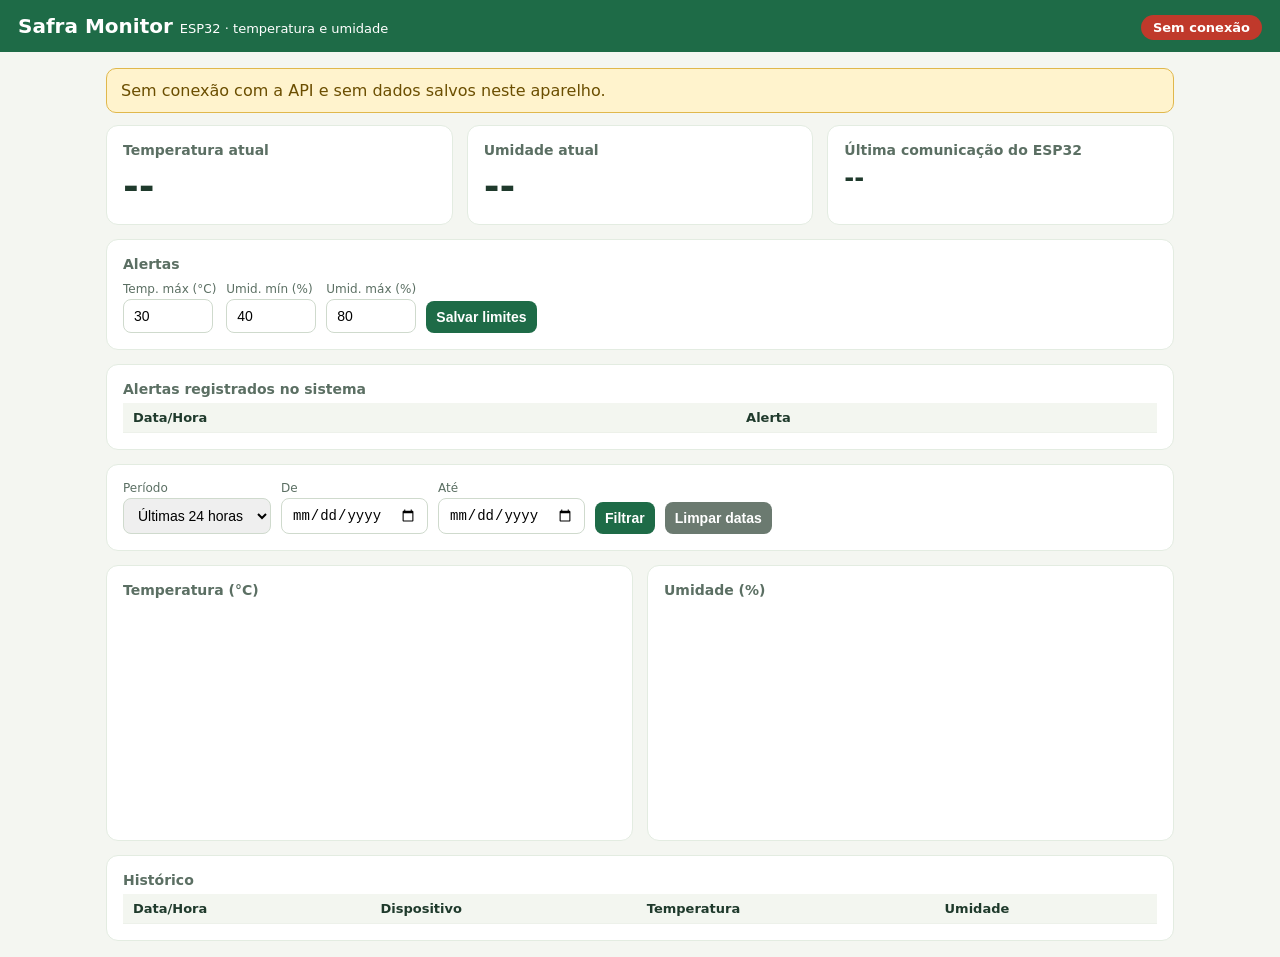
<file: Frontend/Monitor/index.html>
<!DOCTYPE html>
<html lang="pt-BR"><head><meta charset="utf-8">
<meta name="viewport" content="width=device-width, initial-scale=1">
<title>Safra Monitor</title>
<link rel="manifest" href="manifest.json"><meta name="theme-color" content="#1e6b47">
<link rel="icon" href="icon-192.png"><link rel="apple-touch-icon" href="icon-192.png">
<style>
*{box-sizing:border-box}body{margin:0;font-family:system-ui,Segoe UI,Arial,sans-serif;background:#f4f6f1;color:#1f3a2c}
header{background:#1e6b47;color:#fff;padding:14px 18px;display:flex;flex-wrap:wrap;gap:10px;align-items:center;justify-content:space-between}
h1{margin:0;font-size:20px}main{max-width:1100px;margin:0 auto;padding:16px}
.badge{padding:5px 12px;border-radius:99px;font-size:13px;font-weight:700;background:#888}
.on{background:#2e9e5b}.warn{background:#d98a00}.off{background:#c0392b}
#aviso{display:none;margin-bottom:12px;padding:12px 14px;border-radius:10px;background:#fff3cd;border:1px solid #e0b84c;color:#6b4e00}
.grid{display:grid;gap:14px;grid-template-columns:repeat(auto-fit,minmax(260px,1fr));margin-bottom:14px}
.card{background:#fff;border:1px solid #e3ece1;border-radius:12px;padding:16px}
.card h2{margin:0 0 6px;font-size:14px;color:#5b6f63}.val{font-size:38px;font-weight:800}.sub{font-size:12px;color:#6b7a70}
.alerta{border-color:#c0392b;background:#fdecea}.val.alerta-t{color:#c0392b}
#alertas .item{margin:6px 0;padding:8px 12px;border-radius:8px;background:#fdecea;color:#9b2c20;font-weight:600;font-size:14px}
#alertas .ok{background:#e8f5ec;color:#256b43}
canvas{width:100%;height:220px;display:block}
.filtros,.lim{display:flex;flex-wrap:wrap;gap:10px;align-items:end}
label{font-size:12px;color:#5b6f63;display:flex;flex-direction:column;gap:3px}
input,select,button{padding:8px 10px;border:1px solid #cfdacd;border-radius:8px;font-size:14px}
button{background:#1e6b47;color:#fff;border:0;cursor:pointer;font-weight:700}input[type=number]{width:90px}
.tab{max-height:320px;overflow:auto}table{width:100%;border-collapse:collapse;font-size:13px}
th,td{padding:7px 10px;border-bottom:1px solid #edf1ea;text-align:left}th{background:#f3f6f0;position:sticky;top:0}
</style></head><body>
<header><h1>Safra Monitor <small style="font-weight:400;font-size:13px">ESP32 · temperatura e umidade</small></h1>
<div><span id="badge" class="badge">Carregando…</span> <button id="inst" style="display:none">Instalar app</button></div></header>
<main>
<div id="aviso"></div>
<div class="grid">
 <div class="card" id="cT"><h2>Temperatura atual</h2><div class="val" id="vT">--</div><div class="sub" id="sT"></div></div>
 <div class="card" id="cU"><h2>Umidade atual</h2><div class="val" id="vU">--</div><div class="sub" id="sU"></div></div>
 <div class="card"><h2>Última comunicação do ESP32</h2><div class="val" style="font-size:24px" id="vC">--</div><div class="sub" id="sC"></div></div>
</div>
<div class="card" style="margin-bottom:14px"><h2>Alertas</h2><div id="alertas"></div>
 <div class="lim" style="margin-top:10px"><label>Temp. máx (°C)<input id="tmax" type="number" step="0.5"></label>
 <label>Umid. mín (%)<input id="umin" type="number"></label><label>Umid. máx (%)<input id="umax" type="number"></label>
 <button id="salvaLim">Salvar limites</button></div></div>
<div class="card" style="margin-bottom:14px"><h2>Alertas registrados no sistema <span class="sub" id="contA"></span></h2><div class="tab" style="max-height:200px"><table><thead><tr><th>Data/Hora</th><th>Alerta</th></tr></thead><tbody id="tbA"></tbody></table></div></div>
<div class="card" style="margin-bottom:14px"><div class="filtros">
 <label>Período<select id="per"><option value="24h">Últimas 24 horas</option><option value="7d">Últimos 7 dias</option><option value="30d">Últimos 30 dias</option></select></label>
 <label>De<input id="ini" type="date"></label><label>Até<input id="fim" type="date"></label>
 <button id="filtrar">Filtrar</button><button id="limpar" style="background:#6b7a70">Limpar datas</button></div></div>
<div class="grid"><div class="card"><h2>Temperatura (°C)</h2><canvas id="gT"></canvas></div>
<div class="card"><h2>Umidade (%)</h2><canvas id="gU"></canvas></div></div>
<div class="card"><h2>Histórico <span class="sub" id="cont"></span></h2><div class="tab"><table><thead><tr><th>Data/Hora</th><th>Dispositivo</th><th>Temperatura</th><th>Umidade</th></tr></thead><tbody id="tb"></tbody></table></div></div>
</main>
<script>
const API = location.port === "8000" ? "" : "http://" + (location.hostname || "127.0.0.1") + ":8000";
const $ = id => document.getElementById(id), LS = (k, v) => { try { if (v === undefined) return JSON.parse(localStorage.getItem(k)); localStorage.setItem(k, JSON.stringify(v)); } catch (e) { return null; } };
let lim = LS("limites") || { tmax: 30, umin: 40, umax: 80 }, dados = null;
["tmax", "umin", "umax"].forEach(k => $(k).value = lim[k]);

async function get(path) {
  const c = new AbortController(), t = setTimeout(() => c.abort(), 6000);
  try {
    const r = await fetch(API + path, { signal: c.signal });
    if (!r.ok) throw { status: r.status };
    return await r.json();
  } finally { clearTimeout(t); }
}
async function carregar() {
  const p = new URLSearchParams({ limite: 5000, ordem: "asc" });
  if ($("ini").value || $("fim").value) { if ($("ini").value) p.set("inicio", $("ini").value); if ($("fim").value) p.set("fim", $("fim").value); }
  else p.set("periodo", $("per").value);
  try {
    const [u, h, lm, a] = await Promise.all([get("/api/leituras/ultima").catch(e => e.status === 404 ? null : Promise.reject(e)), get("/api/leituras?" + p), get("/api/limites"), get("/api/alertas?limite=100")]);
    lim = { tmax: lm.temp_max, umin: lm.umid_min, umax: lm.umid_max }; LS("limites", lim);
    if (document.activeElement.tagName !== "INPUT") ["tmax", "umin", "umax"].forEach(k => $(k).value = lim[k]);
    dados = { u, h, a, salvoEm: new Date().toLocaleString("pt-BR") }; LS("cache", dados); desenhar(false);
  } catch (e) {
    const c = LS("cache");
    if (c) { dados = c; desenhar(true, e.status); } else { setBadge("Sem conexão", "off"); aviso(e.status === 401 ? "A API exige login. Defina LEITURAS_GET_PUBLICO=true no .env." : "Sem conexão com a API e sem dados salvos neste aparelho."); }
  }
}
function setBadge(t, c) { $("badge").textContent = t; $("badge").className = "badge " + c; }
function aviso(t) { $("aviso").style.display = t ? "block" : "none"; $("aviso").textContent = t || ""; }
function tempoAtras(s) { if (s == null) return "--"; if (s < 60) return s + " s"; if (s < 3600) return Math.floor(s / 60) + " min"; if (s < 86400) return Math.floor(s / 3600) + " h"; return Math.floor(s / 86400) + " dias"; }

function desenhar(offline, status) {
  const { u, h } = dados;
  if (offline) { setBadge("Offline · dados salvos", "off"); aviso(status === 401 ? "A API exige login. Mostrando dados salvos em " + dados.salvoEm + "." : "Sem conexão com a API. Estes dados foram salvos em " + dados.salvoEm + " e NÃO são medições em tempo real."); }
  else { aviso(""); setBadge(u && u.online ? "Online · ESP32 enviando" : "ESP32 sem comunicação", u && u.online ? "on" : "warn"); }
  const rot = offline ? "Última leitura salva (não é tempo real)" : "Leitura recebida";
  if (u) {
    $("vT").textContent = u.temperatura.toFixed(1) + " °C"; $("vU").textContent = u.umidade.toFixed(1) + " %";
    $("sT").textContent = $("sU").textContent = rot + " · " + u.data_hora_local;
    $("vC").textContent = offline ? u.data_hora_local : "há " + tempoAtras(u.segundos_desde_ultima);
    $("sC").textContent = (offline ? "Dispositivo " : "Dispositivo ") + u.device_id + (offline ? " · dado salvo" : (u.online ? " · online" : " · offline"));
  } else { $("vT").textContent = $("vU").textContent = $("vC").textContent = "--"; $("sT").textContent = $("sU").textContent = $("sC").textContent = "Nenhuma leitura registrada ainda."; }
  const av = [];
  if (u) {
    if (u.temperatura > lim.tmax) av.push("🌡️ Temperatura elevada: " + u.temperatura.toFixed(1) + " °C (máx. " + lim.tmax + " °C)");
    if (u.umidade < lim.umin) av.push("💧 Umidade baixa: " + u.umidade.toFixed(1) + " % (mín. " + lim.umin + " %)");
    if (u.umidade > lim.umax) av.push("💧 Umidade alta: " + u.umidade.toFixed(1) + " % (máx. " + lim.umax + " %)");
  }
  $("alertas").innerHTML = av.length ? av.map(a => '<div class="item">' + a + (offline ? " (dado salvo)" : "") + "</div>").join("") : '<div class="item ok">Tudo dentro dos limites.</div>';
  $("cT").classList.toggle("alerta", !!(u && u.temperatura > lim.tmax));
  $("cU").classList.toggle("alerta", !!(u && (u.umidade < lim.umin || u.umidade > lim.umax)));
  const L = h.leituras;
  grafico($("gT"), L.map(x => x.temperatura), L, "#d9534f"); grafico($("gU"), L.map(x => x.umidade), L, "#2b7bb9");
  $("cont").textContent = "(" + h.retornadas + " de " + h.total + " leituras no filtro)";
  const A = (dados.a && dados.a.alertas) || [];
  $("contA").textContent = "(" + (dados.a ? dados.a.total : 0) + " no total)";
  $("tbA").innerHTML = A.length ? A.map(x => "<tr><td>" + x.data_hora_local + "</td><td>" + x.mensagem + "</td></tr>").join("") : '<tr><td colspan="2">Nenhum alerta registrado.</td></tr>';
  $("tb").innerHTML = L.slice(-200).reverse().map(x => "<tr><td>" + x.data_hora_local + "</td><td>" + x.device_id + "</td><td>" + x.temperatura.toFixed(1) + " °C</td><td>" + x.umidade.toFixed(1) + " %</td></tr>").join("");
}
function grafico(cv, ys, L, cor) {
  const d = devicePixelRatio || 1, W = cv.width = cv.clientWidth * d, H = cv.height = cv.clientHeight * d, c = cv.getContext("2d");
  c.clearRect(0, 0, W, H); c.font = 12 * d + "px sans-serif"; c.fillStyle = "#6b7a70";
  if (ys.length < 2) { c.fillText("Dados insuficientes no período", 16 * d, H / 2); return; }
  let mn = Math.min(...ys), mx = Math.max(...ys); if (mx - mn < 2) { const m = (mx + mn) / 2; mn = m - 1; mx = m + 1; }
  const r = mx - mn, l = 44 * d, b = 24 * d, t = 10 * d;
  const X = i => l + i * (W - l - 10 * d) / (ys.length - 1), Y = y => H - b - (y - mn) / r * (H - b - t);
  c.strokeStyle = "#e3ece1"; c.lineWidth = 1; [mn, (mn + mx) / 2, mx].forEach(v => { c.beginPath(); c.moveTo(l, Y(v)); c.lineTo(W, Y(v)); c.stroke(); c.fillText(v.toFixed(1), 4 * d, Y(v) + 4 * d); });
  c.strokeStyle = cor; c.lineWidth = 2 * d; c.beginPath(); ys.forEach((y, i) => i ? c.lineTo(X(i), Y(y)) : c.moveTo(X(i), Y(y))); c.stroke();
  c.fillStyle = "#6b7a70"; c.fillText(L[0].data_hora_local, l, H - 6 * d); const f = L[L.length - 1].data_hora_local; c.fillText(f, W - c.measureText(f).width - 6 * d, H - 6 * d);
}
$("filtrar").onclick = carregar;
$("limpar").onclick = () => { $("ini").value = $("fim").value = ""; carregar(); };
$("per").onchange = () => { $("ini").value = $("fim").value = ""; carregar(); };
$("salvaLim").onclick = async () => {
  const n = { temp_max: +$("tmax").value, umid_min: +$("umin").value, umid_max: +$("umax").value };
  try {
    const r = await fetch(API + "/api/limites", { method: "PUT", headers: { "Content-Type": "application/json" }, body: JSON.stringify(n) });
    if (!r.ok) { const j = await r.json().catch(() => ({})); alert(typeof j.detail === "string" ? j.detail : "Limites inválidos."); return; }
    carregar();
  } catch (e) { alert("Sem conexão com a API: limites não salvos."); }
};
window.addEventListener("online", carregar); window.addEventListener("offline", () => { if (dados) desenhar(true); });
let ev; window.addEventListener("beforeinstallprompt", e => { e.preventDefault(); ev = e; $("inst").style.display = "inline-block"; });
$("inst").onclick = async () => { if (ev) { ev.prompt(); ev = null; $("inst").style.display = "none"; } };
if ("serviceWorker" in navigator) navigator.serviceWorker.register("sw.js").catch(() => {});
carregar(); setInterval(carregar, 15000); window.addEventListener("resize", () => dados && desenhar(!navigator.onLine));
</script></body></html>
</file>
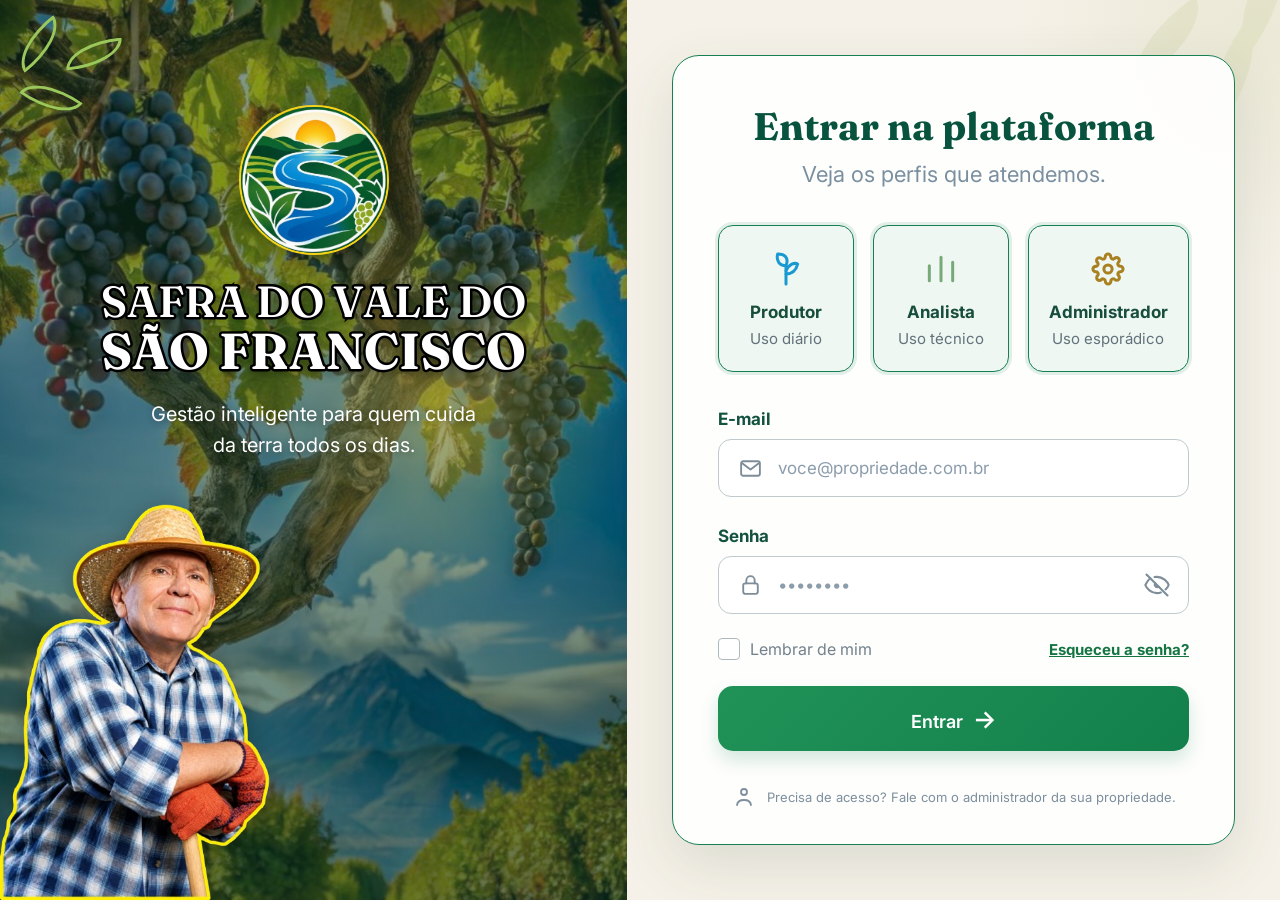
<file: Frontend/ADM/adm.html>
<!DOCTYPE html>
<html lang="pt-BR">
<head>
  <meta charset="UTF-8">
  <meta name="viewport" content="width=device-width, initial-scale=1.0">
  <title>Safra — ADM</title>
  <link rel="preconnect" href="https://fonts.googleapis.com">
  <link rel="preconnect" href="https://fonts.gstatic.com" crossorigin>
  <link href="https://fonts.googleapis.com/css2?family=Fraunces:opsz,wght@9..144,400;9..144,500;9..144,600;9..144,700&family=Inter:wght@400;500;600;700&display=swap" rel="stylesheet">
  <link rel="stylesheet" href="adm.css">
  <link rel="stylesheet" href="../tema.css">
</head>
<body data-pagina-padrao="adm.inicial">

  <!-- =====================================================================
       COMPONENTES COMPARTILHADOS
       O menu lateral e a barra do topo são escritos UMA vez só, aqui.
       O Frontend/comum.js copia estes modelos para dentro de cada tela
       (veja os espaços data-componente="sidebar" / "topbar" nas telas).
       Para mudar o menu ou a barra do topo, edite só os modelos abaixo.
       ===================================================================== -->
  <template id="tpl-sidebar">
    <div class="logo-area">
    <img alt="Logo Safra" class="logo-img" src="/Frontend/Login/img/logotipo-menu.png"/>
    <div class="logo-text">
    <h2>Safra</h2>
    <span>Vale do São Francisco</span>
    </div>
    </div>
    <nav class="menu">
    <a class="menu-item" href="#adm.inicial">
    <span class="icone"><svg class="ico" viewBox="0 0 24 24" fill="none" stroke="currentColor" stroke-width="1.8" stroke-linecap="round" stroke-linejoin="round" aria-hidden="true"><path d="M3 11.5 12 4l9 7.5"/><path d="M5.5 10v10h13V10"/><path d="M10 20v-5.5h4V20"/></svg></span>
    <span>Inicial</span>
    </a>
    <a class="menu-item" href="#adm.usuarios">
    <span class="icone"><svg class="ico" viewBox="0 0 24 24" fill="none" stroke="currentColor" stroke-width="1.8" stroke-linecap="round" stroke-linejoin="round" aria-hidden="true"><circle cx="9" cy="8" r="3.5"/><path d="M2.5 20a6.5 6.5 0 0 1 13 0"/><path d="M16 4.7a3.5 3.5 0 0 1 0 6.6M18.5 14.2a6.5 6.5 0 0 1 3 5.8"/></svg></span>
    <span>Usuários</span>
    </a>
    <a class="menu-item" href="#adm.permissoes">
    <span class="icone"><svg class="ico" viewBox="0 0 24 24" fill="none" stroke="currentColor" stroke-width="1.8" stroke-linecap="round" stroke-linejoin="round" aria-hidden="true"><path d="M12 3l8 3v6c0 4.8-3.4 8-8 9-4.6-1-8-4.2-8-9V6z"/><path d="M9 12l2 2 4-4"/></svg></span>
    <span>Permissões</span>
    </a>
    <a class="menu-item" href="#adm.dados">
    <span class="icone"><svg class="ico" viewBox="0 0 24 24" fill="none" stroke="currentColor" stroke-width="1.8" stroke-linecap="round" stroke-linejoin="round" aria-hidden="true"><ellipse cx="12" cy="5.5" rx="8" ry="3"/><path d="M4 5.5v13c0 1.7 3.6 3 8 3s8-1.3 8-3v-13"/><path d="M4 12c0 1.7 3.6 3 8 3s8-1.3 8-3"/></svg></span>
    <span>Dados</span>
    </a>
    <a class="menu-item" href="#adm.logs">
    <span class="icone"><svg class="ico" viewBox="0 0 24 24" fill="none" stroke="currentColor" stroke-width="1.8" stroke-linecap="round" stroke-linejoin="round" aria-hidden="true"><path d="M8 6h13M8 12h13M8 18h13M3.5 6v.01M3.5 12v.01M3.5 18v.01"/></svg></span>
    <span>Logs do sistema</span>
    </a>
    <a class="menu-item" href="#adm.relatorios">
    <span class="icone"><svg class="ico" viewBox="0 0 24 24" fill="none" stroke="currentColor" stroke-width="1.8" stroke-linecap="round" stroke-linejoin="round" aria-hidden="true"><path d="M14 3H6.5v18h11V6.5z"/><path d="M14 3v3.5h3.5M9.5 12h5M9.5 16h5"/></svg></span>
    <span>Relatórios</span>
    </a>
    <a class="menu-item alerta-menu" href="#adm.alertas">
    <span class="icone"><svg class="ico" viewBox="0 0 24 24" fill="none" stroke="currentColor" stroke-width="1.8" stroke-linecap="round" stroke-linejoin="round" aria-hidden="true"><path d="M6 9a6 6 0 0 1 12 0c0 6.5 2.5 8 2.5 8h-17S6 15.5 6 9"/><path d="M10.2 20.5a2 2 0 0 0 3.6 0"/></svg></span>
    <span>Alertas</span>
    <span class="badge" style="display:none">0</span>
    </a>
    <a class="menu-item" href="#adm.configuracoes">
    <span class="icone"><svg class="ico" viewBox="0 0 24 24" fill="none" stroke="currentColor" stroke-width="1.8" stroke-linecap="round" stroke-linejoin="round" aria-hidden="true"><path d="M4 6h9M17 6h3M4 12h3M11 12h9M4 18h11M19 18h1"/><circle cx="15" cy="6" r="2"/><circle cx="9" cy="12" r="2"/><circle cx="17" cy="18" r="2"/></svg></span>
    <span>Configurações</span>
    </a>
    </nav>
    <div class="sidebar-bottom">
    <a class="menu-item sair" href="#">
    <span class="icone"><svg class="ico" viewBox="0 0 24 24" fill="none" stroke="currentColor" stroke-width="1.8" stroke-linecap="round" stroke-linejoin="round" aria-hidden="true"><path d="M9 21H5V3h4"/><path d="M16 16.5l4.5-4.5L16 7.5M20.5 12H9"/></svg></span>
    <span>Sair</span>
    </a>
    </div>
  </template>

  <template id="tpl-topbar">
    <div class="tb-conta">
    <button type="button" class="tb-sino" aria-label="Notificações"><svg class="ico" viewBox="0 0 24 24" fill="none" stroke="currentColor" stroke-width="1.8" stroke-linecap="round" stroke-linejoin="round" aria-hidden="true"><path d="M6 9a6 6 0 0 1 12 0c0 6.5 2.5 8 2.5 8h-17S6 15.5 6 9"/><path d="M10.2 20.5a2 2 0 0 0 3.6 0"/></svg><span class="tb-badge" style="display:none">0</span></button>
    <div class="tb-usuario" tabindex="0" role="button" aria-label="Conta de Júnior Fernandez">
    <span class="tb-avatar">JF</span>
    <span class="tb-dados"><strong>Júnior Fernandez</strong><small>Administrador do Sistema</small></span>
    <svg class="ico tb-seta" viewBox="0 0 24 24" fill="none" stroke="currentColor" stroke-width="1.8" stroke-linecap="round" stroke-linejoin="round" aria-hidden="true"><path d="M6 9l6 6 6-6"/></svg>
    </div>
    </div>
    <label class="tb-busca"><svg class="ico" viewBox="0 0 24 24" fill="none" stroke="currentColor" stroke-width="1.8" stroke-linecap="round" stroke-linejoin="round" aria-hidden="true"><circle cx="11" cy="11" r="7"/><path d="M20.5 20.5L16 16"/></svg><input type="text"/></label>
  </template>

<section class="safra-page" id="adm.alertas" data-page-title="Alertas | Safra">

<!-- SIDEBAR -->
<aside class="sidebar" data-componente="sidebar"></aside>
<!-- CONTEÚDO -->
<main class="conteudo">
<!-- TOPBAR -->
<header class="topbar tb" data-componente="topbar" data-busca="Buscar alerta..."></header>
<!-- CABEÇALHO -->
<section class="cabecalho">
<div>
<h1>
                    Alertas
                </h1>
<p>
                    Acompanhe alertas e situações que precisam de atenção no sistema Safra.
                </p>
</div>
<button class="btn-marcar" id="btnMarcarTodos">
                <svg class="ico ico-inline" viewBox="0 0 24 24" fill="none" stroke="currentColor" stroke-width="1.8" stroke-linecap="round" stroke-linejoin="round" aria-hidden="true"><path d="M5 12.5l4.5 4.5L19 7"/></svg> Marcar todos como lidos
            </button>
</section>
<!-- STATUS -->
<section class="status">
<div class="status-icone"><svg class="ico" viewBox="0 0 24 24" fill="none" stroke="currentColor" stroke-width="1.8" stroke-linecap="round" stroke-linejoin="round" aria-hidden="true"><circle cx="12" cy="12" r="9"/><path d="M12 7.5v5.5M12 16.5v.01"/></svg></div>
<div class="status-texto">
<strong data-alertas="status-titulo">Carregando alertas…</strong>
<span data-alertas="status-texto">Consultando as fontes.</span>
</div>
<small>
                Atualizado <span data-alertas="atualizado">—</span>
            </small>
</section>
<!-- CARDS -->
<section class="cards">
<div class="card">
<div class="card-icone vermelho"><svg class="ico" viewBox="0 0 24 24" fill="none" stroke="currentColor" stroke-width="1.8" stroke-linecap="round" stroke-linejoin="round" aria-hidden="true"><circle cx="12" cy="12" r="9"/><path d="M12 7.5v5.5M12 16.5v.01"/></svg></div>
<div class="card-info">
<span>
                        Alertas urgentes
                    </span>
<strong data-alertas="urgentes">—</strong>
<small data-alertas="urgentes-sub">Requer atenção imediata</small>
</div>
</div>
<div class="card">
<div class="card-icone amarelo"><svg class="ico" viewBox="0 0 24 24" fill="none" stroke="currentColor" stroke-width="1.8" stroke-linecap="round" stroke-linejoin="round" aria-hidden="true"><path d="M12 3.5L2.5 20h19z"/><path d="M12 10v4.5M12 17.5v.01"/></svg></div>
<div class="card-info">
<span>
                        Atenção
                    </span>
<strong data-alertas="atencao">—</strong>
<small data-alertas="atencao-sub">Precisam ser analisados</small>
</div>
</div>
<div class="card">
<div class="card-icone azul"><svg class="ico" viewBox="0 0 24 24" fill="none" stroke="currentColor" stroke-width="1.8" stroke-linecap="round" stroke-linejoin="round" aria-hidden="true"><circle cx="12" cy="12" r="9"/><path d="M12 11v5.5M12 7.5v.01"/></svg></div>
<div class="card-info">
<span>
                        Informativos
                    </span>
<strong data-alertas="informativos">—</strong>
<small data-alertas="informativos-sub">Novas informações</small>
</div>
</div>
<div class="card">
<div class="card-icone roxo"><svg class="ico" viewBox="0 0 24 24" fill="none" stroke="currentColor" stroke-width="1.8" stroke-linecap="round" stroke-linejoin="round" aria-hidden="true"><path d="M5 9h14M5 15h14M10 4L8 20M16 4l-2 16"/></svg></div>
<div class="card-info">
<span>
                        Total de alertas
                    </span>
<strong data-alertas="total-card">—</strong>
<small data-alertas="total-sub">Ativos agora</small>
</div>
</div>
</section>
<!-- FILTROS -->
<section class="painel filtros-painel">
<div class="painel-header">
<div>
<h2>
                        Filtros
                    </h2>
<span>
                        Encontre alertas específicos do sistema
                    </span>
</div>
</div>
<div class="filtros">
<div class="campo">
<label>
                        Buscar
                    </label>
<div class="campo-input">
<span><svg class="ico ico-inline" viewBox="0 0 24 24" fill="none" stroke="currentColor" stroke-width="1.8" stroke-linecap="round" stroke-linejoin="round" aria-hidden="true"><circle cx="11" cy="11" r="7"/><path d="M20.5 20.5L16 16"/></svg></span>
<input id="buscaAlerta" placeholder="Buscar por alerta..." type="text"/>
</div>
</div>
<div class="campo">
<label>
                        Prioridade
                    </label>
<select id="prioridade">
<option>
                            Todas as prioridades
                        </option>
<option>
                            Urgente
                        </option>
<option>
                            Atenção
                        </option>
<option>
                            Informativo
                        </option>
</select>
</div>
<div class="campo">
<label>
                        Status
                    </label>
<select id="status">
<option>
                            Todos os status
                        </option>
<option>
                            Não lido
                        </option>
<option>
                            Lido
                        </option>
</select>
</div>
<button class="btn-filtrar" id="btnFiltrarAlertas">
                    Filtrar
                </button>
</div>
</section>
<!-- LISTA DE ALERTAS -->
<section class="painel">
<div class="painel-header">
<div>
<h2>
                        Alertas recentes
                    </h2>
<span>
                        Últimas ocorrências registradas no sistema
                    </span>
</div>
<strong class="total" data-alertas="total">—</strong>
</div>
<div class="alertas-lista" data-alertas="lista"></div>
</section>

<!-- FOOTER -->
<footer>
<span>
                Safra • Vale do São Francisco
            </span>
<span>
                Sistema atualizado
            </span>
</footer>
</main>

</section>
<section class="safra-page" id="adm.configuracoes" data-config-page style="display:none" data-page-title="Configurações | Safra">

<!-- =========================
         SIDEBAR
    ========================== -->
<aside class="sidebar" data-componente="sidebar"></aside>
<!-- =========================
         CONTEÚDO
    ========================== -->
<main class="conteudo">
<!-- TOPBAR -->
<header class="topbar tb" data-componente="topbar" data-busca="Buscar configuração..."></header>
<!-- CABEÇALHO -->
<section class="cabecalho">
<div class="titulo-area">
<div class="titulo-icone"><svg class="ico" viewBox="0 0 24 24" fill="none" stroke="currentColor" stroke-width="1.8" stroke-linecap="round" stroke-linejoin="round" aria-hidden="true"><path d="M4 6h9M17 6h3M4 12h3M11 12h9M4 18h11M19 18h1"/><circle cx="15" cy="6" r="2"/><circle cx="9" cy="12" r="2"/><circle cx="17" cy="18" r="2"/></svg></div>
<div>
<h1>Configurações</h1>
<p>
                        Gerencie suas informações, preferências e configurações da conta.
                    </p>
</div>
</div>
<button class="btn-principal" type="button" data-config="salvar">
                <svg class="ico ico-inline" viewBox="0 0 24 24" fill="none" stroke="currentColor" stroke-width="1.8" stroke-linecap="round" stroke-linejoin="round" aria-hidden="true"><path d="M5 12.5l4.5 4.5L19 7"/></svg> Salvar alterações
            </button>
</section>
<!-- =========================
             PERFIL
        ========================== -->
<section class="config-card">
<div class="config-titulo">
<div class="config-icone verde"><svg class="ico" viewBox="0 0 24 24" fill="none" stroke="currentColor" stroke-width="1.8" stroke-linecap="round" stroke-linejoin="round" aria-hidden="true"><circle cx="12" cy="8" r="4"/><path d="M4.5 21a7.5 7.5 0 0 1 15 0"/></svg></div>
<div>
<h2>Meu perfil</h2>
<p>
                        Atualize suas informações pessoais e dados de acesso.
                    </p>
</div>
</div>
<div class="perfil-area">
<div class="perfil-avatar" data-config="avatar">JP</div>
<div class="perfil-dados">
<strong data-config="nome-exibido">João Silva</strong>
<span data-config="perfil-exibido">Produtor</span>
<button class="btn-foto" type="button" data-config="alterar-foto">
                        Alterar foto
                    </button>
</div>
</div>
<div class="form-grid">
<div class="campo">
<label>Nome completo</label>
<input type="text" data-config="nome" value="" autocomplete="name"/>
</div>
<div class="campo">
<label>E-mail</label>
<input type="email" data-config="email" value="" autocomplete="email"/>
</div>
<div class="campo">
<label>Telefone</label>
<input type="text" data-config="telefone" value="" placeholder="(00) 00000-0000" inputmode="tel" autocomplete="tel"/>
</div>
<div class="campo">
<label>Tipo de usuário</label>
<input disabled="" type="text" data-config="tipo" value="Produtor"/>
</div>
</div>
</section>
<!-- =========================
             NOTIFICAÇÕES
        ========================== -->
<section class="config-card">
<div class="config-titulo">
<div class="config-icone amarelo"><svg class="ico" viewBox="0 0 24 24" fill="none" stroke="currentColor" stroke-width="1.8" stroke-linecap="round" stroke-linejoin="round" aria-hidden="true"><path d="M6 9a6 6 0 0 1 12 0c0 6.5 2.5 8 2.5 8h-17S6 15.5 6 9"/><path d="M10.2 20.5a2 2 0 0 0 3.6 0"/></svg></div>
<div>
<h2>Notificações</h2>
<p>
                        Escolha quais avisos deseja receber da plataforma.
                    </p>
</div>
</div>
<div class="opcoes">
<div class="opcao">
<div>
<strong>Segurança e acessos</strong>
<span>
Falhas de login e acessos suspeitos ao sistema.
</span>
</div>
<label class="switch">
<input data-pref="notif_producao" checked="" type="checkbox"/>
<span class="slider"></span>
</label>
</div>
<div class="opcao">
<div>
<strong>Condições climáticas</strong>
<span>
Calor, frio, chuva e outros avisos do Open-Meteo para a região.
</span>
</div>
<label class="switch">
<input data-pref="notif_clima" checked="" type="checkbox"/>
<span class="slider"></span>
</label>
</div>
<div class="opcao">
<div>
<strong>Fontes de dados e sistema</strong>
<span>
Sensor ESP32, banco de dados, ThingSpeak e qualidade dos dados.
</span>
</div>
<label class="switch">
<input data-pref="notif_exportacao" checked="" type="checkbox"/>
<span class="slider"></span>
</label>
</div>
<div class="opcao">
<div>
<strong>Usuários e contas</strong>
<span>
Cadastros, alterações e usuários que ainda não acessaram o sistema.
</span>
</div>
<label class="switch">
<input data-pref="notif_relatorios" type="checkbox"/>
<span class="slider"></span>
</label>
</div>
</div>
</section>
<!-- =========================
             SEGURANÇA
        ========================== -->
<section class="config-card">
<div class="config-titulo">
<div class="config-icone roxo"><svg class="ico" viewBox="0 0 24 24" fill="none" stroke="currentColor" stroke-width="1.8" stroke-linecap="round" stroke-linejoin="round" aria-hidden="true"><rect x="5" y="11" width="14" height="9.5" rx="2"/><path d="M8 11V8a4 4 0 0 1 8 0v3"/></svg></div>
<div>
<h2>Segurança</h2>
<p>
                        Gerencie sua senha e mantenha sua conta protegida.
                    </p>
</div>
</div>
<div class="seguranca">
<div class="seguranca-info">
<div class="seguranca-icon"><svg class="ico" viewBox="0 0 24 24" fill="none" stroke="currentColor" stroke-width="1.8" stroke-linecap="round" stroke-linejoin="round" aria-hidden="true"><circle cx="8" cy="15" r="4"/><path d="M11 12l9-9M16 7l3 3"/></svg></div>
<div>
<strong>Senha</strong>
<span data-config="senha-info">Última alteração há 30 dias</span>
</div>
</div>
<button class="btn-secundario" type="button" data-config="alterar-senha">Alterar senha</button>
</div>
<div class="seguranca">
<div class="seguranca-info">
<div class="seguranca-icon"><svg class="ico" viewBox="0 0 24 24" fill="none" stroke="currentColor" stroke-width="1.8" stroke-linecap="round" stroke-linejoin="round" aria-hidden="true"><path d="M12 3l8 3v6c0 4.8-3.4 8-8 9-4.6-1-8-4.2-8-9V6z"/><path d="M9 12l2 2 4-4"/></svg></div>
<div>
<strong>Autenticação em duas etapas</strong>
<span>
                            Adicione uma camada extra de segurança à sua conta.
                        </span>
</div>
</div>
<label class="switch">
<input data-pref="autenticacao_2fa" type="checkbox"/>
<span class="slider"></span>
</label>
</div>
</section>
<!-- =========================
             ZONA DA CONTA
        ========================== -->
<section class="config-card conta">
<div>
<h2>Conta</h2>
<p>
                    Ações relacionadas à sua conta no sistema.
                </p>
</div>
<button class="btn-sair" type="button" data-config="sair">
                Sair da conta
            </button>
</section>
<div class="rodape">
<span>
                Safra • Vale do São Francisco
            </span>
<span>
                Última sincronização: <span data-ts="sync">há 15 segundos</span>
            </span>
</div>
</main>
</section>
<section class="safra-page" id="adm.dados" data-page-title="Dados | Safra" style="display:none">

<!-- SIDEBAR -->
<aside class="sidebar" data-componente="sidebar"></aside>
<!-- CONTEÚDO PRINCIPAL -->
<main class="conteudo">
<!-- TOPBAR -->
<header class="topbar tb" data-componente="topbar" data-busca="Buscar dado..."></header>
<!-- CABEÇALHO -->
<section class="cabecalho">
<div>
<h1>Dados</h1>
<p>
                    Monitore a qualidade, processamento e atualização dos dados da Safra.
                </p>
</div>
<button class="btn-atualizar" id="btnAtualizar">
                <svg class="ico ico-inline" viewBox="0 0 24 24" fill="none" stroke="currentColor" stroke-width="1.8" stroke-linecap="round" stroke-linejoin="round" aria-hidden="true"><path d="M20 11a8 8 0 0 0-14.5-3.5L4 9"/><path d="M4 4v5h5"/><path d="M4 13a8 8 0 0 0 14.5 3.5L20 15"/><path d="M20 20v-5h-5"/></svg> Atualizar dados
            </button>
</section>
<!-- STATUS DOS DADOS -->
<section class="status">
<div class="status-icone"><svg class="ico" viewBox="0 0 24 24" fill="none" stroke="currentColor" stroke-width="1.8" stroke-linecap="round" stroke-linejoin="round" aria-hidden="true"><path d="M5 12.5l4.5 4.5L19 7"/></svg></div>
<div class="status-texto">
<strong data-dados="status-titulo">Carregando dados…</strong>
<span data-dados="status-texto">Consultando as fontes de dados.</span>
</div>
<small>
                Atualizado <span data-dados="atualizado">—</span>
            </small>
</section>
<!-- CARDS -->
<section class="cards">
<div class="card">
<div class="card-icone verde"><svg class="ico" viewBox="0 0 24 24" fill="none" stroke="currentColor" stroke-width="1.8" stroke-linecap="round" stroke-linejoin="round" aria-hidden="true"><rect x="6" y="6" width="12" height="12" rx="2"/><rect x="9.5" y="9.5" width="5" height="5" rx="1"/><path d="M9 2.5v3.5M15 2.5v3.5M9 18v3.5M15 18v3.5M2.5 9H6M2.5 15H6M18 9h3.5M18 15h3.5"/></svg></div>
<div class="card-info">
<span>
                        Dados processados
                    </span>
<strong data-dados="processados">—</strong>
<small data-dados="processados-sub">Últimas 24 horas</small>
</div>
</div>
<div class="card">
<div class="card-icone azul"><svg class="ico" viewBox="0 0 24 24" fill="none" stroke="currentColor" stroke-width="1.8" stroke-linecap="round" stroke-linejoin="round" aria-hidden="true"><path d="M5 12.5l4.5 4.5L19 7"/></svg></div>
<div class="card-info">
<span>
                        Integridade dos dados
                    </span>
<strong data-dados="integridade">—</strong>
<small data-dados="integridade-sub">—</small>
</div>
</div>
<div class="card">
<div class="card-icone amarelo"><svg class="ico" viewBox="0 0 24 24" fill="none" stroke="currentColor" stroke-width="1.8" stroke-linecap="round" stroke-linejoin="round" aria-hidden="true"><ellipse cx="12" cy="5.5" rx="8" ry="3"/><path d="M4 5.5v13c0 1.7 3.6 3 8 3s8-1.3 8-3v-13"/><path d="M4 12c0 1.7 3.6 3 8 3s8-1.3 8-3"/></svg></div>
<div class="card-info">
<span>
                        Fontes conectadas
                    </span>
<strong data-dados="fontes-online">—</strong>
<small data-dados="fontes-sub">—</small>
</div>
</div>
<div class="card">
<div class="card-icone roxo"><svg class="ico" viewBox="0 0 24 24" fill="none" stroke="currentColor" stroke-width="1.8" stroke-linecap="round" stroke-linejoin="round" aria-hidden="true"><path d="M12 3.5L2.5 20h19z"/><path d="M12 10v4.5M12 17.5v.01"/></svg></div>
<div class="card-info">
<span>
                        Dados com atenção
                    </span>
<strong data-dados="atencao">—</strong>
<small data-dados="atencao-sub">—</small>
</div>
</div>
</section>
<!-- PAINÉIS -->
<section class="grid-paineis">
<!-- QUALIDADE DOS DADOS -->
<div class="painel">
<div class="painel-header">
<div>
<h2>
                            Qualidade dos dados
                        </h2>
<span>
                            Integridade das principais fontes
                        </span>
</div>
<strong class="percentual" data-dados="q-geral">—</strong>
</div>
<div data-dados="qualidade" style="display:contents"></div>
</div>

<!-- FONTES DE DADOS -->
<div class="painel">
<div class="painel-header">
<div>
<h2>
                            Fontes de dados
                        </h2>
<span>
                            Status das conexões
                        </span>
</div>
<span class="online" data-dados="fontes-estado">• —</span>
</div>
<div data-dados="fontes" style="display:contents"></div>
</div>
</section>
<!-- ATIVIDADES RECENTES -->
<section class="painel atividades">
<div class="painel-header">
<div>
<h2>
                        Processamento recente
                    </h2>
<span>
                        Últimas atividades realizadas nos dados
                    </span>
</div>
<a href="#adm.logs">Ver histórico</a>
</div>
<div data-dados="atividades" style="display:contents"></div>
</section>
<!-- RODAPÉ -->
<footer>
<span>
                Safra • Vale do São Francisco
            </span>
<span>
                Sistema atualizado
            </span>
</footer>
</main>

</section>
<section class="safra-page" id="adm.logs" data-page-title="Logs do sistema | Safra" style="display:none">

<!-- SIDEBAR -->
<aside class="sidebar" data-componente="sidebar"></aside>
<!-- CONTEÚDO -->
<main class="conteudo">
<!-- TOPBAR -->
<header class="topbar tb" data-componente="topbar" data-busca="Buscar nos logs..."></header>
<!-- CABEÇALHO -->
<section class="cabecalho">
<div>
<h1>Logs do sistema</h1>
<p>
                    Acompanhe as atividades e eventos registrados no sistema Safra.
                </p>
</div>
<button class="btn-exportar" id="btnExportar">
                ↓ Exportar logs
            </button>
</section>
<!-- STATUS -->
<section class="status">
<div class="status-icone"><svg class="ico" viewBox="0 0 24 24" fill="none" stroke="currentColor" stroke-width="1.8" stroke-linecap="round" stroke-linejoin="round" aria-hidden="true"><path d="M5 12.5l4.5 4.5L19 7"/></svg></div>
<div class="status-texto">
<strong><span data-log="status-titulo">Carregando…</span></strong>
<span><span data-log="status-texto"></span></span>
</div>
<small data-log="ultima">—</small>
</section>
<!-- CARDS -->
<section class="cards">
<div class="card">
<div class="card-icone verde"><svg class="ico" viewBox="0 0 24 24" fill="none" stroke="currentColor" stroke-width="1.8" stroke-linecap="round" stroke-linejoin="round" aria-hidden="true"><path d="M5 12.5l4.5 4.5L19 7"/></svg></div>
<div class="card-info">
<span>
                        Eventos hoje
                    </span>
<strong data-log="hoje">—</strong>
<small>
                        Desde 00:00
                    </small>
</div>
</div>
<div class="card">
<div class="card-icone azul"><svg class="ico" viewBox="0 0 24 24" fill="none" stroke="currentColor" stroke-width="1.8" stroke-linecap="round" stroke-linejoin="round" aria-hidden="true"><ellipse cx="12" cy="5.5" rx="8" ry="3"/><path d="M4 5.5v13c0 1.7 3.6 3 8 3s8-1.3 8-3v-13"/><path d="M4 12c0 1.7 3.6 3 8 3s8-1.3 8-3"/></svg></div>
<div class="card-info">
<span>
                        Acessos registrados
                    </span>
<strong data-log="acessos">—</strong>
<small>
                        Últimas 24 horas
                    </small>
</div>
</div>
<div class="card">
<div class="card-icone amarelo"><svg class="ico" viewBox="0 0 24 24" fill="none" stroke="currentColor" stroke-width="1.8" stroke-linecap="round" stroke-linejoin="round" aria-hidden="true"><circle cx="12" cy="12" r="9"/><path d="M12 7.5v5.5M12 16.5v.01"/></svg></div>
<div class="card-info">
<span>
                        Avisos
                    </span>
<strong data-log="avisos">—</strong>
<small>
                        Falhas de login · 24 h
                    </small>
</div>
</div>
<div class="card">
<div class="card-icone roxo"><svg class="ico" viewBox="0 0 24 24" fill="none" stroke="currentColor" stroke-width="1.8" stroke-linecap="round" stroke-linejoin="round" aria-hidden="true"><path d="M12 3.5L2.5 20h19z"/><path d="M12 10v4.5M12 17.5v.01"/></svg></div>
<div class="card-info">
<span>
                        Outras falhas
                    </span>
<strong data-log="erros">—</strong>
<small>
                        Últimas 24 horas
                    </small>
</div>
</div>
</section>
<!-- FILTROS -->
<section class="painel filtros-painel">
<div class="painel-header">
<div>
<h2>
                        Filtros de logs
                    </h2>
<span>
                        Encontre rapidamente um evento específico
                    </span>
</div>
</div>
<div class="filtros">
<div class="campo">
<label>Buscar</label>
<div class="campo-input">
<span><svg class="ico ico-inline" viewBox="0 0 24 24" fill="none" stroke="currentColor" stroke-width="1.8" stroke-linecap="round" stroke-linejoin="round" aria-hidden="true"><circle cx="11" cy="11" r="7"/><path d="M20.5 20.5L16 16"/></svg></span>
<input id="filtroBusca" placeholder="Usuário, ação ou descrição..." type="text"/>
</div>
</div>
<div class="campo">
<label>Tipo de evento</label>
<select id="filtroTipo">
<option value="">Todos os eventos</option>
<option value="Login">Login</option>
<option value="Usuário">Usuário</option>
<option value="Permissão">Permissão</option>
<option value="falha">Somente falhas</option>
</select>
</div>
<div class="campo">
<label>Período</label>
<select id="filtroPeriodo">
<option value="todos">Todo o histórico</option>
<option value="hoje">
                            Hoje
                        </option>
<option value="7">
                            Últimos 7 dias
                        </option>
<option value="30" selected>Últimos 30 dias</option>
</select>
</div>
<button class="btn-filtrar" id="btnFiltrarLogs">
                    Filtrar
                </button>
</div>
</section>
<!-- LOGS -->
<section class="painel logs-painel">
<div class="painel-header">
<div>
<h2>
                        Atividades do sistema
                    </h2>
<span>
                        Registro das últimas ações realizadas
                    </span>
</div>
<strong class="total-logs" data-log="total">—</strong>
</div>
<!-- CABEÇALHO DA TABELA -->
<div class="tabela-cabecalho">
<span>EVENTO</span>
<span>USUÁRIO</span>
<span>DATA E HORA</span>
<span>STATUS</span>
<span>AÇÃO</span>
</div>
<div id="listaLogs"><div class="log-item"><div class="evento"><div><strong>Carregando eventos…</strong></div></div></div></div>
</section>
<!-- PAGINAÇÃO -->
<div class="paginacao">
<span data-log="paginacao-texto"></span>
<div class="paginas" data-log="paginas"></div>
</div>
<!-- FOOTER -->
<footer>
<span>
                Safra • Vale do São Francisco
            </span>
<span>
                Sistema atualizado
            </span>
</footer>
</main>

</section>
<section class="safra-page" id="adm.permissoes" data-page-title="Permissões - Administrador | Safra" style="display:none">

<!-- SIDEBAR -->
<aside class="sidebar" data-componente="sidebar"></aside>
<!-- CONTEÚDO -->
<main class="conteudo">
<!-- TOPBAR -->
<header class="topbar tb" data-componente="topbar" data-busca="Buscar permissão..."></header>
<!-- CABEÇALHO -->
<section class="cabecalho">
<div>
<h1>Permissões</h1>
<p>
                    Gerencie os níveis de acesso e permissões dos usuários.
                </p>
</div>
<button class="btn-nova-permissao" id="btnNovaPermissao" type="button">Editar permissões</button>
</section>
<p class="perm-aviso" data-perm="aviso" style="display:none"></p>

<!-- CARDS -->
<section class="cards">
<div class="card">
<div class="card-icone verde"><svg class="ico" viewBox="0 0 24 24" fill="none" stroke="currentColor" stroke-width="1.8" stroke-linecap="round" stroke-linejoin="round" aria-hidden="true"><circle cx="12" cy="8" r="4"/><path d="M4.5 21a7.5 7.5 0 0 1 15 0"/></svg></div>
<div class="card-info">
<span>Perfis cadastrados</span>
<strong data-perm="c1">—</strong>
<small data-perm="c1-sub">Carregando…</small>
</div>
</div>
<div class="card">
<div class="card-icone azul"><svg class="ico" viewBox="0 0 24 24" fill="none" stroke="currentColor" stroke-width="1.8" stroke-linecap="round" stroke-linejoin="round" aria-hidden="true"><path d="M5 12.5l4.5 4.5L19 7"/></svg></div>
<div class="card-info">
<span>Usuários com acesso</span>
<strong data-perm="c2">—</strong>
<small data-perm="c2-sub">Carregando…</small>
</div>
</div>
<div class="card">
<div class="card-icone amarelo"><svg class="ico" viewBox="0 0 24 24" fill="none" stroke="currentColor" stroke-width="1.8" stroke-linecap="round" stroke-linejoin="round" aria-hidden="true"><ellipse cx="12" cy="5.5" rx="8" ry="3"/><path d="M4 5.5v13c0 1.7 3.6 3 8 3s8-1.3 8-3v-13"/><path d="M4 12c0 1.7 3.6 3 8 3s8-1.3 8-3"/></svg></div>
<div class="card-info">
<span>Permissões ativas</span>
<strong data-perm="c3">—</strong>
<small data-perm="c3-sub">Carregando…</small>
</div>
</div>
<div class="card">
<div class="card-icone roxo"><svg class="ico" viewBox="0 0 24 24" fill="none" stroke="currentColor" stroke-width="1.8" stroke-linecap="round" stroke-linejoin="round" aria-hidden="true"><path d="M12 3.5L2.5 20h19z"/><path d="M12 10v4.5M12 17.5v.01"/></svg></div>
<div class="card-info">
<span>Alterações recentes</span>
<strong data-perm="c4">—</strong>
<small data-perm="c4-sub">Carregando…</small>
</div>
</div>
</section>
<!-- PERFIS -->
<section class="painel">
<div class="painel-header">
<div>
<h2>Perfis de acesso</h2>
<span>
                        Defina o que cada perfil pode acessar no sistema.
                    </span>
</div>
<span class="contador" data-perm="contador">—</span>
</div>
<div class="perfis-lista" data-perm="perfis"></div>
</section>

<!-- MATRIZ DE PERMISSÕES -->
<section class="painel matriz">
<div class="painel-header">
<div>
<h2>Matriz de permissões</h2>
<span>
                        Visualização geral dos acessos por perfil.
                    </span>
</div>
</div>
<div class="tabela-container">
<table>
<thead>
<tr data-perm="matriz-cab"></tr>
</thead>
<tbody data-perm="matriz-corpo"></tbody>
</table>
</div>
</section>
<footer>
<span>
                Safra • Vale do São Francisco
            </span>
<span>
                Sistema atualizado
            </span>
</footer>
</main>
</section>
<section class="safra-page" id="adm.relatorios" data-page-title="Relatórios | Safra" style="display:none">

<!-- =========================
         SIDEBAR
    ========================== -->
<aside class="sidebar" data-componente="sidebar"></aside>
<!-- =========================
         CONTEÚDO
    ========================== -->
<main class="conteudo">
<!-- TOPBAR -->
<header class="topbar tb" data-componente="topbar" data-busca="Buscar relatório..."></header>
<!-- CABEÇALHO -->
<section class="cabecalho">
<div>
<h1>
                    Relatórios
                </h1>
<p>
                    Consulte informações e acompanhe o desempenho do sistema Safra.
                </p>
</div>
<button class="btn-gerar" id="btnGerar">

                + Gerar relatório

            </button>
</section>
<!-- STATUS -->
<section class="status">
<div class="status-icone"><svg class="ico" viewBox="0 0 24 24" fill="none" stroke="currentColor" stroke-width="1.8" stroke-linecap="round" stroke-linejoin="round" aria-hidden="true"><path d="M5 12.5l4.5 4.5L19 7"/></svg></div>
<div class="status-texto">
<strong data-rel="status-titulo">Carregando…</strong>
<span data-rel="status-texto"></span>
</div>
<small>
                Atualizado <span data-rel="atualizado">—</span>
            </small>
</section>
<!-- CARDS -->
<section class="cards">
<div class="card">
<div class="card-icone verde"><svg class="ico" viewBox="0 0 24 24" fill="none" stroke="currentColor" stroke-width="1.8" stroke-linecap="round" stroke-linejoin="round" aria-hidden="true"><path d="M14 3H6.5v18h11V6.5z"/><path d="M14 3v3.5h3.5M9.5 12h5M9.5 16h5"/></svg></div>
<div class="card-info">
<span>
                        Relatórios gerados
                    </span>
<strong data-rel="gerados">—</strong>
<small>
                        Este mês
                    </small>
</div>
</div>
<div class="card">
<div class="card-icone azul"><svg class="ico" viewBox="0 0 24 24" fill="none" stroke="currentColor" stroke-width="1.8" stroke-linecap="round" stroke-linejoin="round" aria-hidden="true"><path d="M5 12.5l4.5 4.5L19 7"/></svg></div>
<div class="card-info">
<span>
                        Eventos analisados
                    </span>
<strong data-rel="analisados">—</strong>
<small data-rel="analisados-sub">—</small>
</div>
</div>
<div class="card">
<div class="card-icone amarelo"><svg class="ico" viewBox="0 0 24 24" fill="none" stroke="currentColor" stroke-width="1.8" stroke-linecap="round" stroke-linejoin="round" aria-hidden="true"><ellipse cx="12" cy="5.5" rx="8" ry="3"/><path d="M4 5.5v13c0 1.7 3.6 3 8 3s8-1.3 8-3v-13"/><path d="M4 12c0 1.7 3.6 3 8 3s8-1.3 8-3"/></svg></div>
<div class="card-info">
<span>
                        Usuários ativos
                    </span>
<strong data-rel="ativos">—</strong>
<small data-rel="ativos-sub">—</small>
</div>
</div>
<div class="card">
<div class="card-icone roxo"><svg class="ico" viewBox="0 0 24 24" fill="none" stroke="currentColor" stroke-width="1.8" stroke-linecap="round" stroke-linejoin="round" aria-hidden="true"><path d="M12 3.5L2.5 20h19z"/><path d="M12 10v4.5M12 17.5v.01"/></svg></div>
<div class="card-info">
<span>
                        Alertas (falhas)
                    </span>
<strong data-rel="alertas">—</strong>
<small data-rel="alertas-sub">—</small>
</div>
</div>
</section>
<!-- FILTROS -->
<section class="painel filtros-painel">
<div class="painel-header">
<div>
<h2>
                        Filtros
                    </h2>
<span>
                        Selecione os dados que deseja consultar
                    </span>
</div>
</div>
<div class="filtros">
<div class="campo">
<label>
                        Período
                    </label>
<select id="periodo">
<option value="7">Últimos 7 dias</option>
<option value="30" selected>Últimos 30 dias</option>
<option value="180">Últimos 6 meses</option>
<option value="365">Último ano</option>
</select>
</div>
<div class="campo">
<label>
                        Tipo de relatório
                    </label>
<select id="tipoRelatorio">
<option value="todos">Todos os relatórios</option>
<option value="usuarios">Usuários</option>
<option value="dados">Dados</option>
<option value="atividades">Atividades (logs)</option>
<option value="sistema">Sistema</option>
<option value="alertas">Alertas</option>
<option value="geral">Geral</option>
</select>
</div>
<div class="campo">
<label>
                        Formato
                    </label>
<select id="formato">
<option value="pdf">PDF (imprimir)</option>
<option value="xls">Excel</option>
<option value="csv">CSV</option>
</select>
</div>
<button class="btn-filtrar" id="btnFiltrarRelatorios">
                    Filtrar
                </button>
</div>
</section>
<!-- RELATÓRIOS DISPONÍVEIS -->
<section class="painel">
<div class="painel-header">
<div>
<h2>
                        Relatórios disponíveis
                    </h2>
<span>
                        Informações consolidadas do sistema Safra
                    </span>
</div>
<strong class="total" data-rel="total-cards">6 relatórios</strong>
</div>
<div class="relatorios-grid">
<!-- RELATÓRIO 1 -->
<div class="relatorio-card" data-rel-card="usuarios">
<div class="relatorio-topo">
<div class="relatorio-icone verde"><svg class="ico" viewBox="0 0 24 24" fill="none" stroke="currentColor" stroke-width="1.8" stroke-linecap="round" stroke-linejoin="round" aria-hidden="true"><circle cx="9" cy="8" r="3.5"/><path d="M2.5 20a6.5 6.5 0 0 1 13 0"/><path d="M16 4.7a3.5 3.5 0 0 1 0 6.6M18.5 14.2a6.5 6.5 0 0 1 3 5.8"/></svg></div>
<span class="status-disponivel">
                            Disponível
                        </span>
</div>
<h3>
                        Relatório de usuários
                    </h3>
<p>
                        Consulte usuários cadastrados,
                        perfis, acessos e status das contas.
                    </p>
<div class="relatorio-info"><span>Carregando…</span><strong data-rel="info-usuarios">—</strong></div>
<button class="btn-ver" data-rel-ver="usuarios">
                        Ver relatório
                    </button>
</div>
<!-- RELATÓRIO 2 -->
<div class="relatorio-card" data-rel-card="dados">
<div class="relatorio-topo">
<div class="relatorio-icone azul"><svg class="ico" viewBox="0 0 24 24" fill="none" stroke="currentColor" stroke-width="1.8" stroke-linecap="round" stroke-linejoin="round" aria-hidden="true"><rect x="6" y="6" width="12" height="12" rx="2"/><rect x="9.5" y="9.5" width="5" height="5" rx="1"/><path d="M9 2.5v3.5M15 2.5v3.5M9 18v3.5M15 18v3.5M2.5 9H6M2.5 15H6M18 9h3.5M18 15h3.5"/></svg></div>
<span class="status-disponivel">
                            Disponível
                        </span>
</div>
<h3>
                        Relatório de dados
                    </h3>
<p>
                        Acompanhe qualidade, processamento
                        e atualização das fontes de dados.
                    </p>
<div class="relatorio-info"><span>Carregando…</span><strong data-rel="info-dados">—</strong></div>
<button class="btn-ver" data-rel-ver="dados">
                        Ver relatório
                    </button>
</div>
<!-- RELATÓRIO 3 -->
<div class="relatorio-card" data-rel-card="atividades">
<div class="relatorio-topo">
<div class="relatorio-icone amarelo"><svg class="ico" viewBox="0 0 24 24" fill="none" stroke="currentColor" stroke-width="1.8" stroke-linecap="round" stroke-linejoin="round" aria-hidden="true"><path d="M8 6h13M8 12h13M8 18h13M3.5 6v.01M3.5 12v.01M3.5 18v.01"/></svg></div>
<span class="status-disponivel">
                            Disponível
                        </span>
</div>
<h3>
                        Relatório de atividades
                    </h3>
<p>
                        Visualize os eventos, acessos e
                        principais atividades realizadas.
                    </p>
<div class="relatorio-info"><span>Carregando…</span><strong data-rel="info-atividades">—</strong></div>
<button class="btn-ver" data-rel-ver="atividades">
                        Ver relatório
                    </button>
</div>
<!-- RELATÓRIO 4 -->
<div class="relatorio-card" data-rel-card="sistema">
<div class="relatorio-topo">
<div class="relatorio-icone roxo"><svg class="ico" viewBox="0 0 24 24" fill="none" stroke="currentColor" stroke-width="1.8" stroke-linecap="round" stroke-linejoin="round" aria-hidden="true"><path d="M4 6h9M17 6h3M4 12h3M11 12h9M4 18h11M19 18h1"/><circle cx="15" cy="6" r="2"/><circle cx="9" cy="12" r="2"/><circle cx="17" cy="18" r="2"/></svg></div>
<span class="status-disponivel">
                            Disponível
                        </span>
</div>
<h3>
                        Relatório do sistema
                    </h3>
<p>
                        Acompanhe desempenho, disponibilidade
                        e funcionamento dos serviços.
                    </p>
<div class="relatorio-info"><span>Carregando…</span><strong data-rel="info-sistema">—</strong></div>
<button class="btn-ver" data-rel-ver="sistema">
                        Ver relatório
                    </button>
</div>
<!-- RELATÓRIO 5 -->
<div class="relatorio-card" data-rel-card="alertas">
<div class="relatorio-topo">
<div class="relatorio-icone vermelho"><svg class="ico" viewBox="0 0 24 24" fill="none" stroke="currentColor" stroke-width="1.8" stroke-linecap="round" stroke-linejoin="round" aria-hidden="true"><path d="M12 3.5L2.5 20h19z"/><path d="M12 10v4.5M12 17.5v.01"/></svg></div>
<span class="status-atencao" data-rel="selo-alertas">
                            Atenção
                        </span>
</div>
<h3>
                        Relatório de alertas
                    </h3>
<p>
                        Consulte alertas, ocorrências e
                        situações que precisam de atenção.
                    </p>
<div class="relatorio-info"><span>Carregando…</span><strong data-rel="info-alertas">—</strong></div>
<button class="btn-ver" data-rel-ver="alertas">
                        Ver relatório
                    </button>
</div>
<!-- RELATÓRIO 6 -->
<div class="relatorio-card" data-rel-card="geral">
<div class="relatorio-topo">
<div class="relatorio-icone verde"><svg class="ico" viewBox="0 0 24 24" fill="none" stroke="currentColor" stroke-width="1.8" stroke-linecap="round" stroke-linejoin="round" aria-hidden="true"><path d="M21 8l-9-5-9 5v8l9 5 9-5z"/><path d="M3 8l9 5 9-5M12 13v8"/></svg></div>
<span class="status-disponivel">
                            Disponível
                        </span>
</div>
<h3>
                        Relatório geral
                    </h3>
<p>
                        Visão consolidada dos principais
                        indicadores do sistema Safra.
                    </p>
<div class="relatorio-info"><span>Carregando…</span><strong data-rel="info-geral">—</strong></div>
<button class="btn-ver" data-rel-ver="geral">
                        Ver relatório
                    </button>
</div>
</div>
</section>
<!-- RESUMO -->
<section class="resumo-grid">
<div class="painel resumo">
<div class="painel-header">
<div>
<h2>
                            Resumo do sistema
                        </h2>
<span data-rel="resumo-periodo">Últimos 30 dias</span>
</div>
</div>
<div class="resumo-lista">
<div class="resumo-item">
<div class="resumo-label">
<span class="bolinha verde-bg"></span>

                            Usuários cadastrados

                        </div>
<strong data-rel="r-usuarios">—</strong>
</div>
<div class="resumo-item">
<div class="resumo-label">
<span class="bolinha azul-bg"></span>

                            Dispositivos cadastrados

                        </div>
<strong data-rel="r-dispositivos">—</strong>
</div>
<div class="resumo-item">
<div class="resumo-label">
<span class="bolinha amarelo-bg"></span>

                            Eventos registrados

                        </div>
<strong data-rel="r-eventos">—</strong>
</div>
<div class="resumo-item">
<div class="resumo-label">
<span class="bolinha roxo-bg"></span>

                            Alertas

                        </div>
<strong data-rel="r-alertas">—</strong>
</div>
</div>
</div>
<!-- ÚLTIMOS RELATÓRIOS -->
<div class="painel recentes">
<div class="painel-header">
<div>
<h2>
                            Relatórios recentes
                        </h2>
<span>
                            Últimos arquivos gerados
                        </span>
</div>

</div>
<div id="relRecentes"><div class="relatorio-recente"><div><span>Carregando…</span></div></div></div>
</div>
</section>
<!-- FOOTER -->
<footer>
<span>
                Safra • Vale do São Francisco
            </span>
<span>
                Sistema atualizado
            </span>
</footer>
</main>

</section>
<section class="safra-page" id="adm.inicial" data-page-title="Inicial - Administrador | Safra" style="display:none">
<!-- ================= SIDEBAR ================= -->
<aside class="sidebar" data-componente="sidebar"></aside>
<!-- ================= CONTEÚDO ================= -->
<main class="conteudo">
<!-- TOPBAR -->
<header class="topbar tb" data-componente="topbar" data-busca="Buscar usuário, dado..."></header>
<!-- ================= CABEÇALHO ================= -->
<section class="cabecalho">
<div class="titulo-area">
<div class="icone-titulo"><svg class="ico" viewBox="0 0 24 24" fill="none" stroke="currentColor" stroke-width="1.8" stroke-linecap="round" stroke-linejoin="round" aria-hidden="true"><path d="M4 6h9M17 6h3M4 12h3M11 12h9M4 18h11M19 18h1"/><circle cx="15" cy="6" r="2"/><circle cx="9" cy="12" r="2"/><circle cx="17" cy="18" r="2"/></svg></div>
<div>
<h1 data-adm="saudacao">Olá, Junior!</h1>
<p>
                        Acompanhe os usuários, dados e funcionamento
                        do sistema Safra.
                    </p>
</div>
</div>
<button class="btn-atualizar" id="btnAtualizarInicial">
                <svg class="ico ico-inline" viewBox="0 0 24 24" fill="none" stroke="currentColor" stroke-width="1.8" stroke-linecap="round" stroke-linejoin="round" aria-hidden="true"><path d="M20 11a8 8 0 0 0-14.5-3.5L4 9"/><path d="M4 4v5h5"/><path d="M4 13a8 8 0 0 0 14.5 3.5L20 15"/><path d="M20 20v-5h-5"/></svg> Atualizar dados
            </button>
</section>
<!-- ================= STATUS ================= -->
<section class="status-sistema">
<div class="status-icone"><svg class="ico" viewBox="0 0 24 24" fill="none" stroke="currentColor" stroke-width="1.8" stroke-linecap="round" stroke-linejoin="round" aria-hidden="true"><path d="M5 12.5l4.5 4.5L19 7"/></svg></div>
<div class="status-texto">
<strong data-adm="status-titulo">Carregando dados do Open-Meteo…</strong>
<span data-adm="status-texto">Consultando as fontes de dados.</span>
</div>
<span class="ultima-atualizacao" id="ultimaAtualizacao">
                Atualizado <span data-adm="atualizado">—</span>
            </span>
</section>
<!-- ================= CARDS ================= -->
<section class="cards">
<div class="card">
<div class="card-icone verde"><svg class="ico" viewBox="0 0 24 24" fill="none" stroke="currentColor" stroke-width="1.8" stroke-linecap="round" stroke-linejoin="round" aria-hidden="true"><circle cx="12" cy="8" r="4"/><path d="M4.5 21a7.5 7.5 0 0 1 15 0"/></svg></div>
<div class="card-info">
<span>Temperatura agora</span>
<strong id="usuariosAtivosInicial">—</strong>
<small data-adm="temp-sub">—</small>
</div>
</div>
<div class="card">
<div class="card-icone azul"><svg class="ico" viewBox="0 0 24 24" fill="none" stroke="currentColor" stroke-width="1.8" stroke-linecap="round" stroke-linejoin="round" aria-hidden="true"><path d="M5 12.5l4.5 4.5L19 7"/></svg></div>
<div class="card-info">
<span>Integridade dos dados</span>
<strong id="integridade">—</strong>
<small data-adm="integridade-sub">—</small>
</div>
</div>
<div class="card">
<div class="card-icone amarelo"><svg class="ico" viewBox="0 0 24 24" fill="none" stroke="currentColor" stroke-width="1.8" stroke-linecap="round" stroke-linejoin="round" aria-hidden="true"><ellipse cx="12" cy="5.5" rx="8" ry="3"/><path d="M4 5.5v13c0 1.7 3.6 3 8 3s8-1.3 8-3v-13"/><path d="M4 12c0 1.7 3.6 3 8 3s8-1.3 8-3"/></svg></div>
<div class="card-info">
<span>Dados processados</span>
<strong id="dadosProcessados">—</strong>
<small data-adm="processados-sub">Pontos do Open-Meteo · 24 h</small>
</div>
</div>
<div class="card">
<div class="card-icone roxo"><svg class="ico" viewBox="0 0 24 24" fill="none" stroke="currentColor" stroke-width="1.8" stroke-linecap="round" stroke-linejoin="round" aria-hidden="true"><path d="M12 3.5L2.5 20h19z"/><path d="M12 10v4.5M12 17.5v.01"/></svg></div>
<div class="card-info">
<span>Alertas do sistema</span>
<strong id="alertasSistema">—</strong>
<small data-adm="alertas-sub">—</small>
</div>
</div>
</section>
<!-- ================= ÁREA PRINCIPAL ================= -->
<section class="painel-grid">
<!-- ATIVIDADES -->
<div class="painel atividades">
<div class="painel-header">
<div>
<h2>Atividades recentes</h2>
<span>
                            Últimas ações realizadas no sistema
                        </span>
</div>
<a href="#adm.logs">Ver todas</a>
</div>
<div class="atividade-lista" data-adm="atividades"><div class="atividade"><div class="atividade-texto"><strong>Carregando…</strong></div></div></div>
</div>
<!-- STATUS -->
<div class="painel status-modelos">
<div class="painel-header">
<div>
<h2>Status do sistema</h2>
<span>
                            Monitoramento atual
                        </span>
</div>
<span class="online" data-adm="online">
                        ● Online
                    </span>
</div>
<div class="status-lista">
<div class="status-item">
<div>
<strong>Servidor</strong>
<span>Carregando…</span>
</div>
<b>—</b>
</div>
<div class="status-item">
<div>
<strong>Banco de dados</strong>
<span>Carregando…</span>
</div>
<b>—</b>
</div>
<div class="status-item">
<div>
<strong>Modelos preditivos</strong>
<span>Carregando…</span>
</div>
<b>—</b>
</div>
<div class="status-item">
<div>
<strong>Dispositivo ESP32</strong>
<span>Última comunicação <span data-ts="tempo-relativo">há 15s</span></span>
</div>
<b data-ts="status-esp32">Online</b>
</div>
</div>
</div>
</section>
<!-- ================= USUÁRIOS ================= -->
<section class="painel usuarios-painel">
<div class="painel-header">
<div>
<h2>Usuários por perfil</h2>
<span>
                        Distribuição dos usuários cadastrados
                    </span>
</div>
<a href="#adm.usuarios">Gerenciar usuários</a>
</div>
<div class="usuarios-grid">
<div class="perfil">
<div class="perfil-icone produtor"><svg class="ico" viewBox="0 0 24 24" fill="none" stroke="currentColor" stroke-width="1.8" stroke-linecap="round" stroke-linejoin="round" aria-hidden="true"><circle cx="12" cy="8" r="4"/><path d="M4.5 21a7.5 7.5 0 0 1 15 0"/></svg></div>
<div class="perfil-info">
<strong>Produtores</strong>
<span>
                            Usuários com acesso à produção
                        </span>
</div>
<b>12</b>
</div>
<div class="perfil">
<div class="perfil-icone analista"><svg class="ico" viewBox="0 0 24 24" fill="none" stroke="currentColor" stroke-width="1.8" stroke-linecap="round" stroke-linejoin="round" aria-hidden="true"><rect x="6" y="6" width="12" height="12" rx="2"/><rect x="9.5" y="9.5" width="5" height="5" rx="1"/><path d="M9 2.5v3.5M15 2.5v3.5M9 18v3.5M15 18v3.5M2.5 9H6M2.5 15H6M18 9h3.5M18 15h3.5"/></svg></div>
<div class="perfil-info">
<strong>Analistas de Dados</strong>
<span>
                            Usuários responsáveis pelos modelos
                        </span>
</div>
<b>6</b>
</div>
<div class="perfil">
<div class="perfil-icone administrador"><svg class="ico" viewBox="0 0 24 24" fill="none" stroke="currentColor" stroke-width="1.8" stroke-linecap="round" stroke-linejoin="round" aria-hidden="true"><path d="M4 6h9M17 6h3M4 12h3M11 12h9M4 18h11M19 18h1"/><circle cx="15" cy="6" r="2"/><circle cx="9" cy="12" r="2"/><circle cx="17" cy="18" r="2"/></svg></div>
<div class="perfil-info">
<strong>Administradores</strong>
<span>
                            Usuários com acesso administrativo
                        </span>
</div>
<b>3</b>
</div>
<div class="perfil">
<div class="perfil-icone exportador"><svg class="ico" viewBox="0 0 24 24" fill="none" stroke="currentColor" stroke-width="1.8" stroke-linecap="round" stroke-linejoin="round" aria-hidden="true"><path d="M4 12h16M14 6l6 6-6 6"/></svg></div>
<div class="perfil-info">
<strong>Exportadores</strong>
<span>
                            Usuários de exportação e logística
                        </span>
</div>
<b>3</b>
</div>
</div>

</section>
<!-- ================= RODAPÉ ================= -->
<footer>
<span>
                Safra • Vale do São Francisco
            </span>
<span id="rodapeStatus">
                Sistema atualizado
            </span>
</footer>
</main>

</section>
<section class="safra-page" id="adm.usuarios" data-page-title="Usuários - Administrador | Safra" style="display:none">

<!-- ================= SIDEBAR ================= -->
<aside class="sidebar" data-componente="sidebar"></aside>
<!-- ================= CONTEÚDO ================= -->
<main class="conteudo">
<!-- TOPBAR -->
<header class="topbar tb" data-componente="topbar" data-busca="Buscar usuário..."></header>
<!-- ================= CABEÇALHO ================= -->
<section class="cabecalho">
<div>
<h1>Usuários</h1>
<p>
                    Gerencie os usuários e acessos ao sistema Safra.
                </p>
</div>
<button class="btn-novo" id="btnNovoUsuario">
                + Novo usuário
            </button>
</section>
<!-- ================= INDICADORES ================= -->
<section class="cards">
<div class="card">
<div class="card-icone verde"><svg class="ico" viewBox="0 0 24 24" fill="none" stroke="currentColor" stroke-width="1.8" stroke-linecap="round" stroke-linejoin="round" aria-hidden="true"><circle cx="12" cy="8" r="4"/><path d="M4.5 21a7.5 7.5 0 0 1 15 0"/></svg></div>
<div class="card-info">
<span>Total de usuários</span>
<strong id="totalUsuarios">—</strong>
<small>
                        Cadastrados no sistema
                    </small>
</div>
</div>
<div class="card">
<div class="card-icone azul"><svg class="ico" viewBox="0 0 24 24" fill="none" stroke="currentColor" stroke-width="1.8" stroke-linecap="round" stroke-linejoin="round" aria-hidden="true"><path d="M5 12.5l4.5 4.5L19 7"/></svg></div>
<div class="card-info">
<span>Usuários ativos</span>
<strong id="usuariosAtivos">—</strong>
<small id="porcentagemAtivos">—</small>
</div>
</div>
<div class="card">
<div class="card-icone amarelo"><svg class="ico" viewBox="0 0 24 24" fill="none" stroke="currentColor" stroke-width="1.8" stroke-linecap="round" stroke-linejoin="round" aria-hidden="true"><ellipse cx="12" cy="5.5" rx="8" ry="3"/><path d="M4 5.5v13c0 1.7 3.6 3 8 3s8-1.3 8-3v-13"/><path d="M4 12c0 1.7 3.6 3 8 3s8-1.3 8-3"/></svg></div>
<div class="card-info">
<span>Novos usuários</span>
<strong id="novosUsuarios">—</strong>
<small id="novosUsuariosSub">
                        Neste mês
                    </small>
</div>
</div>
<div class="card">
<div class="card-icone roxo"><svg class="ico" viewBox="0 0 24 24" fill="none" stroke="currentColor" stroke-width="1.8" stroke-linecap="round" stroke-linejoin="round" aria-hidden="true"><path d="M12 3.5L2.5 20h19z"/><path d="M12 10v4.5M12 17.5v.01"/></svg></div>
<div class="card-info">
<span>Aguardando acesso</span>
<strong id="aguardandoAcesso">—</strong>
<small>
                        Requer atenção
                    </small>
</div>
</div>
</section>
<!-- ================= LISTA DE USUÁRIOS ================= -->
<section class="painel usuarios-painel">
<div class="painel-header">
<div>
<h2>Usuários cadastrados</h2>
<span>
                        Visualize e gerencie os usuários do sistema
                    </span>
</div>
<span class="contador" id="contadorUsuarios">—</span>
</div>
<!-- FILTROS -->
<div class="filtros">
<div class="filtro-busca">
<span><svg class="ico ico-inline" viewBox="0 0 24 24" fill="none" stroke="currentColor" stroke-width="1.8" stroke-linecap="round" stroke-linejoin="round" aria-hidden="true"><circle cx="11" cy="11" r="7"/><path d="M20.5 20.5L16 16"/></svg></span>
<input id="buscaUsuario" autocomplete="off" placeholder="Buscar por nome ou e-mail..." type="text"/>
</div>
<select id="filtroPerfil">
<option value="todos">
                        Todos os perfis
                    </option>
<option value="produtor">
                        Produtor
                    </option>
<option value="analista">
                        Analista de Dados
                    </option>
<option value="administrador">
                        Administrador
                    </option>
<option value="exportador">
                        Exportador
                    </option>
</select>
<select id="filtroStatus">
<option value="todos">
                        Todos os status
                    </option>
<option value="ativo">
                        Ativo
                    </option>
<option value="pendente">
                        Pendente
                    </option>
<option value="inativo">
                        Inativo
                    </option>
</select>
</div>
<!-- TABELA -->
<div class="tabela-container">
<table>
<thead>
<tr>
<th>Usuário</th>
<th>Perfil</th>
<th>Status</th>
<th>Último acesso</th>
<th>Ações</th>
</tr>
</thead>
<tbody id="listaUsuarios"><tr><td colspan="5" style="padding:28px;text-align:center;color:#5f6d68">Carregando usuários…</td></tr></tbody>
</table>
</div>
<!-- PAGINAÇÃO -->
<div class="paginacao" id="paginacaoUsuarios"><span></span><div class="paginas"></div></div>
</section>
<!-- ================= RODAPÉ ================= -->
<footer>
<span>
                Safra • Vale do São Francisco
            </span>
<span>
                Sistema atualizado
            </span>
</footer>
</main>

</section>
<script src="../comum.js"></script>
<script src="../sino.js"></script>
<script src="adm.js"></script>
<script src="../configuracoes.js"></script>
<script src="../thingspeak.js"></script>
</body>
</html>
</file>
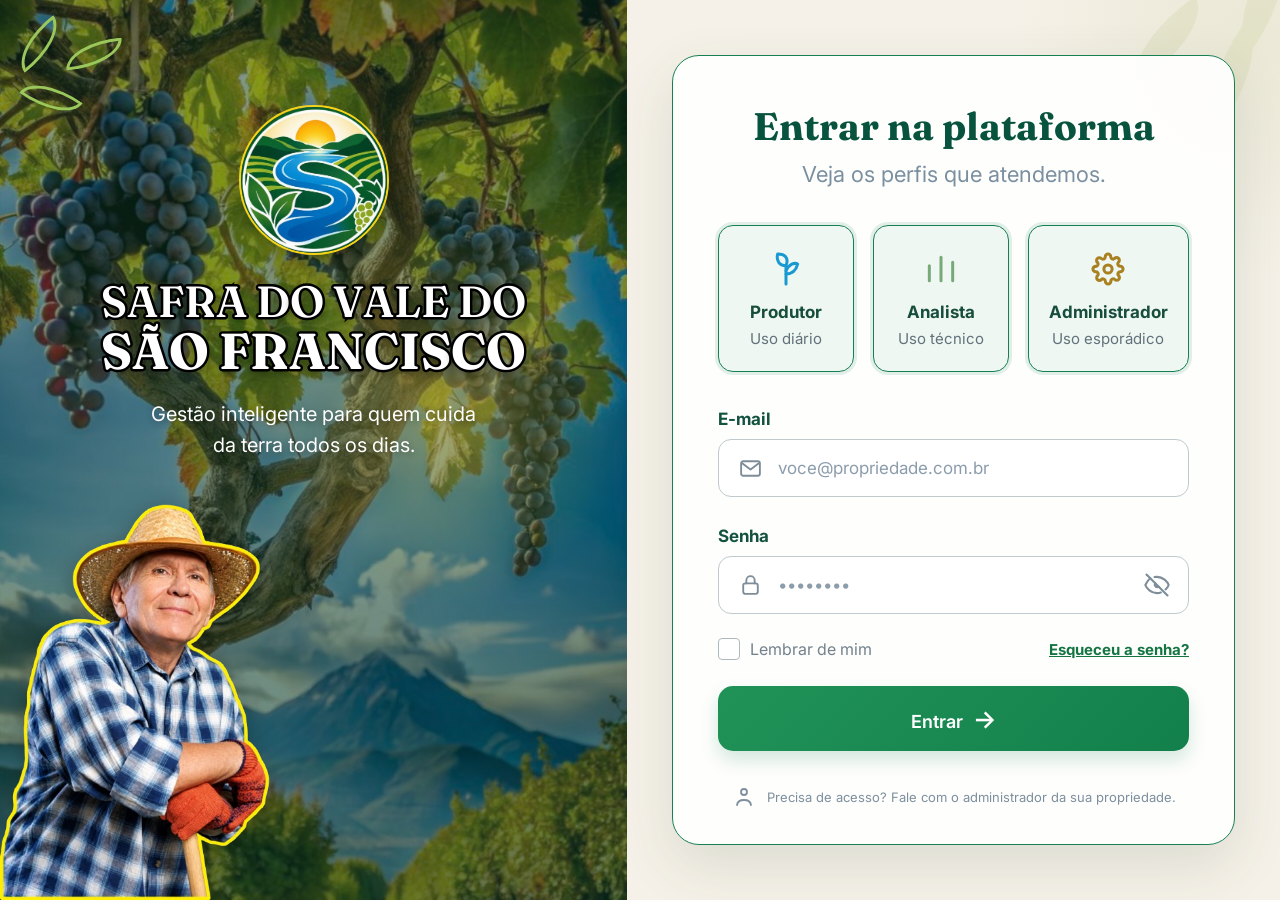
<file: Frontend/Analista/Analista.html>
<!DOCTYPE html>
<html lang="pt-BR">
<head>
  <meta charset="UTF-8">
  <meta name="viewport" content="width=device-width, initial-scale=1.0">
  <title>Safra — Analista</title>
  <link rel="preconnect" href="https://fonts.googleapis.com">
  <link rel="preconnect" href="https://fonts.gstatic.com" crossorigin>
  <link href="https://fonts.googleapis.com/css2?family=Fraunces:opsz,wght@9..144,400;9..144,500;9..144,600;9..144,700&family=Inter:wght@400;500;600;700&display=swap" rel="stylesheet">
  <link rel="stylesheet" href="analista.css">
  <link rel="stylesheet" href="../tema.css">
</head>
<body data-pagina-padrao="analista.inicial">

  <!-- =====================================================================
       COMPONENTES COMPARTILHADOS
       O menu lateral e a barra do topo são escritos UMA vez só, aqui.
       O Frontend/comum.js copia estes modelos para dentro de cada tela
       (veja os espaços data-componente="sidebar" / "topbar" nas telas).
       Para mudar o menu ou a barra do topo, edite só os modelos abaixo.
       ===================================================================== -->
  <template id="tpl-sidebar">
    <div class="logo-area">
    <img alt="Logo Safra" class="logo-img" src="/Frontend/Login/img/logotipo-menu.png"/>
    <div class="logo-text">
    <h2>Safra</h2>
    <span>Vale do São Francisco</span>
    </div>
    </div>
    <nav class="menu">
    <a class="menu-item" href="#analista.inicial">
    <span class="menu-icon"><svg class="ico" viewBox="0 0 24 24" fill="none" stroke="currentColor" stroke-width="1.8" stroke-linecap="round" stroke-linejoin="round" aria-hidden="true"><path d="M3 11.5 12 4l9 7.5"/><path d="M5.5 10v10h13V10"/><path d="M10 20v-5.5h4V20"/></svg></span>
    <span>Inicial</span>
    </a>
    <a class="menu-item" href="#analista.modelos">
    <span class="menu-icon"><svg class="ico" viewBox="0 0 24 24" fill="none" stroke="currentColor" stroke-width="1.8" stroke-linecap="round" stroke-linejoin="round" aria-hidden="true"><rect x="6" y="6" width="12" height="12" rx="2"/><rect x="9.5" y="9.5" width="5" height="5" rx="1"/><path d="M9 2.5v3.5M15 2.5v3.5M9 18v3.5M15 18v3.5M2.5 9H6M2.5 15H6M18 9h3.5M18 15h3.5"/></svg></span>
    <span>Modelos</span>
    </a>
    <a class="menu-item" href="#analista.dados">
    <span class="menu-icon"><svg class="ico" viewBox="0 0 24 24" fill="none" stroke="currentColor" stroke-width="1.8" stroke-linecap="round" stroke-linejoin="round" aria-hidden="true"><ellipse cx="12" cy="5.5" rx="8" ry="3"/><path d="M4 5.5v13c0 1.7 3.6 3 8 3s8-1.3 8-3v-13"/><path d="M4 12c0 1.7 3.6 3 8 3s8-1.3 8-3"/></svg></span>
    <span>Dados</span>
    </a>
    <a class="menu-item" href="#analista.previsoes">
    <span class="menu-icon"><svg class="ico" viewBox="0 0 24 24" fill="none" stroke="currentColor" stroke-width="1.8" stroke-linecap="round" stroke-linejoin="round" aria-hidden="true"><path d="M3 17l6-6 4 4 8-8"/><path d="M15 7h6v6"/></svg></span>
    <span>Previsões</span>
    </a>
    <a class="menu-item" href="#analista.relatorios">
    <span class="menu-icon"><svg class="ico" viewBox="0 0 24 24" fill="none" stroke="currentColor" stroke-width="1.8" stroke-linecap="round" stroke-linejoin="round" aria-hidden="true"><path d="M14 3H6.5v18h11V6.5z"/><path d="M14 3v3.5h3.5M9.5 12h5M9.5 16h5"/></svg></span>
    <span>Relatórios</span>
    </a>
    <a class="menu-item" href="#analista.alertas">
    <span class="menu-icon"><svg class="ico" viewBox="0 0 24 24" fill="none" stroke="currentColor" stroke-width="1.8" stroke-linecap="round" stroke-linejoin="round" aria-hidden="true"><path d="M6 9a6 6 0 0 1 12 0c0 6.5 2.5 8 2.5 8h-17S6 15.5 6 9"/><path d="M10.2 20.5a2 2 0 0 0 3.6 0"/></svg></span>
    <span>Alertas</span>
    <span class="badge">2</span>
    </a>
    <a class="menu-item" href="#analista.configuracao">
    <span class="menu-icon"><svg class="ico" viewBox="0 0 24 24" fill="none" stroke="currentColor" stroke-width="1.8" stroke-linecap="round" stroke-linejoin="round" aria-hidden="true"><path d="M4 6h9M17 6h3M4 12h3M11 12h9M4 18h11M19 18h1"/><circle cx="15" cy="6" r="2"/><circle cx="9" cy="12" r="2"/><circle cx="17" cy="18" r="2"/></svg></span>
    <span>Configurações</span>
    </a>
    <a class="menu-item sair" href="login.html">
    <span class="menu-icon"><svg class="ico" viewBox="0 0 24 24" fill="none" stroke="currentColor" stroke-width="1.8" stroke-linecap="round" stroke-linejoin="round" aria-hidden="true"><path d="M9 21H5V3h4"/><path d="M16 16.5l4.5-4.5L16 7.5M20.5 12H9"/></svg></span>
    <span>Sair</span>
    </a>
    </nav>
  </template>

  <template id="tpl-topbar">
    <div class="tb-conta">
    <button type="button" class="tb-sino" aria-label="Notificações"><svg class="ico" viewBox="0 0 24 24" fill="none" stroke="currentColor" stroke-width="1.8" stroke-linecap="round" stroke-linejoin="round" aria-hidden="true"><path d="M6 9a6 6 0 0 1 12 0c0 6.5 2.5 8 2.5 8h-17S6 15.5 6 9"/><path d="M10.2 20.5a2 2 0 0 0 3.6 0"/></svg><span class="tb-badge" style="display:none">0</span></button>
    <div class="tb-usuario" tabindex="0" role="button" aria-label="Conta de Maria Alves">
    <span class="tb-avatar">MA</span>
    <span class="tb-dados"><strong>Maria Alves</strong><small>Analista de Dados</small></span>
    <svg class="ico tb-seta" viewBox="0 0 24 24" fill="none" stroke="currentColor" stroke-width="1.8" stroke-linecap="round" stroke-linejoin="round" aria-hidden="true"><path d="M6 9l6 6 6-6"/></svg>
    </div>
    </div>
    <label class="tb-busca"><svg class="ico" viewBox="0 0 24 24" fill="none" stroke="currentColor" stroke-width="1.8" stroke-linecap="round" stroke-linejoin="round" aria-hidden="true"><circle cx="11" cy="11" r="7"/><path d="M20.5 20.5L16 16"/></svg><input type="text"/></label>
  </template>

<section class="safra-page" id="analista.alertas" data-page-title="Safra | Alertas">
<aside class="sidebar" data-componente="sidebar"></aside>
<main class="conteudo">
<header class="topbar tb" data-componente="topbar" data-busca="Buscar alerta, modelo..."></header>
<section class="cabecalho">
<div class="titulo-area">
<div class="titulo-icone"><svg class="ico" viewBox="0 0 24 24" fill="none" stroke="currentColor" stroke-width="1.8" stroke-linecap="round" stroke-linejoin="round" aria-hidden="true"><path d="M6 9a6 6 0 0 1 12 0c0 6.5 2.5 8 2.5 8h-17S6 15.5 6 9"/><path d="M10.2 20.5a2 2 0 0 0 3.6 0"/></svg></div>
<div>
<h1>
                        Alertas
                    </h1>
<p>
                        Acompanhe ocorrências importantes nos modelos e dados da Safra.
                    </p>
</div>
</div>
<button class="btn-principal">
                <svg class="ico ico-inline" viewBox="0 0 24 24" fill="none" stroke="currentColor" stroke-width="1.8" stroke-linecap="round" stroke-linejoin="round" aria-hidden="true"><path d="M5 12.5l4.5 4.5L19 7"/></svg> Marcar todos como lidos
            </button>
</section>
<section class="atualizacao">
<div class="atualizacao-icone"><svg class="ico" viewBox="0 0 24 24" fill="none" stroke="currentColor" stroke-width="1.8" stroke-linecap="round" stroke-linejoin="round" aria-hidden="true"><circle cx="12" cy="12" r="9"/><path d="M12 7.5v5.5M12 16.5v.01"/></svg></div>
<div>
<strong>
                    2 alertas precisam da sua atenção
                </strong>
<p>
                    Existem ocorrências que podem afetar o desempenho dos modelos preditivos.
                </p>
</div>
<span class="tempo">
                Atualizado <span data-ts="sync">há 15 segundos</span>
            </span>
</section>
<section class="cards-resumo">
<div class="card resumo">
<div class="icone vermelho"><svg class="ico" viewBox="0 0 24 24" fill="none" stroke="currentColor" stroke-width="1.8" stroke-linecap="round" stroke-linejoin="round" aria-hidden="true"><circle cx="12" cy="12" r="9"/><path d="M12 7.5v5.5M12 16.5v.01"/></svg></div>
<div>
<span>
                        Urgentes
                    </span>
<strong>
                        1
                    </strong>
<small class="vermelho-texto">
                        Requer ação imediata
                    </small>
</div>
</div>
<div class="card resumo">
<div class="icone amarelo"><svg class="ico" viewBox="0 0 24 24" fill="none" stroke="currentColor" stroke-width="1.8" stroke-linecap="round" stroke-linejoin="round" aria-hidden="true"><circle cx="12" cy="12" r="9"/><path d="M12 7.5v5.5M12 16.5v.01"/></svg></div>
<div>
<span>
                        Atenção
                    </span>
<strong>
                        1
                    </strong>
<small class="atencao-texto">
                        Verificar modelos
                    </small>
</div>
</div>
<div class="card resumo">
<div class="icone azul"><svg class="ico" viewBox="0 0 24 24" fill="none" stroke="currentColor" stroke-width="1.8" stroke-linecap="round" stroke-linejoin="round" aria-hidden="true"><circle cx="12" cy="12" r="9"/><path d="M12 11v5.5M12 7.5v.01"/></svg></div>
<div>
<span>
                        Informativos
                    </span>
<strong>
                        4
                    </strong>
<small>
                        Sem ação necessária
                    </small>
</div>
</div>
<div class="card resumo">
<div class="icone verde"><svg class="ico" viewBox="0 0 24 24" fill="none" stroke="currentColor" stroke-width="1.8" stroke-linecap="round" stroke-linejoin="round" aria-hidden="true"><path d="M5 12.5l4.5 4.5L19 7"/></svg></div>
<div>
<span>
                        Total de alertas
                    </span>
<strong>
                        6
                    </strong>
<small class="positivo">
                        Monitoramento ativo
                    </small>
</div>
</div>
</section>
<section class="card filtros-card">
<div class="filtros-titulo">
<div>
<h2>
                        Central de alertas
                    </h2>
<p>
                        Filtre os alertas para encontrar rapidamente o que precisa ser analisado.
                    </p>
</div>
<span class="total-alertas">
                    2 não lidos
                </span>
</div>
<div class="filtros">
<select>
<option>Status</option>
<option>Todos</option>
<option>Não lidos</option>
<option>Lidos</option>
</select>
<select>
<option>Prioridade</option>
<option>Todas</option>
<option>Urgente</option>
<option>Atenção</option>
<option>Informativo</option>
</select>
<select>
<option>Categoria</option>
<option>Todas</option>
<option>Modelos</option>
<option>Dados</option>
<option>Previsões</option>
<option>Sistema</option>
</select>
<button>
                    Filtrar
                </button>
</div>
</section>
<section class="card alerta-destaque urgente">
<div class="alerta-principal">
<div class="alerta-grande vermelho">
                    !
                </div>
<div>
<div class="alerta-titulo">
<h2>
                            Estimativa de colheita
                        </h2>
<span class="tag urgente-tag">
                            Urgente
                        </span>
</div>
<p>
                        A precisão do modelo caiu abaixo do nível recomendado.
                        Uma recalibração deve ser realizada antes da próxima execução.
                    </p>
<div class="alerta-meta">
<span>
                            <svg class="ico ico-inline" viewBox="0 0 24 24" fill="none" stroke="currentColor" stroke-width="1.8" stroke-linecap="round" stroke-linejoin="round" aria-hidden="true"><rect x="6" y="6" width="12" height="12" rx="2"/><rect x="9.5" y="9.5" width="5" height="5" rx="1"/><path d="M9 2.5v3.5M15 2.5v3.5M9 18v3.5M15 18v3.5M2.5 9H6M2.5 15H6M18 9h3.5M18 15h3.5"/></svg> Modelo v1.8
                        </span>
<span>
                            Hoje às 10:30
                        </span>
<span>
                            Precisão atual: 89,4%
                        </span>
</div>
</div>
</div>
<button class="btn-alerta vermelho-btn">
                Ver modelo
            </button>
</section>
<section class="card lista-card">
<div class="card-cabecalho">
<div>
<h2>
                        Alertas em atenção
                    </h2>
<p>
                        Ocorrências que devem ser acompanhadas.
                    </p>
</div>
<span class="contador">
                    1 alerta
                </span>
</div>
<div class="alerta-item">
<div class="alerta-icon amarelo"><svg class="ico" viewBox="0 0 24 24" fill="none" stroke="currentColor" stroke-width="1.8" stroke-linecap="round" stroke-linejoin="round" aria-hidden="true"><circle cx="12" cy="12" r="9"/><path d="M12 7.5v5.5M12 16.5v.01"/></svg></div>
<div class="alerta-texto">
<strong>
                        Qualidade dos dados
                    </strong>
<span>
                        Alguns registros apresentam inconsistências na base utilizada pelos modelos.
                    </span>
<small>
                        Hoje às 09:15 • Dados
                    </small>
</div>
<span class="status-alerta atencao">
                    Atenção
                </span>
</div>
</section>
<section class="card lista-card">
<div class="card-cabecalho">
<div>
<h2>
                        Alertas informativos
                    </h2>
<p>
                        Atualizações recentes do sistema.
                    </p>
</div>
<a href="#">
                    Ver todos
                </a>
</div>
<div class="alerta-item">
<div class="alerta-icon azul"><svg class="ico" viewBox="0 0 24 24" fill="none" stroke="currentColor" stroke-width="1.8" stroke-linecap="round" stroke-linejoin="round" aria-hidden="true"><circle cx="12" cy="12" r="9"/><path d="M12 11v5.5M12 7.5v.01"/></svg></div>
<div class="alerta-texto">
<strong>
                        Nova atualização de dados
                    </strong>
<span>
                        2.340 novos registros foram processados com sucesso.
                    </span>
<small>
                        Hoje • Dados
                    </small>
</div>
<span class="status-alerta informativo">
                    Informativo
                </span>
</div>
<div class="alerta-item">
<div class="alerta-icon azul"><svg class="ico" viewBox="0 0 24 24" fill="none" stroke="currentColor" stroke-width="1.8" stroke-linecap="round" stroke-linejoin="round" aria-hidden="true"><circle cx="12" cy="12" r="9"/><path d="M12 11v5.5M12 7.5v.01"/></svg></div>
<div class="alerta-texto">
<strong>
                        Modelo atualizado
                    </strong>
<span>
                        O modelo de previsão climática foi atualizado para a versão v3.1.
                    </span>
<small>
                        Ontem • Modelos
                    </small>
</div>
<span class="status-alerta informativo">
                    Informativo
                </span>
</div>
<div class="alerta-item">
<div class="alerta-icon azul"><svg class="ico" viewBox="0 0 24 24" fill="none" stroke="currentColor" stroke-width="1.8" stroke-linecap="round" stroke-linejoin="round" aria-hidden="true"><circle cx="12" cy="12" r="9"/><path d="M12 11v5.5M12 7.5v.01"/></svg></div>
<div class="alerta-texto">
<strong>
                        Nova previsão disponível
                    </strong>
<span>
                        Uma nova previsão de produtividade está disponível para análise.
                    </span>
<small>
                        Ontem • Previsões
                    </small>
</div>
<span class="status-alerta informativo">
                    Informativo
                </span>
</div>
</section>
<footer class="rodape">
<span>
                Safra • Vale do São Francisco
            </span>
<span>
                Última sincronização: <span data-ts="sync">há 15 segundos</span>
            </span>
</footer>
</main>
</section>
<section class="safra-page" id="analista.configuracao" data-config-page style="display:none" data-page-title="Configurações | Safra">

<!-- =========================
         SIDEBAR
    ========================== -->
<aside class="sidebar" data-componente="sidebar"></aside>
<!-- =========================
         CONTEÚDO
    ========================== -->
<main class="conteudo">
<!-- TOPBAR -->
<header class="topbar tb" data-componente="topbar" data-busca="Buscar configuração..."></header>
<!-- CABEÇALHO -->
<section class="cabecalho">
<div class="titulo-area">
<div class="titulo-icone"><svg class="ico" viewBox="0 0 24 24" fill="none" stroke="currentColor" stroke-width="1.8" stroke-linecap="round" stroke-linejoin="round" aria-hidden="true"><path d="M4 6h9M17 6h3M4 12h3M11 12h9M4 18h11M19 18h1"/><circle cx="15" cy="6" r="2"/><circle cx="9" cy="12" r="2"/><circle cx="17" cy="18" r="2"/></svg></div>
<div>
<h1>Configurações</h1>
<p>
                        Gerencie suas informações, preferências e configurações da conta.
                    </p>
</div>
</div>
<button class="btn-principal" type="button" data-config="salvar">
                <svg class="ico ico-inline" viewBox="0 0 24 24" fill="none" stroke="currentColor" stroke-width="1.8" stroke-linecap="round" stroke-linejoin="round" aria-hidden="true"><path d="M5 12.5l4.5 4.5L19 7"/></svg> Salvar alterações
            </button>
</section>
<!-- =========================
             PERFIL
        ========================== -->
<section class="config-card">
<div class="config-titulo">
<div class="config-icone verde"><svg class="ico" viewBox="0 0 24 24" fill="none" stroke="currentColor" stroke-width="1.8" stroke-linecap="round" stroke-linejoin="round" aria-hidden="true"><circle cx="12" cy="8" r="4"/><path d="M4.5 21a7.5 7.5 0 0 1 15 0"/></svg></div>
<div>
<h2>Meu perfil</h2>
<p>
                        Atualize suas informações pessoais e dados de acesso.
                    </p>
</div>
</div>
<div class="perfil-area">
<div class="perfil-avatar" data-config="avatar">JP</div>
<div class="perfil-dados">
<strong data-config="nome-exibido">João Silva</strong>
<span data-config="perfil-exibido">Produtor</span>
<button class="btn-foto" type="button" data-config="alterar-foto">
                        Alterar foto
                    </button>
</div>
</div>
<div class="form-grid">
<div class="campo">
<label>Nome completo</label>
<input type="text" data-config="nome" value="" autocomplete="name"/>
</div>
<div class="campo">
<label>E-mail</label>
<input type="email" data-config="email" value="" autocomplete="email"/>
</div>
<div class="campo">
<label>Telefone</label>
<input type="text" data-config="telefone" value="" placeholder="(00) 00000-0000" inputmode="tel" autocomplete="tel"/>
</div>
<div class="campo">
<label>Tipo de usuário</label>
<input disabled="" type="text" data-config="tipo" value="Produtor"/>
</div>
</div>
</section>
<!-- =========================
             NOTIFICAÇÕES
        ========================== -->
<section class="config-card">
<div class="config-titulo">
<div class="config-icone amarelo"><svg class="ico" viewBox="0 0 24 24" fill="none" stroke="currentColor" stroke-width="1.8" stroke-linecap="round" stroke-linejoin="round" aria-hidden="true"><path d="M6 9a6 6 0 0 1 12 0c0 6.5 2.5 8 2.5 8h-17S6 15.5 6 9"/><path d="M10.2 20.5a2 2 0 0 0 3.6 0"/></svg></div>
<div>
<h2>Notificações</h2>
<p>
                        Escolha quais avisos deseja receber da plataforma.
                    </p>
</div>
</div>
<div class="opcoes">
<div class="opcao">
<div>
<strong>Dados e qualidade</strong>
<span>
Leituras do sensor, qualidade dos dados e valores fora da faixa.
</span>
</div>
<label class="switch">
<input data-pref="notif_producao" checked="" type="checkbox"/>
<span class="slider"></span>
</label>
</div>
<div class="opcao">
<div>
<strong>Previsões do tempo</strong>
<span>
Calor intenso, chuva forte e alta demanda de água nos próximos dias.
</span>
</div>
<label class="switch">
<input data-pref="notif_clima" checked="" type="checkbox"/>
<span class="slider"></span>
</label>
</div>
<div class="opcao">
<div>
<strong>Sensor e sistema</strong>
<span>
ESP32 sem comunicação e fontes de dados indisponíveis.
</span>
</div>
<label class="switch">
<input data-pref="notif_exportacao" checked="" type="checkbox"/>
<span class="slider"></span>
</label>
</div>
<div class="opcao">
<div>
<strong>Modelos preditivos</strong>
<span>
Precisão dos modelos e novos treinamentos.
</span>
</div>
<label class="switch">
<input data-pref="notif_relatorios" type="checkbox"/>
<span class="slider"></span>
</label>
</div>
</div>
</section>
<!-- =========================
             SEGURANÇA
        ========================== -->
<section class="config-card">
<div class="config-titulo">
<div class="config-icone roxo"><svg class="ico" viewBox="0 0 24 24" fill="none" stroke="currentColor" stroke-width="1.8" stroke-linecap="round" stroke-linejoin="round" aria-hidden="true"><rect x="5" y="11" width="14" height="9.5" rx="2"/><path d="M8 11V8a4 4 0 0 1 8 0v3"/></svg></div>
<div>
<h2>Segurança</h2>
<p>
                        Gerencie sua senha e mantenha sua conta protegida.
                    </p>
</div>
</div>
<div class="seguranca">
<div class="seguranca-info">
<div class="seguranca-icon"><svg class="ico" viewBox="0 0 24 24" fill="none" stroke="currentColor" stroke-width="1.8" stroke-linecap="round" stroke-linejoin="round" aria-hidden="true"><circle cx="8" cy="15" r="4"/><path d="M11 12l9-9M16 7l3 3"/></svg></div>
<div>
<strong>Senha</strong>
<span data-config="senha-info">Última alteração há 30 dias</span>
</div>
</div>
<button class="btn-secundario" type="button" data-config="alterar-senha">Alterar senha</button>
</div>
<div class="seguranca">
<div class="seguranca-info">
<div class="seguranca-icon"><svg class="ico" viewBox="0 0 24 24" fill="none" stroke="currentColor" stroke-width="1.8" stroke-linecap="round" stroke-linejoin="round" aria-hidden="true"><path d="M12 3l8 3v6c0 4.8-3.4 8-8 9-4.6-1-8-4.2-8-9V6z"/><path d="M9 12l2 2 4-4"/></svg></div>
<div>
<strong>Autenticação em duas etapas</strong>
<span>
                            Adicione uma camada extra de segurança à sua conta.
                        </span>
</div>
</div>
<label class="switch">
<input data-pref="autenticacao_2fa" type="checkbox"/>
<span class="slider"></span>
</label>
</div>
</section>
<!-- =========================
             ZONA DA CONTA
        ========================== -->
<section class="config-card conta">
<div>
<h2>Conta</h2>
<p>
                    Ações relacionadas à sua conta no sistema.
                </p>
</div>
<button class="btn-sair" type="button" data-config="sair">
                Sair da conta
            </button>
</section>
<div class="rodape">
<span>
                Safra • Vale do São Francisco
            </span>
<span>
                Última sincronização: <span data-ts="sync">há 15 segundos</span>
            </span>
</div>
</main>
</section>
<section class="safra-page" id="analista.dados" data-page-title="Safra | Dados" style="display:none">
<aside class="sidebar" data-componente="sidebar"></aside>
<main class="conteudo">
<header class="topbar tb" data-componente="topbar" data-busca="Buscar dado, sensor, lote..."></header>
<section class="cabecalho">
<div class="titulo-area">
<div class="titulo-icone"><svg class="ico" viewBox="0 0 24 24" fill="none" stroke="currentColor" stroke-width="1.8" stroke-linecap="round" stroke-linejoin="round" aria-hidden="true"><path d="M4 20V11M10 20V4M16 20v-6M21 20H3"/></svg></div>
<div>
<h1>
                        Dados
                    </h1>
<p>
                        Monitore os dados utilizados pelos modelos preditivos da Safra.
                    </p>
</div>
</div>
<button class="btn-principal">
                <svg class="ico ico-inline" viewBox="0 0 24 24" fill="none" stroke="currentColor" stroke-width="1.8" stroke-linecap="round" stroke-linejoin="round" aria-hidden="true"><path d="M20 11a8 8 0 0 0-14.5-3.5L4 9"/><path d="M4 4v5h5"/><path d="M4 13a8 8 0 0 0 14.5 3.5L20 15"/><path d="M20 20v-5h-5"/></svg> Atualizar dados
            </button>
</section>
<section class="status-base">
<div class="status-icon"><svg class="ico" viewBox="0 0 24 24" fill="none" stroke="currentColor" stroke-width="1.8" stroke-linecap="round" stroke-linejoin="round" aria-hidden="true"><path d="M5 12.5l4.5 4.5L19 7"/></svg></div>
<div>
<strong>
                    Base de dados operacional
                </strong>
<p>
                    Os dados estão sendo recebidos e processados normalmente.
                </p>
</div>
<span class="atualizado">
                Atualizado <span data-ts="sync">há 15 segundos</span>
            </span>
</section>
<section class="cards-resumo">
<div class="card resumo">
<div class="icone verde"><svg class="ico" viewBox="0 0 24 24" fill="none" stroke="currentColor" stroke-width="1.8" stroke-linecap="round" stroke-linejoin="round" aria-hidden="true"><rect x="3.5" y="3.5" width="7" height="7" rx="1.5"/><rect x="13.5" y="3.5" width="7" height="7" rx="1.5"/><rect x="3.5" y="13.5" width="7" height="7" rx="1.5"/><rect x="13.5" y="13.5" width="7" height="7" rx="1.5"/></svg></div>
<div>
<span>
                        Dados processados
                    </span>
<strong>
                        18.452
                    </strong>
<small class="positivo">
                        ↑ 8,4% este mês
                    </small>
</div>
</div>
<div class="card resumo">
<div class="icone azul"><svg class="ico" viewBox="0 0 24 24" fill="none" stroke="currentColor" stroke-width="1.8" stroke-linecap="round" stroke-linejoin="round" aria-hidden="true"><path d="M5 12.5l4.5 4.5L19 7"/></svg></div>
<div>
<span>
                        Dados completos
                    </span>
<strong>
                        98,6%
                    </strong>
<small>
                        Qualidade da base
                    </small>
</div>
</div>
<div class="card resumo">
<div class="icone amarelo"><svg class="ico" viewBox="0 0 24 24" fill="none" stroke="currentColor" stroke-width="1.8" stroke-linecap="round" stroke-linejoin="round" aria-hidden="true"><circle cx="12" cy="12" r="9"/><path d="M12 7.5v5.5M12 16.5v.01"/></svg></div>
<div>
<span>
                        Dados pendentes
                    </span>
<strong>
                        184
                    </strong>
<small class="atencao">
                        Precisam de análise
                    </small>
</div>
</div>
<div class="card resumo">
<div class="icone roxo"><svg class="ico" viewBox="0 0 24 24" fill="none" stroke="currentColor" stroke-width="1.8" stroke-linecap="round" stroke-linejoin="round" aria-hidden="true"><circle cx="12" cy="12" r="9"/><path d="M12 7v5l3.5 2"/></svg></div>
<div>
<span>
                        Última atualização
                    </span>
<strong data-ts="atualizado-curto">
                        15s
                    </strong>
<small>
                        Dados em tempo real
                    </small>
</div>
</div>
</section>
<section class="card filtros">
<div class="filtro">
<label>Fonte dos dados</label>
<select>
<option>
                        Todas as fontes
                    </option>
<option>
                        Sensores
                    </option>
<option>
                        Clima
                    </option>
<option>
                        Produção
                    </option>
<option>
                        Mercado
                    </option>
</select>
</div>
<div class="filtro">
<label>Tipo de dado</label>
<select>
<option>
                        Todos os tipos
                    </option>
<option>
                        Climáticos
                    </option>
<option>
                        Produção
                    </option>
<option>
                        Solo
                    </option>
<option>
                        Mercado
                    </option>
</select>
</div>
<div class="filtro">
<label>Status</label>
<select>
<option>
                        Todos
                    </option>
<option>
                        Processados
                    </option>
<option>
                        Pendentes
                    </option>
<option>
                        Com inconsistências
                    </option>
</select>
</div>
<button class="btn-filtro">
                Filtrar
            </button>
</section>
<section class="grid-principal">
<div class="card qualidade-card">
<div class="card-cabecalho">
<div>
<h2>
                            Qualidade dos dados
                        </h2>
<p>
                            Indicadores da base utilizada pelos modelos.
                        </p>
</div>
<span class="status-bom">
                        ● Boa qualidade
                    </span>
</div>
<div class="qualidade-principal">
<strong>
                        97,4%
                    </strong>
<span>
                        Qualidade geral
                    </span>
</div>
<div class="indicadores">
<div class="indicador">
<div class="indicador-topo">
<span>
                                Dados completos
                            </span>
<strong>
                                98,6%
                            </strong>
</div>
<div class="barra">
<span style="width:98.6%"></span>
</div>
</div>
<div class="indicador">
<div class="indicador-topo">
<span>
                                Dados válidos
                            </span>
<strong>
                                97,9%
                            </strong>
</div>
<div class="barra">
<span style="width:97.9%"></span>
</div>
</div>
<div class="indicador">
<div class="indicador-topo">
<span>
                                Dados atualizados
                            </span>
<strong>
                                95,7%
                            </strong>
</div>
<div class="barra">
<span style="width:95.7%"></span>
</div>
</div>
</div>
</div>
<div class="card fontes-card">
<div class="card-cabecalho">
<div>
<h2>
                            Fontes de dados
                        </h2>
<p>
                            Dados recebidos pelo sistema.
                        </p>
</div>
</div>
<div class="fonte-item">
<div class="fonte-icon verde"><svg class="ico" viewBox="0 0 24 24" fill="none" stroke="currentColor" stroke-width="1.8" stroke-linecap="round" stroke-linejoin="round" aria-hidden="true"><path d="M17.5 19H7a4.5 4.5 0 0 1-.6-8.96A6 6 0 0 1 18 10.5 4.25 4.25 0 0 1 17.5 19z"/></svg></div>
<div class="fonte-info">
<strong>
                            Sensores climáticos
                        </strong>
<span>
                            Temperatura e umidade
                        </span>
</div>
<div class="fonte-status">
<strong>8.240</strong>
<span>registros</span>
</div>
</div>
<div class="fonte-item">
<div class="fonte-icon azul"><svg class="ico" viewBox="0 0 24 24" fill="none" stroke="currentColor" stroke-width="1.8" stroke-linecap="round" stroke-linejoin="round" aria-hidden="true"><path d="M12 21V12"/><path d="M12 13c0-4 3-7 8-7 0 4-3 7-8 7z"/><path d="M12 16c0-3-2.5-5.5-7-5.5 0 3 2.5 5.5 7 5.5z"/></svg></div>
<div class="fonte-info">
<strong>
                            Dados de produção
                        </strong>
<span>
                            Lavouras e produtividade
                        </span>
</div>
<div class="fonte-status">
<strong>5.682</strong>
<span>registros</span>
</div>
</div>
<div class="fonte-item">
<div class="fonte-icon amarelo"><svg class="ico" viewBox="0 0 24 24" fill="none" stroke="currentColor" stroke-width="1.8" stroke-linecap="round" stroke-linejoin="round" aria-hidden="true"><path d="M12 3v18"/><path d="M16.5 7.5C15.8 6.4 14.3 5.8 12 5.8c-2.6 0-4 1.2-4 2.9 0 4.3 8.3 2.1 8.3 6.4 0 1.8-1.7 3.1-4.3 3.1-2.3 0-3.9-.8-4.7-2.1"/></svg></div>
<div class="fonte-info">
<strong>
                            Dados de mercado
                        </strong>
<span>
                            Preços e demanda
                        </span>
</div>
<div class="fonte-status">
<strong>2.430</strong>
<span>registros</span>
</div>
</div>
<div class="fonte-item">
<div class="fonte-icon roxo"><svg class="ico" viewBox="0 0 24 24" fill="none" stroke="currentColor" stroke-width="1.8" stroke-linecap="round" stroke-linejoin="round" aria-hidden="true"><path d="M12 3c3 4 6 7.2 6 11a6 6 0 0 1-12 0c0-3.8 3-7 6-11z"/></svg></div>
<div class="fonte-info">
<strong>
                            Dados de irrigação
                        </strong>
<span>
                            Umidade e consumo
                        </span>
</div>
<div class="fonte-status">
<strong>2.100</strong>
<span>registros</span>
</div>
</div>
</div>
</section>
<section class="grid-inferior">
<div class="card processamento-card">
<div class="card-cabecalho">
<div>
<h2>
                            Processamento dos dados
                        </h2>
<p>
                            Volume de dados processados nos últimos dias.
                        </p>
</div>
<select>
<option>
                            Últimos 7 dias
                        </option>
<option>
                            Últimos 30 dias
                        </option>
</select>
</div>
<div class="grafico">
<div class="linha linha1"></div>
<div class="linha linha2"></div>
<div class="linha linha3"></div>
<div class="linha linha4"></div>
<div class="barras">
<div class="barra-grafico" style="height:45%"></div>
<div class="barra-grafico" style="height:58%"></div>
<div class="barra-grafico" style="height:52%"></div>
<div class="barra-grafico" style="height:68%"></div>
<div class="barra-grafico" style="height:74%"></div>
<div class="barra-grafico" style="height:82%"></div>
<div class="barra-grafico" style="height:91%"></div>
</div>
<div class="dias">
<span>04</span>
<span>05</span>
<span>06</span>
<span>07</span>
<span>08</span>
<span>09</span>
<span>10</span>
</div>
</div>
</div>
<div class="card inconsistencias-card">
<div class="card-cabecalho">
<div>
<h2>
                            Qualidade e inconsistências
                        </h2>
<p>
                            Dados que precisam de atenção.
                        </p>
</div>
<a href="#analista.alertas">
                        Ver alertas
                    </a>
</div>
<div class="inconsistencia">
<div class="inconsistencia-icon amarelo"><svg class="ico" viewBox="0 0 24 24" fill="none" stroke="currentColor" stroke-width="1.8" stroke-linecap="round" stroke-linejoin="round" aria-hidden="true"><circle cx="12" cy="12" r="9"/><path d="M12 7.5v5.5M12 16.5v.01"/></svg></div>
<div>
<strong>
                            Dados pendentes
                        </strong>
<span>
                            184 registros aguardando processamento.
                        </span>
</div>
</div>
<div class="inconsistencia">
<div class="inconsistencia-icon vermelho"><svg class="ico" viewBox="0 0 24 24" fill="none" stroke="currentColor" stroke-width="1.8" stroke-linecap="round" stroke-linejoin="round" aria-hidden="true"><circle cx="12" cy="12" r="9"/><path d="M12 7.5v5.5M12 16.5v.01"/></svg></div>
<div>
<strong>
                            Dados inconsistentes
                        </strong>
<span>
                            32 registros precisam ser revisados.
                        </span>
</div>
</div>
<div class="inconsistencia">
<div class="inconsistencia-icon azul"><svg class="ico" viewBox="0 0 24 24" fill="none" stroke="currentColor" stroke-width="1.8" stroke-linecap="round" stroke-linejoin="round" aria-hidden="true"><circle cx="12" cy="12" r="9"/><path d="M12 11v5.5M12 7.5v.01"/></svg></div>
<div>
<strong>
                            Nova fonte conectada
                        </strong>
<span>
                            Sensores climáticos sincronizados.
                        </span>
</div>
</div>
</div>
</section>
<section class="card tabela-card">
<div class="card-cabecalho">
<div>
<h2>
                        Dados recentes
                    </h2>
<p>
                        Últimos registros processados pelo sistema.
                    </p>
</div>
<button class="btn-secundario">
                    Ver todos
                </button>
</div>
<div class="tabela-wrapper">
<table>
<thead>
<tr>
<th>Fonte</th>
<th>Tipo</th>
<th>Registro</th>
<th>Valor</th>
<th>Status</th>
<th>Atualização</th>
</tr>
</thead>
<tbody>
<tr>
<td>
<strong>Sensor climático</strong>
</td>
<td>
                                Temperatura
                            </td>
<td>
                                Uva Vitória
                            </td>
<td data-ts="temperatura">
                                28°C
                            </td>
<td>
<span class="tag sucesso">
                                    Processado
                                </span>
</td>
<td data-ts="atualizado-curto">
                                15s
                            </td>
</tr>
<tr>
<td>
<strong>Sensor climático</strong>
</td>
<td>
                                Umidade
                            </td>
<td>
                                Uva Vitória
                            </td>
<td data-ts="umidade">
                                68%
                            </td>
<td>
<span class="tag sucesso">
                                    Processado
                                </span>
</td>
<td data-ts="atualizado-curto">
                                15s
                            </td>
</tr>
<tr>
<td>
<strong>Produção</strong>
</td>
<td>
                                Produtividade
                            </td>
<td>
                                Manga Palmer
                            </td>
<td>
                                7,2 ton/ha
                            </td>
<td>
<span class="tag sucesso">
                                    Processado
                                </span>
</td>
<td>
                                2 min
                            </td>
</tr>
<tr>
<td>
<strong>Mercado</strong>
</td>
<td>
                                Preço
                            </td>
<td>
                                Uva
                            </td>
<td>
                                R$ 8,50/kg
                            </td>
<td>
<span class="tag atencao">
                                    Analisando
                                </span>
</td>
<td>
                                5 min
                            </td>
</tr>
</tbody>
</table>
</div>
</section>
<footer class="rodape">
<span>
                Safra • Vale do São Francisco
            </span>
<span>
                Última sincronização: <span data-ts="sync">há 15 segundos</span>
            </span>
</footer>
</main>
</section>
<section class="safra-page" id="analista.inicial" data-page-title="Safra | Inicial" style="display:none">
<aside class="sidebar" data-componente="sidebar"></aside>
<main class="conteudo">
<header class="topbar tb" data-componente="topbar" data-busca="Buscar modelo, algoritmo..."></header>
<section class="cabecalho">
<div class="titulo-area">
<div class="titulo-icone"><svg class="ico" viewBox="0 0 24 24" fill="none" stroke="currentColor" stroke-width="1.8" stroke-linecap="round" stroke-linejoin="round" aria-hidden="true"><rect x="6" y="6" width="12" height="12" rx="2"/><rect x="9.5" y="9.5" width="5" height="5" rx="1"/><path d="M9 2.5v3.5M15 2.5v3.5M9 18v3.5M15 18v3.5M2.5 9H6M2.5 15H6M18 9h3.5M18 15h3.5"/></svg></div>
<div>
<h1 data-api="saudacao">Olá!</h1>
<p>
                        Acompanhe os modelos preditivos e a qualidade dos dados da Safra.
                    </p>
</div>
</div>
<button class="btn-principal" data-api="atualizar">
                <svg class="ico ico-inline" viewBox="0 0 24 24" fill="none" stroke="currentColor" stroke-width="1.8" stroke-linecap="round" stroke-linejoin="round" aria-hidden="true"><path d="M20 11a8 8 0 0 0-14.5-3.5L4 9"/><path d="M4 4v5h5"/><path d="M4 13a8 8 0 0 0 14.5 3.5L20 15"/><path d="M20 20v-5h-5"/></svg> Atualizar dados
            </button>
</section>
<section class="atualizacao">
<div class="atualizacao-icone"><svg class="ico" viewBox="0 0 24 24" fill="none" stroke="currentColor" stroke-width="1.8" stroke-linecap="round" stroke-linejoin="round" aria-hidden="true"><path d="M5 12.5l4.5 4.5L19 7"/></svg></div>
<div>
<strong data-api="banner-titulo">Carregando dados…</strong>
<p data-api="banner-texto">Consultando ThingSpeak e INMET.</p>
</div>
<span class="tempo">
                Atualizado <span data-ts="sync">há 15 segundos</span>
            </span>
</section>
<section class="cards-resumo">
<div class="card resumo">
<div class="icone verde"><svg class="ico" viewBox="0 0 24 24" fill="none" stroke="currentColor" stroke-width="1.8" stroke-linecap="round" stroke-linejoin="round" aria-hidden="true"><rect x="6" y="6" width="12" height="12" rx="2"/><rect x="9.5" y="9.5" width="5" height="5" rx="1"/><path d="M9 2.5v3.5M15 2.5v3.5M9 18v3.5M15 18v3.5M2.5 9H6M2.5 15H6M18 9h3.5M18 15h3.5"/></svg></div>
<div>
<span>
                        Modelos ativos
                    </span>
<strong>
                        6
                    </strong>
<small>
                        Todos em operação
                    </small>
</div>
</div>
<div class="card resumo">
<div class="icone azul"><svg class="ico" viewBox="0 0 24 24" fill="none" stroke="currentColor" stroke-width="1.8" stroke-linecap="round" stroke-linejoin="round" aria-hidden="true"><path d="M5 12.5l4.5 4.5L19 7"/></svg></div>
<div>
<span>Temperatura (sensor)</span>
<strong data-api="temp-sensor">—</strong>
<small data-api="temp-comparacao">Aguardando dados</small>
</div>
</div>
<div class="card resumo">
<div class="icone amarelo"><svg class="ico" viewBox="0 0 24 24" fill="none" stroke="currentColor" stroke-width="1.8" stroke-linecap="round" stroke-linejoin="round" aria-hidden="true"><ellipse cx="12" cy="5.5" rx="8" ry="3"/><path d="M4 5.5v13c0 1.7 3.6 3 8 3s8-1.3 8-3v-13"/><path d="M4 12c0 1.7 3.6 3 8 3s8-1.3 8-3"/></svg></div>
<div>
<span>
                        Dados processados
                    </span>
<strong data-api="dados-processados">—</strong>
<small data-api="dados-descartados">Leituras válidas nas últimas 24 horas</small>
</div>
</div>
<div class="card resumo">
<div class="icone roxo"><svg class="ico" viewBox="0 0 24 24" fill="none" stroke="currentColor" stroke-width="1.8" stroke-linecap="round" stroke-linejoin="round" aria-hidden="true"><path d="M3 3v18h18"/><path d="M7 15l4-5 3 3 5-6"/></svg></div>
<div>
<span>Chuva em 24 h (INMET)</span>
<strong data-api="chuva-24h">—</strong>
<small data-api="chuva-estacao">Estação oficial</small>
</div>
</div>
</section>
<section class="grid-principal">
<div class="card grafico-card">
<div class="card-cabecalho">
<div>
<h2>Sensor x INMET</h2>
<p data-api="grafico-sub">Últimas 24 horas, por hora</p>
</div>
<select data-api="grafico-metrica" aria-label="Variável do gráfico">
<option value="temperatura">Temperatura (°C)</option>
<option value="umidade">Umidade (%)</option>
</select>
</div>
<div class="legenda">
<span>
<i class="ponto previsao"></i>
                        Sensor (ESP32)
                    </span>
<span>
<i class="ponto producao"></i>
                        <span data-api="legenda-inmet">INMET</span>
                    </span>
</div>
<div class="grafico-api" data-api="grafico" style="min-height:260px"></div>
</div>
<div class="card status-card">
<div class="card-cabecalho">
<div>
<h2>
                            Status dos modelos
                        </h2>
<p>
                            Desempenho atual
                        </p>
</div>
<a href="#analista.modelos">
                        Ver modelos
                    </a>
</div>
<div class="modelo-status">
<div class="modelo-info">
<div class="mini-icone verde"><svg class="ico" viewBox="0 0 24 24" fill="none" stroke="currentColor" stroke-width="1.8" stroke-linecap="round" stroke-linejoin="round" aria-hidden="true"><path d="M12 21V12"/><path d="M12 13c0-4 3-7 8-7 0 4-3 7-8 7z"/><path d="M12 16c0-3-2.5-5.5-7-5.5 0 3 2.5 5.5 7 5.5z"/></svg></div>
<div>
<strong>
                                Previsão de produtividade
                            </strong>
<span>
                                Modelo v2.4
                            </span>
</div>
</div>
<div class="modelo-precisao">
<strong>
                            96,2%
                        </strong>
<span>
                            Excelente
                        </span>
</div>
</div>
<div class="modelo-status">
<div class="modelo-info">
<div class="mini-icone azul"><svg class="ico" viewBox="0 0 24 24" fill="none" stroke="currentColor" stroke-width="1.8" stroke-linecap="round" stroke-linejoin="round" aria-hidden="true"><path d="M17.5 19H7a4.5 4.5 0 0 1-.6-8.96A6 6 0 0 1 18 10.5 4.25 4.25 0 0 1 17.5 19z"/></svg></div>
<div>
<strong>
                                Previsão climática
                            </strong>
<span>
                                Modelo v3.1
                            </span>
</div>
</div>
<div class="modelo-precisao">
<strong>
                            94,7%
                        </strong>
<span>
                            Excelente
                        </span>
</div>
</div>
<div class="modelo-status">
<div class="modelo-info">
<div class="mini-icone amarelo"><svg class="ico" viewBox="0 0 24 24" fill="none" stroke="currentColor" stroke-width="1.8" stroke-linecap="round" stroke-linejoin="round" aria-hidden="true"><path d="M12 21V6"/><path d="M12 10c-2.5 0-4-1.5-4-4 2.5 0 4 1.5 4 4zM12 10c2.5 0 4-1.5 4-4-2.5 0-4 1.5-4 4zM12 16c-2.5 0-4-1.5-4-4 2.5 0 4 1.5 4 4zM12 16c2.5 0 4-1.5 4-4-2.5 0-4 1.5-4 4z"/></svg></div>
<div>
<strong>
                                Estimativa de colheita
                            </strong>
<span>
                                Modelo v1.8
                            </span>
</div>
</div>
<div class="modelo-precisao atencao">
<strong>
                            89,4%
                        </strong>
<span>
                            Recalibrar
                        </span>
</div>
</div>
<div class="modelo-status">
<div class="modelo-info">
<div class="mini-icone roxo"><svg class="ico" viewBox="0 0 24 24" fill="none" stroke="currentColor" stroke-width="1.8" stroke-linecap="round" stroke-linejoin="round" aria-hidden="true"><path d="M12 3v18"/><path d="M16.5 7.5C15.8 6.4 14.3 5.8 12 5.8c-2.6 0-4 1.2-4 2.9 0 4.3 8.3 2.1 8.3 6.4 0 1.8-1.7 3.1-4.3 3.1-2.3 0-3.9-.8-4.7-2.1"/></svg></div>
<div>
<strong>
                                Previsão de preço
                            </strong>
<span>
                                Modelo v2.1
                            </span>
</div>
</div>
<div class="modelo-precisao">
<strong>
                            93,1%
                        </strong>
<span>
                            Bom
                        </span>
</div>
</div>
</div>
</section>
<section class="grid-inferior">
<div class="card qualidade-card">
<div class="card-cabecalho">
<div>
<h2>
                            Qualidade dos dados
                        </h2>
<p>
                            Monitoramento da base utilizada pelos modelos.
                        </p>
</div>
<span class="status-bom" data-api="q-rotulo">● —</span>
</div>
<div class="qualidade-conteudo">
<div class="qualidade-principal">
<strong data-api="q-geral">—</strong>
<span>Qualidade geral</span>
</div>
<div class="qualidade-dados">
<div>
<span>
                                Dados completos
                            </span>
<strong data-api="q-completos">—</strong>
</div>
<div>
<span>
                                Dados válidos
                            </span>
<strong data-api="q-validos">—</strong>
</div>
<div>
<span>
                                Dados atualizados
                            </span>
<strong data-api="q-atualizados">—</strong>
</div>
</div>
</div>
<div class="barra-qualidade">
<span data-api="q-barra"></span>
</div>
</div>
<div class="card alertas-card">
<div class="card-cabecalho">
<div>
<h2>
                            Alertas recentes
                        </h2>
<p>
                            Atenção aos modelos e dados.
                        </p>
</div>
<a href="#analista.alertas">
                        Ver todos
                    </a>
</div>
<div data-api="alertas"><div class="alerta-item"><div><span>Carregando alertas…</span></div></div></div>
</div>
</section>
<footer class="rodape">
<span>
                Safra • Vale do São Francisco
            </span>
<span>
                Última sincronização: <span data-ts="sync">há 15 segundos</span>
            </span>
</footer>
</main>
</section>
<section class="safra-page" id="analista.modelos" data-page-title="Safra | Modelos" style="display:none">
<aside class="sidebar" data-componente="sidebar"></aside>
<main class="conteudo">
<header class="topbar tb" data-componente="topbar" data-busca="Buscar modelo, algoritmo..."></header>
<section class="cabecalho">
<div class="titulo-area">
<div class="titulo-icone"><svg class="ico" viewBox="0 0 24 24" fill="none" stroke="currentColor" stroke-width="1.8" stroke-linecap="round" stroke-linejoin="round" aria-hidden="true"><rect x="6" y="6" width="12" height="12" rx="2"/><rect x="9.5" y="9.5" width="5" height="5" rx="1"/><path d="M9 2.5v3.5M15 2.5v3.5M9 18v3.5M15 18v3.5M2.5 9H6M2.5 15H6M18 9h3.5M18 15h3.5"/></svg></div>
<div>
<h1>
                        Modelos preditivos
                    </h1>
<p>
                        Gerencie os modelos utilizados nas previsões da Safra.
                    </p>
</div>
</div>
<button class="btn-principal">
                + Criar novo modelo
            </button>
</section>
<section class="atualizacao">
<div class="atualizacao-icone"><svg class="ico" viewBox="0 0 24 24" fill="none" stroke="currentColor" stroke-width="1.8" stroke-linecap="round" stroke-linejoin="round" aria-hidden="true"><path d="M5 12.5l4.5 4.5L19 7"/></svg></div>
<div>
<strong>
                    Modelos operacionais
                </strong>
<p>
                    Os modelos estão sendo monitorados e executados normalmente.
                </p>
</div>
<span class="tempo">
                Atualizado <span data-ts="sync">há 15 segundos</span>
            </span>
</section>
<section class="cards-resumo">
<div class="card resumo">
<div class="icone verde"><svg class="ico" viewBox="0 0 24 24" fill="none" stroke="currentColor" stroke-width="1.8" stroke-linecap="round" stroke-linejoin="round" aria-hidden="true"><rect x="6" y="6" width="12" height="12" rx="2"/><rect x="9.5" y="9.5" width="5" height="5" rx="1"/><path d="M9 2.5v3.5M15 2.5v3.5M9 18v3.5M15 18v3.5M2.5 9H6M2.5 15H6M18 9h3.5M18 15h3.5"/></svg></div>
<div>
<span>
                        Modelos ativos
                    </span>
<strong>
                        6
                    </strong>
<small>
                        Todos em operação
                    </small>
</div>
</div>
<div class="card resumo">
<div class="icone azul"><svg class="ico" viewBox="0 0 24 24" fill="none" stroke="currentColor" stroke-width="1.8" stroke-linecap="round" stroke-linejoin="round" aria-hidden="true"><path d="M5 12.5l4.5 4.5L19 7"/></svg></div>
<div>
<span>
                        Precisão média
                    </span>
<strong>
                        94,8%
                    </strong>
<small class="positivo">
                        ↑ 3,2% este mês
                    </small>
</div>
</div>
<div class="card resumo">
<div class="icone amarelo"><svg class="ico" viewBox="0 0 24 24" fill="none" stroke="currentColor" stroke-width="1.8" stroke-linecap="round" stroke-linejoin="round" aria-hidden="true"><ellipse cx="12" cy="5.5" rx="8" ry="3"/><path d="M4 5.5v13c0 1.7 3.6 3 8 3s8-1.3 8-3v-13"/><path d="M4 12c0 1.7 3.6 3 8 3s8-1.3 8-3"/></svg></div>
<div>
<span>
                        Em treinamento
                    </span>
<strong>
                        2
                    </strong>
<small>
                        Modelos sendo atualizados
                    </small>
</div>
</div>
<div class="card resumo">
<div class="icone roxo"><svg class="ico" viewBox="0 0 24 24" fill="none" stroke="currentColor" stroke-width="1.8" stroke-linecap="round" stroke-linejoin="round" aria-hidden="true"><path d="M20 11a8 8 0 0 0-14.5-3.5L4 9"/><path d="M4 4v5h5"/><path d="M4 13a8 8 0 0 0 14.5 3.5L20 15"/><path d="M20 20v-5h-5"/></svg></div>
<div>
<span>
                        Modelos atualizados
                    </span>
<strong>
                        5
                    </strong>
<small class="positivo">
                        Atualização recente
                    </small>
</div>
</div>
</section>
<section class="card filtros-card">
<div class="filtros-titulo">
<div>
<h2>Modelos cadastrados</h2>
<p>
                        Visualize e acompanhe o desempenho dos modelos.
                    </p>
</div>
<span class="total-modelos">
                    6 modelos
                </span>
</div>
<div class="filtros">
<select>
<option>Status</option>
<option>Todos</option>
<option>Ativo</option>
<option>Em treinamento</option>
<option>Em atenção</option>
</select>
<select>
<option>Tipo de modelo</option>
<option>Produtividade</option>
<option>Clima</option>
<option>Colheita</option>
<option>Preço</option>
<option>Irrigação</option>
</select>
<select>
<option>Ordenar por</option>
<option>Maior precisão</option>
<option>Menor precisão</option>
<option>Mais recente</option>
</select>
<button>
                    Filtrar
                </button>
</div>
</section>
<section class="modelos-grid">
<div class="card modelo-card">
<div class="modelo-topo">
<div class="modelo-icone verde"><svg class="ico" viewBox="0 0 24 24" fill="none" stroke="currentColor" stroke-width="1.8" stroke-linecap="round" stroke-linejoin="round" aria-hidden="true"><path d="M12 21V12"/><path d="M12 13c0-4 3-7 8-7 0 4-3 7-8 7z"/><path d="M12 16c0-3-2.5-5.5-7-5.5 0 3 2.5 5.5 7 5.5z"/></svg></div>
<span class="status ativo-status">
                        ● Ativo
                    </span>
</div>
<h2>
                    Previsão de produtividade
                </h2>
<p class="descricao">
                    Estima a produtividade das lavouras com base nos dados históricos e condições atuais.
                </p>
<div class="modelo-dados">
<div>
<span>Precisão</span>
<strong>96,2%</strong>
</div>
<div>
<span>Versão</span>
<strong>v2.4</strong>
</div>
</div>
<div class="progresso">
<div class="progresso-info">
<span>Desempenho</span>
<strong>Excelente</strong>
</div>
<div class="barra">
<span style="width:96.2%"></span>
</div>
</div>
<div class="modelo-footer">
<small>
                        Atualizado hoje
                    </small>
<a href="#">
                        Ver modelo →
                    </a>
</div>
</div>
<div class="card modelo-card">
<div class="modelo-topo">
<div class="modelo-icone azul"><svg class="ico" viewBox="0 0 24 24" fill="none" stroke="currentColor" stroke-width="1.8" stroke-linecap="round" stroke-linejoin="round" aria-hidden="true"><path d="M17.5 19H7a4.5 4.5 0 0 1-.6-8.96A6 6 0 0 1 18 10.5 4.25 4.25 0 0 1 17.5 19z"/></svg></div>
<span class="status ativo-status">
                        ● Ativo
                    </span>
</div>
<h2>
                    Previsão climática
                </h2>
<p class="descricao">
                    Analisa dados climáticos para prever condições que podem afetar a produção.
                </p>
<div class="modelo-dados">
<div>
<span>Precisão</span>
<strong>94,7%</strong>
</div>
<div>
<span>Versão</span>
<strong>v3.1</strong>
</div>
</div>
<div class="progresso">
<div class="progresso-info">
<span>Desempenho</span>
<strong>Excelente</strong>
</div>
<div class="barra">
<span style="width:94.7%"></span>
</div>
</div>
<div class="modelo-footer">
<small>
                        Atualizado ontem
                    </small>
<a href="#">
                        Ver modelo →
                    </a>
</div>
</div>
<div class="card modelo-card">
<div class="modelo-topo">
<div class="modelo-icone amarelo"><svg class="ico" viewBox="0 0 24 24" fill="none" stroke="currentColor" stroke-width="1.8" stroke-linecap="round" stroke-linejoin="round" aria-hidden="true"><path d="M12 21V6"/><path d="M12 10c-2.5 0-4-1.5-4-4 2.5 0 4 1.5 4 4zM12 10c2.5 0 4-1.5 4-4-2.5 0-4 1.5-4 4zM12 16c-2.5 0-4-1.5-4-4 2.5 0 4 1.5 4 4zM12 16c2.5 0 4-1.5 4-4-2.5 0-4 1.5-4 4z"/></svg></div>
<span class="status atencao-status">
                        ● Atenção
                    </span>
</div>
<h2>
                    Estimativa de colheita
                </h2>
<p class="descricao">
                    Estima o melhor período para a colheita considerando maturação e condições climáticas.
                </p>
<div class="modelo-dados">
<div>
<span>Precisão</span>
<strong class="numero-atencao">89,4%</strong>
</div>
<div>
<span>Versão</span>
<strong>v1.8</strong>
</div>
</div>
<div class="progresso">
<div class="progresso-info">
<span>Desempenho</span>
<strong class="texto-atencao">
                            Recalibração recomendada
                        </strong>
</div>
<div class="barra">
<span class="barra-atencao" style="width:89.4%"></span>
</div>
</div>
<div class="modelo-footer">
<small>
                        Atualizado há 2 dias
                    </small>
<a href="#">
                        Ver modelo →
                    </a>
</div>
</div>
<div class="card modelo-card">
<div class="modelo-topo">
<div class="modelo-icone roxo"><svg class="ico" viewBox="0 0 24 24" fill="none" stroke="currentColor" stroke-width="1.8" stroke-linecap="round" stroke-linejoin="round" aria-hidden="true"><path d="M12 3v18"/><path d="M16.5 7.5C15.8 6.4 14.3 5.8 12 5.8c-2.6 0-4 1.2-4 2.9 0 4.3 8.3 2.1 8.3 6.4 0 1.8-1.7 3.1-4.3 3.1-2.3 0-3.9-.8-4.7-2.1"/></svg></div>
<span class="status ativo-status">
                        ● Ativo
                    </span>
</div>
<h2>
                    Previsão de preço
                </h2>
<p class="descricao">
                    Analisa mercado e demanda para estimar o preço dos produtos agrícolas.
                </p>
<div class="modelo-dados">
<div>
<span>Precisão</span>
<strong>93,1%</strong>
</div>
<div>
<span>Versão</span>
<strong>v2.1</strong>
</div>
</div>
<div class="progresso">
<div class="progresso-info">
<span>Desempenho</span>
<strong>Bom</strong>
</div>
<div class="barra">
<span style="width:93.1%"></span>
</div>
</div>
<div class="modelo-footer">
<small>
                        Atualizado há 3 dias
                    </small>
<a href="#">
                        Ver modelo →
                    </a>
</div>
</div>
<div class="card modelo-card">
<div class="modelo-topo">
<div class="modelo-icone azul"><svg class="ico" viewBox="0 0 24 24" fill="none" stroke="currentColor" stroke-width="1.8" stroke-linecap="round" stroke-linejoin="round" aria-hidden="true"><ellipse cx="12" cy="5.5" rx="8" ry="3"/><path d="M4 5.5v13c0 1.7 3.6 3 8 3s8-1.3 8-3v-13"/><path d="M4 12c0 1.7 3.6 3 8 3s8-1.3 8-3"/></svg></div>
<span class="status treinamento-status">
                        ● Treinamento
                    </span>
</div>
<h2>
                    Qualidade da produção
                </h2>
<p class="descricao">
                    Identifica padrões de qualidade e possíveis alterações na produção agrícola.
                </p>
<div class="modelo-dados">
<div>
<span>Precisão</span>
<strong>91,8%</strong>
</div>
<div>
<span>Versão</span>
<strong>v1.5</strong>
</div>
</div>
<div class="progresso">
<div class="progresso-info">
<span>Treinamento</span>
<strong>72%</strong>
</div>
<div class="barra">
<span style="width:72%"></span>
</div>
</div>
<div class="modelo-footer">
<small>
                        Atualização em andamento
                    </small>
<a href="#">
                        Ver modelo →
                    </a>
</div>
</div>
<div class="card modelo-card">
<div class="modelo-topo">
<div class="modelo-icone verde"><svg class="ico" viewBox="0 0 24 24" fill="none" stroke="currentColor" stroke-width="1.8" stroke-linecap="round" stroke-linejoin="round" aria-hidden="true"><path d="M12 3c3 4 6 7.2 6 11a6 6 0 0 1-12 0c0-3.8 3-7 6-11z"/></svg></div>
<span class="status treinamento-status">
                        ● Treinamento
                    </span>
</div>
<h2>
                    Necessidade de irrigação
                </h2>
<p class="descricao">
                    Estima a necessidade de irrigação das lavouras com base no clima e umidade do solo.
                </p>
<div class="modelo-dados">
<div>
<span>Precisão</span>
<strong>92,6%</strong>
</div>
<div>
<span>Versão</span>
<strong>v1.3</strong>
</div>
</div>
<div class="progresso">
<div class="progresso-info">
<span>Treinamento</span>
<strong>64%</strong>
</div>
<div class="barra">
<span style="width:64%"></span>
</div>
</div>
<div class="modelo-footer">
<small>
                        Atualização em andamento
                    </small>
<a href="#">
                        Ver modelo →
                    </a>
</div>
</div>
</section>
<footer class="rodape">
<span>
                Safra • Vale do São Francisco
            </span>
<span>
                6 modelos cadastrados • Última sincronização: <span data-ts="sync">há 15 segundos</span>
            </span>
</footer>
</main>
</section>
<section class="safra-page" id="analista.previsoes" data-page-title="Safra | Previsões" style="display:none">
<aside class="sidebar" data-componente="sidebar"></aside>
<main class="conteudo">
<header class="topbar tb" data-componente="topbar" data-busca="Buscar previsão, modelo, lavoura..."></header>
<section class="cabecalho">
<div class="titulo">
<div class="titulo-icone"><svg class="ico" viewBox="0 0 24 24" fill="none" stroke="currentColor" stroke-width="1.8" stroke-linecap="round" stroke-linejoin="round" aria-hidden="true"><path d="M3 17l6-6 4 4 8-8"/><path d="M15 7h6v6"/></svg></div>
<div>
<h1>
                        Previsões
                    </h1>
<p>
                        Acompanhe as previsões geradas pelos modelos preditivos da Safra.
                    </p>
</div>
</div>
<button class="botao-principal">
                <svg class="ico ico-inline" viewBox="0 0 24 24" fill="none" stroke="currentColor" stroke-width="1.8" stroke-linecap="round" stroke-linejoin="round" aria-hidden="true"><path d="M20 11a8 8 0 0 0-14.5-3.5L4 9"/><path d="M4 4v5h5"/><path d="M4 13a8 8 0 0 0 14.5 3.5L20 15"/><path d="M20 20v-5h-5"/></svg> Atualizar previsões
            </button>
</section>
<section class="status-base">
<div class="status-icon"><svg class="ico" viewBox="0 0 24 24" fill="none" stroke="currentColor" stroke-width="1.8" stroke-linecap="round" stroke-linejoin="round" aria-hidden="true"><path d="M5 12.5l4.5 4.5L19 7"/></svg></div>
<div>
<strong>
                    Sistema preditivo operacional
                </strong>
<p>
                    Os modelos estão processando novos dados e atualizando as previsões.
                </p>
</div>
<span class="atualizado">
                Atualizado <span data-ts="sync">há 15 segundos</span>
            </span>
</section>
<section class="indicadores">
<div class="indicador">
<div class="indicador-icon verde"><svg class="ico" viewBox="0 0 24 24" fill="none" stroke="currentColor" stroke-width="1.8" stroke-linecap="round" stroke-linejoin="round" aria-hidden="true"><path d="M12 3l1.8 5.2L19 10l-5.2 1.8L12 17l-1.8-5.2L5 10l5.2-1.8z"/><path d="M19 17v4M17 19h4"/></svg></div>
<div>
<span>
                        Previsões ativas
                    </span>
<strong>
                        6
                    </strong>
<small class="positivo">
                        ↑ 1 este mês
                    </small>
</div>
</div>
<div class="indicador">
<div class="indicador-icon azul"><svg class="ico" viewBox="0 0 24 24" fill="none" stroke="currentColor" stroke-width="1.8" stroke-linecap="round" stroke-linejoin="round" aria-hidden="true"><path d="M5 12.5l4.5 4.5L19 7"/></svg></div>
<div>
<span>
                        Precisão média
                    </span>
<strong>
                        94,8%
                    </strong>
<small>
                        Qualidade das previsões
                    </small>
</div>
</div>
<div class="indicador">
<div class="indicador-icon amarelo"><svg class="ico" viewBox="0 0 24 24" fill="none" stroke="currentColor" stroke-width="1.8" stroke-linecap="round" stroke-linejoin="round" aria-hidden="true"><circle cx="12" cy="12" r="9"/><path d="M12 7.5v5.5M12 16.5v.01"/></svg></div>
<div>
<span>
                        Previsões em atenção
                    </span>
<strong>
                        2
                    </strong>
<small class="atencao">
                        Precisam de análise
                    </small>
</div>
</div>
<div class="indicador">
<div class="indicador-icon roxo"><svg class="ico" viewBox="0 0 24 24" fill="none" stroke="currentColor" stroke-width="1.8" stroke-linecap="round" stroke-linejoin="round" aria-hidden="true"><circle cx="12" cy="12" r="9"/><path d="M12 7v5l3.5 2"/></svg></div>
<div>
<span>
                        Última atualização
                    </span>
<strong data-ts="atualizado-curto">
                        15s
                    </strong>
<small>
                        Dados em tempo real
                    </small>
</div>
</div>
</section>
<section class="filtros">
<div class="filtro">
<label>
                    Tipo de previsão
                </label>
<select>
<option>
                        Todas as previsões
                    </option>
<option>
                        Produtividade
                    </option>
<option>
                        Clima
                    </option>
<option>
                        Colheita
                    </option>
<option>
                        Preço
                    </option>
</select>
</div>
<div class="filtro">
<label>
                    Lavoura
                </label>
<select>
<option>
                        Todas as lavouras
                    </option>
<option>
                        Uva Vitória
                    </option>
<option>
                        Manga Palmer
                    </option>
<option>
                        Uva Itália
                    </option>
</select>
</div>
<div class="filtro">
<label>
                    Status
                </label>
<select>
<option>
                        Todos
                    </option>
<option>
                        Atualizadas
                    </option>
<option>
                        Em atenção
                    </option>
<option>
                        Recalibração
                    </option>
</select>
</div>
<button class="botao-filtrar">
                Filtrar
            </button>
</section>
<section class="grid-principal">
<div class="card previsao-card">
<div class="card-cabecalho">
<div>
<h2>
                            Previsão da safra
                        </h2>
<p>
                            Estimativa atual de produção para o próximo ciclo.
                        </p>
</div>
<span class="status-bom">
                        ● Alta confiança
                    </span>
</div>
<div class="previsao-principal">
<strong>
                        842,3 ton
                    </strong>
<span>
                        Produção estimada
                    </span>
</div>
<div class="previsao-info">
<div class="info-previsao">
<span>
                            Precisão
                        </span>
<strong>
                            96,2%
                        </strong>
</div>
<div class="info-previsao">
<span>
                            Próxima atualização
                        </span>
<strong>
                            15 min
                        </strong>
</div>
<div class="info-previsao">
<span>
                            Tendência
                        </span>
<strong class="positivo">
                            ↑ Favorável
                        </strong>
</div>
</div>
<div class="barra-previsao">
<div class="barra-topo">
<span>
                            Confiança do modelo
                        </span>
<strong>
                            96,2%
                        </strong>
</div>
<div class="barra">
<span style="width:96.2%"></span>
</div>
</div>
</div>
<div class="card modelos-previsao">
<div class="card-cabecalho">
<div>
<h2>
                            Desempenho das previsões
                        </h2>
<p>
                            Precisão dos principais modelos ativos.
                        </p>
</div>
</div>
<div class="modelo-previsao-item">
<div class="modelo-previsao-icon verde"><svg class="ico" viewBox="0 0 24 24" fill="none" stroke="currentColor" stroke-width="1.8" stroke-linecap="round" stroke-linejoin="round" aria-hidden="true"><path d="M12 21V12"/><path d="M12 13c0-4 3-7 8-7 0 4-3 7-8 7z"/><path d="M12 16c0-3-2.5-5.5-7-5.5 0 3 2.5 5.5 7 5.5z"/></svg></div>
<div class="modelo-previsao-info">
<strong>
                            Produtividade
                        </strong>
<span>
                            Previsão de produção
                        </span>
</div>
<div class="modelo-previsao-valor">
<strong>
                            96,2%
                        </strong>
<span>
                            precisão
                        </span>
</div>
</div>
<div class="modelo-previsao-item">
<div class="modelo-previsao-icon azul"><svg class="ico" viewBox="0 0 24 24" fill="none" stroke="currentColor" stroke-width="1.8" stroke-linecap="round" stroke-linejoin="round" aria-hidden="true"><path d="M17.5 19H7a4.5 4.5 0 0 1-.6-8.96A6 6 0 0 1 18 10.5 4.25 4.25 0 0 1 17.5 19z"/></svg></div>
<div class="modelo-previsao-info">
<strong>
                            Previsão climática
                        </strong>
<span>
                            Condições meteorológicas
                        </span>
</div>
<div class="modelo-previsao-valor">
<strong>
                            94,7%
                        </strong>
<span>
                            precisão
                        </span>
</div>
</div>
<div class="modelo-previsao-item">
<div class="modelo-previsao-icon amarelo"><svg class="ico" viewBox="0 0 24 24" fill="none" stroke="currentColor" stroke-width="1.8" stroke-linecap="round" stroke-linejoin="round" aria-hidden="true"><circle cx="12" cy="12" r="9"/><path d="M12 7v5l3.5 2"/></svg></div>
<div class="modelo-previsao-info">
<strong>
                            Estimativa de colheita
                        </strong>
<span>
                            Janela de colheita
                        </span>
</div>
<div class="modelo-previsao-valor alerta">
<strong>
                            89,4%
                        </strong>
<span>
                            recalibrar
                        </span>
</div>
</div>
<div class="modelo-previsao-item">
<div class="modelo-previsao-icon roxo"><svg class="ico" viewBox="0 0 24 24" fill="none" stroke="currentColor" stroke-width="1.8" stroke-linecap="round" stroke-linejoin="round" aria-hidden="true"><path d="M12 3v18"/><path d="M16.5 7.5C15.8 6.4 14.3 5.8 12 5.8c-2.6 0-4 1.2-4 2.9 0 4.3 8.3 2.1 8.3 6.4 0 1.8-1.7 3.1-4.3 3.1-2.3 0-3.9-.8-4.7-2.1"/></svg></div>
<div class="modelo-previsao-info">
<strong>
                            Preço de mercado
                        </strong>
<span>
                            Estimativa de preço
                        </span>
</div>
<div class="modelo-previsao-valor">
<strong>
                            93,1%
                        </strong>
<span>
                            precisão
                        </span>
</div>
</div>
</div>
</section>
<section class="grid-inferior">
<div class="card tendencia-card">
<div class="card-cabecalho">
<div>
<h2>
                            Tendência da produção
                        </h2>
<p>
                            Produção prevista para os próximos períodos.
                        </p>
</div>
<select>
<option>
                            Próximos 7 dias
                        </option>
<option>
                            Próximos 30 dias
                        </option>
</select>
</div>
<div class="grafico">
<div class="linha linha1"></div>
<div class="linha linha2"></div>
<div class="linha linha3"></div>
<div class="linha linha4"></div>
<div class="barras">
<div class="barra-grafico" style="height:48%"></div>
<div class="barra-grafico" style="height:57%"></div>
<div class="barra-grafico" style="height:53%"></div>
<div class="barra-grafico" style="height:67%"></div>
<div class="barra-grafico" style="height:73%"></div>
<div class="barra-grafico" style="height:82%"></div>
<div class="barra-grafico" style="height:91%"></div>
</div>
<div class="dias">
<span>
                            11
                        </span>
<span>
                            12
                        </span>
<span>
                            13
                        </span>
<span>
                            14
                        </span>
<span>
                            15
                        </span>
<span>
                            16
                        </span>
<span>
                            17
                        </span>
</div>
</div>
</div>
<div class="card alertas-card">
<div class="card-cabecalho">
<div>
<h2>
                            Previsões em atenção
                        </h2>
<p>
                            Previsões que precisam de acompanhamento.
                        </p>
</div>
<a href="#analista.alertas">
                        Ver alertas
                    </a>
</div>
<div class="alerta-previsao">
<div class="alerta-icon amarelo"><svg class="ico" viewBox="0 0 24 24" fill="none" stroke="currentColor" stroke-width="1.8" stroke-linecap="round" stroke-linejoin="round" aria-hidden="true"><circle cx="12" cy="12" r="9"/><path d="M12 7.5v5.5M12 16.5v.01"/></svg></div>
<div>
<strong>
                            Estimativa de colheita
                        </strong>
<span>
                            Precisão abaixo do nível recomendado.
                        </span>
</div>
</div>
<div class="alerta-previsao">
<div class="alerta-icon vermelho"><svg class="ico" viewBox="0 0 24 24" fill="none" stroke="currentColor" stroke-width="1.8" stroke-linecap="round" stroke-linejoin="round" aria-hidden="true"><circle cx="12" cy="12" r="9"/><path d="M12 7.5v5.5M12 16.5v.01"/></svg></div>
<div>
<strong>
                            Previsão climática
                        </strong>
<span>
                            Novos dados podem alterar a previsão.
                        </span>
</div>
</div>
<div class="alerta-previsao">
<div class="alerta-icon azul"><svg class="ico" viewBox="0 0 24 24" fill="none" stroke="currentColor" stroke-width="1.8" stroke-linecap="round" stroke-linejoin="round" aria-hidden="true"><circle cx="12" cy="12" r="9"/><path d="M12 11v5.5M12 7.5v.01"/></svg></div>
<div>
<strong>
                            Modelo atualizado
                        </strong>
<span>
                            Previsão de produtividade recalculada.
                        </span>
</div>
</div>
</div>
</section>
<section class="card tabela-card">
<div class="card-cabecalho">
<div>
<h2>
                        Previsões recentes
                    </h2>
<p>
                        Últimas previsões processadas pelos modelos.
                    </p>
</div>
<button class="btn-secundario">
                    Ver todas
                </button>
</div>
<div class="tabela-wrapper">
<table>
<thead>
<tr>
<th>
                                Modelo
                            </th>
<th>
                                Tipo
                            </th>
<th>
                                Lavoura
                            </th>
<th>
                                Previsão
                            </th>
<th>
                                Confiança
                            </th>
<th>
                                Atualização
                            </th>
</tr>
</thead>
<tbody>
<tr>
<td>
<strong>
                                    Produtividade
                                </strong>
</td>
<td>
                                Produção
                            </td>
<td>
                                Uva Vitória
                            </td>
<td>
                                8,4 ton/ha
                            </td>
<td>
<span class="tag sucesso">
                                    96,2%
                                </span>
</td>
<td>
                                15s
                            </td>
</tr>
<tr>
<td>
<strong>
                                    Previsão climática
                                </strong>
</td>
<td>
                                Clima
                            </td>
<td>
                                Uva Vitória
                            </td>
<td>
                                28°C
                            </td>
<td>
<span class="tag sucesso">
                                    94,7%
                                </span>
</td>
<td>
                                15s
                            </td>
</tr>
<tr>
<td>
<strong>
                                    Estimativa de colheita
                                </strong>
</td>
<td>
                                Colheita
                            </td>
<td>
                                Manga Palmer
                            </td>
<td>
                                18/09/2026
                            </td>
<td>
<span class="tag atencao">
                                    89,4%
                                </span>
</td>
<td>
                                2 min
                            </td>
</tr>
<tr>
<td>
<strong>
                                    Previsão de preço
                                </strong>
</td>
<td>
                                Mercado
                            </td>
<td>
                                Uva
                            </td>
<td>
                                R$ 8,50/kg
                            </td>
<td>
<span class="tag sucesso">
                                    93,1%
                                </span>
</td>
<td>
                                5 min
                            </td>
</tr>
</tbody>
</table>
</div>
</section>
<footer class="rodape-modelos">
<span>
                Safra • Vale do São Francisco
            </span>
<span>
                Última sincronização: <span data-ts="sync">há 15 segundos</span>
            </span>
</footer>
</main>
</section>
<section class="safra-page" id="analista.relatorios" data-page-title="Relatórios | Safra" style="display:none">
<aside class="sidebar" data-componente="sidebar"></aside>
<main class="conteudo">
<header class="topbar tb" data-componente="topbar" data-busca="Buscar relatório, modelo ou previsão..."></header>
<section class="cabecalho-pagina">
<div>
<div class="titulo-com-icone">
<div class="icone-titulo"><svg class="ico" viewBox="0 0 24 24" fill="none" stroke="currentColor" stroke-width="1.8" stroke-linecap="round" stroke-linejoin="round" aria-hidden="true"><path d="M4 20V11M10 20V4M16 20v-6M21 20H3"/></svg></div>
<div>
<h1>Relatórios</h1>
<p>
                            Gere e acompanhe relatórios sobre modelos,
                            dados e previsões da Safra.
                        </p>
</div>
</div>
</div>
<button class="btn-principal">
<span><svg class="ico ico-inline" viewBox="0 0 24 24" fill="none" stroke="currentColor" stroke-width="1.8" stroke-linecap="round" stroke-linejoin="round" aria-hidden="true"><path d="M12 5v14M5 12h14"/></svg></span>

                Gerar relatório

            </button>
</section>
<section class="status-sistema">
<div class="status-icone"><svg class="ico" viewBox="0 0 24 24" fill="none" stroke="currentColor" stroke-width="1.8" stroke-linecap="round" stroke-linejoin="round" aria-hidden="true"><path d="M5 12.5l4.5 4.5L19 7"/></svg></div>
<div class="status-texto">
<strong>
                    Sistema de relatórios operacional
                </strong>
<span>
                    Os dados e previsões mais recentes estão
                    disponíveis para análise.
                </span>
</div>
<span class="atualizacao">
                Atualizado <span data-ts="sync">há 15 segundos</span>
            </span>
</section>
<section class="indicadores">
<div class="card-indicador">
<div class="indicador-top">
<span class="indicador-icone"><svg class="ico" viewBox="0 0 24 24" fill="none" stroke="currentColor" stroke-width="1.8" stroke-linecap="round" stroke-linejoin="round" aria-hidden="true"><path d="M14 3H6.5v18h11V6.5z"/><path d="M14 3v3.5h3.5M9.5 12h5M9.5 16h5"/></svg></span>
<span class="indicador-label">
                        Relatórios disponíveis
                    </span>
</div>
<strong class="indicador-valor">
                    6
                </strong>
<span class="indicador-legenda">
                    Tipos de relatório
                </span>
</div>
<div class="card-indicador">
<div class="indicador-top">
<span class="indicador-icone"><svg class="ico" viewBox="0 0 24 24" fill="none" stroke="currentColor" stroke-width="1.8" stroke-linecap="round" stroke-linejoin="round" aria-hidden="true"><path d="M5 12.5l4.5 4.5L19 7"/></svg></span>
<span class="indicador-label">
                        Relatórios gerados
                    </span>
</div>
<strong class="indicador-valor">
                    24
                </strong>
<span class="indicador-legenda">
                    Neste período
                </span>
</div>
<div class="card-indicador">
<div class="indicador-top">
<span class="indicador-icone"><svg class="ico" viewBox="0 0 24 24" fill="none" stroke="currentColor" stroke-width="1.8" stroke-linecap="round" stroke-linejoin="round" aria-hidden="true"><rect x="6" y="6" width="12" height="12" rx="2"/><rect x="9.5" y="9.5" width="5" height="5" rx="1"/><path d="M9 2.5v3.5M15 2.5v3.5M9 18v3.5M15 18v3.5M2.5 9H6M2.5 15H6M18 9h3.5M18 15h3.5"/></svg></span>
<span class="indicador-label">
                        Dados processados
                    </span>
</div>
<strong class="indicador-valor">
                    18.452
                </strong>
<span class="indicador-legenda">
                    Registros analisados
                </span>
</div>
<div class="card-indicador">
<div class="indicador-top">
<span class="indicador-icone"><svg class="ico" viewBox="0 0 24 24" fill="none" stroke="currentColor" stroke-width="1.8" stroke-linecap="round" stroke-linejoin="round" aria-hidden="true"><path d="M20 11a8 8 0 0 0-14.5-3.5L4 9"/><path d="M4 4v5h5"/><path d="M4 13a8 8 0 0 0 14.5 3.5L20 15"/><path d="M20 20v-5h-5"/></svg></span>
<span class="indicador-label">
                        Última atualização
                    </span>
</div>
<strong class="indicador-valor" data-ts="sync-curto">
                    15s
                </strong>
<span class="indicador-legenda">
                    Sistema sincronizado
                </span>
</div>
</section>
<section class="filtros-card">
<div class="filtros-titulo">
<span>Filtros</span>
<small>
                    Personalize os relatórios apresentados
                </small>
</div>
<div class="filtros">
<div class="campo">
<label for="tipo">
                        Tipo de relatório
                    </label>
<select id="tipo">
<option>Todos</option>
<option>Dados</option>
<option>Modelos</option>
<option>Previsões</option>
<option>Clima</option>
<option>Desempenho</option>
</select>
</div>
<div class="campo">
<label for="periodo">
                        Período
                    </label>
<select id="periodo">
<option>Últimos 30 dias</option>
<option>Últimos 7 dias</option>
<option>Últimos 6 meses</option>
<option>Último ano</option>
</select>
</div>
<div class="campo">
<label for="lavoura">
                        Lavoura
                    </label>
<select id="lavoura">
<option>Todas as lavouras</option>
<option>Uva Vitória</option>
<option>Manga Palmer</option>
<option>Uva Itália</option>
</select>
</div>
<button class="btn-filtrar">
                    Filtrar
                </button>
</div>
</section>
<section class="grid-relatorios">
<div class="card grande">
<div class="card-cabecalho">
<div>
<h2>
                            Resumo do desempenho
                        </h2>
<p>
                            Visão geral dos principais indicadores
                            do sistema.
                        </p>
</div>
<span class="icone-card"><svg class="ico" viewBox="0 0 24 24" fill="none" stroke="currentColor" stroke-width="1.8" stroke-linecap="round" stroke-linejoin="round" aria-hidden="true"><path d="M3 3v18h18"/><path d="M7 15l4-5 3 3 5-6"/></svg></span>
</div>
<div class="desempenho">
<div class="desempenho-item">
<span>
                            Precisão média
                        </span>
<strong>
                            94,8%
                        </strong>
<div class="barra">
<span style="width:94.8%"></span>
</div>
</div>
<div class="desempenho-item">
<span>
                            Modelos ativos
                        </span>
<strong>
                            6
                        </strong>
<div class="barra">
<span style="width:80%"></span>
</div>
</div>
<div class="desempenho-item">
<span>
                            Previsões processadas
                        </span>
<strong>
                            842
                        </strong>
<div class="barra">
<span style="width:88%"></span>
</div>
</div>
<div class="desempenho-item">
<span>
                            Dados válidos
                        </span>
<strong>
                            97,4%
                        </strong>
<div class="barra">
<span style="width:97.4%"></span>
</div>
</div>
</div>
<div class="qualidade-dados">
<div>
<span>
                            Qualidade geral dos dados
                        </span>
<strong>
                            97,4%
                        </strong>
</div>
<span class="status-verde">
                        Excelente
                    </span>
</div>
</div>
<div class="card">
<div class="card-cabecalho">
<div>
<h2>
                            Indicadores dos modelos
                        </h2>
<p>
                            Precisão atual dos principais modelos.
                        </p>
</div>
<span class="icone-card"><svg class="ico" viewBox="0 0 24 24" fill="none" stroke="currentColor" stroke-width="1.8" stroke-linecap="round" stroke-linejoin="round" aria-hidden="true"><rect x="6" y="6" width="12" height="12" rx="2"/><rect x="9.5" y="9.5" width="5" height="5" rx="1"/><path d="M9 2.5v3.5M15 2.5v3.5M9 18v3.5M15 18v3.5M2.5 9H6M2.5 15H6M18 9h3.5M18 15h3.5"/></svg></span>
</div>
<div class="lista-indicadores">
<div class="modelo-indicador">
<div class="modelo-nome">
<span class="bolinha verde"></span>
<span>
                                Previsão de produtividade
                            </span>
</div>
<strong>
                            96,2%
                        </strong>
</div>
<div class="modelo-indicador">
<div class="modelo-nome">
<span class="bolinha verde"></span>
<span>
                                Previsão climática
                            </span>
</div>
<strong>
                            94,7%
                        </strong>
</div>
<div class="modelo-indicador">
<div class="modelo-nome">
<span class="bolinha amarelo"></span>
<span>
                                Estimativa de colheita
                            </span>
</div>
<strong>
                            89,4%
                        </strong>
</div>
<div class="modelo-indicador">
<div class="modelo-nome">
<span class="bolinha verde"></span>
<span>
                                Preço de mercado
                            </span>
</div>
<strong>
                            93,1%
                        </strong>
</div>
</div>
<div class="aviso-modelo">
<span>!</span>
<p>
                        O modelo de estimativa de colheita
                        necessita de recalibração.
                    </p>
</div>
</div>
</section>
<section class="grid-relatorios segunda-linha">
<div class="card">
<div class="card-cabecalho">
<div>
<h2>
                            Evolução dos indicadores
                        </h2>
<p>
                            Desempenho médio dos relatórios.
                        </p>
</div>
<span class="periodo-card">
                        Últimos 30 dias
                    </span>
</div>
<div class="grafico">
<div class="grafico-y">
<span>100%</span>
<span>75%</span>
<span>50%</span>
<span>25%</span>
<span>0%</span>
</div>
<div class="grafico-area">
<div class="linha-grafico linha-100"></div>
<div class="linha-grafico linha-75"></div>
<div class="linha-grafico linha-50"></div>
<div class="linha-grafico linha-25"></div>
<div class="linha-grafico linha-0"></div>
<div class="barras">
<div class="barra-grafico">
<span style="height:76%"></span>
<small>
                                    12–18
                                </small>
</div>
<div class="barra-grafico">
<span style="height:82%"></span>
<small>
                                    19–25
                                </small>
</div>
<div class="barra-grafico">
<span style="height:88%"></span>
<small>
                                    26–01
                                </small>
</div>
<div class="barra-grafico">
<span style="height:91%"></span>
<small>
                                    02–08
                                </small>
</div>
<div class="barra-grafico">
<span style="height:95%"></span>
<small>
                                    09–15
                                </small>
</div>
</div>
</div>
</div>
</div>
<div class="card">
<div class="card-cabecalho">
<div>
<h2>
                            Relatórios em destaque
                        </h2>
<p>
                            Análises recentes disponíveis.
                        </p>
</div>
</div>
<div class="relatorios-destaque">
<div class="relatorio-item">
<div class="relatorio-icone"><svg class="ico" viewBox="0 0 24 24" fill="none" stroke="currentColor" stroke-width="1.8" stroke-linecap="round" stroke-linejoin="round" aria-hidden="true"><path d="M4 20V11M10 20V4M16 20v-6M21 20H3"/></svg></div>
<div class="relatorio-info">
<strong>
                                Desempenho dos modelos
                            </strong>
<span>
                                Precisão média e evolução
                            </span>
</div>
<button>
                            Ver
                        </button>
</div>
<div class="relatorio-item">
<div class="relatorio-icone"><svg class="ico" viewBox="0 0 24 24" fill="none" stroke="currentColor" stroke-width="1.8" stroke-linecap="round" stroke-linejoin="round" aria-hidden="true"><rect x="6" y="6" width="12" height="12" rx="2"/><rect x="9.5" y="9.5" width="5" height="5" rx="1"/><path d="M9 2.5v3.5M15 2.5v3.5M9 18v3.5M15 18v3.5M2.5 9H6M2.5 15H6M18 9h3.5M18 15h3.5"/></svg></div>
<div class="relatorio-info">
<strong>
                                Qualidade dos dados
                            </strong>
<span>
                                Integridade e consistência
                            </span>
</div>
<button>
                            Ver
                        </button>
</div>
<div class="relatorio-item">
<div class="relatorio-icone"><svg class="ico" viewBox="0 0 24 24" fill="none" stroke="currentColor" stroke-width="1.8" stroke-linecap="round" stroke-linejoin="round" aria-hidden="true"><path d="M12 21V12"/><path d="M12 13c0-4 3-7 8-7 0 4-3 7-8 7z"/><path d="M12 16c0-3-2.5-5.5-7-5.5 0 3 2.5 5.5 7 5.5z"/></svg></div>
<div class="relatorio-info">
<strong>
                                Previsão da safra
                            </strong>
<span>
                                Estimativa e produtividade
                            </span>
</div>
<button>
                            Ver
                        </button>
</div>
<div class="relatorio-item">
<div class="relatorio-icone"><svg class="ico" viewBox="0 0 24 24" fill="none" stroke="currentColor" stroke-width="1.8" stroke-linecap="round" stroke-linejoin="round" aria-hidden="true"><path d="M17.5 19H7a4.5 4.5 0 0 1-.6-8.96A6 6 0 0 1 18 10.5 4.25 4.25 0 0 1 17.5 19z"/></svg></div>
<div class="relatorio-info">
<strong>
                                Análise climática
                            </strong>
<span>
                                Condições e tendências
                            </span>
</div>
<button>
                            Ver
                        </button>
</div>
</div>
</div>
</section>
<section class="card tabela-card">
<div class="card-cabecalho">
<div>
<h2>
                        Relatórios recentes
                    </h2>
<p>
                        Últimos relatórios gerados pelo sistema.
                    </p>
</div>
<button class="btn-secundario">
                    Ver todos
                </button>
</div>
<div class="tabela-container">
<table>
<thead>
<tr>
<th>
                                Relatório
                            </th>
<th>
                                Tipo
                            </th>
<th>
                                Período
                            </th>
<th>
                                Status
                            </th>
<th>
                                Atualização
                            </th>
<th>
                                Ação
                            </th>
</tr>
</thead>
<tbody>
<tr>
<td>
<div class="nome-relatorio">
<span class="mini-icone"><svg class="ico" viewBox="0 0 24 24" fill="none" stroke="currentColor" stroke-width="1.8" stroke-linecap="round" stroke-linejoin="round" aria-hidden="true"><path d="M4 20V11M10 20V4M16 20v-6M21 20H3"/></svg></span>
<div>
<strong>
                                            Desempenho dos modelos
                                        </strong>
<small>
                                            Análise geral dos modelos
                                        </small>
</div>
</div>
</td>
<td>
<span class="tipo">
                                    Modelos
                                </span>
</td>
<td>
                                Setembro 2026
                            </td>
<td>
<span class="status-tag sucesso">
                                    Pronto
                                </span>
</td>
<td>
                                Há 15 segundos
                            </td>
<td>
<button class="btn-ver">
                                    Ver relatório
                                </button>
</td>
</tr>
<tr>
<td>
<div class="nome-relatorio">
<span class="mini-icone"><svg class="ico" viewBox="0 0 24 24" fill="none" stroke="currentColor" stroke-width="1.8" stroke-linecap="round" stroke-linejoin="round" aria-hidden="true"><rect x="6" y="6" width="12" height="12" rx="2"/><rect x="9.5" y="9.5" width="5" height="5" rx="1"/><path d="M9 2.5v3.5M15 2.5v3.5M9 18v3.5M15 18v3.5M2.5 9H6M2.5 15H6M18 9h3.5M18 15h3.5"/></svg></span>
<div>
<strong>
                                            Qualidade dos dados
                                        </strong>
<small>
                                            Validação dos registros
                                        </small>
</div>
</div>
</td>
<td>
<span class="tipo">
                                    Dados
                                </span>
</td>
<td>
                                Setembro 2026
                            </td>
<td>
<span class="status-tag sucesso">
                                    Pronto
                                </span>
</td>
<td>
                                Há 2 minutos
                            </td>
<td>
<button class="btn-ver">
                                    Ver relatório
                                </button>
</td>
</tr>
<tr>
<td>
<div class="nome-relatorio">
<span class="mini-icone"><svg class="ico" viewBox="0 0 24 24" fill="none" stroke="currentColor" stroke-width="1.8" stroke-linecap="round" stroke-linejoin="round" aria-hidden="true"><path d="M12 21V12"/><path d="M12 13c0-4 3-7 8-7 0 4-3 7-8 7z"/><path d="M12 16c0-3-2.5-5.5-7-5.5 0 3 2.5 5.5 7 5.5z"/></svg></span>
<div>
<strong>
                                            Previsão da safra
                                        </strong>
<small>
                                            Estimativa de produção
                                        </small>
</div>
</div>
</td>
<td>
<span class="tipo">
                                    Previsões
                                </span>
</td>
<td>
                                15–20 Setembro
                            </td>
<td>
<span class="status-tag sucesso">
                                    Pronto
                                </span>
</td>
<td>
                                Há 5 minutos
                            </td>
<td>
<button class="btn-ver">
                                    Ver relatório
                                </button>
</td>
</tr>
<tr>
<td>
<div class="nome-relatorio">
<span class="mini-icone"><svg class="ico" viewBox="0 0 24 24" fill="none" stroke="currentColor" stroke-width="1.8" stroke-linecap="round" stroke-linejoin="round" aria-hidden="true"><path d="M17.5 19H7a4.5 4.5 0 0 1-.6-8.96A6 6 0 0 1 18 10.5 4.25 4.25 0 0 1 17.5 19z"/></svg></span>
<div>
<strong>
                                            Análise climática
                                        </strong>
<small>
                                            Histórico das condições
                                        </small>
</div>
</div>
</td>
<td>
<span class="tipo">
                                    Clima
                                </span>
</td>
<td>
                                Últimos 30 dias
                            </td>
<td>
<span class="status-tag atencao">
                                    Processando
                                </span>
</td>
<td>
                                Há 8 minutos
                            </td>
<td>
<button class="btn-ver">
                                    Ver relatório
                                </button>
</td>
</tr>
</tbody>
</table>
</div>
</section>
<footer class="rodape-relatorios">
<span>
                Safra • Vale do São Francisco
            </span>
<span>
                Última sincronização: <span data-ts="sync">há 15 segundos</span>
            </span>
</footer>
</main>
</section>
<script src="../comum.js"></script>
<script src="../sino.js"></script>
<script src="analista.js"></script>
<script src="../configuracoes.js"></script>
<script src="../thingspeak.js"></script>
<script src="inicial-api.js"></script>
<script src="modelos-api.js"></script>
</body>
</html>
</file>
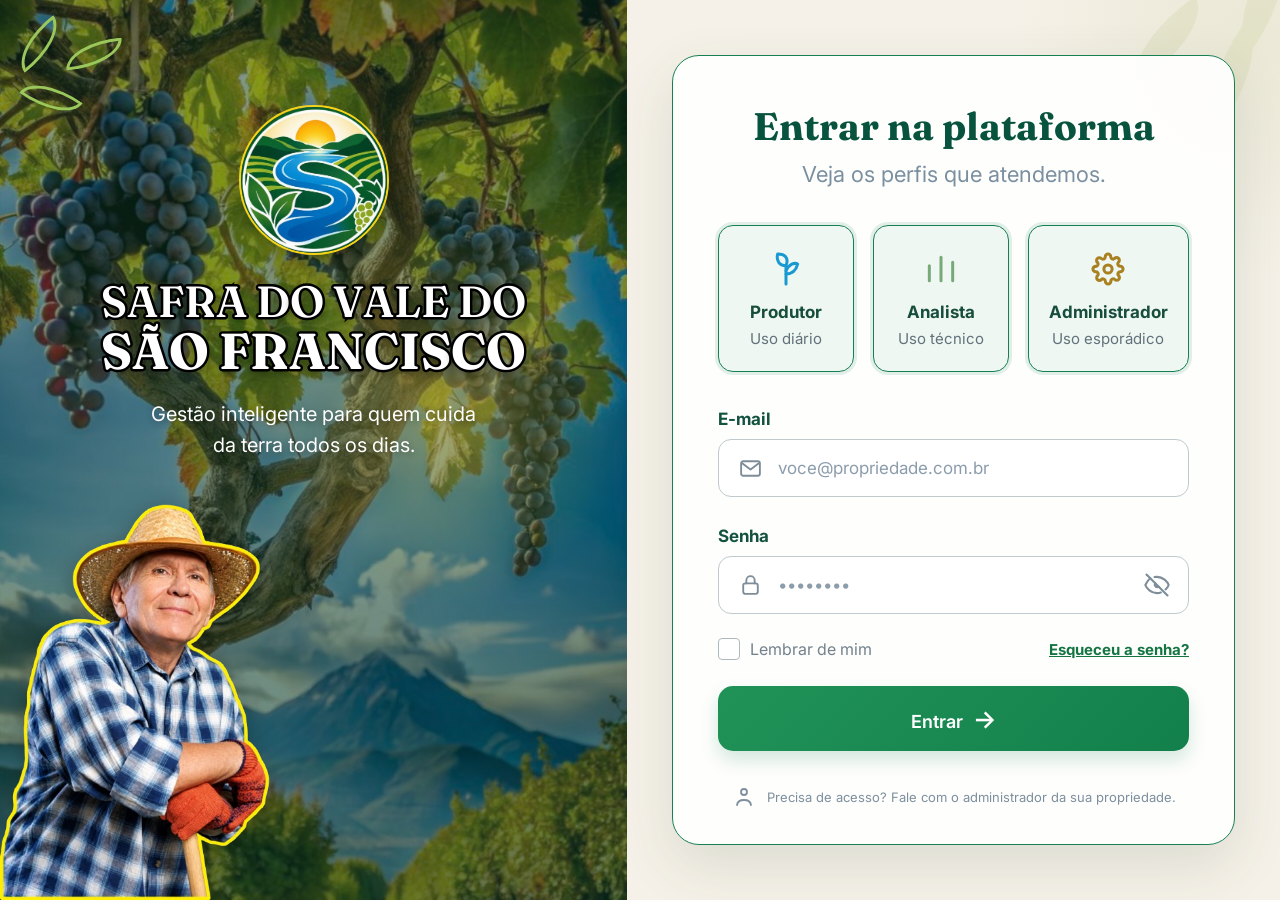
<file: Frontend/Login/login.html>
<!DOCTYPE html>
<html lang="pt-BR">

<head>
    <meta charset="UTF-8">
    <meta name="viewport" content="width=device-width, initial-scale=1.0">

    <title>Safra do Vale do São Francisco</title>

    <link rel="preconnect" href="https://fonts.googleapis.com">
    <link rel="preconnect" href="https://fonts.gstatic.com" crossorigin>

    <link
        href="https://fonts.googleapis.com/css2?family=Fraunces:wght@600;700&family=Inter:wght@400;500;600;700&display=swap"
        rel="stylesheet"
    >

    <link rel="stylesheet" href="login.css">
</head>

<body>
    <main class="pagina">

        <!-- =====================================
             LADO ESQUERDO
        ====================================== -->

        <section class="lado-esquerdo">

            <div class="folhas">
                <span class="folha folha1"></span>
                <span class="folha folha2"></span>
                <span class="folha folha3"></span>
            </div>

            <div class="conteudo-esquerdo">

                <div class="logo-moldura">
             <img
                src="/Frontend/Login/img/logotipo.png"
                alt="Logo Safra do Vale do São Francisco"
                class="logo"
                                     >
                </div>

                <!-- TÍTULO -->
                <h1>
                    SAFRA DO VALE DO
                    <strong>SÃO FRANCISCO</strong>
                </h1>

                <!-- SUBTÍTULO -->
                <p>
                    Gestão inteligente para quem cuida<br>
                    da terra todos os dias.
                </p>

            </div>

            <!-- MASCOTE -->
            <img
                src="/Frontend/Login/img/veiomascote.png"
                alt="Mascote produtor rural"
                class="mascote"
            >

            <!-- CURVAS -->
            <div class="curva-verde"></div>
            <div class="curva-amarela"></div>

        </section>


        <!-- =====================================
             LADO DIREITO
        ====================================== -->

        <section class="lado-direito">

            <!-- Folhas do canto superior -->
            <div class="folhas-direita">
                <span></span>
                <span></span>
                <span></span>
            </div>


            <!-- CARD -->
            <div class="card">

                <!-- CABEÇALHO -->
                <header class="cabecalho">

                    <h2>
                        Entrar na plataforma
                    </h2>

                   <p>
                       Veja os perfis que atendemos.
                  </p>

                </header>


                <!-- =================================
                     PERFIS
                ================================== -->

                <div class="perfil-area">

                    <div class="perfis">

                        <!-- PRODUTOR -->
                        <button
                            type="button"
                            class="perfil produtor selecionado" data-perfil="produtor"
                        >

                            <span class="icone">
                                <svg viewBox="0 0 24 24">
                                    <path d="M12 21V10"></path>
                                    <path d="M12 10C8 10 6 7 7 3c4 0 7 2 5 7Z"></path>
                                    <path d="M12 13c2-4 5-5 7-4-1 4-3 6-7 6"></path>
                                </svg>
                            </span>

                            <strong>Produtor</strong>

                            <small>Uso diário</small>

                        </button>


                        <!-- ANALISTA -->
                        <button
                            type="button"
                            class="perfil analista selecionado" data-perfil="analista"
                        >

                            <span class="icone">
                                <svg viewBox="0 0 24 24">
                                    <path d="M5 19V10"></path>
                                    <path d="M12 19V5"></path>
                                    <path d="M19 19V8"></path>
                                </svg>
                            </span>

                            <strong>Analista</strong>

                            <small>Uso técnico</small>

                        </button>


                        <!-- ADMINISTRADOR -->
                        <button
                            type="button"
                            class="perfil administrador selecionado" data-perfil="administrador"
                        >

                            <span class="icone">
                                <!-- Engrenagem centralizada em (12,12). O grupo reduz o desenho para
                                     ficar do mesmo tamanho dos outros ícones; o stroke-width 2.2
                                     compensa a redução para o traço continuar com 1.8 na tela. -->
                                <svg viewBox="0 0 24 24">
                                    <g transform="translate(12 12) scale(.82) translate(-12 -12)" stroke-width="2.2">
                                        <circle cx="12" cy="12" r="3"></circle>
                                        <path d="M19.4 15a1.65 1.65 0 0 0 .33 1.82l.06.06a2 2 0 0 1 0 2.83 2 2 0 0 1-2.83 0l-.06-.06a1.65 1.65 0 0 0-1.82-.33 1.65 1.65 0 0 0-1 1.51V21a2 2 0 0 1-2 2 2 2 0 0 1-2-2v-.09A1.65 1.65 0 0 0 9 19.4a1.65 1.65 0 0 0-1.82.33l-.06.06a2 2 0 0 1-2.83 0 2 2 0 0 1 0-2.83l.06-.06a1.65 1.65 0 0 0 .33-1.82 1.65 1.65 0 0 0-1.51-1H3a2 2 0 0 1-2-2 2 2 0 0 1 2-2h.09A1.65 1.65 0 0 0 4.6 9a1.65 1.65 0 0 0-.33-1.82l-.06-.06a2 2 0 0 1 0-2.83 2 2 0 0 1 2.83 0l.06.06a1.65 1.65 0 0 0 1.82.33H9a1.65 1.65 0 0 0 1-1.51V3a2 2 0 0 1 2-2 2 2 0 0 1 2 2v.09a1.65 1.65 0 0 0 1 1.51 1.65 1.65 0 0 0 1.82-.33l.06-.06a2 2 0 0 1 2.83 0 2 2 0 0 1 0 2.83l-.06.06a1.65 1.65 0 0 0-.33 1.82V9a1.65 1.65 0 0 0 1.51 1H21a2 2 0 0 1 2 2 2 2 0 0 1-2 2h-.09a1.65 1.65 0 0 0-1.51 1z"></path>
                                    </g>
                                </svg>
                            </span>

                            <strong>Administrador</strong>

                            <small>Uso esporádico</small>

                        </button>

                    </div>

                </div>


                <!-- =================================
                     FORMULÁRIO
                ================================== -->

                <form id="formLogin" novalidate autocomplete="off">

                    <!-- E-MAIL -->
                    <div class="campo">

                        <label for="email">
                            E-mail
                        </label>

                        <div class="input-container">

                            <span class="campo-icone">
                                <svg viewBox="0 0 24 24">
                                    <rect x="3" y="5" width="18" height="14" rx="2"></rect>
                                    <path d="m4 7 8 6 8-6"></path>
                                </svg>
                            </span>

                            <input
                                type="email"
                                id="email"
                                placeholder="voce@propriedade.com.br"
                            >

                        </div>

                    </div>


                    <!-- SENHA -->
                    <div class="campo">

                        <label for="senha">
                            Senha
                        </label>

                        <div class="input-container">

                            <span class="campo-icone">
                                <svg viewBox="0 0 24 24">
                                    <rect x="5" y="10" width="14" height="10" rx="2"></rect>
                                    <path d="M8 10V7a4 4 0 0 1 8 0v3"></path>
                                </svg>
                            </span>

                            <input
                                  type="password"
                                  id="senha"
                                  placeholder="••••••••"
                                  autocomplete="new-password"
>

                            <button
                                type="button"
                                class="olho" id="mostrarSenha" aria-label="Mostrar senha"
                            >
                                <svg viewBox="0 0 24 24">
                                    <path d="M3 3l18 18"></path>
                                    <path d="M10.6 10.6a2 2 0 0 0 2.8 2.8"></path>
                                    <path d="M9.9 5.2A10.8 10.8 0 0 1 12 5c5 0 9 4 10 7-0.4 1.2-1.3 2.6-2.7 3.8"></path>
                                    <path d="M6.2 6.2C4.5 7.4 3.3 9.1 2 12c1 3 5 7 10 7 1.2 0 2.3-.2 3.3-.6"></path>
                                </svg>
                            </button>

                        </div>

                    </div>


                    <!-- LEMBRAR / ESQUECI -->
                    <div class="opcoes">

                        <label class="lembrar">

                            <input type="checkbox">

                            <span>
                                Lembrar de mim
                            </span>

                        </label>

                        <a href="#" id="esqueciSenha">
                            Esqueceu a senha?
                        </a>

                    </div>


                    
                    <button
                        type="submit"
                        class="botao"
                    >

                        <span class="botao-texto">Entrar</span><span class="seta">→</span>

                    </button>


                    <!-- AJUDA -->
                    <div class="ajuda">

                        <span class="ajuda-icone">
                            <svg viewBox="0 0 24 24">
                                <circle cx="12" cy="7" r="3"></circle>
                                <path d="M5 20c.5-3.5 3-5 7-5s6.5 1.5 7 5"></path>
                            </svg>
                        </span>

                        <span>
                            Precisa de acesso? Fale com o administrador
                            da sua propriedade.
                        </span>

                    </div>

                </form>

            </div>

        </section>

    </main>

<script src="login.js"></script>
</body>

</html>
</file>
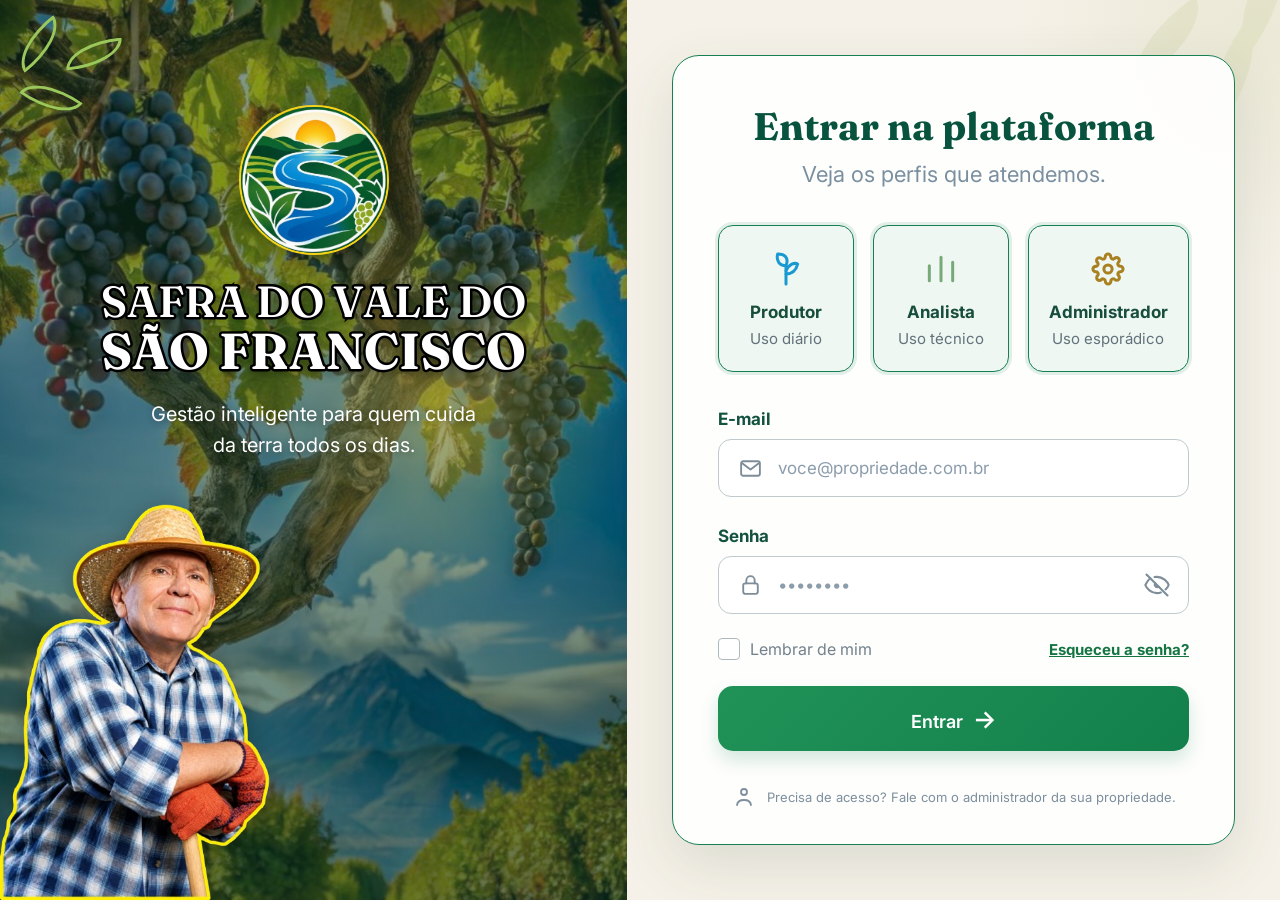
<file: Frontend/Produtor/produtor.html>
<!DOCTYPE html>
<html lang="pt-BR">
<head>
  <meta charset="UTF-8">
  <meta name="viewport" content="width=device-width, initial-scale=1.0">
  <title>Safra — Produtor</title>
  <link rel="preconnect" href="https://fonts.googleapis.com">
  <link rel="preconnect" href="https://fonts.gstatic.com" crossorigin>
  <link href="https://fonts.googleapis.com/css2?family=Fraunces:opsz,wght@9..144,400;9..144,500;9..144,600;9..144,700&family=Inter:wght@400;500;600;700&display=swap" rel="stylesheet">
  <link rel="stylesheet" href="produtor.css">
  <link rel="stylesheet" href="../tema.css">
</head>
<body data-pagina-padrao="telainicial">

  <!-- =====================================================================
       COMPONENTES COMPARTILHADOS
       O menu lateral e a barra do topo são escritos UMA vez só, aqui.
       O Frontend/comum.js copia estes modelos para dentro de cada tela
       (veja os espaços data-componente="sidebar" / "topbar" nas telas).
       Para mudar o menu ou a barra do topo, edite só os modelos abaixo.
       ===================================================================== -->
  <template id="tpl-sidebar">
    <div class="logo-area">
    <img alt="Logo Safra" class="logo-img" src="/Frontend/Login/img/logotipo-menu.png"/>
    <div class="logo-text">
    <h2>Safra</h2>
    <span>Vale do São Francisco</span>
    </div>
    </div>
    <nav class="menu">
    <a class="menu-item" href="#telainicial">
    <span class="nav-icon"><svg class="ico" viewBox="0 0 24 24" fill="none" stroke="currentColor" stroke-width="1.8" stroke-linecap="round" stroke-linejoin="round" aria-hidden="true"><path d="M3 11.5 12 4l9 7.5"/><path d="M5.5 10v10h13V10"/><path d="M10 20v-5.5h4V20"/></svg></span>
    <span>Inicial</span>
    </a>
    <a class="menu-item" href="#lavoura">
    <span class="nav-icon"><svg class="ico" viewBox="0 0 24 24" fill="none" stroke="currentColor" stroke-width="1.8" stroke-linecap="round" stroke-linejoin="round" aria-hidden="true"><path d="M12 21V12"/><path d="M12 13c0-4 3-7 8-7 0 4-3 7-8 7z"/><path d="M12 16c0-3-2.5-5.5-7-5.5 0 3 2.5 5.5 7 5.5z"/></svg></span>
    <span>Lavouras</span>
    </a>
    <a class="menu-item" href="#financeiro">
    <span class="nav-icon"><svg class="ico" viewBox="0 0 24 24" fill="none" stroke="currentColor" stroke-width="1.8" stroke-linecap="round" stroke-linejoin="round" aria-hidden="true"><path d="M12 3v18"/><path d="M16.5 7.5C15.8 6.4 14.3 5.8 12 5.8c-2.6 0-4 1.2-4 2.9 0 4.3 8.3 2.1 8.3 6.4 0 1.8-1.7 3.1-4.3 3.1-2.3 0-3.9-.8-4.7-2.1"/></svg></span>
    <span>Financeiro</span>
    </a>
    <a class="menu-item" href="#relatorio">
    <span class="nav-icon"><svg class="ico" viewBox="0 0 24 24" fill="none" stroke="currentColor" stroke-width="1.8" stroke-linecap="round" stroke-linejoin="round" aria-hidden="true"><path d="M14 3H6.5v18h11V6.5z"/><path d="M14 3v3.5h3.5M9.5 12h5M9.5 16h5"/></svg></span>
    <span>Relatórios</span>
    </a>
    <a class="menu-item" href="#alertas">
    <span class="nav-icon"><svg class="ico" viewBox="0 0 24 24" fill="none" stroke="currentColor" stroke-width="1.8" stroke-linecap="round" stroke-linejoin="round" aria-hidden="true"><path d="M6 9a6 6 0 0 1 12 0c0 6.5 2.5 8 2.5 8h-17S6 15.5 6 9"/><path d="M10.2 20.5a2 2 0 0 0 3.6 0"/></svg></span>
    <span>Alertas</span>
    <span class="badge">3</span>
    </a>
    <a class="menu-item" href="#exportacao">
    <span class="nav-icon"><svg class="ico" viewBox="0 0 24 24" fill="none" stroke="currentColor" stroke-width="1.8" stroke-linecap="round" stroke-linejoin="round" aria-hidden="true"><path d="M12 3v11"/><path d="M12 4l6 7.5h-6"/><path d="M12 7L7 11.5h5"/><path d="M3.5 15h17l-2 4.5h-13z"/></svg></span>
    <span>Exportação</span>
    </a>
    <a class="menu-item" href="#configuracoes">
    <span class="nav-icon"><svg class="ico" viewBox="0 0 24 24" fill="none" stroke="currentColor" stroke-width="1.8" stroke-linecap="round" stroke-linejoin="round" aria-hidden="true"><path d="M4 6h9M17 6h3M4 12h3M11 12h9M4 18h11M19 18h1"/><circle cx="15" cy="6" r="2"/><circle cx="9" cy="12" r="2"/><circle cx="17" cy="18" r="2"/></svg></span>
    <span>Configurações</span>
    </a>
    </nav>
    <a class="menu-item sair" href="login.html">
    <span class="nav-icon"><svg class="ico" viewBox="0 0 24 24" fill="none" stroke="currentColor" stroke-width="1.8" stroke-linecap="round" stroke-linejoin="round" aria-hidden="true"><path d="M9 21H5V3h4"/><path d="M16 16.5l4.5-4.5L16 7.5M20.5 12H9"/></svg></span>
    <span>Sair</span>
    </a>
  </template>

  <template id="tpl-topbar">
    <div class="tb-conta">
    <button type="button" class="tb-sino" aria-label="Notificações"><svg class="ico" viewBox="0 0 24 24" fill="none" stroke="currentColor" stroke-width="1.8" stroke-linecap="round" stroke-linejoin="round" aria-hidden="true"><path d="M6 9a6 6 0 0 1 12 0c0 6.5 2.5 8 2.5 8h-17S6 15.5 6 9"/><path d="M10.2 20.5a2 2 0 0 0 3.6 0"/></svg><span class="tb-badge" style="display:none">0</span></button>
    <div class="tb-usuario" tabindex="0" role="button" aria-label="Conta de João Silva">
    <span class="tb-avatar">JP</span>
    <span class="tb-dados"><strong>João Silva</strong><small>Produtor</small></span>
    <svg class="ico tb-seta" viewBox="0 0 24 24" fill="none" stroke="currentColor" stroke-width="1.8" stroke-linecap="round" stroke-linejoin="round" aria-hidden="true"><path d="M6 9l6 6 6-6"/></svg>
    </div>
    </div>
    <label class="tb-busca"><svg class="ico" viewBox="0 0 24 24" fill="none" stroke="currentColor" stroke-width="1.8" stroke-linecap="round" stroke-linejoin="round" aria-hidden="true"><circle cx="11" cy="11" r="7"/><path d="M20.5 20.5L16 16"/></svg><input type="text"/></label>
  </template>

<section class="safra-page" id="configuracoes" data-config-page data-page-title="Configurações | Safra">

<!-- =========================
         SIDEBAR
    ========================== -->
<aside class="sidebar" data-componente="sidebar"></aside>
<!-- =========================
         CONTEÚDO
    ========================== -->
<main class="conteudo">
<!-- TOPBAR -->
<header class="topbar tb" data-componente="topbar" data-busca="Buscar configuração..."></header>
<!-- CABEÇALHO -->
<section class="cabecalho">
<div class="titulo-area">
<div class="titulo-icone"><svg class="ico" viewBox="0 0 24 24" fill="none" stroke="currentColor" stroke-width="1.8" stroke-linecap="round" stroke-linejoin="round" aria-hidden="true"><path d="M4 6h9M17 6h3M4 12h3M11 12h9M4 18h11M19 18h1"/><circle cx="15" cy="6" r="2"/><circle cx="9" cy="12" r="2"/><circle cx="17" cy="18" r="2"/></svg></div>
<div>
<h1>Configurações</h1>
<p>
                        Gerencie suas informações, preferências e configurações da conta.
                    </p>
</div>
</div>
<button class="btn-principal" type="button" data-config="salvar">
                <svg class="ico ico-inline" viewBox="0 0 24 24" fill="none" stroke="currentColor" stroke-width="1.8" stroke-linecap="round" stroke-linejoin="round" aria-hidden="true"><path d="M5 12.5l4.5 4.5L19 7"/></svg> Salvar alterações
            </button>
</section>
<!-- =========================
             PERFIL
        ========================== -->
<section class="config-card">
<div class="config-titulo">
<div class="config-icone verde"><svg class="ico" viewBox="0 0 24 24" fill="none" stroke="currentColor" stroke-width="1.8" stroke-linecap="round" stroke-linejoin="round" aria-hidden="true"><circle cx="12" cy="8" r="4"/><path d="M4.5 21a7.5 7.5 0 0 1 15 0"/></svg></div>
<div>
<h2>Meu perfil</h2>
<p>
                        Atualize suas informações pessoais e dados de acesso.
                    </p>
</div>
</div>
<div class="perfil-area">
<div class="perfil-avatar" data-config="avatar">JP</div>
<div class="perfil-dados">
<strong data-config="nome-exibido">João Silva</strong>
<span data-config="perfil-exibido">Produtor</span>
<button class="btn-foto" type="button" data-config="alterar-foto">
                        Alterar foto
                    </button>
</div>
</div>
<div class="form-grid">
<div class="campo">
<label>Nome completo</label>
<input type="text" data-config="nome" value="" autocomplete="name"/>
</div>
<div class="campo">
<label>E-mail</label>
<input type="email" data-config="email" value="" autocomplete="email"/>
</div>
<div class="campo">
<label>Telefone</label>
<input type="text" data-config="telefone" value="" placeholder="(00) 00000-0000" inputmode="tel" autocomplete="tel"/>
</div>
<div class="campo">
<label>Tipo de usuário</label>
<input disabled="" type="text" data-config="tipo" value="Produtor"/>
</div>
</div>
</section>
<!-- =========================
             NOTIFICAÇÕES
        ========================== -->
<section class="config-card">
<div class="config-titulo">
<div class="config-icone amarelo"><svg class="ico" viewBox="0 0 24 24" fill="none" stroke="currentColor" stroke-width="1.8" stroke-linecap="round" stroke-linejoin="round" aria-hidden="true"><path d="M6 9a6 6 0 0 1 12 0c0 6.5 2.5 8 2.5 8h-17S6 15.5 6 9"/><path d="M10.2 20.5a2 2 0 0 0 3.6 0"/></svg></div>
<div>
<h2>Notificações</h2>
<p>
                        Escolha quais avisos deseja receber da plataforma.
                    </p>
</div>
</div>
<div class="opcoes">
<div class="opcao">
<div>
<strong>Alertas da produção</strong>
<span>
                            Receba avisos sobre condições que podem afetar sua lavoura.
                        </span>
</div>
<label class="switch">
<input data-pref="notif_producao" checked="" type="checkbox"/>
<span class="slider"></span>
</label>
</div>
<div class="opcao">
<div>
<strong>Condições climáticas</strong>
<span>
                            Receba atualizações sobre temperatura, umidade e clima.
                        </span>
</div>
<label class="switch">
<input data-pref="notif_clima" checked="" type="checkbox"/>
<span class="slider"></span>
</label>
</div>
<div class="opcao">
<div>
<strong>Exportação e logística</strong>
<span>
                            Receba informações sobre lotes, embarques e destinos.
                        </span>
</div>
<label class="switch">
<input data-pref="notif_exportacao" checked="" type="checkbox"/>
<span class="slider"></span>
</label>
</div>
<div class="opcao" style="display:none">
<div>
<strong>Relatórios</strong>
<span>
                            Receba avisos quando novos relatórios estiverem disponíveis.
                        </span>
</div>
<label class="switch">
<input data-pref="notif_relatorios" type="checkbox"/>
<span class="slider"></span>
</label>
</div>
</div>
</section>
<!-- =========================
             SEGURANÇA
        ========================== -->
<section class="config-card">
<div class="config-titulo">
<div class="config-icone roxo"><svg class="ico" viewBox="0 0 24 24" fill="none" stroke="currentColor" stroke-width="1.8" stroke-linecap="round" stroke-linejoin="round" aria-hidden="true"><rect x="5" y="11" width="14" height="9.5" rx="2"/><path d="M8 11V8a4 4 0 0 1 8 0v3"/></svg></div>
<div>
<h2>Segurança</h2>
<p>
                        Gerencie sua senha e mantenha sua conta protegida.
                    </p>
</div>
</div>
<div class="seguranca">
<div class="seguranca-info">
<div class="seguranca-icon"><svg class="ico" viewBox="0 0 24 24" fill="none" stroke="currentColor" stroke-width="1.8" stroke-linecap="round" stroke-linejoin="round" aria-hidden="true"><circle cx="8" cy="15" r="4"/><path d="M11 12l9-9M16 7l3 3"/></svg></div>
<div>
<strong>Senha</strong>
<span data-config="senha-info">Última alteração há 30 dias</span>
</div>
</div>
<button class="btn-secundario" type="button" data-config="alterar-senha">Alterar senha</button>
</div>
<div class="seguranca">
<div class="seguranca-info">
<div class="seguranca-icon"><svg class="ico" viewBox="0 0 24 24" fill="none" stroke="currentColor" stroke-width="1.8" stroke-linecap="round" stroke-linejoin="round" aria-hidden="true"><path d="M12 3l8 3v6c0 4.8-3.4 8-8 9-4.6-1-8-4.2-8-9V6z"/><path d="M9 12l2 2 4-4"/></svg></div>
<div>
<strong>Autenticação em duas etapas</strong>
<span>
                            Adicione uma camada extra de segurança à sua conta.
                        </span>
</div>
</div>
<label class="switch">
<input data-pref="autenticacao_2fa" type="checkbox"/>
<span class="slider"></span>
</label>
</div>
</section>
<!-- =========================
             ZONA DA CONTA
        ========================== -->
<section class="config-card conta">
<div>
<h2>Conta</h2>
<p>
                    Ações relacionadas à sua conta no sistema.
                </p>
</div>
<button class="btn-sair" type="button" data-config="sair">
                Sair da conta
            </button>
</section>
<div class="rodape">
<span>
                Safra • Vale do São Francisco
            </span>
<span>
                Última sincronização: <span data-ts="sync">há 15 segundos</span>
            </span>
</div>
</main>
</section>
<section class="safra-page" id="alertas" data-page-title="Alertas | Safra">

<!-- =========================
         SIDEBAR
    ========================== -->
<aside class="sidebar" data-componente="sidebar"></aside>
<!-- =========================
         CONTEÚDO
    ========================== -->
<main class="conteudo">
<!-- TOPBAR -->
<header class="topbar tb" data-componente="topbar" data-busca="Buscar alerta..."></header>
<!-- CABEÇALHO -->
<section class="cabecalho">
<div class="titulo-area">
<div class="titulo-icone"><svg class="ico" viewBox="0 0 24 24" fill="none" stroke="currentColor" stroke-width="1.8" stroke-linecap="round" stroke-linejoin="round" aria-hidden="true"><path d="M6 9a6 6 0 0 1 12 0c0 6.5 2.5 8 2.5 8h-17S6 15.5 6 9"/><path d="M10.2 20.5a2 2 0 0 0 3.6 0"/></svg></div>
<div>
<h1>Alertas</h1>
<p>
                        Acompanhe os avisos importantes sobre sua produção, clima e exportação.
                    </p>
</div>
</div>
<button class="btn-secundario">
                Marcar todos como lidos
            </button>
</section>

<!-- =========================
             ALERTAS ATIVOS
        ========================== -->
<section class="config-card">
<div class="config-titulo">
<div class="config-icone amarelo"><svg class="ico" viewBox="0 0 24 24" fill="none" stroke="currentColor" stroke-width="1.8" stroke-linecap="round" stroke-linejoin="round" aria-hidden="true"><circle cx="8.5" cy="8.5" r="3"/><path d="M8.5 2.5v1.2M2.5 8.5h1.2M4.2 4.2l.9.9M12.8 4.2l-.9.9"/><path d="M18 20H10a3.5 3.5 0 0 1-.3-7A5 5 0 0 1 19.3 14 3 3 0 0 1 18 20z"/></svg></div>
<div>
<h2>Condições climáticas</h2>
<p>
                        Alterações no clima que podem afetar sua lavoura.
                    </p>
</div>
</div>
<div class="opcoes" data-alertas="clima">
<div class="opcao">
<div>
<strong>Risco de geada — Talhão 4</strong>
<span>
                            Temperatura mínima prevista de 3°C para a madrugada de amanhã.
                        </span>
</div>
</div>
<div class="opcao">
<div>
<strong>Baixa umidade do solo</strong>
<span>
                            Umidade abaixo de 30% detectada nos últimos 2 dias.
                        </span>
</div>
</div>
</div>
</section>

<section class="config-card">
<div class="config-titulo">
<div class="config-icone verde"><svg class="ico" viewBox="0 0 24 24" fill="none" stroke="currentColor" stroke-width="1.8" stroke-linecap="round" stroke-linejoin="round" aria-hidden="true"><path d="M12 21V12"/><path d="M12 13c0-4 3-7 8-7 0 4-3 7-8 7z"/><path d="M12 16c0-3-2.5-5.5-7-5.5 0 3 2.5 5.5 7 5.5z"/></svg></div>
<div>
<h2>Produção</h2>
<p>
                        Avisos relacionados ao andamento da sua lavoura.
                    </p>
</div>
</div>
<div class="opcoes" data-alertas="producao">
<div class="opcao">
<div>
<strong>Colheita dentro do cronograma</strong>
<span>
                            A colheita da Uva Vitória segue dentro do prazo ideal.
                        </span>
</div>
</div>
</div>
</section>

<section class="config-card">
<div class="config-titulo">
<div class="config-icone azul"><svg class="ico" viewBox="0 0 24 24" fill="none" stroke="currentColor" stroke-width="1.8" stroke-linecap="round" stroke-linejoin="round" aria-hidden="true"><path d="M12 3v11"/><path d="M12 4l6 7.5h-6"/><path d="M12 7L7 11.5h5"/><path d="M3.5 15h17l-2 4.5h-13z"/></svg></div>
<div>
<h2>Exportação e logística</h2>
<p>
                        Avisos sobre lotes, embarques e destinos.
                    </p>
</div>
</div>
<div class="opcoes" data-alertas="exportacao">
<div class="opcao">
<div>
<strong>Embarque próximo — Lote #024</strong>
<span>
                            Embarque programado para 18/09/2026 com destino à Europa.
                        </span>
</div>
</div>
</div>
</section>

<div class="rodape">
<span>
                Safra • Vale do São Francisco
            </span>
<span>
                Última sincronização: <span data-ts="sync">há 15 segundos</span>
            </span>
</div>
</main>
</section>
<section class="safra-page" id="exportacao" data-page-title="Exportação | Safra">

<!-- SIDEBAR -->
<aside class="sidebar" data-componente="sidebar"></aside>
<!-- CONTEÚDO -->
<main class="conteudo">
<!-- TOPBAR -->
<header class="topbar tb" data-componente="topbar" data-busca="Buscar lote, destino..."></header>
<!-- CABEÇALHO -->
<section class="cabecalho">
<div class="titulo-area">
<div class="titulo-icone"><svg class="ico" viewBox="0 0 24 24" fill="none" stroke="currentColor" stroke-width="1.8" stroke-linecap="round" stroke-linejoin="round" aria-hidden="true"><path d="M12 3v11"/><path d="M12 4l6 7.5h-6"/><path d="M12 7L7 11.5h5"/><path d="M3.5 15h17l-2 4.5h-13z"/></svg></div>
<div>
<h1>Exportação</h1>
<p>
                        Acompanhe seus lotes, destinos e operações de exportação.
                    </p>
</div>
</div>
<button class="btn-principal">

                + Novo lote

            </button>
</section>
<!-- CARDS -->
<section class="cards">
<div class="card-indicador">
<div class="icone verde"><svg class="ico" viewBox="0 0 24 24" fill="none" stroke="currentColor" stroke-width="1.8" stroke-linecap="round" stroke-linejoin="round" aria-hidden="true"><path d="M12 3v11"/><path d="M12 4l6 7.5h-6"/><path d="M12 7L7 11.5h5"/><path d="M3.5 15h17l-2 4.5h-13z"/></svg></div>
<div>
<span>Lotes ativos</span>
<strong>4</strong>
<small class="positivo">
                        Em processo de exportação
                    </small>
</div>
</div>
<div class="card-indicador">
<div class="icone azul"><svg class="ico" viewBox="0 0 24 24" fill="none" stroke="currentColor" stroke-width="1.8" stroke-linecap="round" stroke-linejoin="round" aria-hidden="true"><path d="M12 4v16M6 20h12M5 7h14"/><path d="M5 7l-3 7a3 3 0 0 0 6 0zM19 7l-3 7a3 3 0 0 0 6 0z"/></svg></div>
<div>
<span>Volume disponível</span>
<strong>7.800 kg</strong>
<small>
                        Pronto para negociação
                    </small>
</div>
</div>
<div class="card-indicador">
<div class="icone amarelo"><svg class="ico" viewBox="0 0 24 24" fill="none" stroke="currentColor" stroke-width="1.8" stroke-linecap="round" stroke-linejoin="round" aria-hidden="true"><circle cx="12" cy="12" r="9"/><path d="M3 12h18"/><path d="M12 3c3 2.7 3 15.3 0 18-3-2.7-3-15.3 0-18z"/></svg></div>
<div>
<span>Destinos ativos</span>
<strong>3</strong>
<small>
                        Europa, EUA e Canadá
                    </small>
</div>
</div>
<div class="card-indicador">
<div class="icone roxo"><svg class="ico" viewBox="0 0 24 24" fill="none" stroke="currentColor" stroke-width="1.8" stroke-linecap="round" stroke-linejoin="round" aria-hidden="true"><path d="M12 3v18"/><path d="M16.5 7.5C15.8 6.4 14.3 5.8 12 5.8c-2.6 0-4 1.2-4 2.9 0 4.3 8.3 2.1 8.3 6.4 0 1.8-1.7 3.1-4.3 3.1-2.3 0-3.9-.8-4.7-2.1"/></svg></div>
<div>
<span>Receita estimada</span>
<strong>R$ 66.300</strong>
<small class="positivo">
                        ↑ 12,4% este ciclo
                    </small>
</div>
</div>
</section>
<!-- FILTROS -->
<section class="filtros">
<div class="campo">
<label>Status</label>
<select>
<option>Todos</option>
<option>Em andamento</option>
<option>Concluído</option>
<option>Programado</option>
</select>
</div>
<div class="campo">
<label>Produto</label>
<select>
<option>Todos</option>
<option>Uva</option>
<option>Manga</option>
</select>
</div>
<div class="campo">
<label>Destino</label>
<select>
<option>Todos</option>
<option>Europa</option>
<option>Estados Unidos</option>
<option>Canadá</option>
</select>
</div>
<button class="btn-filtro">

                Aplicar filtros

            </button>
</section>
<!-- LOTE PRINCIPAL -->
<section class="lote-destaque">
<div class="lote-topo">
<div>
<div class="tags">
<span class="tag andamento">
                            EM ANDAMENTO
                        </span>
<span class="tag produto">
                            UVA
                        </span>
</div>
<h2>
                        Lote #024
                    </h2>
<p>
                        Operação de exportação para o mercado europeu.
                    </p>
</div>
<div class="percentual">
                    80%
                </div>
</div>
<div class="progresso">
<div class="progresso-barra">
<div class="progresso-preenchido"></div>
</div>
<span>
                    Processo de exportação
                </span>
</div>
<div class="lote-informacoes">
<div class="info">
<span>Produto</span>
<strong>Uva</strong>
</div>
<div class="info">
<span>Volume</span>
<strong>2.500 kg</strong>
</div>
<div class="info">
<span>Destino</span>
<strong>Europa</strong>
</div>
<div class="info">
<span>Demanda</span>
<strong class="demanda">
                        Alta
                    </strong>
</div>
<div class="info">
<span>Preço estimado</span>
<strong>
                        R$ 8,50/kg
                    </strong>
</div>
<button class="btn-lote">
                    Ver lote
                </button>
</div>
</section>
<!-- TÍTULO DOS LOTES -->
<div class="secao-titulo">
<div>
<h2>
                    Operações de exportação
                </h2>
<p>
                    Acompanhe os lotes em processo de envio.
                </p>
</div>
<button class="btn-secundario">
                Ver todos
            </button>
</div>
<!-- GRID DE LOTES -->
<section class="lotes-grid">
<!-- LOTE 025 -->
<article class="lote-card">
<div class="lote-card-topo">
<div>
<span class="numero-lote">
                            #025
                        </span>
<h3>
                            Manga Palmer
                        </h3>
</div>
<span class="status programado">
                        Programado
                    </span>
</div>
<div class="lote-dados">
<div>
<span>Volume</span>
<strong>1.800 kg</strong>
</div>
<div>
<span>Destino</span>
<strong>Estados Unidos</strong>
</div>
<div>
<span>Preço</span>
<strong>R$ 7,20/kg</strong>
</div>
</div>
<div class="mini-progresso">
<div>
<span>Progresso</span>
<strong>45%</strong>
</div>
<div class="barra">
<div class="barra-fill quarenta"></div>
</div>
</div>
<button class="btn-card">
                    Ver detalhes
                </button>
</article>
<!-- LOTE 026 -->
<article class="lote-card">
<div class="lote-card-topo">
<div>
<span class="numero-lote">
                            #026
                        </span>
<h3>
                            Uva Itália
                        </h3>
</div>
<span class="status andamento-status">
                        Em andamento
                    </span>
</div>
<div class="lote-dados">
<div>
<span>Volume</span>
<strong>2.100 kg</strong>
</div>
<div>
<span>Destino</span>
<strong>Canadá</strong>
</div>
<div>
<span>Preço</span>
<strong>R$ 8,10/kg</strong>
</div>
</div>
<div class="mini-progresso">
<div>
<span>Progresso</span>
<strong>65%</strong>
</div>
<div class="barra">
<div class="barra-fill sessenta"></div>
</div>
</div>
<button class="btn-card">
                    Ver detalhes
                </button>
</article>
<!-- LOTE 027 -->
<article class="lote-card">
<div class="lote-card-topo">
<div>
<span class="numero-lote">
                            #027
                        </span>
<h3>
                            Uva Vitória
                        </h3>
</div>
<span class="status concluido">
                        Concluído
                    </span>
</div>
<div class="lote-dados">
<div>
<span>Volume</span>
<strong>1.400 kg</strong>
</div>
<div>
<span>Destino</span>
<strong>Europa</strong>
</div>
<div>
<span>Preço</span>
<strong>R$ 8,50/kg</strong>
</div>
</div>
<div class="mini-progresso">
<div>
<span>Progresso</span>
<strong>100%</strong>
</div>
<div class="barra">
<div class="barra-fill cem"></div>
</div>
</div>
<button class="btn-card">
                    Ver detalhes
                </button>
</article>
</section>
<!-- MERCADOS -->
<section class="mercados">
<div class="secao-titulo">
<div>
<h2>
                        Mercado internacional
                    </h2>
<p>
                        Acompanhe demanda e oportunidades de exportação.
                    </p>
</div>
</div>
<div class="mercados-grid">
<div class="mercado">
<div class="mercado-icone"><span class="ico-sigla">UE</span></div>
<div>
<span>
                            Europa
                        </span>
<strong>
                            Alta demanda
                        </strong>
<small class="crescimento">
                            ↑ 12% este período
                        </small>
</div>
</div>
<div class="mercado">
<div class="mercado-icone"><span class="ico-sigla">EUA</span></div>
<div>
<span>
                            Estados Unidos
                        </span>
<strong>
                            Demanda estável
                        </strong>
<small>
                            ↑ 4% este período
                        </small>
</div>
</div>
<div class="mercado">
<div class="mercado-icone"><span class="ico-sigla">CA</span></div>
<div>
<span>
                            Canadá
                        </span>
<strong>
                            Demanda em alta
                        </strong>
<small class="crescimento">
                            ↑ 8% este período
                        </small>
</div>
</div>
</div>
</section>
</main>
</section>
<section class="safra-page" id="financeiro" data-page-title="Financeiro | Safra">

<!-- ================= SIDEBAR ================= -->
<aside class="sidebar" data-componente="sidebar"></aside>
<!-- ================= CONTEÚDO ================= -->
<main class="conteudo">
<!-- TOPBAR -->
<header class="topbar tb" data-componente="topbar" data-busca="Buscar movimentação, pagamento..."></header>
<!-- ================= CABEÇALHO ================= -->
<section class="page-header">
<div class="title-area">
<div class="title-icon"><svg class="ico" viewBox="0 0 24 24" fill="none" stroke="currentColor" stroke-width="1.8" stroke-linecap="round" stroke-linejoin="round" aria-hidden="true"><rect x="2.5" y="6" width="19" height="12" rx="2"/><circle cx="12" cy="12" r="2.5"/><path d="M6 10v.01M18 14v.01"/></svg></div>
<div>
<h1>Financeiro</h1>
<p>
                        Acompanhe as receitas, despesas e resultados da sua produção agrícola.
                    </p>
</div>
</div>
<button class="btn-primary">
<span>+</span>
                Nova movimentação
            </button>
</section>
<!-- ================= CARDS ================= -->
<section class="financial-cards">
<!-- Receita -->
<div class="financial-card">
<div class="card-icon green"><svg class="ico" viewBox="0 0 24 24" fill="none" stroke="currentColor" stroke-width="1.8" stroke-linecap="round" stroke-linejoin="round" aria-hidden="true"><path d="M3 17l6-6 4 4 8-8"/><path d="M15 7h6v6"/></svg></div>
<div class="card-content">
<span>Receita no ciclo</span>
<strong>R$ 2.480.650</strong>
<small class="positive">
                        ↑ 15% em relação ao ciclo anterior
                    </small>
</div>
</div>
<!-- Despesas -->
<div class="financial-card">
<div class="card-icon red"><svg class="ico" viewBox="0 0 24 24" fill="none" stroke="currentColor" stroke-width="1.8" stroke-linecap="round" stroke-linejoin="round" aria-hidden="true"><path d="M3 7l6 6 4-4 8 8"/><path d="M15 17h6v-6"/></svg></div>
<div class="card-content">
<span>Despesas</span>
<strong>R$ 684.320</strong>
<small>
                        27,6% da receita
                    </small>
</div>
</div>
<!-- Resultado -->
<div class="financial-card">
<div class="card-icon blue"><svg class="ico" viewBox="0 0 24 24" fill="none" stroke="currentColor" stroke-width="1.8" stroke-linecap="round" stroke-linejoin="round" aria-hidden="true"><path d="M12 3v18"/><path d="M16.5 7.5C15.8 6.4 14.3 5.8 12 5.8c-2.6 0-4 1.2-4 2.9 0 4.3 8.3 2.1 8.3 6.4 0 1.8-1.7 3.1-4.3 3.1-2.3 0-3.9-.8-4.7-2.1"/></svg></div>
<div class="card-content">
<span>Resultado líquido</span>
<strong>R$ 1.796.330</strong>
<small class="positive">
                        ↑ 18,4% este ciclo
                    </small>
</div>
</div>
<!-- A receber -->
<div class="financial-card">
<div class="card-icon yellow"><svg class="ico" viewBox="0 0 24 24" fill="none" stroke="currentColor" stroke-width="1.8" stroke-linecap="round" stroke-linejoin="round" aria-hidden="true"><circle cx="12" cy="12" r="9"/><path d="M12 7v5l3.5 2"/></svg></div>
<div class="card-content">
<span>A receber</span>
<strong>R$ 420.800</strong>
<small>
                        Próximos 30 dias
                    </small>
</div>
</div>
</section>
<!-- ================= ÁREA DOS GRÁFICOS ================= -->
<section class="charts-grid">
<!-- FLUXO FINANCEIRO -->
<div class="chart-card fluxo-card">
<div class="chart-header">
<div>
<h2>Fluxo financeiro</h2>
<p>
                            Receitas e despesas da produção
                        </p>
</div>
<select>
<option>Últimos 6 meses</option>
<option>Últimos 12 meses</option>
<option>Este ano</option>
</select>
</div>
<div class="chart-summary">
<div>
<span>Receita</span>
<strong class="green-text">R$ 2,48 mi</strong>
</div>
<div>
<span>Despesas</span>
<strong class="orange-text">R$ 684 mil</strong>
</div>
</div>
<!-- Gráfico -->
<div class="bar-chart">
<div class="grid-line line-1"></div>
<div class="grid-line line-2"></div>
<div class="grid-line line-3"></div>
<div class="grid-line line-4"></div>
<div class="bars">
<div class="month">
<div class="bar-group">
<div class="bar receita b1"></div>
<div class="bar despesa d1"></div>
</div>
<span>Nov</span>
</div>
<div class="month">
<div class="bar-group">
<div class="bar receita b2"></div>
<div class="bar despesa d2"></div>
</div>
<span>Dez</span>
</div>
<div class="month">
<div class="bar-group">
<div class="bar receita b3"></div>
<div class="bar despesa d3"></div>
</div>
<span>Jan</span>
</div>
<div class="month">
<div class="bar-group">
<div class="bar receita b4"></div>
<div class="bar despesa d4"></div>
</div>
<span>Fev</span>
</div>
<div class="month">
<div class="bar-group">
<div class="bar receita b5"></div>
<div class="bar despesa d5"></div>
</div>
<span>Mar</span>
</div>
<div class="month">
<div class="bar-group">
<div class="bar receita b6"></div>
<div class="bar despesa d6"></div>
</div>
<span>Abr</span>
</div>
</div>
</div>
<div class="chart-legend">
<span>
<i class="legend-green"></i>
                        Receita
                    </span>
<span>
<i class="legend-orange"></i>
                        Despesas
                    </span>
</div>
</div>
<!-- DISTRIBUIÇÃO DAS DESPESAS -->
<div class="chart-card expenses-card">
<div class="chart-header">
<div>
<h2>Distribuição das despesas</h2>
<p>
                            Por categoria
                        </p>
</div>
</div>
<div class="donut-area">
<div class="donut">
<div class="donut-center">
<strong>R$ 684k</strong>
<span>total</span>
</div>
</div>
</div>
<div class="expense-list">
<div class="expense-item">
<div>
<i class="dot dot-green"></i>
                            Insumos
                        </div>
<strong>38%</strong>
</div>
<div class="expense-item">
<div>
<i class="dot dot-blue"></i>
                            Mão de obra
                        </div>
<strong>27%</strong>
</div>
<div class="expense-item">
<div>
<i class="dot dot-yellow"></i>
                            Logística
                        </div>
<strong>20%</strong>
</div>
<div class="expense-item">
<div>
<i class="dot dot-purple"></i>
                            Outros
                        </div>
<strong>15%</strong>
</div>
</div>
</div>
</section>
<!-- ================= MOVIMENTAÇÕES ================= -->
<section class="transactions-section">
<div class="section-title">
<div>
<h2>Movimentações recentes</h2>
<p>
                        Últimos lançamentos financeiros da sua propriedade.
                    </p>
</div>
<a href="#">
                    Ver todas →
                </a>
</div>
<div class="transactions-card">
<!-- Cabeçalho -->
<div class="transaction-row header">
<span>DESCRIÇÃO</span>
<span>CATEGORIA</span>
<span>DATA</span>
<span>STATUS</span>
<span>VALOR</span>
</div>
<!-- Receita -->
<div class="transaction-row">
<div class="transaction-description">
<div class="transaction-icon revenue"><svg class="ico" viewBox="0 0 24 24" fill="none" stroke="currentColor" stroke-width="1.8" stroke-linecap="round" stroke-linejoin="round" aria-hidden="true"><path d="M3 17l6-6 4 4 8-8"/><path d="M15 7h6v6"/></svg></div>
<div>
<strong>Venda de Uva Vitória</strong>
<small>Lote #024</small>
</div>
</div>
<span>Venda</span>
<span>10/09/2026</span>
<span class="status completed">
                        • Recebido
                    </span>
<strong class="value positive-value">
                        + R$ 21.250
                    </strong>
</div>
<!-- Despesa -->
<div class="transaction-row">
<div class="transaction-description">
<div class="transaction-icon expense"><svg class="ico" viewBox="0 0 24 24" fill="none" stroke="currentColor" stroke-width="1.8" stroke-linecap="round" stroke-linejoin="round" aria-hidden="true"><path d="M3 7l6 6 4-4 8 8"/><path d="M15 17h6v-6"/></svg></div>
<div>
<strong>Compra de fertilizantes</strong>
<small>Fornecedor agrícola</small>
</div>
</div>
<span>Insumos</span>
<span>08/09/2026</span>
<span class="status paid">
                        • Pago
                    </span>
<strong class="value negative-value">
                        - R$ 8.450
                    </strong>
</div>
<!-- Exportação -->
<div class="transaction-row">
<div class="transaction-description">
<div class="transaction-icon export"><svg class="ico" viewBox="0 0 24 24" fill="none" stroke="currentColor" stroke-width="1.8" stroke-linecap="round" stroke-linejoin="round" aria-hidden="true"><path d="M12 3v11"/><path d="M12 4l6 7.5h-6"/><path d="M12 7L7 11.5h5"/><path d="M3.5 15h17l-2 4.5h-13z"/></svg></div>
<div>
<strong>Exportação Lote #024</strong>
<small>Europa</small>
</div>
</div>
<span>Exportação</span>
<span>05/09/2026</span>
<span class="status pending">
                        • Pendente
                    </span>
<strong class="value positive-value">
                        + R$ 66.300
                    </strong>
</div>
<!-- Transporte -->
<div class="transaction-row">
<div class="transaction-description">
<div class="transaction-icon transport"><svg class="ico" viewBox="0 0 24 24" fill="none" stroke="currentColor" stroke-width="1.8" stroke-linecap="round" stroke-linejoin="round" aria-hidden="true"><path d="M2.5 6.5h11v9.5h-11zM13.5 9.5h4l4 3.5v3h-8z"/><circle cx="7" cy="18" r="2"/><circle cx="17.5" cy="18" r="2"/></svg></div>
<div>
<strong>Transporte da produção</strong>
<small>Fazenda → Porto</small>
</div>
</div>
<span>Logística</span>
<span>03/09/2026</span>
<span class="status paid">
                        • Pago
                    </span>
<strong class="value negative-value">
                        - R$ 4.280
                    </strong>
</div>
</div>
</section>
<!-- ================= RESUMO ================= -->
<section class="bottom-grid">
<div class="info-card">
<div class="info-icon"><svg class="ico" viewBox="0 0 24 24" fill="none" stroke="currentColor" stroke-width="1.8" stroke-linecap="round" stroke-linejoin="round" aria-hidden="true"><path d="M9 18h6M10 21h4"/><path d="M12 3a6 6 0 0 0-3.5 10.9c.6.5 1 1.2 1 2.1h5c0-.9.4-1.6 1-2.1A6 6 0 0 0 12 3z"/></svg></div>
<div>
<strong>Resultado positivo</strong>
<p>
                        Seu resultado líquido aumentou 18,4% em relação ao ciclo anterior.
                    </p>
</div>
</div>
<div class="info-card">
<div class="info-icon yellow-icon"><svg class="ico" viewBox="0 0 24 24" fill="none" stroke="currentColor" stroke-width="1.8" stroke-linecap="round" stroke-linejoin="round" aria-hidden="true"><path d="M12 3v18"/><path d="M16.5 7.5C15.8 6.4 14.3 5.8 12 5.8c-2.6 0-4 1.2-4 2.9 0 4.3 8.3 2.1 8.3 6.4 0 1.8-1.7 3.1-4.3 3.1-2.3 0-3.9-.8-4.7-2.1"/></svg></div>
<div>
<strong>Próximos recebimentos</strong>
<p>
                        Você possui R$ 420.800 em valores previstos para os próximos 30 dias.
                    </p>
</div>
</div>
</section>
</main>
</section>
<section class="safra-page" id="lavoura" data-page-title="Safra - Minhas Lavouras">

<!-- SIDEBAR -->
<aside class="sidebar" data-componente="sidebar"></aside>
<!-- CONTEÚDO -->
<main class="conteudo">
<!-- TOPBAR -->
<header class="topbar tb" data-componente="topbar" data-busca="Buscar por lavoura, talhão..."></header>
<!-- CABEÇALHO DA PÁGINA -->
<section class="page-header">
<div class="title-area">
<div class="title-icon"><svg class="ico" viewBox="0 0 24 24" fill="none" stroke="currentColor" stroke-width="1.8" stroke-linecap="round" stroke-linejoin="round" aria-hidden="true"><path d="M12 21V12"/><path d="M12 13c0-4 3-7 8-7 0 4-3 7-8 7z"/><path d="M12 16c0-3-2.5-5.5-7-5.5 0 3 2.5 5.5 7 5.5z"/></svg></div>
<div>
<h1>Minhas lavouras</h1>
<p>
                        Acompanhe o desenvolvimento e as condições de cada área da sua propriedade.
                    </p>
</div>
</div>
<button class="btn-primary">
<span>+</span>
                Nova lavoura
            </button>
</section>
<!-- CARDS DE RESUMO -->
<section class="stats-grid">
<div class="stat-card">
<div class="stat-icon green"><svg class="ico" viewBox="0 0 24 24" fill="none" stroke="currentColor" stroke-width="1.8" stroke-linecap="round" stroke-linejoin="round" aria-hidden="true"><path d="M12 21V12"/><path d="M12 13c0-4 3-7 8-7 0 4-3 7-8 7z"/><path d="M12 16c0-3-2.5-5.5-7-5.5 0 3 2.5 5.5 7 5.5z"/></svg></div>
<div class="stat-content">
<span>Lavouras ativas</span>
<strong>8</strong>
<small>de 10 cadastradas</small>
</div>
</div>
<div class="stat-card">
<div class="stat-icon blue"><svg class="ico" viewBox="0 0 24 24" fill="none" stroke="currentColor" stroke-width="1.8" stroke-linecap="round" stroke-linejoin="round" aria-hidden="true"><path d="M9 4L3 6.5v13.5l6-2.5 6 2.5 6-2.5V4l-6 2.5z"/><path d="M9 4v13.5M15 6.5V20"/></svg></div>
<div class="stat-content">
<span>Área total</span>
<strong>120,5 ha</strong>
<small class="positive">↑ 12% este ciclo</small>
</div>
</div>
<div class="stat-card">
<div class="stat-icon yellow"><svg class="ico" viewBox="0 0 24 24" fill="none" stroke="currentColor" stroke-width="1.8" stroke-linecap="round" stroke-linejoin="round" aria-hidden="true"><circle cx="12" cy="12" r="9"/><path d="M12 7v5l3.5 2"/></svg></div>
<div class="stat-content">
<span>Em colheita</span>
<strong>3</strong>
<small>talhões nesta semana</small>
</div>
</div>
<div class="stat-card">
<div class="stat-icon purple"><svg class="ico" viewBox="0 0 24 24" fill="none" stroke="currentColor" stroke-width="1.8" stroke-linecap="round" stroke-linejoin="round" aria-hidden="true"><path d="M12 3c3 4 6 7.2 6 11a6 6 0 0 1-12 0c0-3.8 3-7 6-11z"/></svg></div>
<div class="stat-content">
<span>Irrigação</span>
<strong>94%</strong>
<small class="positive">Sistema normal</small>
</div>
</div>
</section>
<!-- FILTROS -->
<section class="filters-area">
<div class="filter-buttons">
<button class="filter active">
                    Todas
                    <span>8</span>
</button>
<button class="filter">
                    Em desenvolvimento
                    <span>3</span>
</button>
<button class="filter">
                    Em colheita
                    <span>3</span>
</button>
<button class="filter">
                    Preparação
                    <span>2</span>
</button>
</div>
<select class="order-select">
<option>Mais recentes</option>
<option>Mais antigas</option>
<option>Maior área</option>
<option>Maior produção</option>
</select>
</section>
<!-- CARDS DAS LAVOURAS -->
<section class="lavouras-grid">
<!-- UVA VITÓRIA -->
<article class="lavoura-card">
<div class="card-top">
<span class="status status-colheita">
                        • Em colheita
                    </span>
<button class="favorite">
                        <svg class="ico ico-inline" viewBox="0 0 24 24" fill="none" stroke="currentColor" stroke-width="1.8" stroke-linecap="round" stroke-linejoin="round" aria-hidden="true"><path d="M12 3.5l2.6 5.4 5.9.8-4.3 4.1 1 5.8-5.2-2.8-5.2 2.8 1-5.8-4.3-4.1 5.9-.8z"/></svg>
                    </button>
</div>
<div class="lavoura-image uva">
                    <svg class="ico ico-fruta" viewBox="0 0 24 24" fill="none" stroke="currentColor" stroke-width="1.8" stroke-linecap="round" stroke-linejoin="round" aria-hidden="true"><circle cx="8.5" cy="10" r="2"/><circle cx="12" cy="10" r="2"/><circle cx="15.5" cy="10" r="2"/><circle cx="10.2" cy="14" r="2"/><circle cx="13.8" cy="14" r="2"/><circle cx="12" cy="18" r="2"/><path d="M12 8V5"/><path d="M12 5.500c1-1.800 2.800-2.500 4.500-2.200"/></svg>
                </div>
<div class="lavoura-info">
<span class="talhao">
                        TALHÃO 01
                    </span>
<h2>Uva Vitória</h2>
<div class="lavoura-details">
<div>
<span>Área</span>
<strong>24,5 ha</strong>
</div>
<div>
<span>Produção estimada</span>
<strong>185 ton</strong>
</div>
</div>
<div class="progress-header">
<span>Progresso da colheita</span>
<strong>82%</strong>
</div>
<div class="progress">
<div style="width:82%"></div>
</div>
<div class="card-footer">
<span>Atualizado hoje</span>
<button>Ver detalhes →</button>
</div>
</div>
</article>
<!-- MANGA PALMER -->
<article class="lavoura-card">
<div class="card-top">
<span class="status status-desenvolvimento">
                        • Em desenvolvimento
                    </span>
<button class="favorite">
                        <svg class="ico ico-inline" viewBox="0 0 24 24" fill="none" stroke="currentColor" stroke-width="1.8" stroke-linecap="round" stroke-linejoin="round" aria-hidden="true"><path d="M12 3.5l2.6 5.4 5.9.8-4.3 4.1 1 5.8-5.2-2.8-5.2 2.8 1-5.8-4.3-4.1 5.9-.8z"/></svg>
                    </button>
</div>
<div class="lavoura-image manga">
                    <svg class="ico ico-fruta" viewBox="0 0 24 24" fill="none" stroke="currentColor" stroke-width="1.8" stroke-linecap="round" stroke-linejoin="round" aria-hidden="true"><ellipse cx="12" cy="13.5" rx="5.5" ry="8" transform="rotate(38 12 13.5)"/><path d="M10 6.5c.3-2 1.800-3.300 4-3.800"/></svg>
                </div>
<div class="lavoura-info">
<span class="talhao">
                        TALHÃO 02
                    </span>
<h2>Manga Palmer</h2>
<div class="lavoura-details">
<div>
<span>Área</span>
<strong>32,8 ha</strong>
</div>
<div>
<span>Produção estimada</span>
<strong>260 ton</strong>
</div>
</div>
<div class="progress-header">
<span>Desenvolvimento</span>
<strong>68%</strong>
</div>
<div class="progress">
<div style="width:68%"></div>
</div>
<div class="card-footer">
<span>Atualizado hoje</span>
<button>Ver detalhes →</button>
</div>
</div>
</article>
<!-- UVA ITÁLIA -->
<article class="lavoura-card">
<div class="card-top">
<span class="status status-desenvolvimento">
                        • Em desenvolvimento
                    </span>
<button class="favorite">
                        <svg class="ico ico-inline" viewBox="0 0 24 24" fill="none" stroke="currentColor" stroke-width="1.8" stroke-linecap="round" stroke-linejoin="round" aria-hidden="true"><path d="M12 3.5l2.6 5.4 5.9.8-4.3 4.1 1 5.8-5.2-2.8-5.2 2.8 1-5.8-4.3-4.1 5.9-.8z"/></svg>
                    </button>
</div>
<div class="lavoura-image uva">
                    <svg class="ico ico-fruta" viewBox="0 0 24 24" fill="none" stroke="currentColor" stroke-width="1.8" stroke-linecap="round" stroke-linejoin="round" aria-hidden="true"><circle cx="8.5" cy="10" r="2"/><circle cx="12" cy="10" r="2"/><circle cx="15.5" cy="10" r="2"/><circle cx="10.2" cy="14" r="2"/><circle cx="13.8" cy="14" r="2"/><circle cx="12" cy="18" r="2"/><path d="M12 8V5"/><path d="M12 5.500c1-1.800 2.800-2.500 4.500-2.200"/></svg>
                </div>
<div class="lavoura-info">
<span class="talhao">
                        TALHÃO 03
                    </span>
<h2>Uva Itália</h2>
<div class="lavoura-details">
<div>
<span>Área</span>
<strong>18,2 ha</strong>
</div>
<div>
<span>Produção estimada</span>
<strong>132 ton</strong>
</div>
</div>
<div class="progress-header">
<span>Desenvolvimento</span>
<strong>54%</strong>
</div>
<div class="progress">
<div style="width:54%"></div>
</div>
<div class="card-footer">
<span>Atualizado ontem</span>
<button>Ver detalhes →</button>
</div>
</div>
</article>
<!-- MANGA TOMMY -->
<article class="lavoura-card">
<div class="card-top">
<span class="status status-preparacao">
                        • Preparação
                    </span>
<button class="favorite">
                        <svg class="ico ico-inline" viewBox="0 0 24 24" fill="none" stroke="currentColor" stroke-width="1.8" stroke-linecap="round" stroke-linejoin="round" aria-hidden="true"><path d="M12 3.5l2.6 5.4 5.9.8-4.3 4.1 1 5.8-5.2-2.8-5.2 2.8 1-5.8-4.3-4.1 5.9-.8z"/></svg>
                    </button>
</div>
<div class="lavoura-image manga">
                    <svg class="ico ico-fruta" viewBox="0 0 24 24" fill="none" stroke="currentColor" stroke-width="1.8" stroke-linecap="round" stroke-linejoin="round" aria-hidden="true"><ellipse cx="12" cy="13.5" rx="5.5" ry="8" transform="rotate(38 12 13.5)"/><path d="M10 6.5c.3-2 1.800-3.300 4-3.800"/></svg>
                </div>
<div class="lavoura-info">
<span class="talhao">
                        TALHÃO 04
                    </span>
<h2>Manga Tommy</h2>
<div class="lavoura-details">
<div>
<span>Área</span>
<strong>45,0 ha</strong>
</div>
<div>
<span>Produção estimada</span>
<strong>265 ton</strong>
</div>
</div>
<div class="progress-header">
<span>Preparação</span>
<strong>32%</strong>
</div>
<div class="progress">
<div style="width:32%"></div>
</div>
<div class="card-footer">
<span>Atualizado ontem</span>
<button>Ver detalhes →</button>
</div>
</div>
</article>
</section>
<!-- RESUMO INFERIOR -->
<section class="bottom-grid">
<div class="summary-card">
<div class="summary-title">
<div>
<h2>Resumo das lavouras</h2>
<p>Visão geral do ciclo atual.</p>
</div>
<span class="summary-icon"><svg class="ico" viewBox="0 0 24 24" fill="none" stroke="currentColor" stroke-width="1.8" stroke-linecap="round" stroke-linejoin="round" aria-hidden="true"><path d="M12 21V12"/><path d="M12 13c0-4 3-7 8-7 0 4-3 7-8 7z"/><path d="M12 16c0-3-2.5-5.5-7-5.5 0 3 2.5 5.5 7 5.5z"/></svg></span>
</div>
<div class="summary-row">
<span>Área em produção</span>
<strong>75,5 ha</strong>
</div>
<div class="summary-row">
<span>Produção prevista</span>
<strong>842,3 ton</strong>
</div>
<div class="summary-row">
<span>Talhões em colheita</span>
<strong>3</strong>
</div>
</div>
<div class="irrigacao-card">
<div class="summary-title">
<div>
<h2>Condições de irrigação</h2>
<p>Sistema de irrigação das propriedades.</p>
</div>
<span class="summary-icon blue-icon"><svg class="ico" viewBox="0 0 24 24" fill="none" stroke="currentColor" stroke-width="1.8" stroke-linecap="round" stroke-linejoin="round" aria-hidden="true"><path d="M12 3c3 4 6 7.2 6 11a6 6 0 0 1-12 0c0-3.8 3-7 6-11z"/></svg></span>
</div>
<div class="irrigacao-value">
<strong>94%</strong>
<span>Eficiência</span>
</div>
<div class="irrigacao-bar">
<div></div>
</div>
<p class="normal">
                    ● Sistema funcionando normalmente
                </p>
</div>
</section>
</main>
</section>
<section class="safra-page" id="relatorio" data-page-title="Relatórios | Safra">

<!-- SIDEBAR -->
<aside class="sidebar" data-componente="sidebar"></aside>
<!-- CONTEÚDO PRINCIPAL -->
<main class="conteudo">
<!-- TOPBAR -->
<header class="topbar tb" data-componente="topbar" data-busca="Buscar relatório..."></header>
<!-- CABEÇALHO -->
<section class="cabecalho">
<div class="titulo-area">
<div class="titulo-icone"><svg class="ico" viewBox="0 0 24 24" fill="none" stroke="currentColor" stroke-width="1.8" stroke-linecap="round" stroke-linejoin="round" aria-hidden="true"><path d="M4 20V11M10 20V4M16 20v-6M21 20H3"/></svg></div>
<div>
<h1>Relatórios</h1>
<p>
                        Acompanhe os principais indicadores da sua produção agrícola.
                    </p>
</div>
</div>
<button class="btn-principal">
<span>+</span>
                Gerar relatório
            </button>
</section>
<!-- ABAS -->
<div class="abas">
<button class="aba ativa" data-aba="producao">
                Produção
            </button>
<button class="aba" data-aba="financeiro">
                Financeiro
            </button>
<button class="aba" data-aba="clima">
                Clima
            </button>
<button class="aba" data-aba="exportacao">
                Exportação
            </button>
</div>
<!-- ================================================= -->
<!-- ABA PRODUÇÃO -->
<!-- ================================================= -->
<section class="aba-conteudo ativa" id="aba-producao">
<!-- FILTROS -->
<div class="filtros">
<div class="campo">
<label>Período</label>
<select>
<option>Últimos 6 meses</option>
<option>Últimos 30 dias</option>
<option>Últimos 7 dias</option>
<option>Último ano</option>
</select>
</div>
<div class="campo">
<label>Lavoura</label>
<select>
<option>Todas as lavouras</option>
<option>Uva Vitória</option>
<option>Manga Palmer</option>
<option>Uva Itália</option>
</select>
</div>
<button class="btn-filtro">
                    Aplicar filtros
                </button>
</div>
<!-- CARDS -->
<div class="cards">
<div class="card-indicador">
<div class="icone verde"><svg class="ico" viewBox="0 0 24 24" fill="none" stroke="currentColor" stroke-width="1.8" stroke-linecap="round" stroke-linejoin="round" aria-hidden="true"><path d="M3 17l6-6 4 4 8-8"/><path d="M15 7h6v6"/></svg></div>
<div>
<span>Produção total</span>
<strong>842,3 ton</strong>
<small class="positivo">
                            ↑ 8,4% este ciclo
                        </small>
</div>
</div>
<div class="card-indicador">
<div class="icone amarelo"><svg class="ico" viewBox="0 0 24 24" fill="none" stroke="currentColor" stroke-width="1.8" stroke-linecap="round" stroke-linejoin="round" aria-hidden="true"><path d="M9 4L3 6.5v13.5l6-2.5 6 2.5 6-2.5V4l-6 2.5z"/><path d="M9 4v13.5M15 6.5V20"/></svg></div>
<div>
<span>Área cultivada</span>
<strong>120,5 ha</strong>
<small>
                            8 lavouras ativas
                        </small>
</div>
</div>
<div class="card-indicador">
<div class="icone azul"><svg class="ico" viewBox="0 0 24 24" fill="none" stroke="currentColor" stroke-width="1.8" stroke-linecap="round" stroke-linejoin="round" aria-hidden="true"><path d="M12 3v18"/><path d="M16.5 7.5C15.8 6.4 14.3 5.8 12 5.8c-2.6 0-4 1.2-4 2.9 0 4.3 8.3 2.1 8.3 6.4 0 1.8-1.7 3.1-4.3 3.1-2.3 0-3.9-.8-4.7-2.1"/></svg></div>
<div>
<span>Receita gerada</span>
<strong>R$ 2,48 mi</strong>
<small class="positivo">
                            ↑ 12,6%
                        </small>
</div>
</div>
<div class="card-indicador">
<div class="icone roxo"><svg class="ico" viewBox="0 0 24 24" fill="none" stroke="currentColor" stroke-width="1.8" stroke-linecap="round" stroke-linejoin="round" aria-hidden="true"><path d="M19 5L5 19"/><circle cx="7" cy="7" r="2.5"/><circle cx="17" cy="17" r="2.5"/></svg></div>
<div>
<span>Eficiência média</span>
<strong>94%</strong>
<small class="positivo">
                            ↑ 2,1%
                        </small>
</div>
</div>
</div>
<!-- GRÁFICOS -->
<div class="grid-relatorios">
<div class="card grafico-card">
<div class="card-topo">
<div>
<h2>Desempenho da produção</h2>
<p>Produção registrada nos últimos 6 meses</p>
</div>
<select class="select-pequeno">
<option>Últimos 6 meses</option>
<option>Últimos 30 dias</option>
</select>
</div>
<div class="valores-grafico">
<div>
<span>Produção</span>
<strong>842,3 ton</strong>
</div>
<div>
<span>Meta</span>
<strong class="meta">900 ton</strong>
</div>
</div>
<div class="grafico-barras">
<div class="grupo">
<div class="barra producao" style="height: 58%;"></div>
<div class="barra meta-barra" style="height: 72%;"></div>
<small>Mai</small>
</div>
<div class="grupo">
<div class="barra producao" style="height: 48%;"></div>
<div class="barra meta-barra" style="height: 68%;"></div>
<small>Jun</small>
</div>
<div class="grupo">
<div class="barra producao" style="height: 65%;"></div>
<div class="barra meta-barra" style="height: 75%;"></div>
<small>Jul</small>
</div>
<div class="grupo">
<div class="barra producao" style="height: 60%;"></div>
<div class="barra meta-barra" style="height: 76%;"></div>
<small>Ago</small>
</div>
<div class="grupo">
<div class="barra producao" style="height: 79%;"></div>
<div class="barra meta-barra" style="height: 82%;"></div>
<small>Set</small>
</div>
<div class="grupo">
<div class="barra producao" style="height: 88%;"></div>
<div class="barra meta-barra" style="height: 92%;"></div>
<small>Out</small>
</div>
</div>
</div>
<div class="card">
<div class="card-topo">
<div>
<h2>Produção por lavoura</h2>
<p>Distribuição da produção</p>
</div>
</div>
<div class="lista-producao">
<div class="item-producao">
<div class="item-nome">
<span>Uva Vitória</span>
<strong>356 ton</strong>
</div>
<div class="linha">
<span style="width: 88%;"></span>
</div>
</div>
<div class="item-producao">
<div class="item-nome">
<span>Manga Palmer</span>
<strong>284 ton</strong>
</div>
<div class="linha">
<span style="width: 70%;"></span>
</div>
</div>
<div class="item-producao">
<div class="item-nome">
<span>Uva Itália</span>
<strong>202 ton</strong>
</div>
<div class="linha">
<span style="width: 52%;"></span>
</div>
</div>
</div>
</div>
</div>
</section>
<!-- ================================================= -->
<!-- ABA FINANCEIRO -->
<!-- ================================================= -->
<section class="aba-conteudo" id="aba-financeiro">
<div class="cards">
<div class="card-indicador">
<div class="icone verde"><svg class="ico" viewBox="0 0 24 24" fill="none" stroke="currentColor" stroke-width="1.8" stroke-linecap="round" stroke-linejoin="round" aria-hidden="true"><path d="M3 17l6-6 4 4 8-8"/><path d="M15 7h6v6"/></svg></div>
<div>
<span>Receita no ciclo</span>
<strong>R$ 2.480.650</strong>
<small class="positivo">
                            ↑ 15% em relação ao ciclo anterior
                        </small>
</div>
</div>
<div class="card-indicador">
<div class="icone vermelho"><svg class="ico" viewBox="0 0 24 24" fill="none" stroke="currentColor" stroke-width="1.8" stroke-linecap="round" stroke-linejoin="round" aria-hidden="true"><path d="M3 7l6 6 4-4 8 8"/><path d="M15 17h6v-6"/></svg></div>
<div>
<span>Despesas</span>
<strong>R$ 684.320</strong>
<small>
                            27,6% da receita
                        </small>
</div>
</div>
<div class="card-indicador">
<div class="icone azul"><svg class="ico" viewBox="0 0 24 24" fill="none" stroke="currentColor" stroke-width="1.8" stroke-linecap="round" stroke-linejoin="round" aria-hidden="true"><path d="M12 3v18"/><path d="M16.5 7.5C15.8 6.4 14.3 5.8 12 5.8c-2.6 0-4 1.2-4 2.9 0 4.3 8.3 2.1 8.3 6.4 0 1.8-1.7 3.1-4.3 3.1-2.3 0-3.9-.8-4.7-2.1"/></svg></div>
<div>
<span>Resultado líquido</span>
<strong>R$ 1.796.330</strong>
<small class="positivo">
                            ↑ 18,4% este ciclo
                        </small>
</div>
</div>
<div class="card-indicador">
<div class="icone amarelo"><svg class="ico" viewBox="0 0 24 24" fill="none" stroke="currentColor" stroke-width="1.8" stroke-linecap="round" stroke-linejoin="round" aria-hidden="true"><circle cx="12" cy="12" r="9"/><path d="M12 7v5l3.5 2"/></svg></div>
<div>
<span>A receber</span>
<strong>R$ 420.800</strong>
<small>
                            Próximos 30 dias
                        </small>
</div>
</div>
</div>
<div class="card resumo-financeiro">
<h2>Resumo financeiro</h2>
<p>
                    Confira os principais resultados financeiros da produção.
                </p>
<div class="financeiro-linha">
<div>
<span>Receita</span>
<strong>R$ 2,48 mi</strong>
</div>
<div>
<span>Despesas</span>
<strong>R$ 684 mil</strong>
</div>
<div>
<span>Resultado</span>
<strong>R$ 1,79 mi</strong>
</div>
</div>
</div>
</section>
<!-- ================================================= -->
<!-- ABA CLIMA -->
<!-- ================================================= -->
<section class="aba-conteudo" id="aba-clima">
<div class="cards">
<div class="card-indicador">
<div class="icone amarelo"><svg class="ico" viewBox="0 0 24 24" fill="none" stroke="currentColor" stroke-width="1.8" stroke-linecap="round" stroke-linejoin="round" aria-hidden="true"><circle cx="12" cy="12" r="4"/><path d="M12 2.5v2M12 19.5v2M2.5 12h2M19.5 12h2M5.3 5.3l1.4 1.4M17.3 17.3l1.4 1.4M5.3 18.7l1.4-1.4M17.3 6.7l1.4-1.4"/></svg></div>
<div>
<span>Temperatura</span>
<strong data-ts="temperatura">28°C</strong>
<small data-ts="atualizado">
                            Atualizado há 15 segundos
                        </small>
</div>
</div>
<div class="card-indicador">
<div class="icone azul"><svg class="ico" viewBox="0 0 24 24" fill="none" stroke="currentColor" stroke-width="1.8" stroke-linecap="round" stroke-linejoin="round" aria-hidden="true"><path d="M19 5L5 19"/><circle cx="7" cy="7" r="2.5"/><circle cx="17" cy="17" r="2.5"/></svg></div>
<div>
<span>Umidade</span>
<strong data-ts="umidade">68%</strong>
<small data-ts="condicao-umidade">
                            Condição normal
                        </small>
</div>
</div>
<div class="card-indicador">
<div class="icone verde"><svg class="ico" viewBox="0 0 24 24" fill="none" stroke="currentColor" stroke-width="1.8" stroke-linecap="round" stroke-linejoin="round" aria-hidden="true"><path d="M17.5 19H7a4.5 4.5 0 0 1-.6-8.96A6 6 0 0 1 18 10.5 4.25 4.25 0 0 1 17.5 19z"/></svg></div>
<div>
<span>Condição climática</span>
<strong>Favorável</strong>
<small class="positivo">
                            Boa para produção
                        </small>
</div>
</div>
<div class="card-indicador">
<div class="icone roxo"><svg class="ico" viewBox="0 0 24 24" fill="none" stroke="currentColor" stroke-width="1.8" stroke-linecap="round" stroke-linejoin="round" aria-hidden="true"><path d="M3 17l6-6 4 4 8-8"/><path d="M15 7h6v6"/></svg></div>
<div>
<span>Previsão</span>
<strong data-api="previsao-24h">--°C</strong>
<small>
                            Próximas 24 horas
                        </small>
</div>
</div>
</div>
<div class="grid-clima">

<!-- TEMPERATURA -->
<article class="card clima-grafico clima-temperatura">
<div class="card-topo">
<div class="clima-titulo">
<span class="clima-chip amarelo" aria-hidden="true"><svg class="ico ico-inline" viewBox="0 0 24 24" fill="none" stroke="currentColor" stroke-width="1.8" stroke-linecap="round" stroke-linejoin="round" aria-hidden="true"><circle cx="12" cy="12" r="4"/><path d="M12 2.5v2M12 19.5v2M2.5 12h2M19.5 12h2M5.3 5.3l1.4 1.4M17.3 17.3l1.4 1.4M5.3 18.7l1.4-1.4M17.3 6.7l1.4-1.4"/></svg></span>
<div>
<h2>Temperatura</h2>
<p>Últimas leituras do sensor</p>
</div>
</div>
<div class="clima-atual">
<strong data-ts="temperatura">--°C</strong>
<span>agora</span>
</div>
</div>
<div class="clima-resumo">
<div><span>Mínima</span><strong data-ts="temperatura-min">--</strong></div>
<div><span>Média</span><strong data-ts="temperatura-media">--</strong></div>
<div><span>Máxima</span><strong data-ts="temperatura-max">--</strong></div>
</div>
<div class="grafico-clima" data-ts-grafico="temperatura">
<p class="clima-vazio">Aguardando leituras do sensor...</p>
</div>
</article>

<!-- UMIDADE -->
<article class="card clima-grafico clima-umidade">
<div class="card-topo">
<div class="clima-titulo">
<span class="clima-chip azul" aria-hidden="true">%</span>
<div>
<h2>Umidade</h2>
<p>Últimas leituras do sensor</p>
</div>
</div>
<div class="clima-atual">
<strong data-ts="umidade">--%</strong>
<span>agora</span>
</div>
</div>
<div class="clima-resumo">
<div><span>Mínima</span><strong data-ts="umidade-min">--</strong></div>
<div><span>Média</span><strong data-ts="umidade-media">--</strong></div>
<div><span>Máxima</span><strong data-ts="umidade-max">--</strong></div>
</div>
<div class="grafico-clima" data-ts-grafico="umidade">
<p class="clima-vazio">Aguardando leituras do sensor...</p>
</div>
</article>

</div>
</section>
<!-- ================================================= -->
<!-- ABA EXPORTAÇÃO -->
<!-- ================================================= -->
<section class="aba-conteudo" id="aba-exportacao">
<div class="exportacao-topo">
<div>
<h2>Relatório de Exportação</h2>
<p>
                        Acompanhe os lotes, destinos, preços e andamento
                        das operações de exportação.
                    </p>
</div>
<button class="btn-secundario">
                    Exportar relatório
                </button>
</div>
<!-- CARDS EXPORTAÇÃO -->
<div class="cards">
<div class="card-indicador">
<div class="icone verde"><svg class="ico" viewBox="0 0 24 24" fill="none" stroke="currentColor" stroke-width="1.8" stroke-linecap="round" stroke-linejoin="round" aria-hidden="true"><path d="M21 8l-9-5-9 5v8l9 5 9-5z"/><path d="M3 8l9 5 9-5M12 13v8"/></svg></div>
<div>
<span>Lotes ativos</span>
<strong>4</strong>
<small>
                            Em processo de exportação
                        </small>
</div>
</div>
<div class="card-indicador">
<div class="icone azul"><svg class="ico" viewBox="0 0 24 24" fill="none" stroke="currentColor" stroke-width="1.8" stroke-linecap="round" stroke-linejoin="round" aria-hidden="true"><path d="M12 4v16M6 20h12M5 7h14"/><path d="M5 7l-3 7a3 3 0 0 0 6 0zM19 7l-3 7a3 3 0 0 0 6 0z"/></svg></div>
<div>
<span>Volume disponível</span>
<strong>7.800 kg</strong>
<small>
                            Pronto para negociação
                        </small>
</div>
</div>
<div class="card-indicador">
<div class="icone amarelo"><svg class="ico" viewBox="0 0 24 24" fill="none" stroke="currentColor" stroke-width="1.8" stroke-linecap="round" stroke-linejoin="round" aria-hidden="true"><path d="M12 3v18"/><path d="M16.5 7.5C15.8 6.4 14.3 5.8 12 5.8c-2.6 0-4 1.2-4 2.9 0 4.3 8.3 2.1 8.3 6.4 0 1.8-1.7 3.1-4.3 3.1-2.3 0-3.9-.8-4.7-2.1"/></svg></div>
<div>
<span>Preço médio</span>
<strong>R$ 8,50/kg</strong>
<small class="positivo">
                            Demanda alta
                        </small>
</div>
</div>
<div class="card-indicador">
<div class="icone roxo"><svg class="ico" viewBox="0 0 24 24" fill="none" stroke="currentColor" stroke-width="1.8" stroke-linecap="round" stroke-linejoin="round" aria-hidden="true"><circle cx="12" cy="12" r="9"/><path d="M3 12h18"/><path d="M12 3c3 2.7 3 15.3 0 18-3-2.7-3-15.3 0-18z"/></svg></div>
<div>
<span>Destinos</span>
<strong>3</strong>
<small>
                            Mercados internacionais
                        </small>
</div>
</div>
</div>
<!-- LOTE -->
<div class="card lote-card">
<div class="lote-cabecalho">
<div>
<span class="numero-lote">
                            LOTE #024
                        </span>
<h2>Uva</h2>
<p>
                            Lote disponível para exportação
                        </p>
</div>
<span class="status">
                        Em andamento
                    </span>
</div>
<div class="dados-lote">
<div>
<span>Produto</span>
<strong>Uva</strong>
</div>
<div>
<span>Volume</span>
<strong>2.500 kg</strong>
</div>
<div>
<span>Destino</span>
<strong>Europa</strong>
</div>
<div>
<span>Demanda</span>
<strong class="texto-verde">Alta</strong>
</div>
<div>
<span>Preço</span>
<strong>R$ 8,50/kg</strong>
</div>
</div>
<div class="progresso">
<div class="progresso-topo">
<span>
                            Progresso da exportação
                        </span>
<strong>
                            80%
                        </strong>
</div>
<div class="barra-progresso">
<span></span>
</div>
</div>
<div class="lote-footer">
<div>
<span>Previsão de embarque</span>
<strong>18/09/2026</strong>
</div>
<button class="btn-lote">
                        Ver lote
                    </button>
</div>
</div>
<!-- PARTE INFERIOR -->
<div class="grid-exportacao">
<div class="card">
<div class="card-topo">
<div>
<h2>Destinos de exportação</h2>
<p>Distribuição dos lotes</p>
</div>
</div>
<div class="destinos">
<div class="destino">
<div class="destino-info">
<span>Europa</span>
<strong>2.500 kg</strong>
</div>
<div class="mini-barra">
<span style="width: 82%;"></span>
</div>
</div>
<div class="destino">
<div class="destino-info">
<span>Estados Unidos</span>
<strong>3.100 kg</strong>
</div>
<div class="mini-barra">
<span style="width: 67%;"></span>
</div>
</div>
<div class="destino">
<div class="destino-info">
<span>Canadá</span>
<strong>2.200 kg</strong>
</div>
<div class="mini-barra">
<span style="width: 48%;"></span>
</div>
</div>
</div>
</div>
<div class="card">
<div class="card-topo">
<div>
<h2>Demanda internacional</h2>
<p>Variação do mercado</p>
</div>
</div>
<div class="demanda">
<div>
<span>Europa</span>
<strong>+12%</strong>
</div>
<div>
<span>Estados Unidos</span>
<strong>+8%</strong>
</div>
<div>
<span>Canadá</span>
<strong>+5%</strong>
</div>
</div>
<div class="aviso-demanda">
                        ↑ Demanda internacional em alta
                    </div>
</div>
</div>
</section>
</main>
<!-- SCRIPT DAS ABAS -->

</section>
<section class="safra-page" id="telainicial" data-page-title="Safra - Dashboard">
<aside class="sidebar" data-componente="sidebar"></aside>
<!-- ================= CONTEÚDO ================= -->
<main class="conteudo">
<!-- TOPBAR -->
<header class="topbar tb" data-componente="topbar" data-busca="Buscar por lavoura, talhão, produto..."></header>
<!-- ================= CABEÇALHO ================= -->
<section class="boas-vindas">
<div class="titulo-area">
<div class="folha-icon"><svg class="ico" viewBox="0 0 24 24" fill="none" stroke="currentColor" stroke-width="1.8" stroke-linecap="round" stroke-linejoin="round" aria-hidden="true"><path d="M12 21V12"/><path d="M12 13c0-4 3-7 8-7 0 4-3 7-8 7z"/><path d="M12 16c0-3-2.5-5.5-7-5.5 0 3 2.5 5.5 7 5.5z"/></svg></div>
<div>
<h1>Bem-vindo, João!</h1>
<p>
                        Aqui você acompanha o desempenho da sua produção<br/>
                        e tem tudo o que precisa para tomar as melhores decisões.
                    </p>
</div>
</div>
<div class="informacoes">
<div class="data-box">
                    <svg class="ico ico-inline" viewBox="0 0 24 24" fill="none" stroke="currentColor" stroke-width="1.8" stroke-linecap="round" stroke-linejoin="round" aria-hidden="true"><rect x="3.5" y="5" width="17" height="15.5" rx="2"/><path d="M3.5 10h17M8 3v4M16 3v4"/></svg>
                    <span data-api="data-hoje">Hoje</span>
</div>
<div class="temperatura-top">
                    <svg class="ico ico-inline" viewBox="0 0 24 24" fill="none" stroke="currentColor" stroke-width="1.8" stroke-linecap="round" stroke-linejoin="round" aria-hidden="true"><circle cx="12" cy="12" r="4"/><path d="M12 2.5v2M12 19.5v2M2.5 12h2M19.5 12h2M5.3 5.3l1.4 1.4M17.3 17.3l1.4 1.4M5.3 18.7l1.4-1.4M17.3 6.7l1.4-1.4"/></svg>
                    <div>
<strong data-api="clima-temp-topo" title="Fonte: Open-Meteo (modelo)">--°C</strong>
<small data-api="clima-condicao-topo">Carregando…</small>
</div>
</div>
<span class="localizacao">
                    <svg class="ico ico-inline" viewBox="0 0 24 24" fill="none" stroke="currentColor" stroke-width="1.8" stroke-linecap="round" stroke-linejoin="round" aria-hidden="true"><path d="M12 21s7-6.2 7-11.5A7 7 0 0 0 5 9.5C5 14.8 12 21 12 21z"/><circle cx="12" cy="9.5" r="2.5"/></svg> Petrolina - PE
                </span>
</div>
</section>
<!-- ================= CARDS ================= -->
<section class="cards">
<div class="card">
<div class="card-icon verde"><svg class="ico" viewBox="0 0 24 24" fill="none" stroke="currentColor" stroke-width="1.8" stroke-linecap="round" stroke-linejoin="round" aria-hidden="true"><path d="M12 21V12"/><path d="M12 13c0-4 3-7 8-7 0 4-3 7-8 7z"/><path d="M12 16c0-3-2.5-5.5-7-5.5 0 3 2.5 5.5 7 5.5z"/></svg></div>
<div class="card-info">
<span data-api="card-area-rotulo">Área colhida</span>
<strong data-api="card-area">--</strong>
<small data-api="card-area-sub">Carregando…</small>
</div>
</div>
<div class="card">
<div class="card-icon azul"><svg class="ico" viewBox="0 0 24 24" fill="none" stroke="currentColor" stroke-width="1.8" stroke-linecap="round" stroke-linejoin="round" aria-hidden="true"><path d="M12 3c3 4 6 7.2 6 11a6 6 0 0 1-12 0c0-3.8 3-7 6-11z"/></svg></div>
<div class="card-info">
<span>Produção estimada</span>
<strong data-api="card-producao">--</strong>
<small data-api="card-producao-sub">Carregando…</small>
</div>
</div>
<div class="card">
<div class="card-icon amarelo"><svg class="ico" viewBox="0 0 24 24" fill="none" stroke="currentColor" stroke-width="1.8" stroke-linecap="round" stroke-linejoin="round" aria-hidden="true"><path d="M12 3v18"/><path d="M16.5 7.5C15.8 6.4 14.3 5.8 12 5.8c-2.6 0-4 1.2-4 2.9 0 4.3 8.3 2.1 8.3 6.4 0 1.8-1.7 3.1-4.3 3.1-2.3 0-3.9-.8-4.7-2.1"/></svg></div>
<div class="card-info">
<span>Receita potencial (exportação)</span>
<strong data-api="card-receita">--</strong>
<small data-api="card-receita-sub">Carregando…</small>
</div>
</div>
<div class="card">
<div class="card-icon roxo"><svg class="ico" viewBox="0 0 24 24" fill="none" stroke="currentColor" stroke-width="1.8" stroke-linecap="round" stroke-linejoin="round" aria-hidden="true"><rect x="3.5" y="3.5" width="7" height="7" rx="1.5"/><rect x="13.5" y="3.5" width="7" height="7" rx="1.5"/><rect x="3.5" y="13.5" width="7" height="7" rx="1.5"/><rect x="13.5" y="13.5" width="7" height="7" rx="1.5"/></svg></div>
<div class="card-info">
<span>Produtividade prevista</span>
<strong data-api="card-produtividade">--</strong>
<small data-api="card-produtividade-sub">Carregando…</small>
</div>
</div>
</section>
<!-- ================= ÁREA PRINCIPAL ================= -->
<section class="grid-principal">
<!-- COLHEITA -->
<div class="card-colheita">
<div class="check-circle">
                    <svg class="ico ico-inline" viewBox="0 0 24 24" fill="none" stroke="currentColor" stroke-width="1.8" stroke-linecap="round" stroke-linejoin="round" aria-hidden="true"><path d="M5 12.5l4.5 4.5L19 7"/></svg>
                </div>
<h2 data-api="colheita-titulo">Avaliando<br/>previsão</h2>
<p data-api="colheita-texto">
                    Consultando o Open-Meteo…
                </p>
<button>
                    Ver detalhes →
                </button>
<div class="forma-verde"></div>
</div>
<!-- GRÁFICO -->
<div class="card-grafico">
<div class="grafico-header">
<div>
<h3><svg class="ico ico-inline" viewBox="0 0 24 24" fill="none" stroke="currentColor" stroke-width="1.8" stroke-linecap="round" stroke-linejoin="round" aria-hidden="true"><circle cx="12" cy="12" r="4"/><path d="M12 2.5v2M12 19.5v2M2.5 12h2M19.5 12h2M5.3 5.3l1.4 1.4M17.3 17.3l1.4 1.4M5.3 18.7l1.4-1.4M17.3 6.7l1.4-1.4"/></svg> Previsão do tempo — próximos 7 dias</h3>
</div>
<small>Fonte: Open-Meteo</small>
</div>
<div class="grafico">
<div class="linha linha1"></div>
<div class="linha linha2"></div>
<div class="linha linha3"></div>
<div class="linha linha4"></div>
<svg preserveAspectRatio="none" viewBox="0 0 500 220" data-api="prev-grafico"></svg>
</div>
<div data-api="prev-dias" style="display:flex;justify-content:space-between;gap:4px;font-size:12px;text-align:center;margin-top:6px"></div>
<div class="legenda">
<span>
<i class="bolinha-verde"></i>
                        Máxima (°C)
                    </span>
<span>
<i class="bolinha-cinza"></i>
                        Mínima (°C)
                    </span>
</div>
</div>
<!-- CLIMA -->
<div class="card-clima">
<div class="clima-header">
<h3><svg class="ico ico-inline" viewBox="0 0 24 24" fill="none" stroke="currentColor" stroke-width="1.8" stroke-linecap="round" stroke-linejoin="round" aria-hidden="true"><circle cx="12" cy="12" r="4"/><path d="M12 2.5v2M12 19.5v2M2.5 12h2M19.5 12h2M5.3 5.3l1.4 1.4M17.3 17.3l1.4 1.4M5.3 18.7l1.4-1.4M17.3 6.7l1.4-1.4"/></svg> Clima e condições</h3>
<span>→</span>
</div>
<div class="clima-info">
<div class="temp-grande" title="Fonte: Open-Meteo (modelo)">
<strong data-api="clima-temp">--°C</strong>
<small data-api="clima-condicao">Carregando…</small>
</div>
<div class="dados-clima">
<p>
                            <svg class="ico ico-inline" viewBox="0 0 24 24" fill="none" stroke="currentColor" stroke-width="1.8" stroke-linecap="round" stroke-linejoin="round" aria-hidden="true"><path d="M12 3c3 4 6 7.2 6 11a6 6 0 0 1-12 0c0-3.8 3-7 6-11z"/></svg> Umidade
                            <strong data-api="clima-umidade">--%</strong>
</p>
<p>
                            <svg class="ico ico-inline" viewBox="0 0 24 24" fill="none" stroke="currentColor" stroke-width="1.8" stroke-linecap="round" stroke-linejoin="round" aria-hidden="true"><path d="M3 8h11a3 3 0 1 0-3-3M3 12h16a3 3 0 1 1-3 3M3 16h7"/></svg> Vento
                            <strong data-api="clima-vento">-- km/h</strong>
</p>
<p>
                            <svg class="ico ico-inline" viewBox="0 0 24 24" fill="none" stroke="currentColor" stroke-width="1.8" stroke-linecap="round" stroke-linejoin="round" aria-hidden="true"><path d="M17.5 19H7a4.5 4.5 0 0 1-.6-8.96A6 6 0 0 1 18 10.5 4.25 4.25 0 0 1 17.5 19z"/></svg> Chuva
                            <strong data-api="clima-chuva">-- mm</strong>
</p>
</div>
</div>
<div class="condicao">
                    <svg class="ico ico-inline" viewBox="0 0 24 24" fill="none" stroke="currentColor" stroke-width="1.8" stroke-linecap="round" stroke-linejoin="round" aria-hidden="true"><path d="M12 21V12"/><path d="M12 13c0-4 3-7 8-7 0 4-3 7-8 7z"/><path d="M12 16c0-3-2.5-5.5-7-5.5 0 3 2.5 5.5 7 5.5z"/></svg>
                    <span data-api="clima-janela">
<strong>Condições ideais para</strong><br/>
                        colheita da uva.
                    </span>
</div>
</div>
</section>
<!-- ================= EXPORTAÇÃO RESUMIDA ================= -->
<section class="exportacao-resumo">
<div class="secao-titulo">
<div>
<h2>Exportação e logística</h2>
<p>
                        Acompanhe seus lotes e próximos embarques.
                    </p>
</div>
<a href="#exportacao">
                    Ver detalhes →
                </a>
</div>
<div class="export-grid">
<div class="export-card">
<div class="export-icon"><svg class="ico" viewBox="0 0 24 24" fill="none" stroke="currentColor" stroke-width="1.8" stroke-linecap="round" stroke-linejoin="round" aria-hidden="true"><path d="M12 3v11"/><path d="M12 4l6 7.5h-6"/><path d="M12 7L7 11.5h5"/><path d="M3.5 15h17l-2 4.5h-13z"/></svg></div>
<div>
<span>Próximo embarque</span>
<strong>18/09/2026</strong>
<small>Lote #024 • Europa</small>
</div>
</div>
<div class="export-card">
<div class="export-icon azul"><svg class="ico" viewBox="0 0 24 24" fill="none" stroke="currentColor" stroke-width="1.8" stroke-linecap="round" stroke-linejoin="round" aria-hidden="true"><path d="M21 8l-9-5-9 5v8l9 5 9-5z"/><path d="M3 8l9 5 9-5M12 13v8"/></svg></div>
<div>
<span>Volume para exportação</span>
<strong>2.500 kg</strong>
<small>Uva • Demanda alta</small>
</div>
</div>
<div class="export-card">
<div class="export-icon amarelo"><svg class="ico" viewBox="0 0 24 24" fill="none" stroke="currentColor" stroke-width="1.8" stroke-linecap="round" stroke-linejoin="round" aria-hidden="true"><rect x="2.5" y="6" width="19" height="12" rx="2"/><circle cx="12" cy="12" r="2.5"/><path d="M6 10v.01M18 14v.01"/></svg></div>
<div>
<span>Preço estimado</span>
<strong>R$ 8,50/kg</strong>
<small>Mercado internacional</small>
</div>
</div>
<div class="export-status">
<div class="status-top">
<span>Status da exportação</span>
<strong>80%</strong>
</div>
<div class="barra">
<div></div>
</div>
<small>Em andamento • Lote #024</small>
</div>
</div>
</section>
</main>
</section>
<script src="../comum.js"></script>
<script src="../sino.js"></script>
<script src="../preferencias.js"></script>
<script src="produtor.js"></script>
<script src="../configuracoes.js"></script>
<script src="../thingspeak.js"></script>
<script src="clima-api.js"></script>
<script src="lavouras-api.js"></script>
<script src="financeiro-api.js"></script>
<script src="relatorios-api.js"></script>
<script src="exportacao-api.js"></script>
<script src="alertas-api.js"></script>
</body>
</html>
</file>
<file: Frontend/ADM/adm.css>
/* ===================================================================== 


   ÍNDICE (número = linha onde a seção começa)
      83  CABEÇALHO
     103  CARDS
     112  FILTROS
     124  LISTA DE ALERTAS
     240  RESPONSIVO
     264  CABEÇALHO
     296  PAINÉIS
     360  PERFIL
     408  FORMULÁRIOS
     443  OPÇÕES
     478  BOTÃO SEGURANÇA
     497  CONTA
     522  RESPONSIVO
     554  SIDEBAR
     562  TOPBAR
     570  PAINÉIS
     587  QUALIDADE
     632  FONTES
     701  ATIVIDADES
     759  RESPONSIVO
     788  CABEÇALHO
     808  PAINEL
     817  FILTROS
     854  TABELA
     985  PAGINAÇÃO
    1016  RESPONSIVO
    1156  TOPBAR
    1168  CABEÇALHO
    1188  STATUS
    1210  PAINEL
    1223  FILTROS
    1270  RELATÓRIOS
    1403  RESUMO
    1470  RECENTES
    1550  FOOTER
    1558  RESPONSIVO
    1606  TOPBAR
    1616  CABEÇALHO
    1667  STATUS
    1712  CARDS
    1718  PAINEL
    1743  ATIVIDADES
    1814  STATUS DO SISTEMA
    1852  USUÁRIOS
    1928  RESPONSIVO
    1970  adm.usuarios.css
    1984  SIDEBAR
    2119  CONTEÚDO
    2129  TOPBAR
    2226  CABEÇALHO
    2265  CARDS
    2337  PAINEL
    2372  FILTROS
    2418  TABELA
    2502  PERFIS
    2532  STATUS
    2573  AÇÕES
    2592  PAGINAÇÃO
    2631  FOOTER
    2641  RESPONSIVO
    2798  Cabeçalho da página
    2851  Faixa de status ("Sistema funcionando..." / "Dados atualizados")
    2886  Cards de indicadores (os 4 do topo)
    2944  Grades de painéis (2 colunas, mesma proporção nos dois perfis)
    2959  Painel (caixa branca)
    3002  Linhas de lista dentro dos painéis
    3065  "Usuários por perfil" (ADM): 4 cards iguais
    3082  Rodapé
   ===================================================================== */

/* =========================
   CABEÇALHO
========================= */

.btn-marcar {
    height: 48px;
    padding: 0 20px;
    border: none;
    border-radius: 9px;
    background: #218149;
    color: white;
    font-size: var(--fs-xs);
    font-weight: 700;
    cursor: pointer;
}

.btn-marcar:hover {
    background: #176e3f;
}

/* =========================
   CARDS
========================= */

.card-icone.vermelho {
    background: #f3dddd;
    color: #b54d4d;
}

/* =========================
   FILTROS
========================= */

.campo-input {
    width: 100%;
    height: 40px;
    border: 1px solid #dcded8;
    border-radius: 8px;
    background: #fafaf7;
}

/* =========================
   LISTA DE ALERTAS
========================= */

.alertas-lista {
    display: flex;
    flex-direction: column;
}

.alerta-item {
    min-height: 90px;
    display: flex;
    align-items: center;
    gap: 14px;
    padding: 13px 5px;
    border-bottom: 1px solid #eeeeea;
}

.alerta-item:last-child {
    border-bottom: none;
}

.alerta-icone {
    width: 42px;
    height: 42px;
    flex-shrink: 0;
    display: flex;
    align-items: center;
    justify-content: center;
    border-radius: 10px;
    font-size: var(--fs-md);
    font-weight: 700;
}

.alerta-icone.vermelho {
    background: #f3dddd;
    color: #b54d4d;
}

.alerta-icone.amarelo {
    background: #faedbd;
    color: #a27b13;
}

.alerta-icone.azul {
    background: #dcecf5;
    color: #4e93b1;
}

.alerta-conteudo {
    flex: 1;
}

.alerta-titulo {
    display: flex;
    align-items: center;
    gap: 8px;
}

.alerta-titulo strong {
    color: #31534a;
    font-size: var(--fs-xs);
}

.alerta-conteudo p {
    margin-top: 5px;
    color: #71817e;
    font-size: var(--fs-xs);
    line-height: 1.5;
}

.alerta-conteudo small {
    display: block;
    margin-top: 5px;
    color: #9aaaa5;
    font-size: var(--fs-xs);
}

.tag {
    padding: 4px 7px;
    border-radius: 20px;
    font-size: var(--fs-xs);
    font-weight: 700;
}

.urgente-tag {
    background: #f3dddd;
    color: #b54d4d;
}

.atencao-tag {
    background: #faedbd;
    color: #98720e;
}

.informativo-tag {
    background: #dcecf5;
    color: #4e93b1;
}

.btn-alerta {
    height: 31px;
    padding: 0 11px;
    border: 1px solid #deded8;
    border-radius: 7px;
    background: white;
    color: #4c6961;
    font-size: var(--fs-xs);
    cursor: pointer;
}

.btn-alerta:hover {
    background: #f3f6f1;
    border-color: #cdd9cf;
}

/* =========================
   RESPONSIVO
========================= */

@media (max-width: 850px) {

    .alerta-item {
        align-items: flex-start;
    }

}

@media (max-width: 650px) {

    .alerta-item {
        flex-wrap: wrap;
    }

    .btn-alerta {
        margin-left: 56px;
    }

}

/* =========================
   CABEÇALHO
========================= */

.titulo-icone {
    width: 57px;
    height: 57px;
    display: flex;
    align-items: center;
    justify-content: center;
    border-radius: 14px;
    background: #e5f1df;
    font-size: var(--fs-xl);
    color: #67559a;
}

.btn-salvar {
    height: 48px;
    padding: 0 21px;
    border: none;
    border-radius: 9px;
    background: #218149;
    color: white;
    font-size: var(--fs-xs);
    font-weight: 700;
    cursor: pointer;
}

.btn-salvar:hover {
    background: #176e3f;
}

/* =========================
   PAINÉIS
========================= */

.painel-titulo {
    display: flex;
    align-items: center;
    gap: 13px;
}

.painel-icone {
    width: 43px;
    height: 43px;
    display: flex;
    align-items: center;
    justify-content: center;
    border-radius: 50%;
    font-size: var(--fs-md);
}

.painel-icone.perfil {
    background: #dcefd6;
    color: #594296;
}

.painel-icone.notificacoes {
    background: #fae8ad;
    color: #9d7410;
}

.painel-icone.preferencias {
    background: #dcecf5;
    color: #4c8cab;
}

.painel-icone.seguranca {
    background: #e7def0;
    color: #795794;
}

.painel-icone.conta-icone {
    background: #dcefd6;
    color: #3c8a61;
}

.painel-titulo h2 {
    font-family: var(--fonte-titulo);
    font-size: var(--fs-lg);
    color: #174d40;
}

.painel-titulo span {
    display: block;
    margin-top: 3px;
    color: #82918d;
    font-size: var(--fs-xs);
}

.linha {
    height: 1px;
    background: #eeeeea;
    margin: 16px 0 20px;
}

/* =========================
   PERFIL
========================= */

.perfil-topo {
    display: flex;
    align-items: center;
    gap: 13px;
    margin-bottom: 20px;
}

.avatar-grande {
    width: 62px;
    height: 62px;
    display: flex;
    align-items: center;
    justify-content: center;
    border-radius: 50%;
    background: #edf3ef;
    color: #08644e;
    font-size: var(--fs-md);
    font-weight: 700;
}

.perfil-nome h3 {
    font-family: var(--fonte-titulo);
    font-size: var(--fs-lg);
    color: #174d40;
}

.perfil-nome span {
    display: block;
    margin-top: 3px;
    color: #71817e;
    font-size: var(--fs-xs);
}

.btn-foto {
    margin-top: 7px;
    padding: 4px 9px;
    border: 1px solid #d7ded8;
    border-radius: 6px;
    background: #f5f8f4;
    color: #34755a;
    font-size: var(--fs-xs);
    cursor: pointer;
}

/* =========================
   FORMULÁRIOS
========================= */

.form-grid {
    display: grid;
    grid-template-columns: 1fr 1fr;
    gap: 14px;
}

.campo input,
.campo select {
    width: 100%;
    height: 39px;
    padding: 0 11px;
    border: 1px solid #dcded8;
    border-radius: 8px;
    background: #fff;
    outline: none;
    font-family: var(--fonte-texto);
    font-size: var(--fs-xs);
    color: #49645d;
}

.campo input:focus,
.campo select:focus {
    border-color: #79aa8d;
}

.campo input:disabled {
    background: #f0f1ee;
    color: #82918d;
    cursor: not-allowed;
}

/* =========================
   OPÇÕES
========================= */

.opcoes {
    margin-top: 17px;
}

.opcao {
    min-height: 65px;
    display: flex;
    align-items: center;
    justify-content: space-between;
    gap: 20px;
    padding: 12px 0;
    border-bottom: 1px solid #eeeeea;
}

.opcao:last-child {
    border-bottom: none;
}

.opcao strong {
    display: block;
    color: #31534a;
    font-size: var(--fs-xs);
}

.opcao span {
    display: block;
    margin-top: 4px;
    color: #82918d;
    font-size: var(--fs-xs);
}

/* =========================
   BOTÃO SEGURANÇA
========================= */

.btn-secundario {
    padding: 8px 15px;
    border: 1px solid #d7ded8;
    border-radius: 7px;
    background: white;
    color: #277251;
    font-size: var(--fs-xs);
    font-weight: 600;
    cursor: pointer;
}

.btn-secundario:hover {
    background: #f1f6f1;
}

/* =========================
   CONTA
========================= */

.conta-acoes {
    margin-top: 18px;
    padding-top: 15px;
    border-top: 1px solid #eeeeea;
}

.btn-sair {
    padding: 9px 15px;
    border: 1px solid #e4caca;
    border-radius: 7px;
    background: #fff7f7;
    color: #b34f4f;
    font-size: var(--fs-xs);
    font-weight: 600;
    cursor: pointer;
}

.btn-sair:hover {
    background: #fceded;
}

/* =========================
   RESPONSIVO
========================= */

@media (max-width: 1100px) {

    .form-grid {
        grid-template-columns: 1fr;
    }

}

@media (max-width: 850px) {

    .cabecalho {
        align-items: flex-start;
    }

}

@media (max-width: 650px) {

    .btn-salvar {
        width: 100%;
    }

    .titulo-area {
        align-items: flex-start;
    }

}

/* =========================
   SIDEBAR
========================= */

.sair {
    margin-top: 2px;
}

/* =========================
   TOPBAR
========================= */

.seta {
    margin-left: 2px;
}

/* =========================
   PAINÉIS
========================= */

.grid-paineis {
    display: grid;
    grid-template-columns: 1.25fr 1fr;
    gap: 16px;
    margin-bottom: 18px;
}

.percentual {
    font-family: var(--fonte-titulo);
    color: #075644;
    font-size: var(--fs-lg);
}

/* =========================
   QUALIDADE
========================= */

.qualidade-item {
    margin-bottom: 17px;
}

.qualidade-item:last-child {
    margin-bottom: 0;
}

.qualidade-topo {
    display: flex;
    align-items: center;
    justify-content: space-between;
    margin-bottom: 6px;
}

.qualidade-topo strong {
    font-size: var(--fs-xs);
    color: #31534a;
}

.qualidade-topo span {
    margin: 0;
    color: #218149;
    font-size: var(--fs-xs);
    font-weight: 700;
}

.barra {
    width: 100%;
    height: 7px;
    overflow: hidden;
    border-radius: 10px;
    background: #edf0eb;
}

.barra div {
    height: 100%;
    border-radius: 10px;
    background: #5da978;
}

/* =========================
   FONTES
========================= */

.fonte {
    display: flex;
    align-items: center;
    gap: 11px;
    padding: 11px 0;
    border-bottom: 1px solid #ededE7;
}

.fonte:last-child {
    border-bottom: none;
}

.fonte-icone {
    width: 38px;
    height: 38px;
    display: flex;
    align-items: center;
    justify-content: center;
    border-radius: 9px;
    font-size: var(--fs-xs);
    font-weight: 700;
}

.fonte-icone.verde {
    background: #def0d7;
    color: #2b8658;
}

.fonte-icone.azul {
    background: #dcecf5;
    color: #4e93b1;
}

.fonte-icone.amarelo {
    background: #faedbd;
    color: #a27b13;
}

.fonte-icone.roxo {
    background: #ebe0f1;
    color: #87639a;
}

.fonte-info {
    flex: 1;
}

.fonte-info strong {
    display: block;
    color: #31534a;
    font-size: var(--fs-xs);
}

.fonte-info span {
    display: block;
    margin-top: 3px;
    color: #82918d;
    font-size: var(--fs-xs);
}

.fonte b {
    color: #218149;
    font-size: var(--fs-xs);
}

/* =========================
   ATIVIDADES
========================= */

.atividades {
    margin-bottom: 18px;
}

.atividade {
    padding: 13px 0;
}

.atividade-icone {
    flex-shrink: 0;
}

.atividade-icone.verde {
    background: #def0d7;
    color: #2b8658;
}

.atividade-icone.azul {
    background: #dcecf5;
    color: #4e93b1;
}

.atividade-icone.amarelo {
    background: #faedbd;
    color: #a27b13;
}

.atividade-icone.roxo {
    background: #ebe0f1;
    color: #87639a;
}

.atividade-info {
    flex: 1;
}

.atividade-info strong {
    display: block;
    color: #31534a;
    font-size: var(--fs-xs);
}

.atividade-info span {
    display: block;
    margin-top: 3px;
    color: #82918d;
    font-size: var(--fs-xs);
}

.atividade small {
    color: #82918d;
    font-size: var(--fs-xs);
}

/* =========================
   RESPONSIVO
========================= */

@media (max-width: 1100px) {

    .grid-paineis {
        grid-template-columns: 1fr;
    }

}

@media (max-width: 850px) {

    .cabecalho {
        gap: 15px;
    }

}

@media (max-width: 650px) {

    .status {
        align-items: flex-start;
        flex-wrap: wrap;
    }

}

/* =========================
   CABEÇALHO
========================= */

.btn-exportar {
    height: 48px;
    padding: 0 20px;
    border: none;
    border-radius: 9px;
    background: #218149;
    color: white;
    font-size: var(--fs-sm);
    font-weight: 700;
    cursor: pointer;
}

.btn-exportar:hover {
    background: #176e3f;
}

/* =========================
   PAINEL
========================= */

.total-logs {
    color: #218149;
    font-size: var(--fs-xs);
}

/* =========================
   FILTROS
========================= */

.campo-input,
.campo select {
    width: 100%;
    height: 40px;
    border: 1px solid #dcded8;
    border-radius: 8px;
    background: #fafaf7;
    outline: none;
    font-family: var(--fonte-texto);
    font-size: var(--fs-xs);
    color: #49645d;
}

.campo-input {
    display: flex;
    align-items: center;
    gap: 7px;
    padding: 0 11px;
}

.campo-input span {
    color: #66817a;
}

.campo-input input {
    width: 100%;
    border: none;
    outline: none;
    background: transparent;
    font-family: var(--fonte-texto);
    font-size: var(--fs-xs);
}

/* =========================
   TABELA
========================= */

.logs-painel {
    padding-bottom: 5px;
}

.tabela-cabecalho {
    display: grid;
    grid-template-columns: 2.2fr 1fr 1fr .8fr .45fr;
    gap: 12px;
    padding: 11px 12px;
    background: #fafaf7;
    color: #74857f;
    font-size: var(--fs-xs);
    font-weight: 700;
}

.log-item {
    display: grid;
    grid-template-columns: 2.2fr 1fr 1fr .8fr .45fr;
    gap: 12px;
    align-items: center;
    min-height: 70px;
    padding: 10px 12px;
    border-bottom: 1px solid #ecece6;
}

.log-item:last-child {
    border-bottom: none;
}

.evento {
    display: flex;
    align-items: center;
    gap: 10px;
}

.evento-icone {
    width: 35px;
    height: 35px;
    flex-shrink: 0;
    display: flex;
    align-items: center;
    justify-content: center;
    border-radius: 9px;
    font-size: var(--fs-sm);
}

.evento-icone.verde {
    background: #def0d7;
    color: #2b8658;
}

.evento-icone.azul {
    background: #dcecf5;
    color: #4e93b1;
}

.evento-icone.amarelo {
    background: #faedbd;
    color: #a27b13;
}

.evento-icone.roxo {
    background: #ebe0f1;
    color: #87639a;
}

.evento strong {
    display: block;
    color: #31534a;
    font-size: var(--fs-xs);
}

.evento span {
    display: block;
    max-width: 290px;
    margin-top: 3px;
    color: #82918d;
    font-size: var(--fs-xs);
}

.usuario-log,
.data-log {
    color: #647872;
    font-size: var(--fs-xs);
}

.status-log {
    display: inline-flex;
    align-items: center;
    justify-content: center;
    min-width: 54px;
    padding: 5px 8px;
    border-radius: 20px;
    font-size: var(--fs-xs);
    font-weight: 700;
}

.status-log.sucesso {
    background: #def0d7;
    color: #28784f;
}

.status-log.aviso {
    background: #faedbd;
    color: #98720e;
}

.status-log.erro {
    background: #f3dddd;
    color: #b54d4d;
}

.btn-detalhes {
    height: 30px;
    padding: 0 9px;
    border: 1px solid #dfe1db;
    border-radius: 7px;
    background: white;
    color: #4c6961;
    font-size: var(--fs-xs);
    cursor: pointer;
}

.btn-detalhes:hover {
    background: #f2f5ef;
}

/* =========================
   PAGINAÇÃO
========================= */

.paginacao {
    padding: 2px 4px 17px;
    color: #82918d;
    font-size: var(--fs-xs);
}

.paginas {
    align-items: center;
}

.pagina-btn {
    width: 29px;
    height: 29px;
    border: 1px solid #deded8;
    border-radius: 6px;
    background: white;
    color: #647872;
    font-size: var(--fs-xs);
    cursor: pointer;
}

.pagina-btn.ativo {
    border-color: #218149;
    background: #218149;
    color: white;
}

/* =========================
   RESPONSIVO
========================= */

@media (max-width: 850px) {

    .tabela-cabecalho {
        display: none;
    }

    .log-item {
        grid-template-columns: 1fr 1fr;
        gap: 10px;
    }

}

@media (max-width: 650px) {

    .log-item {
        grid-template-columns: 1fr;
    }

}

/* CABEÇALHO */

.btn-nova-permissao {
    height: 48px;
    padding: 0 21px;
    border: none;
    border-radius: 9px;
    background: #218149;
    color: white;
    font-weight: 700;
    cursor: pointer;
}

/* CARDS */

.verde {
    background: #def0d7;
    color: #2b8658;
}

.azul {
    background: #dcecf5;
    color: #4e93b1;
}

.amarelo {
    background: #faedbd;
    color: #a27b13;
}

.roxo {
    background: #ebe0f1;
    color: #87639a;
}

/* PERFIS */

.perfis-lista {
    display: flex;
    flex-direction: column;
}

.perfil-card {
    display: flex;
    align-items: center;
    gap: 13px;
    padding: 15px 4px;
    border-bottom: 1px solid #ededE7;
}

.perfil-card:last-child {
    border-bottom: none;
}

.perfil-acesso {
    text-align: center;
    min-width: 70px;
}

.perfil-acesso b {
    display: block;
    font-family: var(--fonte-titulo);
    font-size: var(--fs-lg);
    color: #075644;
}

.perfil-acesso span {
    display: block;
    font-size: var(--fs-xs);
    color: #82918d;
}

.btn-gerenciar {
    height: 32px;
    padding: 0 13px;
    border: 1px solid #dfe2dc;
    border-radius: 7px;
    background: white;
    color: #36725c;
    font-size: var(--fs-xs);
    font-weight: 600;
    cursor: pointer;
}

.btn-gerenciar:hover {
    background: #f0f6ed;
}

/* TABELA */

th {
    background: #fafaf7;
}

.permitido {
    color: #278157;
    font-weight: 700;
    font-size: var(--fs-md);
}

.bloqueado {
    color: #b1b8b4;
    font-size: var(--fs-sm);
}

/* RESPONSIVO */

@media (max-width: 850px) {

    .perfil-card {
        flex-wrap: wrap;
    }

}

/* =========================
   TOPBAR
========================= */

.busca input::placeholder {
    color: #778781;
}

.icone-busca {
    color: #66817a;
}

/* =========================
   CABEÇALHO
========================= */

.btn-gerar {
    height: 48px;
    padding: 0 21px;
    border: none;
    border-radius: 9px;
    background: #218149;
    color: white;
    font-size: var(--fs-sm);
    font-weight: 700;
    cursor: pointer;
}

.btn-gerar:hover {
    background: #176e3f;
}

/* =========================
   STATUS
========================= */

.status {
    min-height: 62px;
    padding: 10px 17px;
    margin-bottom: 18px;
    border: 1px solid #d7e6d2;
    border-radius: 11px;
    background: #f1f8ed;
}

.status-texto {
    flex: 1;
}

.status small {
    color: #7c8d88;
    font-size: var(--fs-xs);
}

/* =========================
   PAINEL
========================= */

.painel {
    margin-bottom: 18px;
}

.total {
    color: #218149;
    font-size: var(--fs-xs);
}

/* =========================
   FILTROS
========================= */

.filtros-painel {
    padding-bottom: 17px;
}

.filtros {
    grid-template-columns: 1fr 1fr 1fr auto;
    align-items: end;
}

.campo label {
    display: block;
    margin-bottom: 6px;
    color: #58726b;
    font-size: var(--fs-xs);
    font-weight: 600;
}

.campo select {
    width: 100%;
    height: 40px;
    padding: 0 10px;
    border: 1px solid #dcded8;
    border-radius: 8px;
    background: #fafaf7;
    outline: none;
    font-family: var(--fonte-texto);
    font-size: var(--fs-xs);
    color: #49645d;
    cursor: pointer;
}

.btn-filtrar {
    height: 40px;
    padding: 0 20px;
    border: none;
    border-radius: 8px;
    background: #218149;
    color: white;
    font-size: var(--fs-xs);
    font-weight: 700;
    cursor: pointer;
}

/* =========================
   RELATÓRIOS
========================= */

.relatorios-grid {
    display: grid;
    grid-template-columns: repeat(3, 1fr);
    gap: 13px;
}

.relatorio-card {
    min-height: 235px;
    padding: 17px;
    border: 1px solid #e1e1db;
    border-radius: 11px;
    background: #fff;
    transition: .2s;
}

.relatorio-card:hover {
    transform: translateY(-2px);
    box-shadow: 0 7px 18px rgba(20, 70, 55, .07);
}

.relatorio-topo {
    display: flex;
    align-items: center;
    justify-content: space-between;
    margin-bottom: 15px;
}

.relatorio-icone {
    width: 42px;
    height: 42px;
    display: flex;
    align-items: center;
    justify-content: center;
    border-radius: 10px;
    font-size: var(--fs-md);
}

.relatorio-icone.verde {
    background: #def0d7;
    color: #2b8658;
}

.relatorio-icone.azul {
    background: #dcecf5;
    color: #4e93b1;
}

.relatorio-icone.amarelo {
    background: #faedbd;
    color: #a27b13;
}

.relatorio-icone.roxo {
    background: #ebe0f1;
    color: #87639a;
}

.relatorio-icone.vermelho {
    background: #f3dddd;
    color: #b54d4d;
}

.status-disponivel,
.status-atencao {
    padding: 5px 8px;
    border-radius: 20px;
    font-size: var(--fs-xs);
    font-weight: 700;
}

.status-disponivel {
    background: #e2f1dc;
    color: #28784f;
}

.status-atencao {
    background: #faedbd;
    color: #98720e;
}

.relatorio-card h3 {
    color: #31534a;
    font-size: var(--fs-sm);
}

.relatorio-card p {
    min-height: 39px;
    margin-top: 7px;
    color: #82918d;
    font-size: var(--fs-xs);
    line-height: 1.5;
}

.relatorio-info {
    display: flex;
    align-items: center;
    justify-content: space-between;
    padding: 12px 0;
    margin-top: 4px;
    border-top: 1px solid #eeeeea;
}

.relatorio-info span {
    color: #82918d;
    font-size: var(--fs-xs);
}

.relatorio-info strong {
    color: #17654b;
    font-size: var(--fs-xs);
}

.btn-ver {
    width: 100%;
    height: 33px;
    border: 1px solid #d9ded8;
    border-radius: 7px;
    background: white;
    color: #28784f;
    font-size: var(--fs-xs);
    font-weight: 700;
    cursor: pointer;
}

.btn-ver:hover {
    background: #f0f7ed;
    border-color: #bcd4c0;
}

/* =========================
   RESUMO
========================= */

.resumo-grid {
    display: grid;
    grid-template-columns: 1fr 1fr;
    gap: 14px;
}

.resumo {
    margin-bottom: 18px;
}

.resumo-lista {
    display: flex;
    flex-direction: column;
}

.resumo-item {
    min-height: 43px;
    display: flex;
    align-items: center;
    justify-content: space-between;
    border-bottom: 1px solid #eeeeea;
}

.resumo-item:last-child {
    border-bottom: none;
}

.resumo-label {
    display: flex;
    align-items: center;
    gap: 9px;
    color: #61766f;
    font-size: var(--fs-xs);
}

.resumo-item strong {
    font-family: var(--fonte-titulo);
    color: #075644;
    font-size: var(--fs-md);
}

.bolinha {
    width: 9px;
    height: 9px;
    border-radius: 50%;
}

.verde-bg {
    background: #5baa72;
}

.azul-bg {
    background: #67a9c7;
}

.amarelo-bg {
    background: #d8ad3e;
}

.roxo-bg {
    background: #9d79ad;
}

/* =========================
   RECENTES
========================= */

.recentes {
    margin-bottom: 18px;
}

.recentes .painel-header a {
    color: #218149;
    font-size: var(--fs-xs);
    font-weight: 700;
    text-decoration: none;
}

.relatorio-recente {
    min-height: 57px;
    display: flex;
    align-items: center;
    gap: 10px;
    border-bottom: 1px solid #eeeeea;
}

.relatorio-recente:last-child {
    border-bottom: none;
}

.mini-icone {
    width: 35px;
    height: 35px;
    display: flex;
    align-items: center;
    justify-content: center;
    border-radius: 8px;
    font-size: var(--fs-xs);
    font-weight: 700;
}

.mini-icone.verde {
    background: #def0d7;
    color: #2b8658;
}

.mini-icone.azul {
    background: #dcecf5;
    color: #4e93b1;
}

.mini-icone.amarelo {
    background: #faedbd;
    color: #a27b13;
}

.relatorio-recente div:nth-child(2) {
    flex: 1;
}

.relatorio-recente strong {
    display: block;
    color: #31534a;
    font-size: var(--fs-xs);
}

.relatorio-recente span {
    display: block;
    margin-top: 3px;
    color: #82918d;
    font-size: var(--fs-xs);
}

.relatorio-recente button {
    width: 28px;
    height: 28px;
    border: 1px solid #deded8;
    border-radius: 6px;
    background: white;
    color: #4c6961;
    cursor: pointer;
}

/* =========================
   FOOTER
========================= */

footer {
    align-items: center;
}

/* =========================
   RESPONSIVO
========================= */

@media (max-width: 1100px) {

    .relatorios-grid {
        grid-template-columns: repeat(2, 1fr);
    }

    .filtros {
        grid-template-columns: 1fr 1fr;
    }

    .btn-filtrar {
        width: 100%;
    }

}

@media (max-width: 850px) {

    .resumo-grid {
        grid-template-columns: 1fr;
    }

}

@media (max-width: 650px) {

    .topbar {
        gap: 10px;
    }

    .filtros {
        grid-template-columns: 1fr;
    }

    .relatorios-grid {
        grid-template-columns: 1fr;
    }

    footer {
        align-items: flex-start;
    }

}

/* ================= TOPBAR ================= */

.busca input {
    color: #173f35;
}

.seta {
    color: #173f35;
}

/* ================= CABEÇALHO ================= */

.titulo-area {
    display: flex;
    align-items: center;
    gap: 16px;
}

.icone-titulo {
    width: 58px;
    height: 58px;
    display: flex;
    align-items: center;
    justify-content: center;
    border-radius: 14px;
    background: #e6f0df;
    color: #278157;
    font-size: var(--fs-xl);
}

.titulo-area h1 {
    font-family: var(--fonte-titulo);
    font-size: var(--fs-3xl);
    line-height: 1;
    color: #075644;
}

.titulo-area p {
    margin-top: 7px;
    font-size: var(--fs-sm);
    color: #66817a;
}

.btn-atualizar {
    height: 48px;
    padding: 0 20px;
    border: none;
    border-radius: 9px;
    background: #218149;
    color: white;
    font-family: var(--fonte-texto);
    font-size: var(--fs-sm);
    font-weight: 700;
    cursor: pointer;
    box-shadow: 0 8px 20px rgba(33, 129, 73, .18);
}

.btn-atualizar:hover {
    background: #176d3d;
}

/* ================= STATUS ================= */

.status-sistema {
    min-height: 62px;
    display: flex;
    align-items: center;
    gap: 12px;
    padding: 10px 17px;
    margin-bottom: 18px;
    border: 1px solid #d7e7d2;
    border-radius: 11px;
    background: #f1f8ed;
}

.status-icone {
    width: 34px;
    height: 34px;
    display: flex;
    align-items: center;
    justify-content: center;
    border-radius: 50%;
    background: #dcefd4;
    color: #288157;
    font-weight: 700;
}

.status-texto strong {
    display: block;
    font-size: var(--fs-sm);
    color: #196347;
}

.status-texto span {
    display: block;
    margin-top: 3px;
    font-size: var(--fs-xs);
    color: #69857d;
}

.ultima-atualizacao {
    margin-left: auto;
    font-size: var(--fs-xs);
    color: #71817e;
}

/* ================= CARDS ================= */

.card {
    box-shadow: 0 4px 15px rgba(25, 60, 45, .025);
}

/* ================= PAINEL ================= */

.painel {
    box-shadow: 0 4px 15px rgba(25, 60, 45, .025);
}

.painel-grid {
    display: grid;
    grid-template-columns: 1.5fr 1fr;
    gap: 16px;
    margin-bottom: 18px;
}

.painel-header a {
    font-size: var(--fs-xs);
    color: #218149;
    text-decoration: none;
    font-weight: 700;
}

.online {
    color: #278157 !important;
    font-weight: 700;
}

/* ================= ATIVIDADES ================= */

.atividade-lista {
    display: flex;
    flex-direction: column;
}

.atividade {
    min-height: 63px;
    display: flex;
    align-items: center;
    gap: 11px;
    border-bottom: 1px solid #ededE7;
}

.atividade:last-child {
    border-bottom: none;
}

.atividade-icone {
    width: 35px;
    height: 35px;
    display: flex;
    align-items: center;
    justify-content: center;
    border-radius: 9px;
    font-size: var(--fs-md);
}

.atividade-icone.usuario {
    background: #e3f0dd;
    color: #2c8157;
}

.atividade-icone.dados {
    background: #deedf4;
    color: #4b91ae;
}

.atividade-icone.permissao {
    background: #faedc3;
    color: #9b7817;
}

.atividade-icone.modelo {
    background: #e9dff0;
    color: #825f96;
}

.atividade-texto {
    flex: 1;
}

.atividade-texto strong {
    display: block;
    font-size: var(--fs-xs);
    color: #173f35;
}

.atividade-texto span {
    display: block;
    margin-top: 3px;
    font-size: var(--fs-xs);
    color: #7d8d89;
}

.atividade > small {
    font-size: var(--fs-xs);
    color: #9aa49f;
}

/* ================= STATUS DO SISTEMA ================= */

.status-lista {
    display: flex;
    flex-direction: column;
}

.status-item {
    min-height: 61px;
    display: flex;
    align-items: center;
    justify-content: space-between;
    border-bottom: 1px solid #ededE7;
}

.status-item:last-child {
    border-bottom: none;
}

.status-item strong {
    display: block;
    font-size: var(--fs-xs);
    color: #173f35;
}

.status-item span {
    display: block;
    margin-top: 4px;
    font-size: var(--fs-xs);
    color: #82918d;
}

.status-item b {
    font-family: var(--fonte-titulo);
    font-size: var(--fs-md);
    color: #278157;
}

/* ================= USUÁRIOS ================= */

.usuarios-painel {
    margin-bottom: 18px;
}

.usuarios-grid {
    display: grid;
    grid-template-columns: repeat(4, 1fr);
    gap: 12px;
}

.perfil {
    min-height: 86px;
    align-items: center;
    gap: 10px;
    border: 1px solid #eeeeea;
    background: #fbfbf8;
}

.perfil-icone {
    width: 38px;
    height: 38px;
    flex-shrink: 0;
    display: flex;
    align-items: center;
    justify-content: center;
    border-radius: 9px;
    font-size: var(--fs-md);
}

.perfil-icone.produtor {
    background: #e3f0dd;
    color: #2d8257;
}

.perfil-icone.analista {
    background: #e7def0;
    color: #835f99;
}

.perfil-icone.administrador {
    background: #faedc2;
    color: #987515;
}

.perfil-icone.exportador {
    background: #dcecf3;
    color: #4b8ea9;
}

.perfil-info {
    flex: 1;
}

.perfil-info strong {
    display: block;
    font-size: var(--fs-xs);
    color: #173f35;
}

.perfil-info span {
    max-width: 500px;
    display: block;
    margin-top: 3px;
    font-size: var(--fs-xs);
    line-height: 1.3;
    color: #82918d;
}

.perfil > b {
    font-family: var(--fonte-titulo);
    font-size: var(--fs-lg);
    color: #075644;
}

/* ================= RESPONSIVO ================= */

@media (max-width: 1100px) {

    .usuarios-grid {
        grid-template-columns: repeat(2, 1fr);
    }

}

@media (max-width: 850px) {

    .painel-grid {
        grid-template-columns: 1fr;
    }

}

@media (max-width: 650px) {

    .topbar {
        height: 70px;
    }

    .busca {
        width: 55%;
    }

    .titulo-area h1 {
        font-size: var(--fs-2xl);
    }

    .usuarios-grid {
        grid-template-columns: 1fr;
    }

    .ultima-atualizacao {
        display: none;
    }

}

/* ================= adm.usuarios.css ================= */

* {
    margin: 0;
    padding: 0;
    box-sizing: border-box;
}

body {
    font-family: var(--fonte-texto);
    background: #f5f4ee;
    color: #173f35;
}

/* ================= SIDEBAR ================= */

.sidebar {
    position: fixed;
    top: 0;
    left: 0;
    width: 234px;
    height: 100vh;
    padding: 28px 11px;
    background: linear-gradient(180deg, #063f31, #075644 70%, #064333);
    color: white;
    z-index: 20;
    overflow-y: auto;
}

.logo-area {
    display: flex;
    align-items: center;
    gap: 11px;
    padding: 0 10px;
    margin-bottom: 32px;
}

.logo-img {
    width: 58px;
    height: 58px;
    object-fit: contain;
    border-radius: 50%;
    background: white;
    padding: 2px;
}

.logo-text h2 {
    font-family: var(--fonte-titulo);
    font-size: var(--fs-2xl);
    line-height: 1;
    color: white;
}

.logo-text span {
    display: block;
    font-size: var(--fs-xs);
    margin-top: 5px;
    color: rgba(255, 255, 255, .9);
}

.menu {
    display: flex;
    flex-direction: column;
    gap: 5px;
}

.menu-item {
    position: relative;
    height: 50px;
    padding: 0 15px;
    display: flex;
    align-items: center;
    gap: 14px;
    border-radius: 11px;
    color: rgba(255, 255, 255, .93);
    text-decoration: none;
    font-size: var(--fs-md);
    font-weight: 600;
    transition: .2s;
}

.menu-item:hover {
    background: rgba(255, 255, 255, .08);
}

.menu-item.ativo {
    background: #278157;
}

.icone {
    width: 20px;
    text-align: center;
    font-size: var(--fs-md);
}

.badge {
    margin-left: auto;
    width: 21px;
    height: 21px;
    display: flex;
    align-items: center;
    justify-content: center;
    border-radius: 50%;
    background: #f25252;
    color: white;
    font-size: var(--fs-sm);
}

.sidebar-bottom {
    margin-top: 8px;
}

.usuario-sidebar {
    position: absolute;
    bottom: 22px;
    left: 20px;
    right: 20px;
    display: flex;
    align-items: center;
    gap: 10px;
    padding-top: 18px;
    border-top: 1px solid rgba(255, 255, 255, .12);
}

.avatar-mini {
    width: 36px;
    height: 36px;
    display: flex;
    align-items: center;
    justify-content: center;
    border-radius: 50%;
    background: #e4f1df;
    color: #17654b;
    font-size: var(--fs-sm);
    font-weight: 700;
}

.usuario-sidebar strong {
    display: block;
    font-size: var(--fs-sm);
}

.usuario-sidebar span {
    display: block;
    margin-top: 3px;
    font-size: var(--fs-xs);
    color: rgba(255, 255, 255, .65);
}

/* ================= CONTEÚDO ================= */

.conteudo {
    width: calc(100% - 234px);
    margin-left: 234px;
    min-height: 100vh;
    padding: 0 24px 35px;
    background: radial-gradient(circle at 80% 0%, rgba(210, 220, 190, .25), transparent 30%);
}

/* ================= TOPBAR ================= */

.topbar {
    height: 86px;
    display: flex;
    align-items: center;
    justify-content: space-between;
    border-bottom: 1px solid #e5e5df;
}

.busca {
    width: 48%;
    max-width: 540px;
    height: 42px;
    display: flex;
    align-items: center;
    gap: 10px;
    padding: 0 17px;
    border-radius: 25px;
    background: #efeee7;
    color: #71817e;
}

.busca input {
    width: 100%;
    border: none;
    outline: none;
    background: transparent;
    font-family: var(--fonte-texto);
    font-size: var(--fs-sm);
}

.icone-busca {
    font-size: var(--fs-lg);
}

.topbar-direita {
    display: flex;
    align-items: center;
    gap: 13px;
}

.notificacao {
    position: relative;
    width: 40px;
    height: 40px;
    border: none;
    border-radius: 50%;
    background: white;
    color: #17654b;
    cursor: pointer;
}

.notificacao span {
    position: absolute;
    top: -4px;
    right: -3px;
    width: 19px;
    height: 19px;
    display: flex;
    align-items: center;
    justify-content: center;
    border-radius: 50%;
    background: #f25252;
    color: white;
    font-size: var(--fs-xs);
}

.avatar {
    width: 43px;
    height: 43px;
    display: flex;
    align-items: center;
    justify-content: center;
    border-radius: 50%;
    background: #f0f0e8;
    color: #17654b;
    font-size: var(--fs-sm);
    font-weight: 700;
}

.usuario-topo strong {
    display: block;
    font-size: var(--fs-sm);
}

.usuario-topo span {
    display: block;
    margin-top: 4px;
    font-size: var(--fs-xs);
    color: #71817e;
}

.seta {
    font-size: var(--fs-md);
}

/* ================= CABEÇALHO ================= */

.cabecalho {
    display: flex;
    align-items: center;
    justify-content: space-between;
    padding: 38px 2px 25px;
}

.cabecalho h1 {
    font-family: var(--fonte-titulo);
    font-size: var(--fs-3xl);
    color: #075644;
}

.cabecalho p {
    margin-top: 7px;
    font-size: var(--fs-sm);
    color: #66817a;
}

.btn-novo {
    height: 48px;
    padding: 0 21px;
    border: none;
    border-radius: 9px;
    background: #218149;
    color: white;
    font-family: var(--fonte-texto);
    font-size: var(--fs-sm);
    font-weight: 700;
    cursor: pointer;
    box-shadow: 0 8px 20px rgba(33, 129, 73, .18);
}

.btn-novo:hover {
    background: #176d3d;
}

/* ================= CARDS ================= */

.cards {
    display: grid;
    grid-template-columns: repeat(4, 1fr);
    gap: 14px;
    margin-bottom: 18px;
}

.card {
    min-height: 123px;
    display: flex;
    align-items: center;
    gap: 15px;
    padding: 18px;
    border: 1px solid #dfdfd8;
    border-radius: 13px;
    background: white;
}

.card-icone {
    width: 47px;
    height: 47px;
    flex-shrink: 0;
    display: flex;
    align-items: center;
    justify-content: center;
    border-radius: 50%;
    font-size: var(--fs-lg);
}

.card-icone.verde {
    background: #def0d7;
    color: #2b8658;
}

.card-icone.azul {
    background: #dcecf5;
    color: #4e93b1;
}

.card-icone.amarelo {
    background: #faedbd;
    color: #a27b13;
}

.card-icone.roxo {
    background: #ebe0f1;
    color: #87639a;
}

.card-info span {
    display: block;
    font-size: var(--fs-xs);
    color: #71817e;
}

.card-info strong {
    display: block;
    margin-top: 4px;
    font-family: var(--fonte-titulo);
    font-size: var(--fs-xl);
    color: #075644;
}

.card-info small {
    display: block;
    margin-top: 4px;
    font-size: var(--fs-xs);
    color: #82918d;
}

/* ================= PAINEL ================= */

.painel {
    padding: 20px;
    border: 1px solid #deded8;
    border-radius: 13px;
    background: white;
}

.painel-header {
    display: flex;
    align-items: flex-start;
    justify-content: space-between;
    margin-bottom: 20px;
}

.painel-header h2 {
    font-family: var(--fonte-titulo);
    font-size: var(--fs-lg);
    color: #075644;
}

.painel-header span {
    display: block;
    margin-top: 4px;
    font-size: var(--fs-xs);
    color: #7c8d88;
}

.contador {
    font-size: var(--fs-xs) !important;
    color: #218149 !important;
    font-weight: 700;
}

/* ================= FILTROS ================= */

.filtros {
    display: flex;
    gap: 10px;
    margin-bottom: 18px;
}

.filtro-busca {
    height: 40px;
    flex: 1;
    max-width: 430px;
    display: flex;
    align-items: center;
    gap: 9px;
    padding: 0 13px;
    border: 1px solid #deded8;
    border-radius: 8px;
    background: #fafaf7;
    color: #82918d;
}

.filtro-busca input {
    width: 100%;
    border: none;
    outline: none;
    background: transparent;
    font-family: var(--fonte-texto);
    font-size: var(--fs-xs);
    color: #173f35;
}

.filtros select {
    height: 40px;
    min-width: 155px;
    padding: 0 12px;
    border: 1px solid #deded8;
    border-radius: 8px;
    background: #fafaf7;
    color: #526d65;
    font-family: var(--fonte-texto);
    font-size: var(--fs-xs);
    outline: none;
    cursor: pointer;
}

/* ================= TABELA ================= */

.tabela-container {
    width: 100%;
    overflow-x: auto;
}

table {
    width: 100%;
    border-collapse: collapse;
    min-width: 750px;
}

thead {
    background: #fafaf7;
}

th {
    padding: 12px 13px;
    text-align: left;
    font-size: var(--fs-xs);
    text-transform: uppercase;
    letter-spacing: .3px;
    color: #71817e;
    font-weight: 700;
}

td {
    padding: 14px 13px;
    border-top: 1px solid #ededE7;
    font-size: var(--fs-xs);
    color: #526d65;
}

.usuario-tabela {
    display: flex;
    align-items: center;
    gap: 10px;
}

.avatar-tabela {
    width: 36px;
    height: 36px;
    display: flex;
    align-items: center;
    justify-content: center;
    border-radius: 50%;
    font-size: var(--fs-xs);
    font-weight: 700;
}

.avatar-tabela.verde {
    background: #def0d7;
    color: #2b8658;
}

.avatar-tabela.roxo {
    background: #ebe0f1;
    color: #87639a;
}

.avatar-tabela.amarelo {
    background: #faedbd;
    color: #987515;
}

.avatar-tabela.azul {
    background: #dcecf5;
    color: #4e93b1;
}

.usuario-tabela strong {
    display: block;
    font-size: var(--fs-xs);
    color: #173f35;
}

.usuario-tabela span {
    display: block;
    margin-top: 3px;
    font-size: var(--fs-xs);
    color: #82918d;
}

/* ================= PERFIS ================= */

.perfil {
    display: inline-flex;
    padding: 5px 9px;
    border-radius: 20px;
    font-size: var(--fs-xs);
    font-weight: 600;
}

.perfil.produtor {
    background: #e4f1df;
    color: #287951;
}

.perfil.analista {
    background: #eee5f2;
    color: #805f91;
}

.perfil.administrador {
    background: #faefc9;
    color: #967316;
}

.perfil.exportador {
    background: #e0edf3;
    color: #4a849d;
}

/* ================= STATUS ================= */

.status {
    display: inline-flex;
    align-items: center;
    gap: 6px;
    font-size: var(--fs-xs);
    font-weight: 600;
}

.status i {
    width: 6px;
    height: 6px;
    border-radius: 50%;
    display: block;
}

.status.ativo {
    color: #278157;
}

.status.ativo i {
    background: #278157;
}

.status.pendente {
    color: #a17d19;
}

.status.pendente i {
    background: #d4a52c;
}

.status.inativo {
    color: #9a7777;
}

.status.inativo i {
    background: #ad7777;
}

/* ================= AÇÕES ================= */

.btn-acao {
    width: 29px;
    height: 29px;
    margin-right: 4px;
    border: 1px solid #e4e4de;
    border-radius: 7px;
    background: white;
    color: #52736a;
    cursor: pointer;
    font-size: var(--fs-sm);
}

.btn-acao:hover {
    background: #f0f5ed;
    color: #218149;
}

/* ================= PAGINAÇÃO ================= */

.paginacao {
    display: flex;
    align-items: center;
    justify-content: space-between;
    padding-top: 18px;
    margin-top: 5px;
    border-top: 1px solid #ededE7;
}

.paginacao > span {
    font-size: var(--fs-xs);
    color: #82918d;
}

.paginas {
    display: flex;
    gap: 5px;
}

.pagina {
    width: 30px;
    height: 30px;
    border: 1px solid #e2e2dc;
    border-radius: 7px;
    background: white;
    color: #66817a;
    font-size: var(--fs-xs);
    cursor: pointer;
}

.pagina:hover,
.pagina.ativa {
    background: #278157;
    border-color: #278157;
    color: white;
}

/* ================= FOOTER ================= */

footer {
    display: flex;
    justify-content: space-between;
    padding: 15px 3px;
    font-size: var(--fs-xs);
    color: #82918d;
}

/* ================= RESPONSIVO ================= */

@media (max-width: 1100px) {

    .cards {
        grid-template-columns: repeat(2, 1fr);
    }

}

@media (max-width: 850px) {

    .sidebar {
        width: 200px;
    }

    .conteudo {
        width: calc(100% - 200px);
        margin-left: 200px;
    }

    .usuario-topo {
        display: none;
    }

    .filtros {
        flex-wrap: wrap;
    }

}

@media (max-width: 650px) {

    .sidebar {
        position: relative;
        width: 100%;
        height: auto;
        padding: 15px;
    }

    .usuario-sidebar {
        position: static;
        margin-top: 15px;
    }

    .conteudo {
        width: 100%;
        margin-left: 0;
        padding: 0 15px 30px;
    }

    .cabecalho {
        flex-direction: column;
        align-items: flex-start;
        gap: 15px;
    }

    .cabecalho h1 {
        font-size: var(--fs-2xl);
    }

    .cards {
        grid-template-columns: 1fr;
    }

    .filtros {
        flex-direction: column;
    }

    .filtro-busca {
        max-width: none;
    }

    .filtros select {
        width: 100%;
    }

    .paginacao {
        flex-direction: column;
        align-items: flex-start;
        gap: 12px;
    }

    footer {
        flex-direction: column;
        gap: 5px;
    }

}

/* ---------------------------------------------------------------------
   1) CASCA (sidebar + topbar) — vale para TODAS as telas dos dois perfis
   Se preferir não mexer nas outras telas, apague só este bloco 1.
   --------------------------------------------------------------------- */

.safra-page .sidebar {
    width: 234px;
    padding: 28px 11px;
}

.safra-page .conteudo {
    width: calc(100% - 234px);
    margin-left: 234px;
    padding: 0 24px 35px;
}

.safra-page .logo-area {
    display: flex;
    align-items: center;
    gap: 11px;
    padding: 0 10px;
    margin-bottom: 32px;
}

.safra-page .logo-img {
    width: 58px;
    height: 58px;
    flex-shrink: 0;
}

.safra-page .logo-text h2 {
    font-size: var(--fs-2xl);
    line-height: 28px;
    margin-bottom: 0;
}

.safra-page .menu {
    gap: 5px;
}

.safra-page .topbar {
    height: 86px;
}

.safra-page .topbar .avatar {
    width: 43px;
    height: 43px;
    flex-shrink: 0;
    font-size: var(--fs-sm);
}

/* ---------------------------------------------------------------------
   2) DASHBOARD "INICIAL" — ADM e Analista
   --------------------------------------------------------------------- */

:is(#adm\.inicial, #analista\.inicial) {
    --dash-gap: 16px; /* espaço entre painéis lado a lado */
    --dash-gap-kpi: 14px; /* espaço entre os 4 cards de topo */
    --dash-section-space: 18px; /* espaço vertical entre blocos */
    --dash-radius: 13px;
    --dash-shadow: 0 4px 15px rgba(25, 60, 45, .025);
    --dash-border-card: #dfdfd8;
    --dash-border-panel: #deded8;
    --dash-row-line: #ededE7;
    --dash-cols: minmax(0, 1.5fr) minmax(0, 1fr);
}

/* ===== Cabeçalho da página ===== */

:is(#adm\.inicial, #analista\.inicial) section.cabecalho {
    display: flex;
    align-items: center;
    justify-content: space-between;
    height: auto;
    min-height: 0;
    margin: 0;
    padding: 38px 2px 25px;
}

:is(#adm\.inicial, #analista\.inicial) .titulo-area {
    display: flex;
    align-items: center;
    gap: 16px;
}

:is(#adm\.inicial, #analista\.inicial) :is(.icone-titulo, .titulo-icone) {
    width: 58px;
    height: 58px;
    flex-shrink: 0;
    display: flex;
    align-items: center;
    justify-content: center;
    border-radius: 14px;
    font-size: var(--fs-xl);
}

:is(#adm\.inicial, #analista\.inicial) .cabecalho h1 {
    margin: 0;
    font-size: var(--fs-3xl);
    line-height: 38px;
}

:is(#adm\.inicial, #analista\.inicial) .cabecalho p {
    margin: 7px 0 0;
    font-size: var(--fs-sm);
}

:is(#adm\.inicial, #analista\.inicial) .cabecalho button {
    display: inline-flex;
    align-items: center;
    justify-content: center;
    gap: 7px;
    height: 48px;
    padding: 0 20px;
    border-radius: 9px;
    font-size: var(--fs-sm);
    font-weight: 700;
    box-shadow: 0 8px 20px rgba(33, 129, 73, .18);
}

/* ===== Faixa de status ("Sistema funcionando..." / "Dados atualizados") ===== */

:is(#adm\.inicial, #analista\.inicial) :is(.status-sistema, .atualizacao) {
    display: flex;
    align-items: center;
    gap: 12px;
    min-height: 62px;
    margin: 0 0 var(--dash-section-space);
    padding: 10px 17px;
    border-radius: 11px;
}

:is(#adm\.inicial, #analista\.inicial) :is(.status-icone, .atualizacao-icone) {
    width: 34px;
    height: 34px;
    flex-shrink: 0;
    display: flex;
    align-items: center;
    justify-content: center;
    border-radius: 50%;
    font-size: var(--fs-md);
    font-weight: 700;
}

:is(#adm\.inicial, #analista\.inicial) :is(.status-texto,
.atualizacao > div:not(.atualizacao-icone)) {
    flex: 1;
    min-width: 0;
}

:is(#adm\.inicial, #analista\.inicial) :is(.status-texto strong, .atualizacao strong) {
    display: block;
    font-size: var(--fs-sm);
}

/* ===== Cards de indicadores (os 4 do topo) ===== */

:is(#adm\.inicial, #analista\.inicial) :is(section.cards, section.cards-resumo) {
    display: grid;
    grid-template-columns: repeat(4, minmax(0, 1fr));
    gap: var(--dash-gap-kpi);
    margin: 0 0 var(--dash-section-space);
}

:is(#adm\.inicial, #analista\.inicial) :is(section.cards, section.cards-resumo) > .card {
    display: flex;
    align-items: center;
    gap: 15px;
    min-height: 123px;
    height: auto;
    margin: 0;
    padding: 18px;
    border: 1px solid var(--dash-border-card);
    border-radius: var(--dash-radius);
    background: #fff;
    box-shadow: var(--dash-shadow);
}

/* ícone redondo — no Analista ele estava espremido (22px de largura) */

:is(#adm\.inicial, #analista\.inicial) :is(.card-icone, section.cards-resumo .card > .icone) {
    width: 47px;
    height: 47px;
    flex: 0 0 47px;
    display: flex;
    align-items: center;
    justify-content: center;
    border-radius: 50%;
    font-size: var(--fs-lg);
}

:is(#adm\.inicial, #analista\.inicial) :is(.card-info, section.cards-resumo .card > div:last-child) {
    min-width: 0;
}

:is(#adm\.inicial, #analista\.inicial) :is(.card-info, section.cards-resumo .card > div:last-child) > span {
    display: block;
    font-size: var(--fs-xs);
}

:is(#adm\.inicial, #analista\.inicial) :is(.card-info, section.cards-resumo .card > div:last-child) > strong {
    display: block;
    margin: 4px 0 0;
    font-size: var(--fs-xl);
    line-height: 28px;
}

:is(#adm\.inicial, #analista\.inicial) :is(.card-info, section.cards-resumo .card > div:last-child) > small {
    display: block;
    margin: 4px 0 0;
    font-size: var(--fs-xs);
}

/* ===== Grades de painéis (2 colunas, mesma proporção nos dois perfis) ===== */

:is(#adm\.inicial, #analista\.inicial) :is(.painel-grid, .grid-principal, .grid-inferior) {
    display: grid;
    grid-template-columns: var(--dash-cols);
    gap: var(--dash-gap);
    margin: 0 0 var(--dash-section-space);
}

/* painéis da 1ª linha: mesma altura nos dois perfis */

:is(#adm\.inicial, #analista\.inicial) :is(.painel-grid, .grid-principal) > :is(.painel, .card) {
    min-height: 372px;
}

/* ===== Painel (caixa branca) ===== */

:is(#adm\.inicial, #analista\.inicial) :is(.painel, .grid-principal > .card, .grid-inferior > .card) {
    min-width: 0;
    margin: 0;
    padding: 20px;
    border: 1px solid var(--dash-border-panel);
    border-radius: var(--dash-radius);
    background: #fff;
    box-shadow: var(--dash-shadow);
}

:is(#adm\.inicial, #analista\.inicial) .painel.usuarios-painel {
    margin-bottom: var(--dash-section-space);
}

/* cabeçalho do painel */

:is(#adm\.inicial, #analista\.inicial) :is(.painel-header, .card-cabecalho) {
    display: flex;
    align-items: flex-start;
    justify-content: space-between;
    gap: 15px;
    margin: 0 0 20px;
}

:is(#adm\.inicial, #analista\.inicial) :is(.painel-header, .card-cabecalho) h2 {
    margin: 0;
    font-size: var(--fs-lg);
    line-height: normal;
}

:is(#adm\.inicial, #analista\.inicial) :is(.painel-header, .card-cabecalho) > div > :is(span, p) {
    display: block;
    margin: 5px 0 0;
    font-size: var(--fs-xs);
}

:is(#adm\.inicial, #analista\.inicial) :is(.painel-header, .card-cabecalho) > a {
    font-size: var(--fs-xs);
    white-space: nowrap;
}

/* ===== Linhas de lista dentro dos painéis ===== */

:is(#adm\.inicial, #analista\.inicial) :is(.atividade, .status-item, .modelo-status, .alerta-item) {
    display: flex;
    align-items: center;
    gap: 11px;
    min-height: 63px;
    padding: 13px 0;
    border-bottom: 1px solid var(--dash-row-line);
}

:is(#adm\.inicial, #analista\.inicial) :is(.atividade, .status-item, .modelo-status, .alerta-item):last-child {
    border-bottom: 0;
}

:is(#adm\.inicial, #analista\.inicial) :is(.status-item, .modelo-status) {
    justify-content: space-between;
}

:is(#adm\.inicial, #analista\.inicial) .modelo-info {
    display: flex;
    align-items: center;
    gap: 11px;
    min-width: 0;
}

/* ícones pequenos das linhas */

:is(#adm\.inicial, #analista\.inicial) :is(.atividade-icone, .mini-icone, .alerta-icon) {
    width: 35px;
    height: 35px;
    flex: 0 0 35px;
    display: flex;
    align-items: center;
    justify-content: center;
    border-radius: 9px;
    font-size: var(--fs-md);
}

/* título / subtítulo / valor da linha */

:is(#adm\.inicial, #analista\.inicial) :is(.atividade-texto,
.status-item > div,
.modelo-info > div:last-child,
.alerta-item > div:nth-child(2)) > strong {
    display: block;
    font-size: var(--fs-xs);
}

:is(#adm\.inicial, #analista\.inicial) :is(.atividade-texto,
.status-item > div,
.modelo-info > div:last-child,
.alerta-item > div:nth-child(2)) > span {
    display: block;
    margin: 3px 0 0;
    font-size: var(--fs-xs);
}

:is(#adm\.inicial, #analista\.inicial) :is(.atividade, .alerta-item) > small {
    font-size: var(--fs-xs);
    white-space: nowrap;
}

/* ===== "Usuários por perfil" (ADM): 4 cards iguais ===== */

:is(#adm\.inicial, #analista\.inicial) .usuarios-grid {
    display: grid;
    grid-template-columns: repeat(4, minmax(0, 1fr));
    gap: 12px;
}

:is(#adm\.inicial, #analista\.inicial) .usuarios-grid > .perfil {
    display: flex;
    align-items: center;
    gap: 10px;
    min-height: 86px;
    padding: 14px 16px;
    border-radius: var(--dash-radius);
}

/* ===== Rodapé ===== */

:is(#adm\.inicial, #analista\.inicial) footer {
    display: flex;
    align-items: center;
    justify-content: space-between;
    margin: 0;
    padding: 15px 3px;
    font-size: var(--fs-xs);
}

/* ---------------------------------------------------------------------
   3) ANALISTA — restaura o gráfico "Previsão x produção real"
   As barras estavam com largura 0 e as bolinhas da legenda iam parar no
   canto da tela porque .barra / .ponto de OUTRAS telas sobrescreviam as
   regras da dashboard. Aqui elas voltam ao que o CSS original previa.
   --------------------------------------------------------------------- */

#analista\.inicial .legenda {
    display: flex;
    gap: 20px;
    margin-top: 17px;
}

#analista\.inicial .legenda span {
    display: flex;
    align-items: center;
    gap: 6px;
    font-size: var(--fs-xs);
}

#analista\.inicial .legenda .ponto {
    position: static;
    width: 7px;
    height: 7px;
    border: 0;
    border-radius: 50%;
    display: inline-block;
}

#analista\.inicial .ponto.previsao {
    background: #4b9d67;
}

#analista\.inicial .ponto.producao {
    background: #e48763;
}

#analista\.inicial .grafico {
    position: relative;
    display: block;
    height: 240px;
    margin-top: 12px;
    padding: 15px 12px 0;
}

#analista\.inicial .grafico .linha {
    position: absolute;
    left: 12px;
    right: 12px;
    height: 0;
    border-top: 1px dashed #dfe3df;
}

#analista\.inicial .grafico .linha1 {
    top: 30px;
}

#analista\.inicial .grafico .linha2 {
    top: 78px;
}

#analista\.inicial .grafico .linha3 {
    top: 126px;
}

#analista\.inicial .grafico .linha4 {
    top: 174px;
}

#analista\.inicial .grafico .barras {
    position: absolute;
    left: 28px;
    right: 28px;
    top: 25px;
    bottom: 37px;
    display: flex;
    align-items: flex-end;
    justify-content: space-around;
}

#analista\.inicial .grafico .grupo {
    display: flex;
    align-items: flex-end;
    gap: 5px;
    height: 100%;
    width: auto;
}

#analista\.inicial .grafico .barra {
    width: 14px;
    min-height: 8px;
    border: 0;
    border-radius: 5px 5px 0 0;
}

#analista\.inicial .grafico .verde-barra {
    background: #4b9d67;
}

#analista\.inicial .grafico .laranja-barra {
    background: #e48763;
}

#analista\.inicial .grafico .meses {
    position: absolute;
    left: 25px;
    right: 25px;
    bottom: 7px;
    display: flex;
    justify-content: space-around;
    font-size: var(--fs-xs);
}

/* ---------------------------------------------------------------------
   1) Brilho da sidebar
   Feito como segunda camada do fundo (e não como ::after) porque a
   sidebar do ADM tem overflow-y: auto, e um ::after que passa da borda
   faria aparecer barra de rolagem.
   --------------------------------------------------------------------- */

.safra-page .sidebar {
    background: radial-gradient(circle 233px at 115px calc(100% - 85px), rgba(116, 167, 75, .28), transparent 65%), linear-gradient(180deg, #063f31, #075644 70%, #064333);
}

/* ---------------------------------------------------------------------
   2) Ícones do menu: 23px de largura / 19px, centralizados
   (no ADM variavam entre 15px e 16px)
   --------------------------------------------------------------------- */

.safra-page .menu-item .icone {
    width: 23px;
    flex-shrink: 0;
    display: flex;
    align-items: center;
    justify-content: center;
    font-size: var(--fs-lg);
    line-height: 1;
}

/* ---------------------------------------------------------------------
   3) Subtítulo da logo
   --------------------------------------------------------------------- */

.safra-page .logo-text span {
    margin-top: 5px;
    color: rgba(255, 255, 255, .7);
    font-size: var(--fs-xs);
}

/* ---------------------------------------------------------------------
   4) Botão Sair
   --------------------------------------------------------------------- */

.safra-page .menu-item.sair {
    color: rgba(255, 255, 255, .82);
}

.safra-page .menu-item.sair:hover {
    background: rgba(220, 70, 70, .18);
}

/* ---------------------------------------------------------------------
   5) Topo
   --------------------------------------------------------------------- */

@media (min-width: 851px) {

    .safra-page .busca {
        width: 510px; /* antes: 48% (mudava com a tela) */
        max-width: none;
        padding: 0 16px;
        gap: 9px;
    }

}

.safra-page .busca .icone-busca {
    font-size: var(--fs-lg);
}

.safra-page .topbar-direita {
    gap: 10px;
}

.safra-page .notificacao {
    width: 39px;
    height: 39px;
    margin-right: 10px; /* 10 + 10 = 20px até o avatar */
}

.safra-page .notificacao span {
    top: -5px;
    right: -2px;
    font-size: var(--fs-xs);
}

.safra-page .usuario-topo span {
    margin-top: 3px;
}

.safra-page .seta {
    margin-left: 5px;
    color: #426359;
    font-size: var(--fs-sm);
}

/* =====================================================================
   PADRONIZAÇÃO (tema.css) — menu lateral
   Fica no fim do arquivo de propósito: vence as regras antigas que
   haviam sido unidas de várias páginas.
   ===================================================================== */

.safra-page .sidebar .menu-item {
    font-size: var(--fs-menu);
    gap: 12px;
}

.safra-page .sidebar .menu-item > span:not(.nav-icon):not(.icone):not(.badge) {
    white-space: nowrap;
}

.safra-page .sidebar .logo-text span {
    font-size: var(--fs-xs);
    white-space: nowrap;
}

/* Ícones nunca encolhem quando o texto ao lado cresce */

.safra-page [class*="icon"] {
    flex-shrink: 0;
}


/* =====================================================================
   ALERTAS (ADM): lista no mesmo modelo do Analista
   ícone + título/mensagem/data • categoria + selo + botões (Ver detalhes, Lido, ×)
===================================================================== */
#adm\.alertas .alerta-item {
    min-height: 63px;
    padding: 12px 0;
    display: flex;
    align-items: center;
    flex-wrap: wrap;
    gap: 10px;
    border-bottom: 1px solid #eeeeea;
    transition: opacity .2s ease, transform .26s ease;
}

#adm\.alertas .alerta-item:last-child { border-bottom: none; }
#adm\.alertas .alerta-item.lido { opacity: .55; }
#adm\.alertas .alerta-item.saindo { opacity: 0; transform: translateX(16px); }

#adm\.alertas .alerta-icon {
    width: 34px;
    height: 34px;
    flex-shrink: 0;
    display: flex;
    align-items: center;
    justify-content: center;
    border-radius: 9px;
}

#adm\.alertas .alerta-icon .ico { width: 18px; height: 18px; }
#adm\.alertas .alerta-icon.amarelo { background: #fae9b8; color: #a87516; }
#adm\.alertas .alerta-icon.vermelho { background: #f5d9d5; color: #b44a40; }
#adm\.alertas .alerta-icon.azul { background: #dcecf5; color: #397498; }

#adm\.alertas .alerta-texto { flex: 1; min-width: 180px; }
#adm\.alertas .alerta-texto strong { display: block; color: #31584d; font-size: var(--fs-xs); }
#adm\.alertas .alerta-texto span { display: block; margin-top: 4px; color: #84908b; font-size: var(--fs-xs); }
#adm\.alertas .alerta-texto small { display: block; margin-top: 5px; color: #9aa39f; font-size: var(--fs-xs); }

#adm\.alertas .status-alerta {
    padding: 6px 9px;
    border-radius: 20px;
    font-size: var(--fs-xs);
    font-weight: 700;
    white-space: nowrap;
}

#adm\.alertas .status-alerta.urgente { background: #f8dcd8; color: #b23b2e; }
#adm\.alertas .status-alerta.atencao { background: #fff1d3; color: #b78327; }
#adm\.alertas .status-alerta.informativo { background: #dcecf4; color: #397f9f; }

#adm\.alertas .alerta-acoes {
    display: inline-flex;
    align-items: center;
    gap: 6px;
    margin-left: auto;
    flex-wrap: wrap;
    justify-content: flex-end;
}

#adm\.alertas .alerta-mini {
    height: 30px;
    padding: 0 10px;
    border: 1px solid #dce1da;
    border-radius: 8px;
    background: #fff;
    color: #356255;
    font-family: var(--fonte-texto);
    font-size: 12px;
    font-weight: 700;
    cursor: pointer;
    transition: all .15s ease;
}

#adm\.alertas .alerta-mini:hover { background: #e1f1dc; border-color: #218149; color: #1d6b3c; }
#adm\.alertas .alerta-mini.perigo { width: 30px; padding: 0; font-size: 18px; line-height: 1; color: #b23b2e; border-color: #efc9c4; }
#adm\.alertas .alerta-mini.perigo:hover { background: #c9483a; border-color: #c9483a; color: #fff; }

#adm\.alertas .alerta-vazio {
    padding: 28px;
    text-align: center;
    color: #5f6d68;
    font-size: var(--fs-sm);
}

@media (max-width: 700px) {
    #adm\.alertas .alerta-acoes { margin-left: 0; justify-content: flex-start; width: 100%; }
}


/* =====================================================================
   PERMISSÕES (ADM): aviso, matriz e janela de edição
===================================================================== */
.perm-aviso {
    margin: 0 0 14px;
    padding: 10px 14px;
    border-radius: 12px;
    background: rgba(227, 181, 69, .18);
    border: 1px solid rgba(227, 181, 69, .5);
    color: #5b4a12;
    font-size: var(--fs-sm);
}

.perm-bloq {
    color: #b44a40;
    font-size: var(--fs-xs);
    font-weight: 700;
}

.perm-modal { max-width: 460px; }

.perm-lista {
    display: flex;
    flex-direction: column;
    gap: 4px;
    margin-bottom: 14px;
}

.perm-modal .perm-linha {
    display: flex;
    align-items: center;
    gap: 10px;
    margin: 0;
    padding: 10px 12px;
    border: 1px solid #e6eae3;
    border-radius: 10px;
    cursor: pointer;
}

.perm-modal .perm-linha:hover { background: #f5f8f3; }

.perm-modal .perm-linha input {
    width: 18px;
    height: 18px;
    margin: 0;
    padding: 0;
    flex: 0 0 18px;
    display: inline-block;
    accent-color: #218149;
}

.perm-modal .perm-linha small {
    margin-left: auto;
    color: #8c9692;
    font-size: var(--fs-xs);
    font-weight: 400;
}

.perm-modal .perm-escolha {
    width: 100%;
    justify-content: flex-start;
    text-align: left;
}
</file>
<file: Frontend/tema.css>
/* =====================================================================
   Safra — tema compartilhado (ADM, Analista e Produtor)
   Fica em Frontend/tema.css e é carregado ANTES do CSS de cada perfil.

   Para mudar o tamanho das fontes do sistema inteiro, altere apenas
   os valores abaixo. Todas as telas usam estas variáveis.
   ===================================================================== */

:root {
    /* Famílias tipográficas */
    --fonte-titulo: "Fraunces", Georgia, serif;
    --fonte-texto: "Inter", system-ui, -apple-system, "Segoe UI", Arial, sans-serif;

    /* Escala de tamanhos (mínimo legível: 13px) */
    --fs-xs: 13px;    /* legendas, rótulos pequenos, selos        */
    --fs-sm: 15px;    /* textos secundários, tabelas, formulários */
    --fs-md: 17px;    /* texto principal, menus, botões           */
    --fs-lg: 20px;    /* subtítulos de cartões                    */
    --fs-xl: 24px;    /* títulos de seção, valores de destaque    */
    --fs-2xl: 30px;   /* indicadores grandes                      */
    --fs-3xl: 38px;   /* títulos de página                        */
    --fs-4xl: 48px;   /* destaques especiais                      */
    --fs-menu: 16px;  /* itens do menu lateral                    */
}

/* Controles de formulário herdam a fonte do sistema */
button,
input,
select,
textarea {
    font-family: var(--fonte-texto);
}

body {
    font-family: var(--fonte-texto);
    -webkit-font-smoothing: antialiased;
    text-rendering: optimizeLegibility;
}

h1, h2, h3 {
    font-family: var(--fonte-titulo);
}


/* =====================================================================
   COMPONENTES COMPARTILHADOS
   (carregado DEPOIS do CSS de cada perfil, para valer em todos igual)
   ===================================================================== */

/* ---------- Ícones (SVG de linha) ---------- */
.ico {
    flex: none;
    stroke-width: 1.8;
}

.ico-inline {
    display: inline-block;
    width: 1.15em;
    height: 1.15em;
    margin-right: .4em;
    vertical-align: -0.2em;
}

.ico-inline:only-child {
    margin: 0;
}

/* Menu lateral: ícone sempre num quadrado de 24px, alinhado ao texto */
.safra-page .sidebar .menu-item > :first-child {
    display: grid !important;
    place-items: center;
    flex: none !important;
    width: 24px !important;
    height: 24px !important;
    font-size: 0 !important;
    line-height: 0;
}

.safra-page .sidebar .menu-item > :first-child .ico {
    width: 22px;
    height: 22px;
    stroke-width: 1.9;
}

/* Caixas coloridas com ícone: sempre quadradas/redondas, nunca ovais */
.safra-page .conteudo :is(
    .titulo-icone, .title-icon, .folha-icon, .icone-titulo,
    .icone, .card-icon, .card-icone, .stat-icon, .indicador-icon, .indicador-icone,
    .fonte-icon, .icone-card, .modelo-previsao-icon, .modelo-icone, .relatorio-icone,
    .config-icone, .atualizacao-icone, .export-icon, .summary-icon, .info-icon,
    .painel-icone, .perfil-icone,
    .alerta-icon, .alerta-icone, .atividade-icone, .evento-icone, .transaction-icon,
    .mini-icone, .mercado-icone, .seguranca-icon, .inconsistencia-icon,
    .status-icon, .status-icone, .conta-icone, .icone-log, .icone-relatorio
) {
    --ico-bg: #e2f1e8;
    --ico-fg: #1d7a4b;
    --ico-size: 48px;
    --ico-raio: 14px;

    display: grid !important;
    place-items: center;
    flex: none !important;
    align-self: center;

    width: var(--ico-size) !important;
    min-width: var(--ico-size) !important;
    height: var(--ico-size) !important;
    min-height: var(--ico-size) !important;
    padding: 0 !important;

    border-radius: var(--ico-raio) !important;
    border: 0 !important;

    background: var(--ico-bg) !important;
    color: var(--ico-fg) !important;

    font-family: var(--fonte-texto) !important;
    font-size: var(--fs-xs) !important;
    font-weight: 700;
    line-height: 1;
}

/* tamanhos */
.safra-page .conteudo :is(.titulo-icone, .title-icon, .folha-icon, .icone-titulo) {
    --ico-size: 64px;
    --ico-raio: 18px;
}

.safra-page .conteudo :is(
    .alerta-icon, .alerta-icone, .atividade-icone, .evento-icone, .transaction-icon,
    .mini-icone, .mercado-icone, .seguranca-icon, .inconsistencia-icon,
    .status-icon, .status-icone, .conta-icone, .icone-log, .icone-relatorio
) {
    --ico-size: 40px;
    --ico-raio: 12px;
}

/* o ícone ocupa pouco mais da metade da caixa */
.safra-page .conteudo :is(
    .titulo-icone, .title-icon, .folha-icon, .icone-titulo,
    .icone, .card-icon, .card-icone, .stat-icon, .indicador-icon, .indicador-icone,
    .fonte-icon, .icone-card, .modelo-previsao-icon, .modelo-icone, .relatorio-icone,
    .config-icone, .atualizacao-icone, .export-icon, .summary-icon, .info-icon,
    .painel-icone, .perfil-icone,
    .alerta-icon, .alerta-icone, .atividade-icone, .evento-icone, .transaction-icon,
    .mini-icone, .mercado-icone, .seguranca-icon, .inconsistencia-icon,
    .status-icon, .status-icone, .conta-icone, .icone-log, .icone-relatorio
) > .ico {
    width: calc(var(--ico-size) * .5);
    height: calc(var(--ico-size) * .5);
    stroke-width: 1.9;
}

/* cores por modificador */
.safra-page .conteudo :is(.azul, .blue, .blue-icon, .dados, .exportador, .preferencias) {
    --ico-bg: #dcebf7;
    --ico-fg: #276a9c;
}
.safra-page .conteudo :is(.amarelo, .yellow, .yellow-icon, .permissao, .administrador, .notificacoes) {
    --ico-bg: #fbefcb;
    --ico-fg: #a46a00;
}
.safra-page .conteudo :is(.roxo, .purple, .modelo, .analista, .seguranca) {
    --ico-bg: #ece1f5;
    --ico-fg: #774596;
}
.safra-page .conteudo :is(.vermelho, .red) {
    --ico-bg: #fbdede;
    --ico-fg: #b23a3a;
}

/* siglas em texto dentro das caixas (UE, EUA, CA, PDF...) */
.ico-sigla {
    font-size: var(--fs-xs);
    font-weight: 700;
    letter-spacing: .02em;
}

/* Frutas das lavouras (no lugar dos emojis) */
.safra-page .lavoura-image {
    display: grid;
    place-items: center;
    font-size: 0;
}
.safra-page .lavoura-image .ico-fruta {
    width: 72px;
    height: 72px;
    stroke-width: 1.4;
}
.safra-page .lavoura-image.uva   { color: #6a3d86; }
.safra-page .lavoura-image.manga { color: #c2700a; }

/* Pequenos ajustes de ícones soltos */
.safra-page .favorite {
    display: grid;
    place-items: center;
}
.safra-page .favorite .ico { width: 18px; height: 18px; }

.safra-page .temperatura-top > .ico {
    width: 30px;
    height: 30px;
    margin: 0 10px 0 0;
    color: #d98e04;
}


/* ---------- Botão liga/desliga (igual em todos os perfis) ---------- */
/* O .switch é um <label> (elemento em linha): sem display próprio, o
   navegador ignorava a altura e a bolinha ficava fora do centro. */
.safra-page .switch {
    position: relative;
    display: inline-block !important;
    flex: none;
    width: 48px !important;
    height: 28px !important;
    vertical-align: middle;
}

.safra-page .switch input {
    position: absolute;
    inset: 0;
    width: 100%;
    height: 100%;
    margin: 0;
    opacity: 0;
    cursor: pointer;
    z-index: 1;
    display: block !important;
}

.safra-page .switch .slider {
    position: absolute;
    inset: 0;
    /* o .slider é um <span>: regras tipo ".opcao span" davam margem
       nele e empurravam a bolinha pra baixo */
    margin: 0 !important;
    display: block;
    border-radius: 999px;
    background: #d3dad6;
    transition: background .2s ease;
}

.safra-page .switch .slider::before {
    content: "";
    position: absolute;
    top: 3px;
    left: 3px;
    width: 22px;
    height: 22px;
    border-radius: 50%;
    background: #fff;
    box-shadow: 0 1px 3px rgba(0, 0, 0, .25);
    transition: transform .2s ease;
}

.safra-page .switch input:checked + .slider {
    background: #2f8f5b;
}

.safra-page .switch input:checked + .slider::before {
    transform: translateX(20px);
}

.safra-page .switch input:focus-visible + .slider {
    outline: 3px solid rgba(47, 143, 91, .35);
    outline-offset: 2px;
}


/* ---------- Barra superior (igual em todos os perfis) ---------- */
/* Conta (sino + usuário) à esquerda, busca à direita */
body .safra-page .topbar.tb {
    display: flex !important;
    flex-direction: row !important;
    align-items: center !important;
    justify-content: space-between !important;
    flex-wrap: nowrap;
    gap: 24px;
    min-height: 86px;
    padding-top: 0;
    padding-bottom: 0;
}

.tb-conta {
    display: flex;
    align-items: center;
    gap: 14px;
    min-width: 0;
}

.tb-sino {
    position: relative;
    flex: none;
    display: grid;
    place-items: center;
    width: 52px;
    height: 52px;
    padding: 0;
    border: 1px solid #e1e4dd;
    border-radius: 50%;
    background: #fff;
    color: #173f35;
    cursor: pointer;
    box-shadow: 0 1px 2px rgba(23, 63, 53, .06);
    transition: background .15s ease, border-color .15s ease;
}

.tb-sino .ico { width: 24px; height: 24px; }

.tb-sino:hover {
    background: #f1f6f2;
    border-color: #bcd6c6;
}

.tb-badge {
    position: absolute;
    top: -4px;
    right: -4px;
    display: grid;
    place-items: center;
    min-width: 22px;
    height: 22px;
    padding: 0 6px;
    border: 2px solid #f5f4ee;
    border-radius: 999px;
    background: #e5484d;
    color: #fff;
    font-family: var(--fonte-texto);
    font-size: 12px;
    font-weight: 700;
    line-height: 1;
}

.tb-usuario {
    display: flex;
    align-items: center;
    gap: 12px;
    padding: 6px 16px 6px 6px;
    border: 1px solid #e1e4dd;
    border-radius: 999px;
    background: #fff;
    cursor: pointer;
    box-shadow: 0 1px 2px rgba(23, 63, 53, .06);
    transition: border-color .15s ease, box-shadow .15s ease;
}

.tb-usuario:hover {
    border-color: #bcd6c6;
    box-shadow: 0 3px 10px rgba(23, 63, 53, .08);
}

.tb-usuario:focus-visible,
.tb-sino:focus-visible {
    outline: 3px solid rgba(47, 143, 91, .4);
    outline-offset: 2px;
}

.tb-avatar {
    flex: none;
    display: grid;
    place-items: center;
    width: 46px;
    height: 46px;
    border-radius: 50%;
    background: linear-gradient(135deg, #34a06a, #0b5d44);
    color: #fff;
    font-family: var(--fonte-texto);
    font-size: var(--fs-sm);
    font-weight: 700;
    letter-spacing: .03em;
}

.tb-dados {
    display: flex;
    flex-direction: column;
    align-items: flex-start;
    gap: 4px;
    min-width: 0;
}

.tb-dados strong {
    font-family: var(--fonte-texto);
    font-size: var(--fs-md);
    font-weight: 700;
    line-height: 1.1;
    color: #173f35;
    white-space: nowrap;
}

.tb-dados small {
    padding: 2px 10px;
    border-radius: 999px;
    background: #e3f1e8;
    color: #1d6b45;
    font-family: var(--fonte-texto);
    font-size: var(--fs-xs);
    font-weight: 600;
    line-height: 1.4;
    white-space: nowrap;
}

.tb-seta {
    width: 18px;
    height: 18px;
    margin-left: 2px;
    color: #5f6d68;
}

.tb-busca {
    display: flex;
    align-items: center;
    gap: 10px;
    flex: 0 1 460px;
    min-width: 0;
    height: 52px;
    padding: 0 20px;
    border: 1px solid #e1e4dd;
    border-radius: 999px;
    background: #fff;
    color: #5f6d68;
    box-shadow: 0 1px 2px rgba(23, 63, 53, .06);
    transition: border-color .15s ease, box-shadow .15s ease;
}

.tb-busca:focus-within {
    border-color: #2f8f5b;
    box-shadow: 0 0 0 3px rgba(47, 143, 91, .18);
}

.tb-busca .ico { width: 20px; height: 20px; }

.tb-busca input {
    flex: 1;
    min-width: 0;
    height: 100%;
    padding: 0;
    border: 0;
    outline: 0;
    background: transparent;
    color: #173f35;
    font-family: var(--fonte-texto);
    font-size: var(--fs-sm);
}

.tb-busca input::placeholder { color: #7b8782; }

@media (max-width: 900px) {
    body .safra-page .topbar.tb { flex-wrap: wrap; gap: 14px; }
    .tb-busca { order: 2; flex: 1 1 100%; }
}

@media (max-width: 520px) {
    .tb-dados small { display: none; }
}


/* ícone solto (sem caixa) criado pelo JavaScript */
.ico-card { width: 24px; height: 24px; }

.sidebar .logo-area .logo-img {
    width: 58px;
    height: 58px;
    padding: 0;
    background: transparent;
    object-fit: contain;
    border-radius: 50%;
}

/* =====================================================================
   CONFIGURAÇÕES FUNCIONAIS — avisos, janelas e estados
   Usado por Frontend/configuracoes.js em todos os perfis
   ===================================================================== */

/* Aviso rápido (aparece no canto da tela e some sozinho) */
.safra-avisos {
    position: fixed;
    right: 24px;
    bottom: 24px;
    z-index: 10000;

    display: flex;
    flex-direction: column;
    gap: 10px;

    max-width: min(380px, calc(100vw - 32px));
    pointer-events: none;
}

.safra-aviso {
    padding: 14px 18px;
    border-radius: 12px;
    background: #1d7a4b;
    color: #fff;

    font-family: var(--fonte-texto);
    font-size: var(--fs-sm);
    font-weight: 600;
    line-height: 1.35;

    box-shadow: 0 8px 24px rgba(0, 0, 0, .18);
    pointer-events: auto;
    animation: safra-aviso-entra .25s ease;
}

.safra-aviso.erro { background: #c0392b; }
.safra-aviso.info { background: #3478a8; }

.safra-aviso.saindo {
    opacity: 0;
    transform: translateY(8px);
    transition: opacity .3s ease, transform .3s ease;
}

@keyframes safra-aviso-entra {
    from { opacity: 0; transform: translateY(10px); }
    to   { opacity: 1; transform: none; }
}

/* Janela (alterar senha, confirmar saída) */
.safra-modal-fundo {
    position: fixed;
    inset: 0;
    z-index: 9999;

    display: grid;
    place-items: center;
    padding: 20px;

    background: rgba(12, 38, 28, .5);
    animation: safra-fundo-entra .2s ease;
}

@keyframes safra-fundo-entra {
    from { opacity: 0; }
    to   { opacity: 1; }
}

.safra-modal {
    width: 100%;
    max-width: 440px;
    padding: 28px;

    border-radius: 18px;
    background: #fff;
    color: #173f35;

    font-family: var(--fonte-texto);
    box-shadow: 0 24px 60px rgba(0, 0, 0, .28);
}

.safra-modal h3 {
    margin-bottom: 6px;
    font-family: var(--fonte-titulo);
    font-size: var(--fs-xl);
}

.safra-modal > p {
    margin-bottom: 18px;
    color: #5f6d68;
    font-size: var(--fs-sm);
}

.safra-modal label {
    display: block;
    margin-bottom: 14px;
    color: #31584d;
    font-size: var(--fs-sm);
    font-weight: 600;
}

.safra-modal input {
    display: block;
    width: 100%;
    height: 46px;
    margin-top: 6px;
    padding: 0 14px;

    border: 1px solid #d7dcd5;
    border-radius: 10px;
    background: #fff;
    color: #173f35;

    font: inherit;
    font-weight: 400;
}

.safra-modal input:focus {
    outline: none;
    border-color: #2f8f5b;
    box-shadow: 0 0 0 3px rgba(47, 143, 91, .18);
}

p.safra-modal-erro {
    min-height: 20px;
    margin: -4px 0 12px;
    color: #c0392b;
    font-size: var(--fs-xs);
    font-weight: 600;
}

.safra-modal-botoes {
    display: flex;
    justify-content: flex-end;
    gap: 10px;
}

.safra-btn {
    height: 44px;
    padding: 0 20px;

    border: 1px solid #d7dcd5;
    border-radius: 10px;
    background: #fff;
    color: #31584d;

    font: inherit;
    font-size: var(--fs-sm);
    font-weight: 700;
    cursor: pointer;
}

.safra-btn:hover { background: #f1f6f2; }

.safra-btn.primario {
    border-color: #2f8f5b;
    background: #2f8f5b;
    color: #fff;
}

.safra-btn.primario:hover { background: #267a4d; }

.safra-btn.perigo {
    border-color: #c0392b;
    background: #c0392b;
    color: #fff;
}

.safra-btn.perigo:hover { background: #a63024; }

.safra-btn:disabled {
    opacity: .6;
    cursor: wait;
}

/* Tela de Configurações: campo com erro, botão sem alterações, foto */
[data-config-page] .campo input.invalido,
[data-config-page] .campo select.invalido {
    border-color: #d64545;
    box-shadow: 0 0 0 3px rgba(214, 69, 69, .14);
}

[data-config-page] .campo-erro {
    display: block;
    margin-top: 6px;
    color: #c0392b;
    font-size: var(--fs-xs);
    font-weight: 600;
}

[data-config-page] .btn-principal:disabled {
    opacity: .5;
    cursor: not-allowed;
    box-shadow: none;
    transform: none;
}

[data-config-page] .perfil-avatar {
    background-size: cover;
    background-position: center;
}

[data-config-page] .btn-foto-remover {
    margin-left: 8px;
    color: #b23a3a;
}

[data-config-page] .btn-foto-remover[hidden] {
    display: none;
}

[data-config-page] .config-vazio {
    padding: 28px;
    border: 1px dashed #cfd6cf;
    border-radius: 14px;
    background: #fff;
    color: #5f6d68;
    font-size: var(--fs-sm);
    text-align: center;
}


/* =====================================================================
   SEGURANÇA — listas de sessões ativas e histórico de acessos
   (janelas abertas pelo Frontend/configuracoes.js)
   ===================================================================== */

.safra-modal.larga {
    max-width: 620px;
}

.safra-lista {
    display: flex;
    flex-direction: column;
    gap: 10px;

    max-height: 52vh;
    margin-bottom: 14px;
    padding-right: 2px;

    overflow-y: auto;
}

.safra-item {
    display: flex;
    align-items: center;
    gap: 14px;

    padding: 12px 14px;

    border: 1px solid #e3e8e2;
    border-radius: 12px;
    background: #fafcf9;
}

.safra-item-icone {
    flex: none;
    display: grid;
    place-items: center;

    width: 40px;
    height: 40px;

    border-radius: 12px;
    background: #e3f1e8;
    color: #1d7a4b;
}

.safra-item-icone svg {
    width: 20px;
    height: 20px;

    fill: none;
    stroke: currentColor;
    stroke-width: 1.9;
    stroke-linecap: round;
    stroke-linejoin: round;
}

.safra-item-corpo {
    flex: 1;
    min-width: 0;
}

.safra-item-corpo strong {
    display: flex;
    flex-wrap: wrap;
    align-items: center;
    gap: 8px;

    color: #173f35;
    font-size: var(--fs-sm);
    font-weight: 700;
}

.safra-item-corpo small {
    display: block;
    margin-top: 3px;

    color: #5f6d68;
    font-size: var(--fs-xs);
    line-height: 1.4;
    overflow-wrap: anywhere;
}

.safra-item > .safra-btn {
    flex: none;
    height: 36px;
    padding: 0 14px;
}

.safra-selo {
    padding: 2px 9px;

    border-radius: 999px;
    background: #e3f1e8;
    color: #1d6b45;

    font-size: 12px;
    font-weight: 700;
    line-height: 1.5;
}

.safra-selo.ok { background: #e3f1e8; color: #1d6b45; }
.safra-selo.erro { background: #fbdede; color: #b23a3a; }
.safra-selo.atual { background: #dcebf7; color: #276a9c; }

.safra-lista-vazia {
    padding: 22px;

    border: 1px dashed #cfd6cf;
    border-radius: 12px;
    color: #5f6d68;

    font-size: var(--fs-sm);
    text-align: center;
}

.safra-lista > .safra-btn {
    align-self: flex-end;
}

/* =====================================================================
   EFEITOS DE ENTRADA
   1) Fade curto no conteúdo ao trocar de tela pelo menu
   2) Blocos que aparecem suavemente ao entrar na área visível
      (a classe .reveal é colocada pelo Safra.revelar, no comum.js)
   ===================================================================== */

@keyframes safra-pagina-entra {
    from { opacity: 0; }
    to   { opacity: 1; }
}

.safra-page.pagina-ativa .conteudo {
    animation: safra-pagina-entra .35s ease;
}

@keyframes safra-revela {
    from { opacity: 0; transform: translateY(16px); }
    to   { opacity: 1; transform: none; }
}

/* Usa animação (e não transition) para valer mesmo que o elemento já
   tenha opacity/transform definidos por outros scripts da tela. */
.reveal {
    animation: safra-revela .6s ease both;
    animation-delay: var(--delay, 0ms);
    animation-play-state: paused;
}

.reveal.visivel {
    animation-play-state: running;
}

@media (prefers-reduced-motion: reduce) {
    .safra-page.pagina-ativa .conteudo { animation: none; }
    .reveal { animation: none; }
}

/* =====================================================================
   BARRA DO TOPO: pesquisa à esquerda, sino + perfil à direita
   (no celular a pesquisa continua na linha de baixo)
   ===================================================================== */

@media (min-width: 901px) {
    .tb-busca { order: 1; }
    .tb-conta { order: 2; }
}

/* =====================================================================
   MENU DO PERFIL (abre ao clicar no usuário da barra do topo)
   ===================================================================== */

.tb-conta { position: relative; }

.tb-seta { transition: transform .2s ease; }

.tb-usuario[aria-expanded="true"] {
    border-color: #bcd6c6;
    box-shadow: 0 3px 10px rgba(23, 63, 53, .08);
}

.tb-usuario[aria-expanded="true"] .tb-seta { transform: rotate(180deg); }

@keyframes safra-menu-entra {
    from { opacity: 0; transform: translateY(-6px); }
    to   { opacity: 1; transform: none; }
}

.tb-menu {
    position: absolute;
    top: calc(100% + 10px);
    right: 0;
    z-index: 60;
    width: 310px;
    max-width: calc(100vw - 32px);
    padding: 8px;
    border: 1px solid #e1e4dd;
    border-radius: 18px;
    background: #fff;
    box-shadow: 0 14px 34px rgba(23, 63, 53, .16);
    animation: safra-menu-entra .18s ease;
}

.tb-menu[hidden] { display: none; }

.tb-menu-topo {
    display: flex;
    align-items: center;
    gap: 12px;
    margin-bottom: 6px;
    padding: 10px 10px 14px;
    border-bottom: 1px solid #eceee8;
}

.tb-menu-dados {
    display: flex;
    flex-direction: column;
    align-items: flex-start;
    gap: 3px;
    min-width: 0;
}

.tb-menu-dados strong {
    max-width: 100%;
    overflow: hidden;
    text-overflow: ellipsis;
    white-space: nowrap;
    color: #173f35;
    font-family: var(--fonte-texto);
    font-size: var(--fs-md);
    font-weight: 700;
    line-height: 1.2;
}

.tb-menu-email {
    max-width: 100%;
    overflow: hidden;
    text-overflow: ellipsis;
    white-space: nowrap;
    color: #5f6d68;
    font-family: var(--fonte-texto);
    font-size: var(--fs-xs);
}

.tb-menu-dados small {
    margin-top: 3px;
    padding: 2px 10px;
    border-radius: 999px;
    background: #e3f1e8;
    color: #1d6b45;
    font-family: var(--fonte-texto);
    font-size: var(--fs-xs);
    font-weight: 600;
    line-height: 1.4;
}

.tb-menu-item {
    display: flex;
    align-items: center;
    gap: 12px;
    width: 100%;
    padding: 10px 12px;
    border: 0;
    border-radius: 12px;
    background: transparent;
    color: #173f35;
    font-family: var(--fonte-texto);
    text-align: left;
    text-decoration: none;
    cursor: pointer;
    transition: background .15s ease;
}

.tb-menu-item:hover,
.tb-menu-item:focus-visible {
    background: #f1f6f2;
    outline: none;
}

.tb-menu-item .ico { flex: none; width: 20px; height: 20px; color: #2f8f5b; }

.tb-menu-item span { display: flex; flex-direction: column; gap: 2px; min-width: 0; }

.tb-menu-item strong { font-size: var(--fs-sm); font-weight: 600; line-height: 1.25; }

.tb-menu-item small { color: #5f6d68; font-size: var(--fs-xs); font-weight: 400; }

.tb-menu-sep { height: 1px; margin: 6px 4px; background: #eceee8; }

.tb-menu-item.tb-menu-sair,
.tb-menu-item.tb-menu-sair .ico { color: #b4363b; }

.tb-menu-item.tb-menu-sair:hover,
.tb-menu-item.tb-menu-sair:focus-visible { background: #fdeeee; }

@media (prefers-reduced-motion: reduce) {
    .tb-menu { animation: none; }
    .tb-seta { transition: none; }
}


/* =====================================================================
   TELA DE CONFIGURAÇÕES (compartilhada por Produtor, Analista e ADM)
   Tudo escopado em [data-config-page] para não afetar outras telas.
   ===================================================================== */
[data-config-page] .cabecalho{padding:39px 0 25px;display:flex;align-items:center;justify-content:space-between;gap:16px}
[data-config-page] .titulo-area{display:flex;align-items:center;gap:18px}
[data-config-page] .titulo-icone{width:56px;height:56px;display:flex;align-items:center;justify-content:center;border-radius:13px;background:#e4f0dd;color:#176047}
[data-config-page] .cabecalho h1{font-family:var(--fonte-titulo);color:#164b3c;font-size:var(--fs-3xl);line-height:1}
[data-config-page] .cabecalho p{margin-top:7px;color:#74847e;font-size:var(--fs-sm)}
[data-config-page] .btn-principal{height:50px;padding:0 23px;border:none;border-radius:9px;background:#218149;color:#fff;font-family:var(--fonte-texto);font-size:var(--fs-sm);font-weight:700;cursor:pointer;box-shadow:0 7px 15px rgba(33,129,73,.15)}
[data-config-page] .btn-principal:hover{background:#196e3e}
[data-config-page] .config-card{margin-bottom:18px;padding:22px;border:1px solid #e0e1db;border-radius:13px;background:#fff;box-shadow:0 4px 12px rgba(25,65,50,.025)}
[data-config-page] .config-titulo{display:flex;align-items:center;gap:13px;padding-bottom:18px;border-bottom:1px solid #eeeeea}
[data-config-page] .config-icone{width:43px;height:43px;flex-shrink:0;display:flex;align-items:center;justify-content:center;border-radius:50%;font-size:var(--fs-md)}
[data-config-page] .config-icone.verde{background:#dcefd6}
[data-config-page] .config-icone.amarelo{background:#fae9b6}
[data-config-page] .config-icone.azul{background:#dcecf4}
[data-config-page] .config-icone.roxo{background:#eadff1}
[data-config-page] .config-titulo h2{color:#174d3e;font-family:var(--fonte-titulo);font-size:var(--fs-lg)}
[data-config-page] .config-titulo p{margin-top:4px;color:#7c8984;font-size:var(--fs-xs)}
[data-config-page] .perfil-area{margin:19px 0;display:flex;align-items:center;gap:13px}
[data-config-page] .perfil-avatar{width:62px;height:62px;display:flex;align-items:center;justify-content:center;border-radius:50%;background:#edf4ef;color:#176047;font-size:var(--fs-md);font-weight:700;overflow:hidden}
[data-config-page] .perfil-dados strong{display:block;color:#204e42;font-family:var(--fonte-titulo);font-size:var(--fs-lg)}
[data-config-page] .perfil-dados span{display:block;margin-top:3px;color:#7c8984;font-size:var(--fs-xs)}
[data-config-page] .btn-foto{margin-top:8px;padding:5px 9px;border:1px solid #dce5de;border-radius:6px;background:#f4f7f3;color:#28754c;font-size:var(--fs-xs);font-weight:700;cursor:pointer}
[data-config-page] .form-grid{display:grid;grid-template-columns:repeat(2,1fr);gap:15px}
[data-config-page] .campo{display:flex;flex-direction:column;gap:6px}
[data-config-page] .campo label{color:#77847f;font-size:var(--fs-xs);font-weight:600}
[data-config-page] .campo input,[data-config-page] .campo select{width:100%;height:38px;padding:0 11px;border:1px solid #dfe2dc;border-radius:8px;outline:none;background:#fff;color:#3f5d53;font-family:var(--fonte-texto);font-size:var(--fs-xs)}
[data-config-page] .campo input:focus,[data-config-page] .campo select:focus{border-color:#62a47a}
[data-config-page] .campo input:disabled{background:#f3f4f0;color:#8b9691}
[data-config-page] .opcoes{padding-top:5px}
[data-config-page] .opcao{min-height:67px;padding:13px 0;display:flex;align-items:center;justify-content:space-between;gap:20px;border-bottom:1px solid #eeeeea}
[data-config-page] .opcao:last-child{border-bottom:none}
[data-config-page] .opcao strong{display:block;color:#31584d;font-size:var(--fs-sm)}
[data-config-page] .opcao span:not(.slider){display:block;margin-top:4px;color:#84908b;font-size:var(--fs-xs)}
[data-config-page] .preferencias-grid{padding-top:19px;display:grid;grid-template-columns:repeat(2,1fr);gap:15px}
[data-config-page] .seguranca{min-height:70px;padding:14px 0;display:flex;align-items:center;justify-content:space-between;gap:20px;border-bottom:1px solid #eeeeea}
[data-config-page] .seguranca:last-child{border-bottom:none}
[data-config-page] .seguranca-info{display:flex;align-items:center;gap:12px}
[data-config-page] .seguranca-icon{width:38px;height:38px;display:flex;align-items:center;justify-content:center;border-radius:9px;background:#f1f4f0;font-size:var(--fs-md)}
[data-config-page] .seguranca-info strong{display:block;color:#31584d;font-size:var(--fs-xs)}
[data-config-page] .seguranca-info span{display:block;margin-top:4px;color:#87918d;font-size:var(--fs-xs)}
[data-config-page] .btn-secundario{height:34px;padding:0 17px;border:1px solid #d9e4dc;border-radius:8px;background:#edf5ee;color:#28744d;font-family:var(--fonte-texto);font-size:var(--fs-xs);font-weight:700;cursor:pointer}
[data-config-page] .config-card.conta{display:flex;align-items:center;justify-content:space-between;gap:20px}
[data-config-page] .conta h2{color:#174d3e;font-family:var(--fonte-titulo);font-size:var(--fs-lg)}
[data-config-page] .conta p{margin-top:4px;color:#84908b;font-size:var(--fs-xs)}
[data-config-page] .btn-sair{height:36px;padding:0 15px;border:1px solid #efcccc;border-radius:7px;background:#fff6f6;color:#c44f4f;font-size:var(--fs-xs);font-weight:700;cursor:pointer}
[data-config-page] .rodape{padding:8px 3px;display:flex;justify-content:space-between;color:#89938f;font-size:var(--fs-xs)}
@media (max-width:650px){
  [data-config-page] .form-grid,[data-config-page] .preferencias-grid{grid-template-columns:1fr}
  [data-config-page] .config-card.conta{flex-direction:column;align-items:flex-start}
  [data-config-page] .btn-sair{width:100%}
  [data-config-page] .rodape{flex-direction:column;gap:6px}
  [data-config-page] .cabecalho{flex-wrap:wrap}
}
</file>
<file: Frontend/Analista/analista.css>
/* =====================================================================

   ÍNDICE (número = linha onde a seção começa)
     114  CABEÇALHO
     122  CARDS
     139  FILTROS
     152  ALERTA DESTAQUE
     249  LISTA DE ALERTAS
     267  ITEM DE ALERTA
     312  RESPONSIVIDADE
     359  MENU
     370  TOPBAR
     392  CARDS DE CONFIGURAÇÃO
     452  PERFIL
     502  FORMULÁRIOS
     536  NOTIFICAÇÕES
     571  PREFERÊNCIAS
     582  SEGURANÇA
     630  CONTA
     665  RESPONSIVO
     709  STATUS BASE
     717  CARDS RESUMO
     729  FILTROS
     749  GRID PRINCIPAL
     761  QUALIDADE
     800  FONTES
     877  GRÁFICO
     886  INCONSISTÊNCIAS
     942  TABELA
     950  RESPONSIVIDADE
     967  GRID PRINCIPAL
     978  CABEÇALHO DOS CARDS
     998  LEGENDA
    1028  GRÁFICO
    1066  STATUS DOS MODELOS
    1144  QUALIDADE DOS DADOS
    1209  ALERTAS
    1248  RESPONSIVIDADE
    1281  LOGO
    1289  MENU
    1308  USUÁRIO SIDEBAR
    1316  AVATAR
    1324  TOPBAR
    1357  CABEÇALHO
    1380  BOTÃO
    1388  ATUALIZAÇÃO
    1434  CARDS RESUMO
    1505  FILTROS
    1563  GRID DOS MODELOS
    1585  TOPO DO MODELO
    1648  TÍTULO DO MODELO
    1666  DADOS DO MODELO
    1700  PROGRESSO
    1737  RODAPÉ DOS CARDS
    1764  RODAPÉ
    1776  RESPONSIVIDADE
    1873  RESET
    1883  SIDEBAR
    1898  LOGO
    1912  MENU
    1931  USUÁRIO SIDEBAR
    1952  AVATAR
    1966  TOPBAR
    1974  AÇÕES DO TOPO
    2027  CABEÇALHO
    2068  BOTÃO PRINCIPAL
    2091  STATUS
    2138  INDICADORES
    2211  FILTROS
    2260  GRID PRINCIPAL
    2271  PREVISÃO DA SAFRA
    2351  MODELOS DE PREVISÃO
    2437  GRID INFERIOR
    2448  GRÁFICO
    2525  ALERTAS
    2597  TABELA
    2633  RODAPÉ
    2645  RESPONSIVIDADE
    2756  RESET
    2772  SIDEBAR
    2934  CONTEÚDO
    2946  TOPBAR
    3041  CABEÇALHO DA PÁGINA
    3111  STATUS
    3162  INDICADORES
    3220  FILTROS
    3305  CARDS
    3368  DESEMPENHO
    3446  INDICADORES DOS MODELOS
    3521  GRÁFICO
    3616  RELATÓRIOS EM DESTAQUE
    3676  TABELA
    3829  RODAPÉ
    3842  RESPONSIVIDADE
    4112  Cabeçalho da página
    4165  Faixa de status ("Sistema funcionando..." / "Dados atualizados")
    4200  Cards de indicadores (os 4 do topo)
    4258  Grades de painéis (2 colunas, mesma proporção nos dois perfis)
    4273  Painel (caixa branca)
    4316  Linhas de lista dentro dos painéis
    4379  "Usuários por perfil" (ADM): 4 cards iguais
    4396  Rodapé
   ===================================================================== */

/* =====================================================
   CABEÇALHO
===================================================== */

.titulo-icone {
    color: #a77a18;
}

/* =====================================================
   CARDS
===================================================== */

.icone.vermelho {
    background: #f9dddd;
    color: #c64b4d;
}

.vermelho-texto {
    color: #bd4c4e !important;
}

.atencao-texto {
    color: #b78327 !important;
}

/* =====================================================
   FILTROS
===================================================== */

.total-alertas {
    padding: 6px 10px;
    border-radius: 20px;
    background: #f9dddd;
    color: #b74a4d;
    font-size: var(--fs-xs);
    font-weight: 700;
}

/* =====================================================
   ALERTA DESTAQUE
===================================================== */

.alerta-destaque {
    padding: 20px;
    margin-bottom: 16px;
    display: flex;
    align-items: center;
    justify-content: space-between;
    gap: 20px;
}

.alerta-destaque.urgente {
    border-left: 4px solid #c64b4d;
}

.alerta-principal {
    display: flex;
    align-items: flex-start;
    gap: 14px;
}

.alerta-grande {
    width: 45px;
    height: 45px;
    flex-shrink: 0;
    display: flex;
    align-items: center;
    justify-content: center;
    border-radius: 12px;
    font-size: var(--fs-lg);
    font-weight: 700;
}

.alerta-grande.vermelho {
    background: #f9dddd;
    color: #c64b4d;
}

.alerta-titulo {
    display: flex;
    align-items: center;
    gap: 9px;
}

.alerta-titulo h2 {
    color: #174b3d;
    font-family: var(--fonte-titulo);
    font-size: var(--fs-lg);
}

.urgente-tag {
    background: #f9dddd;
    color: #bd4c4e;
}

.alerta-principal p {
    max-width: 720px;
    margin-top: 7px;
    color: #7b8984;
    font-size: var(--fs-xs);
    line-height: 1.6;
}

.alerta-meta {
    margin-top: 12px;
    display: flex;
    gap: 18px;
    flex-wrap: wrap;
}

.alerta-meta span {
    color: #8a9691;
    font-size: var(--fs-xs);
}

.btn-alerta {
    height: 36px;
    padding: 0 15px;
    border: none;
    border-radius: 8px;
    font-family: var(--fonte-texto);
    font-size: var(--fs-xs);
    font-weight: 700;
    cursor: pointer;
}

.vermelho-btn {
    background: #c64b4d;
    color: white;
}

.vermelho-btn:hover {
    background: #ad3f41;
}

/* =====================================================
   LISTA DE ALERTAS
===================================================== */

.lista-card {
    padding: 20px;
    margin-bottom: 16px;
}

.contador {
    padding: 6px 9px;
    border-radius: 20px;
    background: #fff1d3;
    color: #b78327;
    font-size: var(--fs-xs);
    font-weight: 700;
}

/* =====================================================
   ITEM DE ALERTA
===================================================== */

.alerta-texto {
    flex: 1;
}

.alerta-texto strong {
    display: block;
    color: #31584d;
    font-size: var(--fs-xs);
}

.alerta-texto span {
    display: block;
    margin-top: 4px;
    color: #84908b;
    font-size: var(--fs-xs);
}

.alerta-texto small {
    display: block;
    margin-top: 5px;
    color: #9aa39f;
    font-size: var(--fs-xs);
}

.status-alerta {
    padding: 6px 9px;
    border-radius: 20px;
    font-size: var(--fs-xs);
    font-weight: 700;
}

.status-alerta.atencao {
    background: #fff1d3;
    color: #b78327;
}

.status-alerta.informativo {
    background: #dcecf4;
    color: #397f9f;
}

/* =====================================================
   RESPONSIVIDADE
===================================================== */

@media (max-width: 950px) {

    .filtros {
        grid-template-columns: 1fr 1fr;
    }

}

@media (max-width: 850px) {

    .alerta-destaque {
        align-items: flex-start;
        flex-direction: column;
    }

    .btn-alerta {
        width: 100%;
    }

}

@media (max-width: 650px) {

    .alerta-titulo {
        align-items: flex-start;
        flex-direction: column;
    }

    .alerta-meta {
        flex-direction: column;
        gap: 6px;
    }

    .alerta-item {
        align-items: flex-start;
    }

    .status-alerta {
        display: none;
    }

}

/* =========================
   MENU
========================= */

.icon {
    width: 20px;
    display: flex;
    justify-content: center;
    font-size: var(--fs-md);
}

/* =========================
   TOPBAR
========================= */

.usuario-topo {
    display: flex;
    align-items: center;
    gap: 10px;
}

.dados-usuario strong {
    display: block;
    font-size: var(--fs-sm);
}

.dados-usuario small {
    display: block;
    margin-top: 3px;
    color: #788680;
    font-size: var(--fs-xs);
}

/* =========================
   CARDS DE CONFIGURAÇÃO
========================= */

.config-card {
    margin-bottom: 18px;
    padding: 22px;
    border: 1px solid #e0e1db;
    border-radius: 13px;
    background: white;
    box-shadow: 0 4px 12px rgba(25, 65, 50, .025);
}

.config-titulo {
    display: flex;
    align-items: center;
    gap: 13px;
    padding-bottom: 18px;
    border-bottom: 1px solid #eeeeea;
}

.config-icone {
    width: 43px;
    height: 43px;
    flex-shrink: 0;
    display: flex;
    align-items: center;
    justify-content: center;
    border-radius: 50%;
    font-size: var(--fs-md);
}

.config-icone.verde {
    background: #dcefd6;
}

.config-icone.amarelo {
    background: #fae9b6;
}

.config-icone.azul {
    background: #dcecf4;
}

.config-icone.roxo {
    background: #eadff1;
}

.config-titulo h2 {
    color: #174d3e;
    font-family: var(--fonte-titulo);
    font-size: var(--fs-lg);
}

.config-titulo p {
    margin-top: 4px;
    color: #7c8984;
    font-size: var(--fs-xs);
}

/* =========================
   PERFIL
========================= */

.perfil-area {
    margin: 19px 0;
    display: flex;
    align-items: center;
    gap: 13px;
}

.perfil-avatar {
    width: 62px;
    height: 62px;
    display: flex;
    align-items: center;
    justify-content: center;
    border-radius: 50%;
    background: #edf4ef;
    color: #176047;
    font-size: var(--fs-md);
    font-weight: 700;
}

.perfil-dados strong {
    display: block;
    color: #204e42;
    font-family: var(--fonte-titulo);
    font-size: var(--fs-lg);
}

.perfil-dados span {
    display: block;
    margin-top: 3px;
    color: #7c8984;
    font-size: var(--fs-xs);
}

.btn-foto {
    margin-top: 8px;
    padding: 5px 9px;
    border: 1px solid #dce5de;
    border-radius: 6px;
    background: #f4f7f3;
    color: #28754c;
    font-size: var(--fs-xs);
    font-weight: 700;
    cursor: pointer;
}

/* =========================
   FORMULÁRIOS
========================= */

.form-grid {
    display: grid;
    grid-template-columns: repeat(2, 1fr);
    gap: 15px;
}

.campo input,
.campo select {
    width: 100%;
    height: 38px;
    padding: 0 11px;
    border: 1px solid #dfe2dc;
    border-radius: 8px;
    outline: none;
    background: white;
    color: #3f5d53;
    font-family: var(--fonte-texto);
    font-size: var(--fs-xs);
}

.campo input:focus,
.campo select:focus {
    border-color: #62a47a;
}

.campo input:disabled {
    background: #f3f4f0;
    color: #8b9691;
}

/* =========================
   NOTIFICAÇÕES
========================= */

.opcoes {
    padding-top: 5px;
}

.opcao {
    min-height: 67px;
    padding: 13px 0;
    display: flex;
    align-items: center;
    justify-content: space-between;
    gap: 20px;
    border-bottom: 1px solid #eeeeea;
}

.opcao:last-child {
    border-bottom: none;
}

.opcao strong {
    display: block;
    color: #31584d;
    font-size: var(--fs-sm);
}

.opcao span {
    display: block;
    margin-top: 4px;
    color: #84908b;
    font-size: var(--fs-xs);
}

/* =========================
   PREFERÊNCIAS
========================= */

.preferencias-grid {
    padding-top: 19px;
    display: grid;
    grid-template-columns: repeat(2, 1fr);
    gap: 15px;
}

/* =========================
   SEGURANÇA
========================= */

.seguranca {
    min-height: 70px;
    padding: 14px 0;
    display: flex;
    align-items: center;
    justify-content: space-between;
    gap: 20px;
    border-bottom: 1px solid #eeeeea;
}

.seguranca:last-child {
    border-bottom: none;
}

.seguranca-info {
    display: flex;
    align-items: center;
    gap: 12px;
}

.seguranca-icon {
    width: 38px;
    height: 38px;
    display: flex;
    align-items: center;
    justify-content: center;
    border-radius: 9px;
    background: #f1f4f0;
    font-size: var(--fs-md);
}

.seguranca-info strong {
    display: block;
    color: #31584d;
    font-size: var(--fs-xs);
}

.seguranca-info span {
    display: block;
    margin-top: 4px;
    color: #87918d;
    font-size: var(--fs-xs);
}

/* =========================
   CONTA
========================= */

.config-card.conta {
    display: flex;
    align-items: center;
    justify-content: space-between;
    gap: 20px;
}

.conta h2 {
    color: #174d3e;
    font-family: var(--fonte-titulo);
    font-size: var(--fs-lg);
}

.conta p {
    margin-top: 4px;
    color: #84908b;
    font-size: var(--fs-xs);
}

.btn-sair {
    height: 36px;
    padding: 0 15px;
    border: 1px solid #efcccc;
    border-radius: 7px;
    background: #fff6f6;
    color: #c44f4f;
    font-size: var(--fs-xs);
    font-weight: 700;
    cursor: pointer;
}

/* =========================
   RESPONSIVO
========================= */

@media (max-width: 1100px) {

    .form-grid,
    .preferencias-grid {
        grid-template-columns: repeat(2, 1fr);
    }

}

@media (max-width: 850px) {

    .menu-item .icon {
        font-size: var(--fs-md);
    }

    .dados-usuario,
    .seta {
        display: none;
    }

}

@media (max-width: 650px) {

    .form-grid,
    .preferencias-grid {
        grid-template-columns: 1fr;
    }

    .config-card.conta {
        flex-direction: column;
        align-items: flex-start;
    }

    .btn-sair {
        width: 100%;
    }

}

/* =====================================================
   STATUS BASE
===================================================== */

.status-icon {
    font-size: var(--fs-sm);
}

/* =====================================================
   CARDS RESUMO
===================================================== */

.positivo {
    color: #378456 !important;
}

.atencao {
    color: #bd8526 !important;
}

/* =====================================================
   FILTROS
===================================================== */

.filtro select {
    font-family: var(--fonte-texto);
}

.btn-filtro {
    height: 38px;
    padding: 0 17px;
    border: none;
    border-radius: 8px;
    background: #eaf4ec;
    color: #24774b;
    font-size: var(--fs-xs);
    font-weight: 700;
    cursor: pointer;
}

/* =====================================================
   GRID PRINCIPAL
===================================================== */

.qualidade-card,
.fontes-card,
.processamento-card,
.inconsistencias-card,
.tabela-card {
    padding: 20px;
}

/* =====================================================
   QUALIDADE
===================================================== */

.qualidade-principal {
    margin-top: 24px;
    display: flex;
    align-items: baseline;
    gap: 9px;
}

.indicadores {
    margin-top: 20px;
}

.indicador {
    margin-bottom: 15px;
}

.indicador:last-child {
    margin-bottom: 0;
}

.indicador-topo {
    margin-bottom: 6px;
    display: flex;
    justify-content: space-between;
}

.indicador-topo span {
    color: #74837d;
    font-size: var(--fs-xs);
}

.indicador-topo strong {
    color: #31584d;
    font-size: var(--fs-xs);
}

/* =====================================================
   FONTES
===================================================== */

.fonte-item {
    padding: 12px 0;
    display: flex;
    align-items: center;
    gap: 10px;
    border-bottom: 1px solid #eeeeea;
}

.fonte-item:last-child {
    border-bottom: none;
}

.fonte-icon {
    width: 37px;
    height: 37px;
    display: flex;
    align-items: center;
    justify-content: center;
    border-radius: 9px;
    font-size: var(--fs-md);
}

.fonte-icon.verde {
    background: #dcefd6;
}

.fonte-icon.azul {
    background: #dcecf4;
}

.fonte-icon.amarelo {
    background: #fae9b6;
}

.fonte-icon.roxo {
    background: #eadff1;
}

.fonte-info {
    flex: 1;
}

.fonte-info strong {
    display: block;
    color: #31584d;
    font-size: var(--fs-xs);
}

.fonte-info span {
    display: block;
    margin-top: 3px;
    color: #87938e;
    font-size: var(--fs-xs);
}

.fonte-status {
    text-align: right;
}

.fonte-status strong {
    display: block;
    color: #1c5945;
    font-family: var(--fonte-titulo);
    font-size: var(--fs-md);
}

.fonte-status span {
    display: block;
    margin-top: 2px;
    color: #8a9691;
    font-size: var(--fs-xs);
}

/* =====================================================
   GRÁFICO
===================================================== */

.dias {
    color: #8a9691;
    font-size: var(--fs-xs);
}

/* =====================================================
   INCONSISTÊNCIAS
===================================================== */

.inconsistencia {
    padding: 14px 0;
    display: flex;
    align-items: center;
    gap: 10px;
    border-bottom: 1px solid #eeeeea;
}

.inconsistencia:last-child {
    border-bottom: none;
}

.inconsistencia-icon {
    width: 35px;
    height: 35px;
    flex-shrink: 0;
    display: flex;
    align-items: center;
    justify-content: center;
    border-radius: 9px;
    font-size: var(--fs-sm);
    font-weight: 700;
}

.inconsistencia-icon.amarelo {
    background: #fae9b6;
    color: #a47a20;
}

.inconsistencia-icon.vermelho {
    background: #f6dcdc;
    color: #c65b5b;
}

.inconsistencia-icon.azul {
    background: #dcecf4;
    color: #397f9f;
}

.inconsistencia strong {
    display: block;
    color: #31584d;
    font-size: var(--fs-xs);
}

.inconsistencia span {
    display: block;
    margin-top: 4px;
    color: #84908b;
    font-size: var(--fs-xs);
}

/* =====================================================
   TABELA
===================================================== */

.tabela-wrapper {
    margin-top: 18px;
}

/* =====================================================
   RESPONSIVIDADE
===================================================== */

@media (max-width: 650px) {

    .status-base {
        flex-wrap: wrap;
    }

    .atualizado {
        width: 100%;
        margin-left: 45px;
    }

}

/* =====================================================
   GRID PRINCIPAL
===================================================== */

.grafico-card,
.status-card,
.qualidade-card,
.alertas-card {
    padding: 20px;
}

/* =====================================================
   CABEÇALHO DOS CARDS
===================================================== */

.card-cabecalho p {
    margin-top: 4px;
}

.card-cabecalho select {
    height: 36px;
    padding: 0 10px;
    border: 1px solid #dce1dc;
    border-radius: 8px;
    background: white;
    color: #50675f;
    font-family: var(--fonte-texto);
    font-size: var(--fs-xs);
    outline: none;
}

/* =====================================================
   LEGENDA
===================================================== */

.legenda {
    margin-top: 17px;
    display: flex;
    gap: 20px;
}

.legenda span {
    display: flex;
    align-items: center;
    gap: 6px;
    color: #778680;
    font-size: var(--fs-xs);
}

.ponto {
    display: inline-block;
}

.ponto.previsao {
    background: #4b9d67;
}

.ponto.producao {
    background: #e48763;
}

/* =====================================================
   GRÁFICO
===================================================== */

.grafico {
    padding: 15px 12px 0;
}

.grupo {
    height: 100%;
    display: flex;
    align-items: flex-end;
    gap: 5px;
}

.barra {
    min-height: 8px;
}

.verde-barra {
    background: #4b9d67;
}

.laranja-barra {
    background: #e48763;
}

.meses {
    position: absolute;
    left: 25px;
    right: 25px;
    bottom: 7px;
    display: flex;
    justify-content: space-around;
    color: #8a9691;
    font-size: var(--fs-xs);
}

/* =====================================================
   STATUS DOS MODELOS
===================================================== */

.modelo-status {
    padding: 14px 0;
    display: flex;
    align-items: center;
    justify-content: space-between;
    gap: 12px;
    border-bottom: 1px solid #eeeeea;
}

.modelo-status:last-child {
    border-bottom: none;
}

.modelo-info {
    display: flex;
    align-items: center;
    gap: 10px;
}

.mini-icone.verde {
    background: #dcefd6;
}

.mini-icone.azul {
    background: #dcecf4;
}

.mini-icone.amarelo {
    background: #fae9b6;
}

.mini-icone.roxo {
    background: #eadff1;
}

.modelo-info strong {
    display: block;
    color: #31584d;
    font-size: var(--fs-xs);
}

.modelo-info span {
    display: block;
    margin-top: 4px;
    color: #8a9691;
    font-size: var(--fs-xs);
}

.modelo-precisao {
    text-align: right;
}

.modelo-precisao strong {
    display: block;
    color: #23784b;
    font-family: var(--fonte-titulo);
    font-size: var(--fs-md);
}

.modelo-precisao span {
    display: block;
    margin-top: 2px;
    color: #5e8c6d;
    font-size: var(--fs-xs);
}

.modelo-precisao.atencao strong {
    color: #c88b23;
}

.modelo-precisao.atencao span {
    color: #b78327;
}

/* =====================================================
   QUALIDADE DOS DADOS
===================================================== */

.qualidade-conteudo {
    margin-top: 22px;
    display: flex;
    align-items: center;
    gap: 30px;
}

.qualidade-principal {
    width: 150px;
    padding-right: 25px;
    border-right: 1px solid #e6e8e4;
}

.qualidade-principal strong {
    display: block;
    color: #174c3e;
    font-family: var(--fonte-titulo);
    font-size: var(--fs-3xl);
}

.qualidade-principal span {
    display: block;
    margin-top: 4px;
    color: #81908a;
    font-size: var(--fs-xs);
}

.qualidade-dados {
    flex: 1;
}

.qualidade-dados div {
    margin-bottom: 9px;
    justify-content: space-between;
}

.qualidade-dados div:last-child {
    margin-bottom: 0;
}

.qualidade-dados span {
    color: #778680;
    font-size: var(--fs-xs);
}

.barra-qualidade {
    height: 7px;
    margin-top: 20px;
    border-radius: 20px;
    background: #e7ebe7;
    overflow: hidden;
}

.barra-qualidade span {
    display: block;
    width: 97.4%;
    height: 100%;
    border-radius: inherit;
    background: #4c9b68;
}

/* =====================================================
   ALERTAS
===================================================== */

.alerta-item {
    min-height: 63px;
    padding: 12px 0;
    display: flex;
    align-items: center;
    gap: 10px;
    border-bottom: 1px solid #eeeeea;
}

.alerta-item:last-child {
    border-bottom: none;
}

.alerta-item div:nth-child(2) {
    flex: 1;
}

.alerta-item strong {
    display: block;
    color: #31584d;
    font-size: var(--fs-xs);
}

.alerta-item span {
    display: block;
    margin-top: 4px;
    color: #84908b;
    font-size: var(--fs-xs);
}

.alerta-item small {
    color: #8c9692;
    font-size: var(--fs-xs);
}

/* =====================================================
   RESPONSIVIDADE
===================================================== */

@media (max-width: 1100px) {

    .cards-resumo {
        grid-template-columns: repeat(2, 1fr);
    }

}

@media (max-width: 650px) {

    .qualidade-conteudo {
        flex-direction: column;
        align-items: flex-start;
    }

    .qualidade-principal {
        width: 100%;
        padding-right: 0;
        padding-bottom: 15px;
        border-right: none;
        border-bottom: 1px solid #e6e8e4;
    }

    .qualidade-dados {
        width: 100%;
    }

}

/* =====================================================
   LOGO
===================================================== */

.logo-text span {
    margin-top: 5px;
}

/* =====================================================
   MENU
===================================================== */

.menu-item.sair {
    margin-top: 3px;
    color: rgba(255, 255, 255, .82);
}

.menu-item.sair:hover {
    background: rgba(220, 70, 70, .18);
}

.menu-icon {
    display: flex;
    align-items: center;
    justify-content: center;
}

/* =====================================================
   USUÁRIO SIDEBAR
===================================================== */

.usuario-sidebar span {
    color: rgba(255, 255, 255, .6);
}

/* =====================================================
   AVATAR
===================================================== */

.avatar.pequeno {
    border: 1px solid rgba(255, 255, 255, .35);
}

/* =====================================================
   TOPBAR
===================================================== */

.acoes-topo {
    display: flex;
    align-items: center;
    gap: 20px;
}

.perfil-topo {
    display: flex;
    align-items: center;
    gap: 10px;
}

.dados-perfil strong {
    display: block;
    font-size: var(--fs-sm);
}

.dados-perfil small {
    display: block;
    margin-top: 3px;
    color: #788680;
    font-size: var(--fs-xs);
}

.seta {
    color: #426359;
    font-size: var(--fs-sm);
}

/* =====================================================
   CABEÇALHO
===================================================== */

.titulo-area {
    display: flex;
    align-items: center;
    gap: 16px;
}

.cabecalho h1 {
    font-family: var(--fonte-titulo);
    color: #164b3c;
    font-size: var(--fs-3xl);
    line-height: 1;
}

.cabecalho p {
    margin-top: 7px;
    color: #74847e;
    font-size: var(--fs-sm);
}

/* =====================================================
   BOTÃO
===================================================== */

.btn-principal {
    box-shadow: 0 7px 15px rgba(33, 129, 73, .15);
}

/* =====================================================
   ATUALIZAÇÃO
===================================================== */

.atualizacao {
    margin-bottom: 18px;
    padding: 13px 17px;
    display: flex;
    align-items: center;
    gap: 11px;
    border: 1px solid #dce8dc;
    border-radius: 11px;
    background: #f0f7ec;
}

.atualizacao-icone {
    width: 34px;
    height: 34px;
    display: flex;
    align-items: center;
    justify-content: center;
    border-radius: 50%;
    background: #dcefd6;
    color: #318052;
    font-size: var(--fs-sm);
    font-weight: 700;
}

.atualizacao strong {
    display: block;
    color: #286947;
    font-size: var(--fs-xs);
}

.atualizacao p {
    margin-top: 3px;
    color: #71837b;
    font-size: var(--fs-xs);
}

.tempo {
    margin-left: auto;
    color: #7d8c86;
    font-size: var(--fs-xs);
}

/* =====================================================
   CARDS RESUMO
===================================================== */

.cards-resumo {
    display: grid;
    grid-template-columns: repeat(4, 1fr);
    gap: 14px;
    margin-bottom: 18px;
}

.resumo {
    min-height: 124px;
    padding: 19px;
    display: flex;
    align-items: center;
    gap: 13px;
}

.icone {
    height: 47px;
    flex-shrink: 0;
    border-radius: 50%;
}

.icone.verde {
    background: #dcefd6;
    color: #3a8755;
}

.icone.azul {
    background: #dcecf4;
    color: #3983a9;
}

.icone.amarelo {
    background: #fae9b6;
    color: #a77a18;
}

.icone.roxo {
    background: #eadff1;
    color: #80639b;
}

.resumo span {
    display: block;
    color: #7a8883;
    font-size: var(--fs-xs);
}

.resumo strong {
    display: block;
    margin-top: 4px;
    color: #123f36;
    font-family: var(--fonte-titulo);
    font-size: var(--fs-xl);
    line-height: 1;
}

.resumo small {
    display: block;
    margin-top: 5px;
    color: #82908b;
    font-size: var(--fs-xs);
}

.resumo .positivo {
    color: #378456;
}

/* =====================================================
   FILTROS
===================================================== */

.filtros-titulo {
    justify-content: space-between;
}

.filtros-titulo h2 {
    color: #174b3d;
    font-family: var(--fonte-titulo);
    font-size: var(--fs-lg);
}

.filtros-titulo p {
    margin-top: 4px;
    color: #81908a;
    font-size: var(--fs-xs);
}

.total-modelos {
    padding: 6px 10px;
    border-radius: 20px;
    background: #edf5e9;
    color: #43805a;
    font-size: var(--fs-xs);
    font-weight: 700;
}

.filtros {
    margin-top: 18px;
}

.filtros select {
    height: 38px;
    padding: 0 11px;
    border: 1px solid #dce1dc;
    border-radius: 8px;
    background: white;
    color: #50675f;
    font-family: var(--fonte-texto);
    font-size: var(--fs-xs);
    outline: none;
}

.filtros button {
    height: 38px;
    padding: 0 18px;
    border: none;
    border-radius: 8px;
    background: #218149;
    color: white;
    font-family: var(--fonte-texto);
    font-size: var(--fs-xs);
    font-weight: 700;
    cursor: pointer;
}

/* =====================================================
   GRID DOS MODELOS
===================================================== */

.modelos-grid {
    display: grid;
    grid-template-columns: repeat(3, 1fr);
    gap: 16px;
    margin-bottom: 16px;
}

.modelo-card {
    padding: 19px;
    min-height: 285px;
    transition: .2s;
}

.modelo-card:hover {
    transform: translateY(-2px);
    box-shadow: 0 8px 20px rgba(25, 65, 50, .07);
}

/* =====================================================
   TOPO DO MODELO
===================================================== */

.modelo-topo {
    display: flex;
    align-items: center;
    justify-content: space-between;
    margin-bottom: 16px;
}

.modelo-icone {
    width: 42px;
    height: 42px;
    display: flex;
    align-items: center;
    justify-content: center;
    border-radius: 11px;
    font-size: var(--fs-md);
}

.modelo-icone.verde {
    background: #dcefd6;
    color: #3a8755;
}

.modelo-icone.azul {
    background: #dcecf4;
    color: #3983a9;
}

.modelo-icone.amarelo {
    background: #fae9b6;
    color: #a77a18;
}

.modelo-icone.roxo {
    background: #eadff1;
    color: #80639b;
}

.status {
    padding: 6px 9px;
    border-radius: 20px;
    font-size: var(--fs-xs);
    font-weight: 700;
}

.ativo-status {
    background: #e5f3df;
    color: #367b4e;
}

.atencao-status {
    background: #fff1d3;
    color: #b27a1e;
}

.treinamento-status {
    background: #dcecf4;
    color: #397f9f;
}

/* =====================================================
   TÍTULO DO MODELO
===================================================== */

.modelo-card h2 {
    color: #174b3d;
    font-family: var(--fonte-titulo);
    font-size: var(--fs-md);
}

.descricao {
    min-height: 48px;
    margin-top: 7px;
    color: #7d8b86;
    font-size: var(--fs-xs);
    line-height: 1.6;
}

/* =====================================================
   DADOS DO MODELO
===================================================== */

.modelo-dados {
    margin-top: 15px;
    padding: 11px 0;
    display: flex;
    gap: 40px;
    border-top: 1px solid #eeeeea;
    border-bottom: 1px solid #eeeeea;
}

.modelo-dados div {
    display: flex;
    flex-direction: column;
    gap: 4px;
}

.modelo-dados span {
    color: #87928e;
    font-size: var(--fs-xs);
}

.modelo-dados strong {
    color: #31584d;
    font-family: var(--fonte-titulo);
    font-size: var(--fs-md);
}

.modelo-dados .numero-atencao {
    color: #c88b23;
}

/* =====================================================
   PROGRESSO
===================================================== */

.progresso {
    margin-top: 13px;
}

.progresso-info {
    display: flex;
    align-items: center;
    justify-content: space-between;
    gap: 10px;
}

.progresso-info span {
    color: #7e8b86;
    font-size: var(--fs-xs);
}

.progresso-info strong {
    color: #3d7954;
    font-size: var(--fs-xs);
}

.progresso-info .texto-atencao {
    color: #b78327;
}

.barra {
    margin-top: 7px;
}

.barra .barra-atencao {
    background: #d6a343;
}

/* =====================================================
   RODAPÉ DOS CARDS
===================================================== */

.modelo-footer {
    margin-top: 15px;
    display: flex;
    align-items: center;
    justify-content: space-between;
}

.modelo-footer small {
    color: #89938f;
    font-size: var(--fs-xs);
}

.modelo-footer a {
    color: #26794d;
    text-decoration: none;
    font-size: var(--fs-xs);
    font-weight: 700;
}

.modelo-footer a:hover {
    text-decoration: underline;
}

/* =====================================================
   RODAPÉ
===================================================== */

.rodape {
    padding: 17px 3px 0;
    display: flex;
    justify-content: space-between;
    color: #89938f;
    font-size: var(--fs-xs);
}

/* =====================================================
   RESPONSIVIDADE
===================================================== */

@media (max-width: 1150px) {

    .cards-resumo {
        grid-template-columns: repeat(2, 1fr);
    }

    .modelos-grid {
        grid-template-columns: repeat(2, 1fr);
    }

}

@media (max-width: 850px) {

    .sidebar {
        padding: 25px 8px;
    }

    .logo-area {
        justify-content: center;
        padding-left: 0;
        padding-right: 0;
    }

    .logo-img {
        width: 48px;
        height: 48px;
    }

    .logo-text {
        display: none;
    }

    .menu-item {
        justify-content: center;
        padding: 0;
        font-size: 0;
    }

    .menu-icon {
        font-size: var(--fs-md);
    }

    .usuario-sidebar {
        justify-content: center;
    }

    .usuario-sidebar > div:last-child {
        display: none;
    }

    .dados-perfil,
    .seta {
        display: none;
    }

    .filtros {
        grid-template-columns: 1fr 1fr;
    }

}

@media (max-width: 650px) {

    .cards-resumo {
        grid-template-columns: 1fr;
    }

    .modelos-grid {
        grid-template-columns: 1fr;
    }

    .atualizacao {
        align-items: flex-start;
        flex-wrap: wrap;
    }

    .tempo {
        width: 100%;
        margin-left: 45px;
    }

    .filtros button {
        width: 100%;
    }

    .rodape {
        flex-direction: column;
        gap: 6px;
    }

}

/* =====================================================
   RESET
===================================================== */

html,
body {
    width: 100%;
    min-height: 100%;
}

/* =====================================================
   SIDEBAR
===================================================== */

.sidebar::after {
    content: "";
    position: absolute;
    bottom: -80px;
    left: -50px;
    width: 330px;
    height: 330px;
    background: radial-gradient(circle, rgba(116, 167, 75, .28), transparent 65%);
    pointer-events: none;
}

/* =====================================================
   LOGO
===================================================== */

.logo-area {
    position: relative;
    z-index: 5;
    margin-bottom: 48px;
}

.logo-text span {
    opacity: .7;
}

/* =====================================================
   MENU
===================================================== */

.menu {
    position: relative;
    z-index: 5;
}

.menu-icon {
    width: 23px;
    text-align: center;
    font-size: var(--fs-lg);
}

.badge {
    width: 22px;
}

/* =====================================================
   USUÁRIO SIDEBAR
===================================================== */

.usuario-sidebar {
    position: relative;
    z-index: 5;
}

.usuario-sidebar strong {
    display: block;
    font-size: var(--fs-sm);
}

.usuario-sidebar span {
    display: block;
    margin-top: 3px;
    font-size: var(--fs-xs);
    opacity: .65;
}

/* =====================================================
   AVATAR
===================================================== */

.avatar {
    border: 1px solid #28769e;
}

.avatar.pequeno {
    background: rgba(255, 255, 255, .13);
    border-color: rgba(255, 255, 255, .2);
    color: white;
}

/* =====================================================
   TOPBAR
===================================================== */

.busca span {
    font-size: var(--fs-lg);
}

/* =====================================================
   AÇÕES DO TOPO
===================================================== */

.top-actions {
    display: flex;
    align-items: center;
    gap: 22px;
}

.notificacao {
    width: 40px;
    height: 40px;
    border-radius: 50%;
}

.notificacao span {
    position: absolute;
    top: -2px;
    right: -1px;
    width: 18px;
    height: 18px;
    display: flex;
    align-items: center;
    justify-content: center;
    border-radius: 50%;
    background: #dc4d45;
    color: white;
    font-size: var(--fs-xs);
}

.usuario {
    display: flex;
    align-items: center;
    gap: 10px;
}

.usuario strong {
    display: block;
    font-size: var(--fs-sm);
}

.usuario small {
    display: block;
    margin-top: 3px;
    color: #8c9691;
    font-size: var(--fs-xs);
}

.seta {
    margin-left: 6px;
}

/* =====================================================
   CABEÇALHO
===================================================== */

.cabecalho {
    min-height: 145px;
    display: flex;
    align-items: center;
    justify-content: space-between;
    padding: 15px 5px;
}

.titulo {
    display: flex;
    align-items: center;
    gap: 15px;
}

.titulo-icone {
    width: 58px;
    height: 58px;
    display: flex;
    align-items: center;
    justify-content: center;
    border-radius: 15px;
    background: #e2f1d9;
    font-size: var(--fs-2xl);
}

.titulo h1 {
    font-family: var(--fonte-titulo);
    color: #17483b;
    font-size: var(--fs-3xl);
    margin-bottom: 7px;
}

.titulo p {
    color: #668078;
    font-size: var(--fs-sm);
}

/* =====================================================
   BOTÃO PRINCIPAL
===================================================== */

.botao-principal {
    height: 46px;
    padding: 0 22px;
    border: none;
    border-radius: 10px;
    background: #218149;
    color: white;
    font-size: var(--fs-sm);
    font-weight: 700;
    cursor: pointer;
    box-shadow: 0 7px 16px rgba(33, 129, 73, .15);
    transition: .2s ease;
}

.botao-principal:hover {
    background: #176c3d;
    transform: translateY(-1px);
}

/* =====================================================
   STATUS
===================================================== */

.status-base {
    min-height: 76px;
    display: flex;
    align-items: center;
    gap: 14px;
    padding: 15px 18px;
    margin-bottom: 17px;
    background: white;
    border: 1px solid #e0e2dc;
    border-radius: 14px;
}

.status-icon {
    width: 42px;
    height: 42px;
    flex-shrink: 0;
    display: flex;
    align-items: center;
    justify-content: center;
    border-radius: 50%;
    background: #def0d8;
    color: #37804d;
    font-weight: 700;
}

.status-base strong {
    display: block;
    color: #245342;
    font-size: var(--fs-sm);
}

.status-base p {
    margin-top: 4px;
    color: #7d8984;
    font-size: var(--fs-xs);
}

.atualizado {
    margin-left: auto;
    color: #9aa39f;
    font-size: var(--fs-xs);
}

/* =====================================================
   INDICADORES
===================================================== */

.indicador {
    min-height: 125px;
    padding: 20px;
    display: flex;
    align-items: center;
    gap: 14px;
    background: white;
    border: 1px solid #e0e2dc;
    border-radius: 14px;
    box-shadow: 0 5px 18px rgba(45, 64, 52, .035);
}

.indicador-icon {
    width: 47px;
    height: 47px;
    flex-shrink: 0;
    display: flex;
    align-items: center;
    justify-content: center;
    border-radius: 50%;
    font-size: var(--fs-lg);
}

.indicador-icon.verde {
    background: #def0d8;
}

.indicador-icon.azul {
    background: #dcecf5;
}

.indicador-icon.amarelo {
    background: #f9e8b5;
}

.indicador-icon.roxo {
    background: #eadcf2;
}

.indicador span {
    display: block;
    color: #7e8984;
    font-size: var(--fs-xs);
    margin-bottom: 5px;
}

.indicador strong {
    display: block;
    color: #174a3d;
    font-size: var(--fs-lg);
    margin-bottom: 5px;
}

.indicador small {
    display: block;
    color: #919b96;
    font-size: var(--fs-xs);
}

.indicador small.positivo {
    color: #31804e;
    font-weight: 600;
}

.indicador small.atencao {
    color: #a87516;
    font-weight: 600;
}

/* =====================================================
   FILTROS
===================================================== */

.filtros {
    padding: 17px;
    margin-bottom: 17px;
    background: white;
    border: 1px solid #e0e2dc;
    border-radius: 14px;
}

.filtro {
    flex: 1;
}

.filtro label {
    display: block;
    margin-bottom: 7px;
    color: #718079;
    font-size: var(--fs-xs);
    font-weight: 600;
}

.filtro select {
    width: 100%;
    height: 38px;
    padding: 0 12px;
    border: 1px solid #dce0da;
    border-radius: 8px;
    background: #fafbf9;
    color: #536b61;
    font-size: var(--fs-xs);
    outline: none;
    cursor: pointer;
}

.botao-filtrar {
    height: 38px;
    padding: 0 20px;
    border: none;
    border-radius: 8px;
    background: #218149;
    color: white;
    font-size: var(--fs-xs);
    font-weight: 700;
    cursor: pointer;
}

/* =====================================================
   GRID PRINCIPAL
===================================================== */

.grid-principal {
    display: grid;
    grid-template-columns: 1.3fr 1fr;
    gap: 15px;
    margin-bottom: 15px;
}

/* =====================================================
   PREVISÃO DA SAFRA
===================================================== */

.previsao-card {
    padding: 20px;
}

.status-bom {
    padding: 6px 9px;
    border-radius: 20px;
    background: #e1f1dc;
    color: #37804d;
    font-size: var(--fs-xs);
    font-weight: 700;
    white-space: nowrap;
}

.previsao-principal {
    padding: 18px 0;
    border-bottom: 1px solid #eeeeea;
}

.previsao-principal strong {
    display: block;
    color: #174a3d;
    font-size: var(--fs-3xl);
    font-weight: 700;
}

.previsao-principal span {
    display: block;
    margin-top: 5px;
    color: #7e8984;
    font-size: var(--fs-xs);
}

.previsao-info {
    display: grid;
    grid-template-columns: repeat(3, 1fr);
    gap: 15px;
    padding: 17px 0;
}

.info-previsao span {
    display: block;
    color: #909a95;
    font-size: var(--fs-xs);
    margin-bottom: 5px;
}

.info-previsao strong {
    color: #286c4b;
    font-size: var(--fs-sm);
}

.info-previsao strong.positivo {
    color: #31804e;
}

.barra-previsao {
    padding-top: 5px;
}

.barra-topo {
    display: flex;
    justify-content: space-between;
    margin-bottom: 7px;
}

.barra-topo span {
    color: #7e8984;
    font-size: var(--fs-xs);
}

.barra-topo strong {
    color: #286c4b;
    font-size: var(--fs-xs);
}

/* =====================================================
   MODELOS DE PREVISÃO
===================================================== */

.modelos-previsao {
    padding: 20px;
}

.modelo-previsao-item {
    min-height: 58px;
    display: flex;
    align-items: center;
    gap: 11px;
    padding: 10px 0;
    border-bottom: 1px solid #eeeeea;
}

.modelo-previsao-item:last-child {
    border-bottom: none;
}

.modelo-previsao-icon {
    width: 37px;
    height: 37px;
    flex-shrink: 0;
    display: flex;
    align-items: center;
    justify-content: center;
    border-radius: 10px;
    font-size: var(--fs-md);
}

.modelo-previsao-icon.verde {
    background: #e0f1dc;
}

.modelo-previsao-icon.azul {
    background: #deedf5;
}

.modelo-previsao-icon.amarelo {
    background: #fae9b8;
}

.modelo-previsao-icon.roxo {
    background: #eadff0;
}

.modelo-previsao-info {
    flex: 1;
}

.modelo-previsao-info strong {
    display: block;
    color: #285442;
    font-size: var(--fs-xs);
    margin-bottom: 4px;
}

.modelo-previsao-info span {
    display: block;
    color: #919b96;
    font-size: var(--fs-xs);
}

.modelo-previsao-valor {
    text-align: right;
}

.modelo-previsao-valor strong {
    display: block;
    color: #286c4b;
    font-size: var(--fs-sm);
}

.modelo-previsao-valor span {
    display: block;
    margin-top: 3px;
    color: #929c97;
    font-size: var(--fs-xs);
}

.modelo-previsao-valor.alerta strong {
    color: #b17a18;
}

/* =====================================================
   GRID INFERIOR
===================================================== */

.grid-inferior {
    display: grid;
    grid-template-columns: 1.3fr 1fr;
    gap: 15px;
    margin-bottom: 15px;
}

/* =====================================================
   GRÁFICO
===================================================== */

.tendencia-card {
    padding: 20px;
}

.tendencia-card select {
    height: 32px;
    padding: 0 9px;
    border: 1px solid #dce0da;
    border-radius: 7px;
    background: #fafbf9;
    color: #536b61;
    font-size: var(--fs-xs);
}

.grafico {
    position: relative;
    margin-top: 15px;
    padding-left: 5px;
}

.linha {
    position: absolute;
    left: 0;
    right: 0;
    border-top: 1px dashed #e2e6e1;
}

.linha1 {
    top: 10%;
}

.linha2 {
    top: 35%;
}

.linha3 {
    top: 60%;
}

.linha4 {
    top: 85%;
}

.barras {
    height: 175px;
}

.barra-grafico {
    width: 9%;
    min-height: 20px;
    border-radius: 6px 6px 2px 2px;
    background: #4c9a62;
    transition: .2s ease;
}

.barra-grafico:hover {
    opacity: .75;
}

.dias {
    position: absolute;
    left: 5px;
    right: 5px;
    bottom: 0;
    display: flex;
    justify-content: space-around;
}

.dias span {
    color: #98a19d;
    font-size: var(--fs-xs);
}

/* =====================================================
   ALERTAS
===================================================== */

.alertas-card {
    padding: 20px;
}

.card-cabecalho a {
    color: #27804b;
    font-size: var(--fs-xs);
    font-weight: 700;
    text-decoration: none;
}

.card-cabecalho a:hover {
    text-decoration: underline;
}

.alerta-previsao {
    display: flex;
    align-items: center;
    gap: 11px;
    padding: 13px 0;
    border-bottom: 1px solid #eeeeea;
}

.alerta-previsao:last-child {
    border-bottom: none;
}

.alerta-icon {
    width: 34px;
    height: 34px;
    flex-shrink: 0;
    display: flex;
    align-items: center;
    justify-content: center;
    border-radius: 9px;
    font-size: var(--fs-sm);
    font-weight: 700;
}

.alerta-icon.amarelo {
    background: #fae9b8;
    color: #a87516;
}

.alerta-icon.vermelho {
    background: #f5d9d5;
    color: #b44a40;
}

.alerta-icon.azul {
    background: #dcecf5;
    color: #397498;
}

.alerta-previsao strong {
    display: block;
    color: #34594b;
    font-size: var(--fs-xs);
    margin-bottom: 4px;
}

.alerta-previsao span {
    display: block;
    color: #929c97;
    font-size: var(--fs-xs);
    line-height: 1.5;
}

/* =====================================================
   TABELA
===================================================== */

.tabela-card {
    padding: 20px;
}

.tabela-wrapper {
    width: 100%;
    overflow-x: auto;
}

td strong {
    color: #315747;
    font-size: var(--fs-xs);
}

.tag {
    display: inline-block;
    padding: 5px 8px;
    border-radius: 20px;
    font-size: var(--fs-xs);
    font-weight: 700;
}

.tag.sucesso {
    background: #e1f1dc;
    color: #37804d;
}

.tag.atencao {
    background: #fae9b8;
    color: #a87516;
}

/* =====================================================
   RODAPÉ
===================================================== */

.rodape-modelos {
    display: flex;
    justify-content: space-between;
    padding: 18px 3px 0;
    color: #98a19d;
    font-size: var(--fs-xs);
}

/* =====================================================
   RESPONSIVIDADE
===================================================== */

@media (max-width: 1100px) {

    .sidebar {
        width: 210px;
    }

    .conteudo {
        width: calc(100% - 210px);
        margin-left: 210px;
    }

    .grid-principal,
    .grid-inferior {
        grid-template-columns: 1fr;
    }

}

@media (max-width: 850px) {

    .filtros {
        flex-wrap: wrap;
    }

    .filtro {
        min-width: 180px;
    }

    .botao-filtrar {
        width: 100%;
    }

    .previsao-info {
        grid-template-columns: 1fr 1fr;
    }

}

@media (max-width: 650px) {

    .sidebar {
        position: relative;
        height: auto;
        flex-direction: row;
        align-items: center;
    }

    .logo-area {
        margin-bottom: 0;
    }

    .menu {
        display: none;
    }

    .usuario-sidebar {
        margin-left: auto;
        border: none;
    }

    .topbar {
        gap: 10px;
    }

    .usuario > div:not(.avatar),
    .seta {
        display: none;
    }

    .cabecalho {
        align-items: flex-start;
        flex-direction: column;
        gap: 15px;
    }

    .botao-principal {
        width: 100%;
    }

    .filtros {
        flex-direction: column;
        align-items: stretch;
    }

    .filtro {
        width: 100%;
    }

    .previsao-info {
        grid-template-columns: 1fr;
    }

    .status-base {
        align-items: flex-start;
    }

    .atualizado {
        display: none;
    }

    .rodape-modelos {
        flex-direction: column;
        gap: 6px;
    }

}

/* =========================================================
   RESET
========================================================= */

* {
    margin: 0;
    padding: 0;
    box-sizing: border-box;
}

body {
    font-family: var(--fonte-texto);
    background: #f5f4ee;
    color: #173f35;
}

/* =========================================================
   SIDEBAR
========================================================= */

.sidebar {
    position: fixed;
    top: 0;
    left: 0;
    width: 230px;
    height: 100vh;
    padding: 28px 11px;
    background: linear-gradient(180deg, #063f31, #075644 70%, #064333);
    color: white;
    z-index: 20;
    display: flex;
    flex-direction: column;
    overflow: hidden;
}

/* LOGO */

.logo-area {
    display: flex;
    align-items: center;
    gap: 12px;
    padding: 0 10px 30px;
}

.logo-img {
    width: 58px;
    height: 58px;
    object-fit: contain;
    border-radius: 50%;
    background: white;
    padding: 2px;
    flex-shrink: 0;
}

.logo-text h2 {
    font-family: var(--fonte-titulo);
    font-size: var(--fs-xl);
    line-height: 1;
    color: white;
    margin-bottom: 5px;
}

.logo-text span {
    display: block;
    font-size: var(--fs-xs);
    color: rgba(255, 255, 255, 0.72);
    white-space: nowrap;
}

/* MENU */

.menu {
    display: flex;
    flex-direction: column;
    gap: 6px;
    flex: 1;
}

.menu-item {
    position: relative;
    height: 50px;
    padding: 0 15px;
    display: flex;
    align-items: center;
    gap: 14px;
    border-radius: 11px;
    color: rgba(255, 255, 255, 0.9);
    text-decoration: none;
    font-size: var(--fs-md);
    font-weight: 600;
    transition: 0.2s ease;
}

.menu-item:hover {
    background: rgba(255, 255, 255, 0.08);
}

.menu-item.ativo {
    background: #257b53;
    color: white;
}

.icone {
    width: 22px;
    display: flex;
    align-items: center;
    justify-content: center;
    font-size: var(--fs-lg);
}

.badge {
    margin-left: auto;
    min-width: 20px;
    height: 20px;
    padding: 0 6px;
    display: flex;
    align-items: center;
    justify-content: center;
    border-radius: 20px;
    background: #d8a548;
    color: white;
    font-size: var(--fs-sm);
}

/* USUÁRIO DA SIDEBAR */

.usuario-sidebar {
    display: flex;
    align-items: center;
    gap: 10px;
    padding: 15px 10px;
    border-top: 1px solid rgba(255, 255, 255, 0.1);
    margin-top: 10px;
}

.avatar {
    width: 40px;
    height: 40px;
    border-radius: 50%;
    display: flex;
    align-items: center;
    justify-content: center;
    background: #d9e4c8;
    color: #075644;
    font-size: var(--fs-sm);
    font-weight: 700;
    flex-shrink: 0;
}

.avatar.pequeno {
    width: 35px;
    height: 35px;
    font-size: var(--fs-sm);
}

.usuario-info {
    display: flex;
    flex-direction: column;
    min-width: 0;
}

.usuario-info strong {
    font-size: var(--fs-sm);
    color: white;
}

.usuario-info span {
    margin-top: 3px;
    font-size: var(--fs-xs);
    color: rgba(255, 255, 255, 0.62);
}

.sair {
    flex-shrink: 0;
    margin-top: 4px;
    color: rgba(255, 255, 255, 0.7);
}

/* =========================================================
   CONTEÚDO
========================================================= */

.conteudo {
    width: calc(100% - 230px);
    min-height: 100vh;
    margin-left: 230px;
    padding: 0 24px 45px;
    background: radial-gradient(circle at 80% 0%, rgba(210, 220, 190, 0.25), transparent 30%);
}

/* =========================================================
   TOPBAR
========================================================= */

.topbar {
    height: 76px;
    display: flex;
    align-items: center;
    justify-content: space-between;
    border-bottom: 1px solid #e5e5df;
}

/* BUSCA */

.busca {
    width: 48%;
    max-width: 540px;
    height: 42px;
    display: flex;
    align-items: center;
    gap: 10px;
    padding: 0 17px;
    border-radius: 25px;
    background: #efeee7;
    color: #71817e;
}

.icone-busca {
    font-size: var(--fs-lg);
}

.busca input {
    width: 100%;
    border: none;
    outline: none;
    background: transparent;
    color: #173f35;
    font-family: var(--fonte-texto);
    font-size: var(--fs-sm);
}

.busca input::placeholder {
    color: #899692;
}

/* TOPBAR DIREITA */

.topbar-direita {
    display: flex;
    align-items: center;
    gap: 22px;
}

.notificacao {
    position: relative;
    border: none;
    background: transparent;
    color: #48645c;
    font-size: var(--fs-lg);
    cursor: pointer;
}

.ponto {
    position: absolute;
    top: 0;
    right: -2px;
    width: 7px;
    height: 7px;
    border-radius: 50%;
    background: #d69b3c;
    border: 2px solid #f5f4ee;
}

.usuario-top {
    display: flex;
    align-items: center;
    gap: 10px;
}

.usuario-top-info {
    display: flex;
    flex-direction: column;
}

.usuario-top-info strong {
    font-size: var(--fs-sm);
    color: #173f35;
}

.usuario-top-info span {
    margin-top: 3px;
    font-size: var(--fs-xs);
    color: #75827f;
}

/* =========================================================
   CABEÇALHO DA PÁGINA
========================================================= */

.cabecalho-pagina {
    min-height: 110px;
    display: flex;
    align-items: center;
    justify-content: space-between;
    gap: 20px;
}

.titulo-com-icone {
    display: flex;
    align-items: center;
    gap: 15px;
}

.icone-titulo {
    width: 48px;
    height: 48px;
    display: flex;
    align-items: center;
    justify-content: center;
    border-radius: 13px;
    background: #e3eee5;
    font-size: var(--fs-xl);
}

.cabecalho-pagina h1 {
    font-family: var(--fonte-titulo);
    font-size: var(--fs-2xl);
    font-weight: 600;
    color: #17483b;
    margin-bottom: 5px;
}

.cabecalho-pagina p {
    font-size: var(--fs-sm);
    color: #71817d;
}

/* BOTÃO PRINCIPAL */

.btn-principal {
    border: none;
    background: #218149;
    color: white;
    height: 43px;
    padding: 0 18px;
    border-radius: 9px;
    font-family: var(--fonte-texto);
    font-size: var(--fs-sm);
    font-weight: 600;
    cursor: pointer;
    display: flex;
    align-items: center;
    gap: 7px;
    transition: 0.2s ease;
}

.btn-principal:hover {
    background: #176b3b;
    transform: translateY(-1px);
}

.btn-principal span {
    font-size: var(--fs-lg);
}

/* =========================================================
   STATUS
========================================================= */

.status-sistema {
    min-height: 68px;
    display: flex;
    align-items: center;
    gap: 13px;
    padding: 13px 17px;
    margin-bottom: 18px;
    background: #edf6ef;
    border: 1px solid #d9e9db;
    border-radius: 12px;
}

.status-icone {
    width: 31px;
    height: 31px;
    display: flex;
    align-items: center;
    justify-content: center;
    border-radius: 50%;
    background: #d7ecd9;
    color: #218149;
    font-weight: 700;
}

.status-texto {
    display: flex;
    flex-direction: column;
    gap: 3px;
    flex: 1;
}

.status-texto strong {
    font-size: var(--fs-sm);
    color: #276144;
}

.status-texto span {
    font-size: var(--fs-xs);
    color: #71817d;
}

.atualizacao {
    font-size: var(--fs-xs);
    color: #72837d;
    white-space: nowrap;
}

/* =========================================================
   INDICADORES
========================================================= */

.indicadores {
    display: grid;
    grid-template-columns: repeat(4, 1fr);
    gap: 15px;
    margin-bottom: 18px;
}

.card-indicador {
    min-height: 132px;
    padding: 17px 18px;
    background: white;
    border: 1px solid #e7e7e0;
    border-radius: 13px;
    box-shadow: 0 3px 12px rgba(25, 62, 51, 0.04);
}

.indicador-top {
    display: flex;
    align-items: center;
    gap: 8px;
    margin-bottom: 12px;
}

.indicador-icone {
    width: 29px;
    height: 29px;
    display: flex;
    align-items: center;
    justify-content: center;
    border-radius: 8px;
    background: #edf4ed;
    color: #27774f;
    font-size: var(--fs-md);
}

.indicador-label {
    font-size: var(--fs-sm);
    color: #74837e;
    font-weight: 500;
}

.indicador-valor {
    display: block;
    font-family: var(--fonte-titulo);
    font-size: var(--fs-xl);
    color: #17483b;
    margin-bottom: 3px;
}

.indicador-legenda {
    font-size: var(--fs-xs);
    color: #87938f;
}

/* =========================================================
   FILTROS
========================================================= */

.filtros-card {
    padding: 17px 18px;
    background: white;
    border: 1px solid #e7e7e0;
    border-radius: 13px;
    margin-bottom: 18px;
    box-shadow: 0 3px 12px rgba(25, 62, 51, 0.04);
}

.filtros-titulo {
    display: flex;
    align-items: center;
    gap: 10px;
    margin-bottom: 14px;
}

.filtros-titulo span {
    font-size: var(--fs-sm);
    font-weight: 700;
    color: #234d41;
}

.filtros-titulo small {
    font-size: var(--fs-xs);
    color: #87938f;
}

.filtros {
    display: grid;
    grid-template-columns: 1fr 1fr 1fr auto;
    gap: 12px;
    align-items: end;
}

.campo {
    display: flex;
    flex-direction: column;
    gap: 6px;
}

.campo label {
    font-size: var(--fs-xs);
    color: #74827e;
    font-weight: 600;
}

.campo select {
    height: 38px;
    padding: 0 11px;
    border: 1px solid #dedfd8;
    border-radius: 8px;
    outline: none;
    background: #fafaf7;
    color: #35584e;
    font-family: var(--fonte-texto);
    font-size: var(--fs-sm);
    cursor: pointer;
}

.campo select:focus {
    border-color: #79a889;
}

.btn-filtrar {
    height: 38px;
    padding: 0 18px;
    border: none;
    border-radius: 8px;
    background: #075644;
    color: white;
    font-family: var(--fonte-texto);
    font-size: var(--fs-sm);
    font-weight: 600;
    cursor: pointer;
    transition: 0.2s ease;
}

.btn-filtrar:hover {
    background: #064333;
}

/* =========================================================
   CARDS
========================================================= */

.grid-relatorios {
    display: grid;
    grid-template-columns: 1.25fr 1fr;
    gap: 18px;
    margin-bottom: 18px;
}

.card {
    background: white;
    border: 1px solid #e7e7e0;
    border-radius: 13px;
    padding: 19px;
    box-shadow: 0 3px 12px rgba(25, 62, 51, 0.04);
}

.card.grande {
    min-height: 320px;
}

.card-cabecalho {
    display: flex;
    align-items: flex-start;
    justify-content: space-between;
    gap: 15px;
    margin-bottom: 20px;
}

.card-cabecalho h2 {
    font-family: var(--fonte-titulo);
    font-size: var(--fs-lg);
    color: #19493c;
    margin-bottom: 5px;
}

.card-cabecalho p {
    font-size: var(--fs-xs);
    color: #81908b;
}

.icone-card {
    width: 35px;
    height: 35px;
    display: flex;
    align-items: center;
    justify-content: center;
    border-radius: 9px;
    background: #edf4ed;
    font-size: var(--fs-md);
}

.periodo-card {
    padding: 7px 10px;
    border-radius: 7px;
    background: #f2f3ed;
    color: #71817d;
    font-size: var(--fs-xs);
    white-space: nowrap;
}

/* =========================================================
   DESEMPENHO
========================================================= */

.desempenho {
    display: grid;
    grid-template-columns: 1fr 1fr;
    gap: 20px 25px;
}

.desempenho-item {
    display: flex;
    flex-direction: column;
    gap: 6px;
}

.desempenho-item > span {
    font-size: var(--fs-xs);
    color: #74837e;
}

.desempenho-item strong {
    font-family: var(--fonte-titulo);
    font-size: var(--fs-lg);
    color: #19493c;
}

.barra {
    width: 100%;
    height: 5px;
    background: #e9ece5;
    border-radius: 10px;
    overflow: hidden;
}

.barra span {
    display: block;
    height: 100%;
    border-radius: 10px;
    background: #4f9b69;
}

/* QUALIDADE */

.qualidade-dados {
    margin-top: 24px;
    padding-top: 16px;
    border-top: 1px solid #eeeeea;
    display: flex;
    align-items: center;
    justify-content: space-between;
}

.qualidade-dados div {
    display: flex;
    align-items: center;
    gap: 10px;
}

.qualidade-dados span:first-child {
    font-size: var(--fs-xs);
    color: #71817d;
}

.qualidade-dados strong {
    font-size: var(--fs-sm);
    color: #19493c;
}

.status-verde {
    padding: 5px 9px;
    border-radius: 15px;
    background: #e6f3e7;
    color: #28734b;
    font-size: var(--fs-xs);
    font-weight: 600;
}

/* =========================================================
   INDICADORES DOS MODELOS
========================================================= */

.lista-indicadores {
    display: flex;
    flex-direction: column;
    gap: 17px;
}

.modelo-indicador {
    display: flex;
    align-items: center;
    justify-content: space-between;
    gap: 10px;
}

.modelo-nome {
    display: flex;
    align-items: center;
    gap: 9px;
    font-size: var(--fs-xs);
    color: #506a62;
}

.bolinha {
    width: 8px;
    height: 8px;
    border-radius: 50%;
    flex-shrink: 0;
}

.bolinha.verde {
    background: #4c9b68;
}

.bolinha.amarelo {
    background: #d4a13c;
}

.modelo-indicador strong {
    font-family: var(--fonte-titulo);
    font-size: var(--fs-md);
    color: #19493c;
}

.aviso-modelo {
    display: flex;
    align-items: center;
    gap: 8px;
    margin-top: 20px;
    padding: 9px 10px;
    border-radius: 8px;
    background: #fbf5e6;
}

.aviso-modelo > span {
    width: 18px;
    height: 18px;
    display: flex;
    align-items: center;
    justify-content: center;
    border-radius: 50%;
    background: #e6bd63;
    color: white;
    font-size: var(--fs-xs);
    font-weight: 700;
}

.aviso-modelo p {
    font-size: var(--fs-xs);
    line-height: 1.4;
    color: #8b7443;
}

/* =========================================================
   GRÁFICO
========================================================= */

.grafico {
    height: 205px;
    display: flex;
    gap: 10px;
}

.grafico-y {
    width: 35px;
    display: flex;
    flex-direction: column;
    justify-content: space-between;
    padding-bottom: 25px;
    color: #9aa49f;
    font-size: var(--fs-xs);
    text-align: right;
}

.grafico-area {
    position: relative;
    flex: 1;
    height: 100%;
}

.linha-grafico {
    position: absolute;
    left: 0;
    right: 0;
    border-top: 1px dashed #e5e7e1;
}

.linha-100 {
    top: 0;
}

.linha-75 {
    top: 25%;
}

.linha-50 {
    top: 50%;
}

.linha-25 {
    top: 75%;
}

.linha-0 {
    bottom: 25px;
}

.barras {
    position: absolute;
    left: 15px;
    right: 15px;
    bottom: 25px;
    top: 10px;
    display: flex;
    align-items: flex-end;
    justify-content: space-around;
    gap: 15px;
}

.barra-grafico {
    height: 100%;
    flex: 1;
    display: flex;
    flex-direction: column;
    align-items: center;
    justify-content: flex-end;
    gap: 7px;
}

.barra-grafico span {
    display: block;
    width: 34px;
    max-width: 100%;
    border-radius: 7px 7px 2px 2px;
    background: #438e63;
    transition: 0.2s ease;
}

.barra-grafico span:hover {
    opacity: 0.8;
}

.barra-grafico small {
    font-size: var(--fs-xs);
    color: #899691;
    white-space: nowrap;
}

/* =========================================================
   RELATÓRIOS EM DESTAQUE
========================================================= */

.relatorios-destaque {
    display: flex;
    flex-direction: column;
    gap: 10px;
}

.relatorio-item {
    display: flex;
    align-items: center;
    gap: 10px;
    padding: 10px;
    border-radius: 9px;
    background: #fafaf7;
    border: 1px solid #eeeeea;
}

.relatorio-icone {
    width: 34px;
    height: 34px;
    display: flex;
    align-items: center;
    justify-content: center;
    border-radius: 8px;
    background: #eaf2e9;
    font-size: var(--fs-md);
    flex-shrink: 0;
}

.relatorio-info {
    display: flex;
    flex-direction: column;
    gap: 3px;
    flex: 1;
    min-width: 0;
}

.relatorio-info strong {
    font-size: var(--fs-xs);
    color: #35584e;
}

.relatorio-info span {
    font-size: var(--fs-xs);
    color: #899691;
}

.relatorio-item button {
    border: none;
    background: transparent;
    color: #28764e;
    font-family: var(--fonte-texto);
    font-size: var(--fs-xs);
    font-weight: 700;
    cursor: pointer;
}

/* =========================================================
   TABELA
========================================================= */

.tabela-card {
    margin-bottom: 18px;
    overflow: hidden;
}

.btn-secundario {
    height: 34px;
    padding: 0 13px;
    border: 1px solid #dce1da;
    border-radius: 8px;
    background: white;
    color: #356255;
    font-family: var(--fonte-texto);
    font-size: var(--fs-xs);
    font-weight: 600;
    cursor: pointer;
}

.btn-secundario:hover {
    background: #f3f6f0;
}

.tabela-container {
    width: 100%;
    overflow-x: auto;
}

table {
    width: 100%;
    border-collapse: collapse;
    min-width: 780px;
}

thead {
    background: #f7f7f3;
}

th {
    padding: 11px 10px;
    text-align: left;
    color: #788781;
    font-size: var(--fs-xs);
    font-weight: 700;
    white-space: nowrap;
    border-bottom: 1px solid #e9ebe5;
}

td {
    padding: 13px 10px;
    color: #63756e;
    font-size: var(--fs-xs);
    border-bottom: 1px solid #eeeeea;
    vertical-align: middle;
}

tbody tr:last-child td {
    border-bottom: none;
}

tbody tr:hover {
    background: #fbfcf9;
}

/* NOME DO RELATÓRIO */

.nome-relatorio {
    display: flex;
    align-items: center;
    gap: 9px;
}

.mini-icone {
    width: 31px;
    height: 31px;
    display: flex;
    align-items: center;
    justify-content: center;
    border-radius: 7px;
    background: #edf4ed;
    font-size: var(--fs-sm);
    flex-shrink: 0;
}

.nome-relatorio div {
    display: flex;
    flex-direction: column;
    gap: 3px;
}

.nome-relatorio strong {
    color: #31594e;
    font-size: var(--fs-xs);
    white-space: nowrap;
}

.nome-relatorio small {
    color: #909b97;
    font-size: var(--fs-xs);
}

/* TIPO */

.tipo {
    padding: 4px 8px;
    border-radius: 12px;
    background: #f0f3ed;
    color: #527064;
    font-size: var(--fs-xs);
    font-weight: 600;
}

/* STATUS */

.status-tag {
    display: inline-flex;
    align-items: center;
    padding: 5px 8px;
    border-radius: 15px;
    font-size: var(--fs-xs);
    font-weight: 700;
}

.status-tag.sucesso {
    background: #e6f3e7;
    color: #28734b;
}

.status-tag.atencao {
    background: #fbf0d8;
    color: #987331;
}

/* BOTÃO VER */

.btn-ver {
    border: none;
    background: transparent;
    color: #28764e;
    font-family: var(--fonte-texto);
    font-size: var(--fs-xs);
    font-weight: 700;
    cursor: pointer;
    white-space: nowrap;
}

.btn-ver:hover {
    text-decoration: underline;
}

/* =========================================================
   RODAPÉ
========================================================= */

.rodape-relatorios {
    display: flex;
    align-items: center;
    justify-content: space-between;
    padding: 7px 3px;
    color: #899691;
    font-size: var(--fs-xs);
}

/* =========================================================
   RESPONSIVIDADE
========================================================= */

@media (max-width: 1100px) {

    .indicadores {
        grid-template-columns: repeat(2, 1fr);
    }

    .grid-relatorios {
        grid-template-columns: 1fr;
    }

    .filtros {
        grid-template-columns: 1fr 1fr;
    }

    .btn-filtrar {
        width: 100%;
    }

}

@media (max-width: 850px) {

    .sidebar {
        width: 200px;
    }

    .conteudo {
        width: calc(100% - 200px);
        margin-left: 200px;
    }

    .logo-text span {
        font-size: var(--fs-xs);
    }

    .usuario-top-info {
        display: none;
    }

    .busca {
        width: 55%;
    }

}

@media (max-width: 650px) {

    .sidebar {
        width: 70px;
        padding: 20px 8px;
    }

    .logo-area {
        justify-content: center;
        padding: 0 0 25px;
    }

    .logo-img {
        width: 48px;
        height: 48px;
    }

    .logo-text {
        display: none;
    }

    .menu-item {
        justify-content: center;
        padding: 0;
        gap: 0;
    }

    .menu-item > span:not(.icone):not(.badge) {
        display: none;
    }

    .menu-item .badge {
        position: absolute;
        top: 5px;
        right: 3px;
        min-width: 17px;
        height: 17px;
        font-size: var(--fs-xs);
    }

    .usuario-sidebar {
        justify-content: center;
        padding: 12px 0;
    }

    .usuario-info {
        display: none;
    }

    .sair {
        margin-top: 3px;
    }

    .conteudo {
        width: calc(100% - 70px);
        margin-left: 70px;
        padding: 0 15px 30px;
    }

    .topbar {
        height: 68px;
    }

    .busca {
        width: 65%;
        height: 38px;
    }

    .topbar-direita {
        gap: 10px;
    }

    .usuario-top {
        display: none;
    }

    .cabecalho-pagina {
        align-items: flex-start;
        flex-direction: column;
        padding: 20px 0;
        min-height: auto;
    }

    .btn-principal {
        width: 100%;
        justify-content: center;
    }

    .indicadores {
        grid-template-columns: 1fr 1fr;
    }

    .filtros {
        grid-template-columns: 1fr;
    }

    .filtros-titulo {
        align-items: flex-start;
        flex-direction: column;
        gap: 4px;
    }

    .desempenho {
        grid-template-columns: 1fr;
    }

    .status-sistema {
        align-items: flex-start;
        flex-wrap: wrap;
    }

    .atualizacao {
        width: 100%;
        margin-left: 44px;
    }

    .rodape-relatorios {
        flex-direction: column;
        align-items: flex-start;
        gap: 6px;
    }

}

@media (max-width: 430px) {

    .indicadores {
        grid-template-columns: 1fr;
    }

    .titulo-com-icone {
        align-items: flex-start;
    }

    .icone-titulo {
        width: 42px;
        height: 42px;
        font-size: var(--fs-lg);
    }

    .cabecalho-pagina h1 {
        font-size: var(--fs-2xl);
    }

    .card {
        padding: 15px;
    }

    .card-indicador {
        min-height: 115px;
    }

}

/* ---------------------------------------------------------------------
   1) CASCA (sidebar + topbar) — vale para TODAS as telas dos dois perfis
   Se preferir não mexer nas outras telas, apague só este bloco 1.
   --------------------------------------------------------------------- */

.safra-page .sidebar {
    width: 234px;
    padding: 28px 11px;
}

.safra-page .conteudo {
    width: calc(100% - 234px);
    margin-left: 234px;
    padding: 0 24px 35px;
}

.safra-page .logo-area {
    display: flex;
    align-items: center;
    gap: 11px;
    padding: 0 10px;
    margin-bottom: 32px;
}

.safra-page .logo-img {
    width: 58px;
    height: 58px;
    flex-shrink: 0;
}

.safra-page .logo-text h2 {
    font-size: var(--fs-2xl);
    line-height: 28px;
    margin-bottom: 0;
}

.safra-page .menu {
    gap: 5px;
}

.safra-page .topbar {
    height: 86px;
}

.safra-page .topbar .avatar {
    width: 43px;
    height: 43px;
    flex-shrink: 0;
    font-size: var(--fs-sm);
}

/* ---------------------------------------------------------------------
   2) DASHBOARD "INICIAL" — ADM e Analista
   --------------------------------------------------------------------- */

:is(#adm\.inicial, #analista\.inicial) {
    --dash-gap: 16px; /* espaço entre painéis lado a lado */
    --dash-gap-kpi: 14px; /* espaço entre os 4 cards de topo */
    --dash-section-space: 18px; /* espaço vertical entre blocos */
    --dash-radius: 13px;
    --dash-shadow: 0 4px 15px rgba(25, 60, 45, .025);
    --dash-border-card: #dfdfd8;
    --dash-border-panel: #deded8;
    --dash-row-line: #ededE7;
    --dash-cols: minmax(0, 1.5fr) minmax(0, 1fr);
}

/* ===== Cabeçalho da página ===== */

:is(#adm\.inicial, #analista\.inicial) section.cabecalho {
    display: flex;
    align-items: center;
    justify-content: space-between;
    height: auto;
    min-height: 0;
    margin: 0;
    padding: 38px 2px 25px;
}

:is(#adm\.inicial, #analista\.inicial) .titulo-area {
    display: flex;
    align-items: center;
    gap: 16px;
}

:is(#adm\.inicial, #analista\.inicial) :is(.icone-titulo, .titulo-icone) {
    width: 58px;
    height: 58px;
    flex-shrink: 0;
    display: flex;
    align-items: center;
    justify-content: center;
    border-radius: 14px;
    font-size: var(--fs-xl);
}

:is(#adm\.inicial, #analista\.inicial) .cabecalho h1 {
    margin: 0;
    font-size: var(--fs-3xl);
    line-height: 38px;
}

:is(#adm\.inicial, #analista\.inicial) .cabecalho p {
    margin: 7px 0 0;
    font-size: var(--fs-sm);
}

:is(#adm\.inicial, #analista\.inicial) .cabecalho button {
    display: inline-flex;
    align-items: center;
    justify-content: center;
    gap: 7px;
    height: 48px;
    padding: 0 20px;
    border-radius: 9px;
    font-size: var(--fs-sm);
    font-weight: 700;
    box-shadow: 0 8px 20px rgba(33, 129, 73, .18);
}

/* ===== Faixa de status ("Sistema funcionando..." / "Dados atualizados") ===== */

:is(#adm\.inicial, #analista\.inicial) :is(.status-sistema, .atualizacao) {
    display: flex;
    align-items: center;
    gap: 12px;
    min-height: 62px;
    margin: 0 0 var(--dash-section-space);
    padding: 10px 17px;
    border-radius: 11px;
}

:is(#adm\.inicial, #analista\.inicial) :is(.status-icone, .atualizacao-icone) {
    width: 34px;
    height: 34px;
    flex-shrink: 0;
    display: flex;
    align-items: center;
    justify-content: center;
    border-radius: 50%;
    font-size: var(--fs-md);
    font-weight: 700;
}

:is(#adm\.inicial, #analista\.inicial) :is(.status-texto,
.atualizacao > div:not(.atualizacao-icone)) {
    flex: 1;
    min-width: 0;
}

:is(#adm\.inicial, #analista\.inicial) :is(.status-texto strong, .atualizacao strong) {
    display: block;
    font-size: var(--fs-sm);
}

/* ===== Cards de indicadores (os 4 do topo) ===== */

:is(#adm\.inicial, #analista\.inicial) :is(section.cards, section.cards-resumo) {
    display: grid;
    grid-template-columns: repeat(4, minmax(0, 1fr));
    gap: var(--dash-gap-kpi);
    margin: 0 0 var(--dash-section-space);
}

:is(#adm\.inicial, #analista\.inicial) :is(section.cards, section.cards-resumo) > .card {
    display: flex;
    align-items: center;
    gap: 15px;
    min-height: 123px;
    height: auto;
    margin: 0;
    padding: 18px;
    border: 1px solid var(--dash-border-card);
    border-radius: var(--dash-radius);
    background: #fff;
    box-shadow: var(--dash-shadow);
}

/* ícone redondo — no Analista ele estava espremido (22px de largura) */

:is(#adm\.inicial, #analista\.inicial) :is(.card-icone, section.cards-resumo .card > .icone) {
    width: 47px;
    height: 47px;
    flex: 0 0 47px;
    display: flex;
    align-items: center;
    justify-content: center;
    border-radius: 50%;
    font-size: var(--fs-lg);
}

:is(#adm\.inicial, #analista\.inicial) :is(.card-info, section.cards-resumo .card > div:last-child) {
    min-width: 0;
}

:is(#adm\.inicial, #analista\.inicial) :is(.card-info, section.cards-resumo .card > div:last-child) > span {
    display: block;
    font-size: var(--fs-xs);
}

:is(#adm\.inicial, #analista\.inicial) :is(.card-info, section.cards-resumo .card > div:last-child) > strong {
    display: block;
    margin: 4px 0 0;
    font-size: var(--fs-xl);
    line-height: 28px;
}

:is(#adm\.inicial, #analista\.inicial) :is(.card-info, section.cards-resumo .card > div:last-child) > small {
    display: block;
    margin: 4px 0 0;
    font-size: var(--fs-xs);
}

/* ===== Grades de painéis (2 colunas, mesma proporção nos dois perfis) ===== */

:is(#adm\.inicial, #analista\.inicial) :is(.painel-grid, .grid-principal, .grid-inferior) {
    display: grid;
    grid-template-columns: var(--dash-cols);
    gap: var(--dash-gap);
    margin: 0 0 var(--dash-section-space);
}

/* painéis da 1ª linha: mesma altura nos dois perfis */

:is(#adm\.inicial, #analista\.inicial) :is(.painel-grid, .grid-principal) > :is(.painel, .card) {
    min-height: 372px;
}

/* ===== Painel (caixa branca) ===== */

:is(#adm\.inicial, #analista\.inicial) :is(.painel, .grid-principal > .card, .grid-inferior > .card) {
    min-width: 0;
    margin: 0;
    padding: 20px;
    border: 1px solid var(--dash-border-panel);
    border-radius: var(--dash-radius);
    background: #fff;
    box-shadow: var(--dash-shadow);
}

:is(#adm\.inicial, #analista\.inicial) .painel.usuarios-painel {
    margin-bottom: var(--dash-section-space);
}

/* cabeçalho do painel */

:is(#adm\.inicial, #analista\.inicial) :is(.painel-header, .card-cabecalho) {
    display: flex;
    align-items: flex-start;
    justify-content: space-between;
    gap: 15px;
    margin: 0 0 20px;
}

:is(#adm\.inicial, #analista\.inicial) :is(.painel-header, .card-cabecalho) h2 {
    margin: 0;
    font-size: var(--fs-lg);
    line-height: normal;
}

:is(#adm\.inicial, #analista\.inicial) :is(.painel-header, .card-cabecalho) > div > :is(span, p) {
    display: block;
    margin: 5px 0 0;
    font-size: var(--fs-xs);
}

:is(#adm\.inicial, #analista\.inicial) :is(.painel-header, .card-cabecalho) > a {
    font-size: var(--fs-xs);
    white-space: nowrap;
}

/* ===== Linhas de lista dentro dos painéis ===== */

:is(#adm\.inicial, #analista\.inicial) :is(.atividade, .status-item, .modelo-status, .alerta-item) {
    display: flex;
    align-items: center;
    gap: 11px;
    min-height: 63px;
    padding: 13px 0;
    border-bottom: 1px solid var(--dash-row-line);
}

:is(#adm\.inicial, #analista\.inicial) :is(.atividade, .status-item, .modelo-status, .alerta-item):last-child {
    border-bottom: 0;
}

:is(#adm\.inicial, #analista\.inicial) :is(.status-item, .modelo-status) {
    justify-content: space-between;
}

:is(#adm\.inicial, #analista\.inicial) .modelo-info {
    display: flex;
    align-items: center;
    gap: 11px;
    min-width: 0;
}

/* ícones pequenos das linhas */

:is(#adm\.inicial, #analista\.inicial) :is(.atividade-icone, .mini-icone, .alerta-icon) {
    width: 35px;
    height: 35px;
    flex: 0 0 35px;
    display: flex;
    align-items: center;
    justify-content: center;
    border-radius: 9px;
    font-size: var(--fs-md);
}

/* título / subtítulo / valor da linha */

:is(#adm\.inicial, #analista\.inicial) :is(.atividade-texto,
.status-item > div,
.modelo-info > div:last-child,
.alerta-item > div:nth-child(2)) > strong {
    display: block;
    font-size: var(--fs-xs);
}

:is(#adm\.inicial, #analista\.inicial) :is(.atividade-texto,
.status-item > div,
.modelo-info > div:last-child,
.alerta-item > div:nth-child(2)) > span {
    display: block;
    margin: 3px 0 0;
    font-size: var(--fs-xs);
}

:is(#adm\.inicial, #analista\.inicial) :is(.atividade, .alerta-item) > small {
    font-size: var(--fs-xs);
    white-space: nowrap;
}

/* ===== "Usuários por perfil" (ADM): 4 cards iguais ===== */

:is(#adm\.inicial, #analista\.inicial) .usuarios-grid {
    display: grid;
    grid-template-columns: repeat(4, minmax(0, 1fr));
    gap: 12px;
}

:is(#adm\.inicial, #analista\.inicial) .usuarios-grid > .perfil {
    display: flex;
    align-items: center;
    gap: 10px;
    min-height: 86px;
    padding: 14px 16px;
    border-radius: var(--dash-radius);
}

/* ===== Rodapé ===== */

:is(#adm\.inicial, #analista\.inicial) footer {
    display: flex;
    align-items: center;
    justify-content: space-between;
    margin: 0;
    padding: 15px 3px;
    font-size: var(--fs-xs);
}

/* ---------------------------------------------------------------------
   3) ANALISTA — restaura o gráfico "Previsão x produção real"
   As barras estavam com largura 0 e as bolinhas da legenda iam parar no
   canto da tela porque .barra / .ponto de OUTRAS telas sobrescreviam as
   regras da dashboard. Aqui elas voltam ao que o CSS original previa.
   --------------------------------------------------------------------- */

#analista\.inicial .legenda {
    display: flex;
    gap: 20px;
    margin-top: 17px;
}

#analista\.inicial .legenda span {
    display: flex;
    align-items: center;
    gap: 6px;
    font-size: var(--fs-xs);
}

#analista\.inicial .legenda .ponto {
    position: static;
    width: 7px;
    height: 7px;
    border: 0;
    border-radius: 50%;
    display: inline-block;
}

#analista\.inicial .ponto.previsao {
    background: #4b9d67;
}

#analista\.inicial .ponto.producao {
    background: #e48763;
}

#analista\.inicial .grafico {
    position: relative;
    display: block;
    height: 240px;
    margin-top: 12px;
    padding: 15px 12px 0;
}

#analista\.inicial .grafico .linha {
    position: absolute;
    left: 12px;
    right: 12px;
    height: 0;
    border-top: 1px dashed #dfe3df;
}

#analista\.inicial .grafico .linha1 {
    top: 30px;
}

#analista\.inicial .grafico .linha2 {
    top: 78px;
}

#analista\.inicial .grafico .linha3 {
    top: 126px;
}

#analista\.inicial .grafico .linha4 {
    top: 174px;
}

#analista\.inicial .grafico .barras {
    position: absolute;
    left: 28px;
    right: 28px;
    top: 25px;
    bottom: 37px;
    display: flex;
    align-items: flex-end;
    justify-content: space-around;
}

#analista\.inicial .grafico .grupo {
    display: flex;
    align-items: flex-end;
    gap: 5px;
    height: 100%;
    width: auto;
}

#analista\.inicial .grafico .barra {
    width: 14px;
    min-height: 8px;
    border: 0;
    border-radius: 5px 5px 0 0;
}

#analista\.inicial .grafico .verde-barra {
    background: #4b9d67;
}

#analista\.inicial .grafico .laranja-barra {
    background: #e48763;
}

#analista\.inicial .grafico .meses {
    position: absolute;
    left: 25px;
    right: 25px;
    bottom: 7px;
    display: flex;
    justify-content: space-around;
    font-size: var(--fs-xs);
}

/* =====================================================================
   PADRONIZAÇÃO (tema.css) — menu lateral
   Fica no fim do arquivo de propósito: vence as regras antigas que
   haviam sido unidas de várias páginas.
   ===================================================================== */

.safra-page .sidebar .menu-item {
    font-size: var(--fs-menu);
    gap: 12px;
}

.safra-page .sidebar .menu-item > span:not(.nav-icon):not(.icone):not(.badge) {
    white-space: nowrap;
}

.safra-page .sidebar .logo-text span {
    font-size: var(--fs-xs);
    white-space: nowrap;
}

/* Ícones nunca encolhem quando o texto ao lado cresce */

.safra-page [class*="icon"] {
    flex-shrink: 0;
}

/* Dados: mini-indicadores de qualidade com rótulo acima do valor */

.safra-page .qualidade-dados > div {
    display: flex;
    flex-direction: column;
    align-items: flex-start;
    justify-content: center;
    gap: 4px;
}

.safra-page .qualidade-dados > div strong {
    font-size: var(--fs-xl);
}

.safra-page .qualidade-principal {
    flex-wrap: wrap;
    row-gap: 4px;
}

/* Dados: mini-indicadores de qualidade (rótulo acima do valor) */

.safra-page .indicador-topo {
    display: flex;
    flex-direction: column;
    align-items: flex-start;
    justify-content: center;
    gap: 4px;
}

.safra-page .indicador-topo strong {
    font-size: var(--fs-xl);
}

.safra-page .indicadores {
    display: grid;
    grid-template-columns: repeat(3, minmax(0, 1fr));
    gap: 12px;
    align-items: stretch;
}

.safra-page .indicador {
    display: flex;
    flex-direction: column;
    justify-content: space-between;
    gap: 12px;
    height: auto;
    min-height: 0;
}

.safra-page .indicador .barra {
    width: 100%;
}

.safra-page .indicadores .indicador,
.safra-page .indicadores .indicador:last-child {
    margin: 0;
    text-align: left;
}

.safra-page .indicadores .indicador-topo {
    margin: 0;
    align-items: flex-start;
    text-align: left;
}


/* =====================================================================
   FUNCIONALIDADES DO ANALISTA (atualizar dados, criar modelo, dados)
===================================================================== */

/* ---------- Botão atualizar: giro, carregando e concluído ---------- */
@keyframes safra-giro { to { transform: rotate(360deg); } }

.btn-principal.carregando { opacity: 0.9; cursor: progress; }
.btn-principal.carregando svg { animation: safra-giro 0.8s linear infinite; }
.btn-principal.concluido { background: #176b3b; }
.btn-principal:disabled { cursor: progress; transform: none; }

/* ---------- Barra de progresso no topo da página ---------- */
.safra-progresso {
    height: 4px;
    border-radius: 4px;
    background: #e3ece1;
    overflow: hidden;
    margin: -8px 0 16px;
    transition: opacity 0.4s ease;
}
.safra-progresso span {
    display: block;
    width: 0;
    height: 100%;
    border-radius: 4px;
    background: linear-gradient(90deg, #218149, #7bc47f);
}

/* ---------- Pulso nos cartões e faixas atualizados ---------- */
@keyframes safra-pulso {
    0%   { box-shadow: 0 0 0 0 rgba(33, 129, 73, 0.45); }
    100% { box-shadow: 0 0 0 14px rgba(33, 129, 73, 0); }
}
.pulso { animation: safra-pulso 0.9s ease-out; }

/* ---------- Tabela de dados ---------- */
@keyframes safra-linha-nova {
    from { opacity: 0; transform: translateY(-8px); background: #e1f1dc; }
    to   { opacity: 1; transform: translateY(0); background: transparent; }
}
.linha-nova { animation: safra-linha-nova 0.7s ease both; }
.linha-extra { display: table-row; }

.tag.erro { background: #f8dcd8; color: #b23b2e; }

.linha-vazia td {
    text-align: center;
    padding: 28px 10px;
    color: #6b7a70;
    font-size: var(--fs-sm);
}

.acoes-tabela { display: flex; align-items: center; gap: 8px; flex-shrink: 0; }

/* ---------- Modelos ---------- */
@keyframes safra-card-entra {
    0%   { opacity: 0; transform: translateY(18px) scale(0.96); box-shadow: 0 0 0 0 rgba(33, 129, 73, 0.5); }
    60%  { opacity: 1; transform: translateY(0) scale(1); box-shadow: 0 0 0 14px rgba(33, 129, 73, 0); }
    100% { opacity: 1; transform: translateY(0) scale(1); box-shadow: 0 0 0 0 rgba(33, 129, 73, 0); }
}
.modelo-card.entrando { animation: safra-card-entra 0.9s ease both; }
.modelo-card.saindo { opacity: 0; transform: scale(0.94); transition: all 0.3s ease; }

.selo-novo {
    display: inline-block;
    vertical-align: middle;
    margin-left: 6px;
    padding: 3px 8px;
    border-radius: 20px;
    background: #e1f1dc;
    color: #37804d;
    font-family: var(--fonte-texto);
    font-size: 11px;
    font-weight: 700;
    letter-spacing: 0.04em;
    text-transform: uppercase;
}

.modelos-vazio {
    grid-column: 1 / -1;
    padding: 40px 16px;
    text-align: center;
    color: #6b7a70;
    font-size: var(--fs-sm);
    border: 1px dashed #cfd8cc;
    border-radius: 12px;
}

.modelo-footer a { cursor: pointer; }

/* ---------- Modal ---------- */
body.modal-aberto { overflow: hidden; }

.safra-modal-fundo {
    position: fixed;
    inset: 0;
    z-index: 9000;
    display: flex;
    align-items: center;
    justify-content: center;
    padding: 20px;
    background: rgba(20, 32, 24, 0.5);
    backdrop-filter: blur(3px);
    opacity: 0;
    transition: opacity 0.2s ease;
}
.safra-modal-fundo.visivel { opacity: 1; }

.safra-modal {
    width: 100%;
    max-height: 92vh;
    overflow-y: auto;
    padding: 26px;
    border-radius: 16px;
    background: #ffffff;
    box-shadow: 0 24px 60px rgba(0, 0, 0, 0.25);
    font-family: var(--fonte-texto);
    transform: translateY(14px) scale(0.98);
    transition: transform 0.25s ease;
}
.safra-modal-fundo.visivel .safra-modal { transform: translateY(0) scale(1); }

@keyframes safra-tremer {
    0%, 100% { transform: translateX(0); }
    25% { transform: translateX(-7px); }
    75% { transform: translateX(7px); }
}
.safra-modal.tremer { animation: safra-tremer 0.3s ease; }

.modal-topo {
    display: flex;
    align-items: flex-start;
    justify-content: space-between;
    gap: 12px;
}
.modal-topo h2 {
    margin: 0;
    font-family: var(--fonte-titulo);
    font-size: var(--fs-xl);
    color: #1f3a2c;
}
.modal-sub { margin: 4px 0 20px; color: #6b7a70; font-size: var(--fs-sm); }

.modal-x {
    flex-shrink: 0;
    width: 34px;
    height: 34px;
    border: none;
    border-radius: 8px;
    background: #f3f6f0;
    color: #356255;
    font-size: 22px;
    line-height: 1;
    cursor: pointer;
}
.modal-x:hover { background: #e3ece1; }

.safra-modal .campo { display: block; margin-bottom: 16px; }
.safra-modal .campo > span {
    display: block;
    margin-bottom: 6px;
    font-size: var(--fs-xs);
    font-weight: 700;
    color: #356255;
}
.safra-modal .campo em { font-weight: 500; font-style: normal; color: #8a978d; }

.safra-modal input[type="text"],
.safra-modal select,
.safra-modal textarea {
    width: 100%;
    box-sizing: border-box;
    padding: 11px 12px;
    border: 1px solid #dce1da;
    border-radius: 9px;
    background: #fff;
    color: #1f3a2c;
    font-family: var(--fonte-texto);
    font-size: var(--fs-sm);
    outline: none;
    transition: border-color 0.15s, box-shadow 0.15s;
}
.safra-modal textarea { resize: vertical; }
.safra-modal input[type="text"]:focus,
.safra-modal select:focus,
.safra-modal textarea:focus {
    border-color: #218149;
    box-shadow: 0 0 0 3px rgba(33, 129, 73, 0.15);
}
.safra-modal input.invalido { border-color: #c9483a; box-shadow: 0 0 0 3px rgba(201, 72, 58, 0.12); }

.erro-campo { display: block; min-height: 0; margin-top: 5px; color: #b23b2e; font-size: var(--fs-xs); font-weight: 600; }

.modal-linha { display: grid; grid-template-columns: 1fr 1fr; gap: 14px; }

.chips-fonte { display: flex; flex-wrap: wrap; gap: 8px; }
.chip-fonte { cursor: pointer; }
.chip-fonte input { position: absolute; opacity: 0; pointer-events: none; }
.chip-fonte span {
    display: inline-block;
    padding: 8px 14px;
    border: 1px solid #dce1da;
    border-radius: 20px;
    background: #fff;
    color: #4a5d52;
    font-size: var(--fs-xs);
    font-weight: 600;
    transition: all 0.15s ease;
}
.chip-fonte input:checked + span { background: #e1f1dc; border-color: #218149; color: #1d6b3c; }
.chip-fonte input:focus-visible + span { box-shadow: 0 0 0 3px rgba(33, 129, 73, 0.25); }

.modal-rodape {
    display: flex;
    align-items: center;
    justify-content: flex-end;
    gap: 10px;
    margin-top: 22px;
}
.modal-rodape .btn-secundario { height: 43px; }

.btn-perigo {
    margin-right: auto;
    height: 43px;
    padding: 0 14px;
    border: 1px solid #efc9c4;
    border-radius: 9px;
    background: #fff;
    color: #b23b2e;
    font-family: var(--fonte-texto);
    font-size: var(--fs-xs);
    font-weight: 700;
    cursor: pointer;
}
.btn-perigo:hover { background: #fdf0ee; }

/* ---------- Treinamento do modelo ---------- */
.treino { text-align: center; padding: 18px 8px 8px; }
.treino h2 { margin: 18px 0 6px; font-family: var(--fonte-titulo); font-size: var(--fs-xl); color: #1f3a2c; }
.treino p { margin: 0 0 18px; color: #6b7a70; font-size: var(--fs-sm); }
.treino-spinner {
    width: 54px;
    height: 54px;
    margin: 0 auto;
    border: 5px solid #e1f1dc;
    border-top-color: #218149;
    border-radius: 50%;
    animation: safra-giro 0.9s linear infinite;
}
.treino-trilho { height: 10px; border-radius: 10px; background: #e3ece1; overflow: hidden; }
.treino-trilho span {
    display: block;
    width: 0;
    height: 100%;
    border-radius: 10px;
    background: linear-gradient(90deg, #218149, #7bc47f);
    transition: width 0.6s ease;
}
.treino-pct { display: block; margin-top: 8px; color: #6b7a70; font-weight: 700; font-size: var(--fs-xs); }

@keyframes safra-check { 0% { transform: scale(0); } 70% { transform: scale(1.15); } 100% { transform: scale(1); } }
.treino-check {
    width: 64px;
    height: 64px;
    margin: 0 auto;
    border-radius: 50%;
    background: #218149;
    color: #fff;
    font-size: 34px;
    line-height: 64px;
    animation: safra-check 0.45s ease both;
}

/* ---------- Detalhes do modelo ---------- */
.detalhe-grid { display: grid; grid-template-columns: 1fr 1fr; gap: 12px; margin-bottom: 14px; }
.detalhe-grid div,
.detalhe-bloco {
    padding: 12px 14px;
    border: 1px solid #e3ece1;
    border-radius: 10px;
    background: #f8faf6;
}
.detalhe-bloco { margin-bottom: 12px; }
.detalhe-grid span,
.detalhe-bloco > span { display: block; margin-bottom: 4px; color: #6b7a70; font-size: var(--fs-xs); font-weight: 600; }
.detalhe-grid strong,
.detalhe-bloco > strong { color: #1f3a2c; font-size: var(--fs-sm); }
.detalhe-bloco .barra { margin-top: 8px; }

@media (max-width: 560px) {
    .modal-linha, .detalhe-grid { grid-template-columns: 1fr; }
    .modal-rodape { flex-wrap: wrap; }
}


/* ---------- Dados reais: fonte no modal, erro, confirmação de exclusão ---------- */
.fonte-real select { margin-bottom: 8px; }
.fonte-real-info {
    display: flex;
    align-items: center;
    gap: 8px;
    padding: 10px 12px;
    border: 1px solid #e3ece1;
    border-radius: 9px;
    background: #f8faf6;
    color: #4a5d52;
    font-size: var(--fs-xs);
    font-weight: 600;
}
.fonte-real-info i { flex-shrink: 0; width: 9px; height: 9px; border-radius: 50%; background: #c8d2c6; }
.fonte-real-info .ponto-ok { background: #218149; }
.fonte-real-info .ponto-erro { background: #c9483a; }
@keyframes safra-piscar { 50% { opacity: 0.3; } }
.fonte-real-info .ponto-carregando { background: #d98e04; animation: safra-piscar 1s ease infinite; }

.treino-check.erro { background: #c9483a; }
.treino-erro p { max-width: 420px; margin-left: auto; margin-right: auto; }

.confirma-texto { margin-right: auto; color: #b23b2e; font-size: var(--fs-sm); font-weight: 600; }
.btn-perigo-cheio {
    height: 43px;
    padding: 0 16px;
    border: none;
    border-radius: 9px;
    background: #c9483a;
    color: #fff;
    font-family: var(--fonte-texto);
    font-size: var(--fs-sm);
    font-weight: 700;
    cursor: pointer;
}
.btn-perigo-cheio:hover { background: #a93a2e; }
/* =====================================================
   GRID DOS MODELOS
===================================================== */

.meus-modelos-grid {
    display: grid;
    grid-template-columns: repeat(3, 1fr);
    gap: 16px;
    margin-bottom: 16px;
}
.meu-modelo {
    padding: 19px;
    min-height: 285px;
    transition: .2s;
}
.meu-modelo:hover {
    transform: translateY(-2px);
    box-shadow: 0 8px 20px rgba(25, 65, 50, .07);
}
/* =====================================================
   TÍTULO DO MODELO
===================================================== */

.meu-modelo h2 {
    color: #174b3d;
    font-family: var(--fonte-titulo);
    font-size: var(--fs-md);
}
.meus-modelos-grid {
        grid-template-columns: repeat(2, 1fr);
    }
.meus-modelos-grid {
        grid-template-columns: 1fr;
    }

/* ---------- Correção dos campos do modal (texto cortado) ---------- */
.safra-modal input[type="text"],
.safra-modal select {
    height: 46px;
    padding: 0 12px;
    line-height: normal;
    overflow: visible;
}
.safra-modal select { padding-right: 8px; cursor: pointer; }
.safra-modal textarea { min-height: 76px; line-height: 1.4; }
.safra-modal .campo { margin-bottom: 16px; }
.fonte-real select { margin-bottom: 10px; }
.modal-rodape .btn-principal,
.modal-rodape .btn-secundario { height: 46px; padding: 0 20px; display: inline-flex; align-items: center; justify-content: center; }

/* ---------- Área "Meus modelos" ---------- */
.meus-modelos {
    margin-bottom: 22px;
}
.meus-modelos-topo {
    display: flex;
    align-items: center;
    justify-content: space-between;
    gap: 12px;
    margin-bottom: 14px;
}
.meus-modelos-topo h2 {
    margin: 0;
    font-family: var(--fonte-titulo);
    font-size: var(--fs-xl);
    color: #1f3a2c;
}
.meus-modelos-topo p { margin: 3px 0 0; color: #6b7a70; font-size: var(--fs-sm); }
.meus-modelos-total {
    padding: 6px 12px;
    border-radius: 20px;
    background: #e1f1dc;
    color: #37804d;
    font-size: var(--fs-xs);
    font-weight: 700;
}
.meu-modelo.entrando { animation: safra-card-entra 0.9s ease both; }
.meu-modelo.saindo { opacity: 0; transform: scale(0.94); transition: all 0.3s ease; }

.meu-modelo-acoes { display: inline-flex; align-items: center; gap: 12px; }
.btn-lixo {
    display: inline-flex;
    align-items: center;
    justify-content: center;
    width: 34px;
    height: 34px;
    padding: 0;
    border: 1px solid #efc9c4;
    border-radius: 8px;
    background: #fff;
    color: #b23b2e;
    cursor: pointer;
    transition: all 0.15s ease;
}
.btn-lixo svg { width: 17px; height: 17px; }
.btn-lixo:hover { background: #c9483a; border-color: #c9483a; color: #fff; }

@media (max-width: 1100px) {
    .meus-modelos-grid { grid-template-columns: repeat(2, 1fr); }
}
@media (max-width: 700px) {
    .meus-modelos-grid { grid-template-columns: 1fr; }
}


/* =====================================================================
   ALERTAS, PREVISÕES E RELATÓRIOS (dados reais)
===================================================================== */

/* ---------- Alertas ---------- */
.alerta-item { flex-wrap: wrap; }
.alerta-item.lido, .alerta-destaque.lido { opacity: 0.55; }
.alerta-item.saindo { opacity: 0; transform: translateX(16px); transition: all 0.26s ease; }
.alerta-vazio { padding: 22px 8px; text-align: center; color: #6b7a70; font-size: var(--fs-sm); }

.status-alerta.urgente { background: #f8dcd8; color: #b23b2e; }

.alerta-acoes { display: inline-flex; align-items: center; gap: 6px; margin-left: auto; flex-wrap: wrap; justify-content: flex-end; }
.alerta-mini {
    height: 30px;
    padding: 0 10px;
    border: 1px solid #dce1da;
    border-radius: 8px;
    background: #fff;
    color: #356255;
    font-family: var(--fonte-texto);
    font-size: 12px;
    font-weight: 700;
    cursor: pointer;
    transition: all 0.15s ease;
}
.alerta-mini:hover { background: #e1f1dc; border-color: #218149; color: #1d6b3c; }
.alerta-mini.perigo { width: 30px; padding: 0; font-size: 18px; line-height: 1; color: #b23b2e; border-color: #efc9c4; }
.alerta-mini.perigo:hover { background: #c9483a; border-color: #c9483a; color: #fff; }

.alerta-destaque { flex-wrap: wrap; gap: 14px; }
.alerta-destaque-acoes { display: flex; flex-wrap: wrap; gap: 8px; align-items: center; }
.alerta-destaque-acoes .btn-alerta:not(.vermelho-btn) {
    background: #fff;
    color: #356255;
    border: 1px solid #dce1da;
}

/* ---------- Previsões ---------- */
.tabela-card .tag.erro { background: #f8dcd8; color: #b23b2e; }

/* ---------- Relatórios: janela de visualização ---------- */
.rel-tipo {
    display: inline-block;
    padding: 5px 12px;
    border-radius: 20px;
    background: #e1f1dc;
    color: #37804d;
    font-size: var(--fs-xs);
    font-weight: 700;
}
.rel-corpo { max-height: 62vh; overflow-y: auto; margin: 8px -4px 0; padding: 0 4px; }
.rel-cab h2 { margin: 6px 0 4px; font-family: var(--fonte-titulo); font-size: var(--fs-xl); color: #1f3a2c; }
.rel-cab p { margin: 0 0 16px; color: #6b7a70; font-size: var(--fs-sm); }
.rel-kpis { display: grid; grid-template-columns: repeat(3, 1fr); gap: 10px; margin-bottom: 8px; }
.rel-kpis div { padding: 12px 14px; border: 1px solid #e3ece1; border-radius: 10px; background: #f8faf6; }
.rel-kpis span { display: block; margin-bottom: 4px; color: #6b7a70; font-size: var(--fs-xs); font-weight: 600; }
.rel-kpis strong { color: #1f3a2c; font-size: var(--fs-lg, 18px); }
.rel-secao { margin-top: 18px; }
.rel-secao h3 { margin: 0 0 8px; font-size: var(--fs-md, 16px); color: #1f3a2c; }
.rel-tabela { overflow-x: auto; border: 1px solid #e3ece1; border-radius: 10px; }
.rel-tabela table { width: 100%; border-collapse: collapse; font-size: var(--fs-xs); }
.rel-tabela th { background: #f3f6f0; color: #356255; text-align: left; font-weight: 700; }
.rel-tabela th, .rel-tabela td { padding: 9px 12px; border-bottom: 1px solid #edf1ea; white-space: nowrap; }
.rel-tabela tr:last-child td { border-bottom: none; }
.rel-nota { margin: 8px 0 0; color: #6b7a70; font-size: var(--fs-xs); }

@media (max-width: 700px) {
    .rel-kpis { grid-template-columns: 1fr 1fr; }
    .alerta-acoes { margin-left: 0; justify-content: flex-start; }
}


/* =====================================================================
   PREVISÕES: cards do topo (Previsões ativas, Precisão média,
   Previsões em atenção, Última atualização) em grade 2x2,
   ícone à esquerda e texto à direita.
   (Escopo só na página de Previsões; Dados e Relatórios não mudam.)
===================================================================== */
#analista\.previsoes .indicadores {
    display: grid;
    grid-template-columns: repeat(2, minmax(0, 1fr));
    gap: 16px;
    margin-bottom: 18px;
    align-items: stretch;
}

#analista\.previsoes .indicadores .indicador,
#analista\.previsoes .indicadores .indicador:last-child {
    display: flex;
    flex-direction: row;
    align-items: center;
    justify-content: flex-start;
    gap: 18px;
    min-height: 112px;
    margin: 0;
    padding: 20px 24px;
    text-align: left;
}

#analista\.previsoes .indicadores .indicador-icon {
    width: 52px;
    height: 52px;
    flex: 0 0 52px;
}

#analista\.previsoes .indicadores .indicador > div:last-child {
    min-width: 0;
    text-align: left;
}

#analista\.previsoes .indicadores .indicador span {
    margin: 0 0 4px;
    text-align: left;
}

#analista\.previsoes .indicadores .indicador strong {
    margin: 0 0 4px;
    line-height: 1.15;
    text-align: left;
}

#analista\.previsoes .indicadores .indicador small {
    margin: 0;
    text-align: left;
}

@media (max-width: 700px) {
    #analista\.previsoes .indicadores {
        grid-template-columns: 1fr;
    }
}


/* Relatórios: cards de indicadores em grade 2x2 (escopo só nesta página) */
#analista\.relatorios .indicadores {
    display: grid;
    grid-template-columns: repeat(2, minmax(0, 1fr));
    gap: 16px;
    margin-bottom: 18px;
    align-items: stretch;
}

@media (max-width: 700px) {
    #analista\.relatorios .indicadores {
        grid-template-columns: 1fr;
    }
}
</file>
<file: Frontend/Login/login.css>
/* =========================================
   RESET
========================================= */

* {
    margin: 0;
    padding: 0;
    box-sizing: border-box;
}

html,
body {
    width: 100%;
    min-height: 100%;
}

body {
    font-family: "Inter", sans-serif;
    background: #f5f1e8;
    color: #123f32;
}

button,
input {
    font-family: inherit;
}


/* =========================================
   PÁGINA
========================================= */

.pagina {
    width: 100%;
    min-height: 100vh;

    display: flex;

    overflow: hidden;
}


/* =========================================
   LADO ESQUERDO
========================================= */

.lado-esquerdo {
    position: relative;

    width: 49%;
    min-height: 100vh;

    overflow: hidden;

        background:
        linear-gradient(
            rgba(2, 53, 35, 0.45),
            rgba(2, 53, 35, 0.60)
        ),
        url("/Frontend/Login/img/download_2.jfif");

    background-size: cover;
    background-position: center 30%;
}


/* =========================================
   EFEITO DE LUZ
========================================= */

.lado-esquerdo::before {
    content: "";

    position: absolute;

    inset: 0;

    background:
        radial-gradient(
            circle at 70% 45%,
            rgba(240, 198, 67, .38),
            transparent 30%
        );

    pointer-events: none;
}


/* =========================================
   CONTEÚDO ESQUERDO
========================================= */

.conteudo-esquerdo {
    position: relative;

    z-index: 4;

    width: 100%;
    height: 100vh;

    display: flex;

    flex-direction: column;

    align-items: center;

    text-align: center;

    padding-top: 105px;
}


/* =========================================
   LOGO
========================================= */

.logo-moldura {
    --tamanho: 150px;

    width: var(--tamanho);
    height: var(--tamanho);

    border-radius: 50%;
    overflow: hidden;

    border: 2px solid #f5d21a;

    box-shadow: 0 8px 25px rgba(0, 0, 0, .25);
}

.logo {
    display: block;

    width: 100%;
    height: 104%;

    padding: 0;
    border: none;
    border-radius: 0;
    box-shadow: none;
    background: none;

    object-fit: contain;

    transform: scale(1.3);   /* ajuste fino: 1.25 a 1.35 */
}


/* =========================================
   TÍTULO
========================================= */

.conteudo-esquerdo h1 {
    margin-top: 25px;

    color: white;

    font-family: "Fraunces", serif;
    font-size: clamp(32px, 3.4vw, 51px);
    font-weight: 600;
    line-height: .98;
    text-align: center;

    /* Contorno: o traço é desenhado ATRÁS do preenchimento,
       então fica só por fora da letra, liso e uniforme */
    -webkit-text-stroke: 5px #000;
    paint-order: stroke fill;
    stroke-linejoin: round;

    text-shadow: 0 4px 10px rgba(0, 0, 0, .45);
}

.conteudo-esquerdo h1 strong {
    display: block;
    font-size: 1.16em;
    font-weight: 700;
    margin-top: 4px;
}

/* Palavra do título: impede que o navegador quebre uma palavra no meio.
   O login.js separa o título em palavras (.palavra) e letras (.letra). */
.palavra {
    display: inline-block;
    white-space: nowrap;
}

/* Letra com efeito ao passar o mouse: fica roxa, sobe e aumenta um pouco;
   ao tirar o mouse, volta ao tamanho e à cor originais */
.letra {
    display: inline-block;
    cursor: default;

    /* a área do mouse se estende um pouco para baixo, assim a letra
       não "treme" quando sobe e o cursor fica na borda de baixo dela */
    padding-bottom: 8px;
    margin-bottom: -8px;

    transition:
        color .25s ease,
        transform .25s ease;
}

.letra:hover {
    color: #05b929;                      /* roxo */
    transform: translateY(-4px) scale(1.08);
}

/* Plano B para navegadores antigos sem paint-order */
@supports not (paint-order: stroke fill) {
    .conteudo-esquerdo h1 {
        -webkit-text-stroke: 0;
        text-shadow:
            -2px -2px 0 #000,  2px -2px 0 #000,
            -2px  2px 0 #000,  2px  2px 0 #000,
             0   -2px 0 #000,  0    2px 0 #000,
            -2px  0   0 #000,  2px  0   0 #000,
             0    4px 10px rgba(0, 0, 0, .45);
    }
}


/* =========================================
   FRASE
========================================= */

.conteudo-esquerdo p {
    margin-top: 23px;

    color: white;

    font-size: 20px;

    line-height: 1.55;

    

    text-shadow:
        0 2px 6px rgba(0, 0, 0, .30);
}


/* =========================================
   MASCOTE
   TAMANHO NORMAL AJUSTADO
========================================= */

.mascote {
    position: absolute;

    z-index: 6;

    width: 270px;
    height: auto;

    left: 0;
    bottom: 0;

    object-fit: contain;

    filter:
        drop-shadow(
            0 7px 12px rgba(0, 0, 0, .30)
        );
}


/* =========================================
   CURVA VERDE
========================================= */

.curva-verde {
    position: absolute;

    z-index: 7;

    top: -8%;

    right: -67px;

    width: 110px;

    height: 116%;

    border-right: 17px solid #087646;

    border-radius: 50%;

    transform: rotate(-2deg);
}


/* =========================================
   CURVA AMARELA
========================================= */

.curva-amarela {
    position: absolute;

    z-index: 8;

    top: -8%;

    right: -43px;

    width: 70px;

    height: 116%;

    border-right: 7px solid #f5d21a;

    border-radius: 50%;

    transform: rotate(-2deg);
}


/* =========================================
   FOLHAS
========================================= */

.folhas {
    position: absolute;

    z-index: 10;

    top: 22px;
    left: 10px;

    width: 130px;
    height: 120px;
}

.folha {
    position: absolute;

    display: block;

    width: 58px;
    height: 28px;

    border: 3px solid #9bc85d;

    border-radius:
        100% 0 100% 0;
}

.folha1 {
    top: 8px;
    left: 0;

    transform: rotate(-38deg);
}

.folha2 {
    top: 18px;
    left: 55px;

    transform: rotate(-5deg);
}

.folha3 {
    top: 62px;
    left: 12px;

    transform: rotate(35deg);
}


/* =========================================
   LADO DIREITO
========================================= */

.lado-direito {
    position: relative;

    width: 51%;
    min-height: 100vh;

    display: flex;

    align-items: center;
    justify-content: center;

    padding: 45px;

    background:
        radial-gradient(
            circle at 95% 5%,
            rgba(183, 190, 127, .18),
            transparent 22%
        ),
        #f5f1e8;
}


/* =========================================
   FOLHAS DIREITA
========================================= */

.folhas-direita {
    position: absolute;

    top: 0;
    right: 0;

    width: 220px;
    height: 180px;

    opacity: .35;

    overflow: hidden;
}

.folhas-direita span {
    position: absolute;

    width: 95px;
    height: 40px;

    border-radius:
        100% 0 100% 0;

    background: #d4d7ad;

    transform: rotate(-35deg);
}

.folhas-direita span:nth-child(1) {
    top: 20px;
    right: 65px;
}

.folhas-direita span:nth-child(2) {
    top: 55px;
    right: 0;

    transform: rotate(-55deg);
}

.folhas-direita span:nth-child(3) {
    top: -20px;
    right: -30px;

    transform: rotate(-55deg);
}


/* =========================================
   CARD
========================================= */

.card {
    position: relative;

    z-index: 5;

    width: 100%;

    max-width: 715px;

    padding:
        50px
        45px
        35px;

    background: rgba(255, 255, 255, .92);

    border:
        1.7px solid #178052;

    border-radius: 27px;

    box-shadow:
        0 20px 55px rgba(40, 64, 47, .12);
}


/* =========================================
   CABEÇALHO
========================================= */

.cabecalho {
    text-align: center;
}

.cabecalho h2 {
    font-family: "Fraunces", serif;

    font-size: clamp(36px, 3vw, 50px);

    line-height: 1.05;

    color: #07533e;

    margin-bottom: 15px;
}

.cabecalho p {
    color: #7a8fa0;

    font-size: 22px;

    font-weight: 400;
}


/* =========================================
   PERFIL
========================================= */

.perfil-area {
    margin-top: 38px;
}

.perfil-area h3 {
    color: #124f3d;

    font-size: 17px;

    font-weight: 700;

    margin-bottom: 18px;
}


/* =========================================
   PERFIS
========================================= */

.perfis {
    display: grid;

    grid-template-columns:
        repeat(3, 1fr);

    gap: 19px;
}


/* =========================================
   CARDS DOS PERFIS
========================================= */

.perfil {
    height: 147px;

    padding: 20px;

    display: flex;

    flex-direction: column;

    align-items: center;

    justify-content: center;

    text-align: center;

    border:
        1px solid #e1ddd3;

    border-radius: 15px;

    background: #fcfbf8;

    cursor: pointer;

    color: #174d3d;

}

.perfil:hover {
    

    border-color: #d4cfc2;

    box-shadow:
        0 7px 18px rgba(45, 59, 50, .08);
}


/* =========================================
   ÍCONES
========================================= */

.icone {
    width: 40px;
    height: 40px;

    margin-bottom: 13px;
}

.icone svg {
    width: 100%;
    height: 100%;

    fill: none;

    stroke: currentColor;

    stroke-width: 1.8;

    stroke-linecap: round;

    stroke-linejoin: round;
}

.produtor .icone {
    color: #1999d1;
}

.analista .icone {
    color: #77aa78;
}

.administrador .icone {
    color: #aa8122;
}


/* =========================================
   TEXTOS DOS PERFIS
========================================= */

.perfil strong {
    font-size: 17px;

    font-weight: 700;

    margin-bottom: 7px;
}

.perfil small {
    color: #62717b;

    font-size: 15px;
}


/* =========================================
   FORMULÁRIO
========================================= */

form {
    margin-top: 37px;
}


/* =========================================
   CAMPOS
========================================= */

.campo {
    margin-bottom: 29px;
}

.campo > label {
    display: block;

    color: #12523e;

    font-size: 17px;

    font-weight: 700;

    margin-bottom: 10px;
}


/* =========================================
   INPUT
========================================= */

.input-container {
    width: 100%;

    height: 58px;

    display: flex;

    align-items: center;

    background: #fff;

    border:
        1.3px solid #bfc9ce;

    border-radius: 13px;

    transition: .2s ease;
}

.input-container:focus-within {
    border-color: #168051;

    box-shadow:
        0 0 0 3px rgba(22, 128, 81, .08);
}

.campo-icone {
    width: 25px;
    height: 25px;

    margin-left: 19px;

    color: #7d8d99;
}

.campo-icone svg {
    width: 100%;
    height: 100%;

    fill: none;

    stroke: currentColor;

    stroke-width: 1.8;

    stroke-linecap: round;

    stroke-linejoin: round;
}

.input-container input {
    flex: 1;

    width: 100%;
    height: 100%;

    border: none;
    outline: none;

    background: transparent;

    padding: 0 15px;

    color: #304039;

    font-size: 17px;
}

.input-container input::placeholder {
    color: #8b9cab;
}


/* =========================================
   OLHO
========================================= */

.olho {
    width: 28px;
    height: 28px;

    margin-right: 17px;

    padding: 0;

    border: none;

    background: transparent;

    color: #7d8d99;

    cursor: pointer;
}

.olho svg {
    width: 100%;
    height: 100%;

    fill: none;

    stroke: currentColor;

    stroke-width: 1.8;

    stroke-linecap: round;

    stroke-linejoin: round;
}


/* =========================================
   OPÇÕES
========================================= */

.opcoes {
    display: flex;

    justify-content: space-between;

    align-items: center;

    margin-top: -5px;

    margin-bottom: 26px;
}

.lembrar {
    display: flex;

    align-items: center;

    gap: 10px;

    color: #72818c;

    font-size: 16px;

    cursor: pointer;
}

.lembrar input {
    appearance: none;

    width: 22px;
    height: 22px;

    border:
        1px solid #aeb9bd;

    border-radius: 4px;

    background: white;

    cursor: pointer;

    position: relative;
}

.lembrar input:checked {
    background: #198452;

    border-color: #198452;
}

.lembrar input:checked::after {
    content: "✓";

    position: absolute;

    color: white;

    font-size: 15px;

    font-weight: bold;

    left: 4px;

    top: 0;
}

.opcoes a {
    color: #147542;

    font-size: 15px;

    font-weight: 700;

    text-decoration: underline;
}


/* =========================================
   BOTÃO
========================================= */

.botao {
    width: 100%;

    height: 65px;

    border: none;

    border-radius: 15px;

    background:
        linear-gradient(
            135deg,
            #209257,
            #13804c
        );

    color: white;

    font-size: 18px;

    font-weight: 600;

    cursor: pointer;

    box-shadow:
        0 9px 18px rgba(19, 128, 76, .18);

    transition: .2s ease;
}

.botao:hover {
    transform: translateY(-2px);

    box-shadow:
        0 12px 23px rgba(19, 128, 76, .24);
}

.botao span {
    margin-left: 10px;

    font-size: 25px;
}


/* =========================================
   AJUDA
========================================= */

.ajuda {
    margin-top: 34px;

    display: flex;

    justify-content: center;

    align-items: center;

    gap: 11px;

    color: #7d8f9e;

    font-size: 13px;

    text-align: center;
}

.ajuda-icone {
    width: 24px;
    height: 24px;

    flex-shrink: 0;
}

.ajuda-icone svg {
    width: 100%;
    height: 100%;

    fill: none;

    stroke: currentColor;

    stroke-width: 1.8;

    stroke-linecap: round;
}


/* =========================================
   RESPONSIVIDADE
========================================= */

@media (max-width: 1100px) {

    .lado-esquerdo {
        width: 47%;
    }

    .lado-direito {
        width: 53%;

        padding: 25px;
    }

    .card {
        padding: 40px 30px 30px;
    }

    .logo {
        width: 145px;
        height: 145px;
    }

    .conteudo-esquerdo h1 {
        font-size: 34px;
    }

    .conteudo-esquerdo p {
        font-size: 16px;
    }
}


@media (max-width: 800px) {

    .pagina {
        flex-direction: column;
    }

    .lado-esquerdo {
        width: 100%;
        min-height: 500px;
    }

    .conteudo-esquerdo {
        height: 500px;
        padding-top: 55px;
    }

    .lado-direito {
        width: 100%;
        min-height: auto;

        padding: 25px 18px;
    }

    .curva-verde,
    .curva-amarela {
        display: none;
    }
}


@media (max-width: 600px) {

    .perfis {
        grid-template-columns: 1fr;
    }

    .perfil {
        height: 110px;
    }

    .icone {
        margin-bottom: 7px;
    }

    .cabecalho h2 {
        font-size: 32px;
    }

    .cabecalho p {
        font-size: 17px;
    }

    .opcoes {
        font-size: 13px;
    }
}

/* =========================================
   PERFIL SELECIONADO / BOTÃO
========================================= */

.perfil.selecionado {
    border-color: #178052;
    background: #eef7f1;
    box-shadow: 0 0 0 3px rgba(22, 128, 81, .12);
}

.botao .botao-texto {
    margin-left: 0;
    font-size: inherit;
}

.botao:disabled {
    opacity: .7;
    cursor: not-allowed;
    transform: none;
}
</file>
<file: Frontend/Produtor/produtor.css>
/* =====================================================================
   ÍNDICE (número = linha onde a seção começa)
      72  CARDS DE CONFIGURAÇÃO
     132  PERFIL
     182  FORMULÁRIOS
     216  NOTIFICAÇÕES
     251  PREFERÊNCIAS
     262  SEGURANÇA
     314  CONTA
     349  RODAPÉ
     361  RESPONSIVO
     403  FILTROS
     419  LOTE DESTAQUE
     542  TÍTULOS DE SEÇÃO
     550  LOTES
     673  MERCADOS
     736  RESPONSIVO
     822  HEADER
     842  CARDS FINANCEIROS
     915  GRÁFICOS
    1148  DONUT
    1247  MOVIMENTAÇÕES
    1397  INFORMAÇÕES
    1441  RESPONSIVIDADE
    1629  CABEÇALHO
    1699  CARDS DE ESTATÍSTICAS
    1778  FILTROS
    1830  GRID LAVOURAS
    2003  RESUMO
    2125  RESPONSIVO
    2269  TOPBAR
    2311  CABEÇALHO
    2365  ABAS
    2413  FILTROS
    2466  CARDS
    2542  CARD PADRÃO
    2574  GRÁFICO PRODUÇÃO
    2641  LISTA PRODUÇÃO
    2682  FINANCEIRO
    2716  CLIMA
    2740  EXPORTAÇÃO
    2997  RESPONSIVO
    3158  RESET
    3298  CONTEÚDO
    3310  TOPBAR
    3420  BOAS-VINDAS
    3505  CARDS
    3586  GRID PRINCIPAL
    3597  COLHEITA
    3670  GRÁFICO
    3783  CLIMA
    3866  EXPORTAÇÃO
    4000  RESPONSIVO
    4319  Topo (notificação + usuário)
    4356  Cabeçalho "Bem-vindo, João!"
    4400  Os 4 cards de indicadores
    4442  Painéis (colheita / gráfico / clima)
    4541  Exportação e logística
    4577  Rodapé (adicione o <footer> no HTML — veja as instruções)
   ===================================================================== */

/* =========================
   CARDS DE CONFIGURAÇÃO
========================= */

.config-card {
    margin-bottom: 18px;
    padding: 22px;
    border: 1px solid #e0e1db;
    border-radius: 13px;
    background: white;
    box-shadow: 0 4px 12px rgba(25, 65, 50, .025);
}

.config-titulo {
    display: flex;
    align-items: center;
    gap: 13px;
    padding-bottom: 18px;
    border-bottom: 1px solid #eeeeea;
}

.config-icone {
    width: 43px;
    height: 43px;
    flex-shrink: 0;
    display: flex;
    align-items: center;
    justify-content: center;
    border-radius: 50%;
    font-size: var(--fs-md);
}

.config-icone.verde {
    background: #dcefd6;
}

.config-icone.amarelo {
    background: #fae9b6;
}

.config-icone.azul {
    background: #dcecf4;
}

.config-icone.roxo {
    background: #eadff1;
}

.config-titulo h2 {
    color: #174d3e;
    font-family: var(--fonte-titulo);
    font-size: var(--fs-lg);
}

.config-titulo p {
    margin-top: 4px;
    color: #7c8984;
    font-size: var(--fs-xs);
}

/* =========================
   PERFIL
========================= */

.perfil-area {
    margin: 19px 0;
    display: flex;
    align-items: center;
    gap: 13px;
}

.perfil-avatar {
    width: 62px;
    height: 62px;
    display: flex;
    align-items: center;
    justify-content: center;
    border-radius: 50%;
    background: #edf4ef;
    color: #176047;
    font-size: var(--fs-md);
    font-weight: 700;
}

.perfil-dados strong {
    display: block;
    color: #204e42;
    font-family: var(--fonte-titulo);
    font-size: var(--fs-lg);
}

.perfil-dados span {
    display: block;
    margin-top: 3px;
    color: #7c8984;
    font-size: var(--fs-xs);
}

.btn-foto {
    margin-top: 8px;
    padding: 5px 9px;
    border: 1px solid #dce5de;
    border-radius: 6px;
    background: #f4f7f3;
    color: #28754c;
    font-size: var(--fs-xs);
    font-weight: 700;
    cursor: pointer;
}

/* =========================
   FORMULÁRIOS
========================= */

.form-grid {
    display: grid;
    grid-template-columns: repeat(2, 1fr);
    gap: 15px;
}

.campo input,
.campo select {
    width: 100%;
    height: 38px;
    padding: 0 11px;
    border: 1px solid #dfe2dc;
    border-radius: 8px;
    outline: none;
    background: white;
    color: #3f5d53;
    font-family: var(--fonte-texto);
    font-size: var(--fs-xs);
}

.campo input:focus,
.campo select:focus {
    border-color: #62a47a;
}

.campo input:disabled {
    background: #f3f4f0;
    color: #8b9691;
}

/* =========================
   NOTIFICAÇÕES
========================= */

.opcoes {
    padding-top: 5px;
}

.opcao {
    min-height: 67px;
    padding: 13px 0;
    display: flex;
    align-items: center;
    justify-content: space-between;
    gap: 20px;
    border-bottom: 1px solid #eeeeea;
}

.opcao:last-child {
    border-bottom: none;
}

.opcao strong {
    display: block;
    color: #31584d;
    font-size: var(--fs-sm);
}

.opcao span {
    display: block;
    margin-top: 4px;
    color: #84908b;
    font-size: var(--fs-xs);
}

/* =========================
   PREFERÊNCIAS
========================= */

.preferencias-grid {
    padding-top: 19px;
    display: grid;
    grid-template-columns: repeat(2, 1fr);
    gap: 15px;
}

/* =========================
   SEGURANÇA
========================= */

.seguranca {
    min-height: 70px;
    padding: 14px 0;
    display: flex;
    align-items: center;
    justify-content: space-between;
    gap: 20px;
    border-bottom: 1px solid #eeeeea;
}

.seguranca:last-child {
    border-bottom: none;
}

.seguranca-info {
    display: flex;
    align-items: center;
    gap: 12px;
}

.seguranca-icon {
    width: 38px;
    height: 38px;
    display: flex;
    align-items: center;
    justify-content: center;
    border-radius: 9px;
    background: #f1f4f0;
    font-size: var(--fs-md);
}

.seguranca-info strong {
    display: block;
    color: #31584d;
    font-size: var(--fs-xs);
}

.seguranca-info span {
    display: block;
    margin-top: 4px;
    color: #87918d;
    font-size: var(--fs-xs);
}

.btn-secundario {
    height: 34px;
}

/* =========================
   CONTA
========================= */

.config-card.conta {
    display: flex;
    align-items: center;
    justify-content: space-between;
    gap: 20px;
}

.conta h2 {
    color: #174d3e;
    font-family: var(--fonte-titulo);
    font-size: var(--fs-lg);
}

.conta p {
    margin-top: 4px;
    color: #84908b;
    font-size: var(--fs-xs);
}

.btn-sair {
    height: 36px;
    padding: 0 15px;
    border: 1px solid #efcccc;
    border-radius: 7px;
    background: #fff6f6;
    color: #c44f4f;
    font-size: var(--fs-xs);
    font-weight: 700;
    cursor: pointer;
}

/* =========================
   RODAPÉ
========================= */

.rodape {
    padding: 8px 3px;
    display: flex;
    justify-content: space-between;
    color: #89938f;
    font-size: var(--fs-xs);
}

/* =========================
   RESPONSIVO
========================= */

@media (max-width: 1100px) {

    .form-grid,
    .preferencias-grid {
        grid-template-columns: repeat(2, 1fr);
    }

}

@media (max-width: 650px) {

    .form-grid,
    .preferencias-grid {
        grid-template-columns: 1fr;
    }

    .config-card.conta {
        flex-direction: column;
        align-items: flex-start;
    }

    .btn-sair {
        width: 100%;
    }

    .rodape {
        flex-direction: column;
        gap: 6px;
    }

}

/* BOTÃO */

.btn-principal:hover {
    background: #196e3e;
}

/* =========================
   FILTROS
========================= */

.campo select {
    height: 37px;
    padding: 0 11px;
    border: 1px solid #e0e2db;
    border-radius: 8px;
    background: white;
    color: #435e55;
    font-family: var(--fonte-texto);
    font-size: var(--fs-xs);
    outline: none;
}

/* =========================
   LOTE DESTAQUE
========================= */

.lote-destaque {
    padding: 22px;
    border: 1px solid #dfe2db;
    border-left: 4px solid #3e9861;
    border-radius: 13px;
    background: white;
    box-shadow: 0 4px 12px rgba(25, 65, 50, .025);
    margin-bottom: 25px;
}

.lote-topo {
    display: flex;
    justify-content: space-between;
    align-items: flex-start;
}

.tags {
    display: flex;
    gap: 6px;
    margin-bottom: 7px;
}

.tag {
    padding: 4px 7px;
    border-radius: 5px;
    font-size: var(--fs-xs);
    font-weight: 700;
}

.tag.andamento {
    background: #dff0e2;
    color: #318052;
}

.tag.produto {
    background: #edf0eb;
    color: #718079;
}

.lote-topo h2 {
    font-family: var(--fonte-titulo);
    color: #164d3d;
    font-size: var(--fs-xl);
}

.lote-topo p {
    margin-top: 5px;
    color: #7a8782;
    font-size: var(--fs-xs);
}

.percentual {
    color: #27804f;
    font-family: var(--fonte-titulo);
    font-size: var(--fs-2xl);
    font-weight: 600;
}

/* PROGRESSO */

.progresso {
    margin-top: 18px;
}

.progresso-barra {
    width: 100%;
    height: 8px;
    overflow: hidden;
    border-radius: 10px;
    background: #e9eee8;
}

.progresso-preenchido {
    width: 80%;
    height: 100%;
    border-radius: 10px;
    background: #4d9c68;
}

.progresso > span {
    display: block;
    margin-top: 6px;
    color: #89948f;
    font-size: var(--fs-xs);
}

/* INFORMAÇÕES */

.lote-informacoes {
    margin-top: 20px;
    padding-top: 17px;
    display: grid;
    grid-template-columns: 1fr 1fr 1fr 1fr 1.2fr auto;
    align-items: center;
    gap: 15px;
    border-top: 1px solid #eeeeea;
}

.info span {
    display: block;
    color: #89948f;
    font-size: var(--fs-xs);
}

.info strong {
    display: block;
    margin-top: 5px;
    color: #244f43;
    font-size: var(--fs-sm);
}

.info .demanda {
    color: #d29b20;
}

.btn-lote {
    height: 35px;
}

/* =========================
   TÍTULOS DE SEÇÃO
========================= */

.secao-titulo {
    margin: 5px 0 14px;
}

/* =========================
   LOTES
========================= */

.lotes-grid {
    display: grid;
    grid-template-columns: repeat(3, 1fr);
    gap: 14px;
    margin-bottom: 25px;
}

.lote-card {
    padding: 18px;
    border: 1px solid #e0e1db;
    border-radius: 13px;
    background: white;
    box-shadow: 0 4px 12px rgba(25, 65, 50, .025);
}

.lote-card-topo {
    display: flex;
    justify-content: space-between;
    align-items: flex-start;
}

.lote-card h3 {
    margin-top: 4px;
    color: #174d3e;
    font-family: var(--fonte-titulo);
    font-size: var(--fs-md);
}

.status.programado {
    background: #faedc8;
    color: #a97e19;
}

.status.andamento-status {
    background: #e1f0e3;
    color: #398155;
}

.status.concluido {
    background: #e1edf3;
    color: #3c7e9c;
}

/* DADOS */

.lote-dados {
    margin-top: 17px;
    display: grid;
    grid-template-columns: repeat(3, 1fr);
    gap: 10px;
}

.lote-dados span {
    display: block;
    color: #89958f;
    font-size: var(--fs-xs);
}

.lote-dados strong {
    display: block;
    margin-top: 4px;
    color: #31594e;
    font-size: var(--fs-xs);
}

/* MINI PROGRESSO */

.mini-progresso {
    margin-top: 17px;
}

.mini-progresso > div:first-child {
    display: flex;
    justify-content: space-between;
}

.mini-progresso span {
    color: #89958f;
    font-size: var(--fs-xs);
}

.mini-progresso strong {
    color: #318052;
    font-size: var(--fs-xs);
}

.barra-fill {
    height: 100%;
    border-radius: 10px;
    background: #59a36e;
}

.barra-fill.quarenta {
    width: 45%;
}

.barra-fill.sessenta {
    width: 65%;
}

.barra-fill.cem {
    width: 100%;
}

/* BOTÃO CARD */

.btn-card {
    width: 100%;
    height: 34px;
    margin-top: 16px;
    border: 1px solid #dce5de;
    border-radius: 7px;
    background: #f5f8f4;
    color: #28754c;
    font-size: var(--fs-xs);
    font-weight: 700;
    cursor: pointer;
}

/* =========================
   MERCADOS
========================= */

.mercados {
    padding: 20px;
    border: 1px solid #e0e1db;
    border-radius: 13px;
    background: white;
}

.mercados-grid {
    display: grid;
    grid-template-columns: repeat(3, 1fr);
    gap: 14px;
    margin-top: 15px;
}

.mercado {
    padding: 15px;
    display: flex;
    align-items: center;
    gap: 12px;
    border: 1px solid #eceee9;
    border-radius: 10px;
    background: #fbfcf9;
}

.mercado-icone {
    width: 39px;
    height: 39px;
    display: flex;
    align-items: center;
    justify-content: center;
    border-radius: 50%;
    background: #edf4ea;
    font-size: var(--fs-lg);
}

.mercado span {
    display: block;
    color: #788680;
    font-size: var(--fs-xs);
}

.mercado strong {
    display: block;
    margin-top: 3px;
    color: #31594d;
    font-size: var(--fs-xs);
}

.mercado small {
    display: block;
    margin-top: 4px;
    color: #8b9691;
    font-size: var(--fs-xs);
}

.mercado .crescimento {
    color: #308052;
}

/* =========================
   RESPONSIVO
========================= */

@media (max-width: 1100px) {

    .lotes-grid {
        grid-template-columns: repeat(2, 1fr);
    }

    .lote-informacoes {
        grid-template-columns: repeat(3, 1fr);
    }

}

@media (max-width: 850px) {

    .dados-usuario,
    .seta {
        display: none;
    }

    .filtros {
        flex-wrap: wrap;
    }

    .campo {
        flex: 1;
    }

}

@media (max-width: 650px) {

    .lote-topo {
        flex-direction: column;
        gap: 10px;
    }

    .lote-informacoes {
        grid-template-columns: repeat(2, 1fr);
    }

    .lotes-grid {
        grid-template-columns: 1fr;
    }

    .mercados-grid {
        grid-template-columns: 1fr;
    }

    .secao-titulo {
        align-items: flex-start;
    }

}

/* USUÁRIO SIDEBAR */

.user-avatar-small {
    width: 35px;
    height: 35px;
    border-radius: 50%;
    border: 1px solid rgba(255, 255, 255, .3);
    background: rgba(255, 255, 255, .08);
    display: flex;
    justify-content: center;
    align-items: center;
    font-size: var(--fs-sm);
    color: white;
}

/* TOP USER */

.topbar-right {
    display: flex;
    align-items: center;
    gap: 20px;
}

.user-avatar {
    color: #075644;
    font-weight: 600;
}

/* ==============================
   HEADER
================================= */

.page-header {
    gap: 20px;
}

.page-header h1 {
    font-family: var(--fonte-titulo);
    font-size: var(--fs-3xl);
    color: #073f34;
    margin-bottom: 5px;
}

.page-header p {
    font-size: var(--fs-sm);
    color: #607a75;
}

/* ==============================
   CARDS FINANCEIROS
================================= */

.financial-cards {
    display: grid;
    grid-template-columns: repeat(4, 1fr);
    gap: 14px;
    margin-bottom: 18px;
}

.financial-card {
    min-height: 105px;
    padding: 19px;
    background: white;
    border: 1px solid #e1e2dc;
    border-radius: 14px;
    display: flex;
    align-items: center;
    gap: 14px;
    box-shadow: 0 4px 14px rgba(30, 70, 50, .035);
}

.card-icon {
    font-weight: 600;
}

.card-icon.green {
    background: #dcefd7;
    color: #4c9a55;
}

.card-icon.red {
    background: #f5dddd;
    color: #cf6654;
}

.card-icon.blue {
    background: #dcecf6;
    color: #3781a6;
}

.card-icon.yellow {
    background: #f8e7b1;
    color: #ad8122;
}

.card-content span {
    display: block;
    color: #71817e;
    font-size: var(--fs-sm);
    margin-bottom: 3px;
}

.card-content strong {
    display: block;
    color: #083f34;
    font-family: var(--fonte-titulo);
    font-size: var(--fs-lg);
    line-height: 1.1;
}

.card-content small {
    display: block;
    margin-top: 5px;
    font-size: var(--fs-xs);
    color: #7c8d89;
}

.card-content .positive {
    color: #247a4b;
}

/* ==============================
   GRÁFICOS
================================= */

.charts-grid {
    display: grid;
    grid-template-columns: 1.8fr 1fr;
    gap: 14px;
    margin-bottom: 22px;
}

.chart-card {
    background: white;
    border: 1px solid #e0e1da;
    border-radius: 15px;
    padding: 20px;
    box-shadow: 0 4px 14px rgba(30, 70, 50, .035);
}

.chart-header {
    display: flex;
    align-items: flex-start;
    justify-content: space-between;
    gap: 10px;
}

.chart-header h2 {
    font-family: var(--fonte-titulo);
    font-size: var(--fs-lg);
    color: #123f35;
}

.chart-header p {
    margin-top: 3px;
    color: #81908d;
    font-size: var(--fs-xs);
}

.chart-header select {
    border: 1px solid #dce0db;
    border-radius: 9px;
    height: 36px;
    padding: 0 11px;
    background: white;
    color: #61716e;
    font-size: var(--fs-xs);
    outline: none;
}

/* RESUMO */

.chart-summary {
    display: flex;
    gap: 45px;
    margin-top: 17px;
}

.chart-summary span {
    display: block;
    font-size: var(--fs-xs);
    color: #81908d;
    margin-bottom: 3px;
}

.chart-summary strong {
    font-family: var(--fonte-titulo);
    font-size: var(--fs-md);
}

.green-text {
    color: #218149;
}

.orange-text {
    color: #d67855;
}

/* BARRAS */

.bar-chart {
    position: relative;
    height: 190px;
    margin-top: 8px;
    padding: 15px 15px 0;
}

.grid-line {
    position: absolute;
    left: 15px;
    right: 15px;
    border-top: 1px dashed #dfe5df;
}

.line-1 {
    top: 15px;
}

.line-2 {
    top: 60px;
}

.line-3 {
    top: 105px;
}

.line-4 {
    top: 150px;
}

.bars {
    height: 175px;
    position: relative;
    z-index: 2;
    display: flex;
    align-items: flex-end;
    justify-content: space-around;
    padding: 0 12px;
}

.month {
    height: 100%;
    display: flex;
    flex-direction: column;
    justify-content: flex-end;
    align-items: center;
    gap: 9px;
    width: 60px;
}

.bar-group {
    height: 150px;
    display: flex;
    align-items: flex-end;
    gap: 6px;
}

.bar {
    width: 14px;
    border-radius: 5px 5px 0 0;
}

.bar.receita {
    background: #4ea262;
}

.bar.despesa {
    background: #df8764;
}

.b1 {
    height: 85px;
}

.b2 {
    height: 67px;
}

.b3 {
    height: 96px;
}

.b4 {
    height: 78px;
}

.b5 {
    height: 118px;
}

.b6 {
    height: 130px;
}

.d1 {
    height: 34px;
}

.d2 {
    height: 27px;
}

.d3 {
    height: 39px;
}

.d4 {
    height: 31px;
}

.d5 {
    height: 37px;
}

.d6 {
    height: 34px;
}

.month > span {
    font-size: var(--fs-xs);
    color: #879591;
}

/* LEGENDA */

.chart-legend {
    display: flex;
    gap: 22px;
    font-size: var(--fs-xs);
    color: #748580;
    margin-top: 4px;
}

.chart-legend span {
    display: flex;
    align-items: center;
    gap: 6px;
}

.chart-legend i {
    width: 8px;
    height: 8px;
    border-radius: 50%;
    display: inline-block;
}

.legend-green {
    background: #4ea262;
}

.legend-orange {
    background: #df8764;
}

/* ==============================
   DONUT
================================= */

.donut-area {
    height: 180px;
    display: flex;
    align-items: center;
    justify-content: center;
}

.donut {
    width: 145px;
    height: 145px;
    border-radius: 50%;
    background: conic-gradient(#69a85d 0deg 137deg, #6fa9cb 137deg 234deg, #e3b545 234deg 306deg, #9b7db1 306deg 360deg);
    display: flex;
    align-items: center;
    justify-content: center;
}

.donut::before {
    content: "";
    position: absolute;
    width: 92px;
    height: 92px;
    border-radius: 50%;
    background: white;
}

.donut-center {
    position: relative;
    z-index: 2;
    text-align: center;
}

.donut-center strong {
    display: block;
    font-family: var(--fonte-titulo);
    color: #16453a;
    font-size: var(--fs-md);
}

.donut-center span {
    display: block;
    font-size: var(--fs-xs);
    color: #82918e;
    margin-top: 3px;
}

/* DESPESAS */

.expense-list {
    display: flex;
    flex-direction: column;
    gap: 13px;
}

.expense-item {
    display: flex;
    align-items: center;
    justify-content: space-between;
    font-size: var(--fs-xs);
    color: #607570;
}

.expense-item div {
    display: flex;
    align-items: center;
    gap: 7px;
}

.dot {
    width: 8px;
    height: 8px;
    border-radius: 50%;
}

.dot-green {
    background: #69a85d;
}

.dot-blue {
    background: #6fa9cb;
}

.dot-yellow {
    background: #e3b545;
}

.dot-purple {
    background: #9b7db1;
}

.expense-item strong {
    color: #173f35;
    font-size: var(--fs-xs);
}

/* ==============================
   MOVIMENTAÇÕES
================================= */

.transactions-section {
    margin-top: 5px;
}

.section-title {
    display: flex;
    justify-content: space-between;
    align-items: flex-end;
    margin-bottom: 12px;
    padding: 0 3px;
}

.section-title h2 {
    font-family: var(--fonte-titulo);
    font-size: var(--fs-lg);
    color: #16453a;
}

.section-title p {
    color: #82918e;
    font-size: var(--fs-xs);
    margin-top: 3px;
}

.section-title a {
    color: #16703f;
    font-size: var(--fs-xs);
    font-weight: 600;
    text-decoration: none;
}

/* CARD */

.transactions-card {
    background: white;
    border: 1px solid #e0e1da;
    border-radius: 14px;
    overflow: hidden;
    box-shadow: 0 4px 14px rgba(30, 70, 50, .035);
}

.transaction-row {
    min-height: 67px;
    display: grid;
    grid-template-columns: 2.2fr 1fr 1fr 1fr 1fr;
    align-items: center;
    gap: 15px;
    padding: 0 20px;
    border-top: 1px solid #edf0eb;
    font-size: var(--fs-xs);
    color: #61736e;
}

.transaction-row.header {
    min-height: 42px;
    border-top: none;
    background: #fafbf8;
    font-size: var(--fs-xs);
    font-weight: 600;
    color: #81908c;
}

.transaction-description {
    display: flex;
    align-items: center;
    gap: 11px;
}

.transaction-description strong {
    display: block;
    color: #17473b;
    font-size: var(--fs-sm);
}

.transaction-description small {
    display: block;
    margin-top: 3px;
    color: #91a09d;
    font-size: var(--fs-xs);
}

.transaction-icon {
    width: 34px;
    height: 34px;
    border-radius: 9px;
    display: flex;
    align-items: center;
    justify-content: center;
    font-size: var(--fs-md);
}

.transaction-icon.revenue {
    background: #def0da;
    color: #4b9655;
}

.transaction-icon.expense {
    background: #f7dfdf;
    color: #d06b57;
}

.transaction-icon.export {
    background: #e4eef7;
    color: #4380a5;
}

.transaction-icon.transport {
    background: #f5e7c0;
    color: #a57d25;
}

/* STATUS */

.status {
    display: inline-flex;
    align-items: center;
    width: fit-content;
}

.status.completed,
.status.paid {
    background: #ddf2e4;
    color: #26824d;
}

.status.pending {
    background: #f9edc8;
    color: #a07818;
}

/* VALORES */

.value {
    text-align: right;
    font-family: var(--fonte-titulo);
    font-size: var(--fs-sm);
}

.positive-value {
    color: #25834d;
}

.negative-value {
    color: #d36e59;
}

/* ==============================
   INFORMAÇÕES
================================= */

.info-card {
    background: #eef7e9;
    border: 1px solid #d8e9d0;
    border-radius: 12px;
    padding: 15px 18px;
    display: flex;
    align-items: center;
    gap: 13px;
}

.info-icon {
    width: 38px;
    height: 38px;
    border-radius: 10px;
    background: #d6ebcf;
    display: flex;
    align-items: center;
    justify-content: center;
    font-size: var(--fs-lg);
    flex-shrink: 0;
}

.yellow-icon {
    background: #f7e7b7;
    color: #a87918;
}

.info-card strong {
    display: block;
    font-size: var(--fs-sm);
    color: #20563e;
    margin-bottom: 4px;
}

.info-card p {
    font-size: var(--fs-xs);
    line-height: 1.5;
    color: #71877f;
}

/* ==============================
   RESPONSIVIDADE
================================= */

@media (max-width: 1100px) {

    .financial-cards {
        grid-template-columns: repeat(2, 1fr);
    }

    .charts-grid {
        grid-template-columns: 1fr;
    }

    .transaction-row {
        grid-template-columns: 2fr 1fr 1fr 1fr 1fr;
    }

}

@media (max-width: 850px) {

    .menu-item {
        font-size: var(--fs-sm);
    }

    .page-header h1 {
        font-size: var(--fs-2xl);
    }

    .transaction-row {
        grid-template-columns: 1.7fr 1fr 1fr;
        padding: 12px 15px;
    }

    .transaction-row.header span:nth-child(3),
    .transaction-row.header span:nth-child(4),
    .transaction-row span:nth-child(3),
    .transaction-row span:nth-child(4) {
        display: none;
    }

}

@media (max-width: 650px) {

    .menu-item {
        flex-shrink: 0;
        width: auto;
    }

    .page-header {
        align-items: flex-start;
        padding: 25px 5px;
    }

    .btn-primary {
        width: 100%;
    }

    .financial-cards {
        grid-template-columns: 1fr;
    }

    .bottom-grid {
        grid-template-columns: 1fr;
    }

    .transaction-row {
        grid-template-columns: 1fr 1fr;
    }

    .transaction-row.header span:nth-child(2),
    .transaction-row span:nth-child(2) {
        display: none;
    }

}

/* LOGO */

.logo-area {
    margin-bottom: 52px;
}

/* MENU */

.menu-item {
    position: relative;
}

.menu-item.ativo {
    box-shadow: inset 0 0 0 1px rgba(255, 255, 255, .12);
}

.menu-icon {
    width: 22px;
    display: flex;
    align-items: center;
    justify-content: center;
    font-size: var(--fs-lg);
    color: #f4f7f3;
}

.badge {
    color: white;
    font-weight: 700;
}

/* USUÁRIO DA SIDEBAR */

.sidebar-user {
    position: absolute;
    left: 17px;
    right: 17px;
    bottom: 26px;
    padding-top: 14px;
}

.user-avatar {
    width: 35px;
    height: 35px;
    border-radius: 50%;
    display: flex;
    align-items: center;
    justify-content: center;
    background: rgba(255, 255, 255, .10);
    border: 1px solid rgba(255, 255, 255, .25);
    font-size: var(--fs-sm);
}

.sidebar-user span {
    display: block;
    margin-top: 3px;
    font-size: var(--fs-xs);
    color: rgba(255, 255, 255, .65);
}

/* USUÁRIO TOPO */

.notification {
    position: relative;
    width: 43px;
    height: 43px;
    border-radius: 50%;
    display: flex;
    align-items: center;
    justify-content: center;
    background: #f4f3ed;
    font-size: var(--fs-md);
}

.notification span {
    position: absolute;
    right: -1px;
    top: -2px;
    width: 19px;
    height: 19px;
    display: flex;
    align-items: center;
    justify-content: center;
    border-radius: 50%;
    background: #e84d49;
    color: white;
    font-size: var(--fs-xs);
    font-weight: 700;
}

.avatar-top {
    width: 43px;
    height: 43px;
    border-radius: 50%;
    display: flex;
    align-items: center;
    justify-content: center;
    border: 1px solid #1672a1;
    background: #e9f3f8;
    color: #07547a;
    font-size: var(--fs-sm);
    font-weight: 600;
}

.arrow {
    margin-left: 8px;
    font-size: var(--fs-md);
    color: #075644;
}

/* =========================
   CABEÇALHO
========================= */

.page-header {
    min-height: 132px;
    display: flex;
    align-items: center;
    justify-content: space-between;
    padding: 28px 4px 20px;
}

.title-area {
    display: flex;
    align-items: center;
    gap: 16px;
}

.title-icon {
    width: 58px;
    height: 58px;
    border-radius: 14px;
    display: flex;
    align-items: center;
    justify-content: center;
    background: #e1f1d8;
    font-size: var(--fs-2xl);
}

.title-area h1 {
    font-family: var(--fonte-titulo);
    font-size: var(--fs-3xl);
    color: #0b493c;
    line-height: 1.1;
}

.title-area p {
    margin-top: 6px;
    font-size: var(--fs-sm);
    color: #59746d;
}

/* BOTÃO */

.btn-primary {
    height: 51px;
    padding: 0 23px;
    border: none;
    border-radius: 9px;
    background: #20854d;
    color: white;
    font-family: var(--fonte-texto);
    font-size: var(--fs-sm);
    font-weight: 700;
    cursor: pointer;
    box-shadow: 0 8px 18px rgba(32, 133, 77, .16);
    transition: .2s;
}

.btn-primary:hover {
    background: #176d3f;
    transform: translateY(-1px);
}

.btn-primary span {
    font-size: var(--fs-lg);
    margin-right: 8px;
    vertical-align: -2px;
}

/* =========================
   CARDS DE ESTATÍSTICAS
========================= */

.stats-grid {
    display: grid;
    grid-template-columns: repeat(4, 1fr);
    gap: 14px;
    margin-bottom: 23px;
}

.stat-card {
    min-height: 112px;
    padding: 18px;
    display: flex;
    align-items: center;
    gap: 13px;
    background: #fff;
    border: 1px solid #e2e2dc;
    border-radius: 15px;
    box-shadow: 0 4px 14px rgba(25, 60, 50, .035);
}

.stat-icon {
    width: 48px;
    height: 48px;
    flex-shrink: 0;
    border-radius: 50%;
    display: flex;
    align-items: center;
    justify-content: center;
    font-size: var(--fs-lg);
}

.stat-icon.green {
    background: #dff0d7;
}

.stat-icon.blue {
    background: #dceef8;
    color: #2e80a9;
}

.stat-icon.yellow {
    background: #f9e8b4;
    color: #a87513;
}

.stat-icon.purple {
    background: #eadcf2;
    color: #795495;
}

.stat-content span {
    display: block;
    font-size: var(--fs-sm);
    color: #71827e;
}

.stat-content strong {
    display: block;
    margin-top: 3px;
    font-family: var(--fonte-titulo);
    font-size: var(--fs-lg);
    color: #073f35;
}

.stat-content small {
    display: block;
    margin-top: 5px;
    font-size: var(--fs-xs);
    color: #899692;
}

.stat-content small.positive {
    color: #16804c;
    font-weight: 600;
}

/* =========================
   FILTROS
========================= */

.filters-area {
    min-height: 48px;
    display: flex;
    align-items: center;
    justify-content: space-between;
    margin-bottom: 14px;
}

.filter-buttons {
    display: flex;
    gap: 7px;
}

.filter {
    height: 34px;
    padding: 0 13px;
    border: 1px solid #deded8;
    border-radius: 8px;
    background: #fff;
    color: #60736e;
    font-family: var(--fonte-texto);
    font-size: var(--fs-xs);
    cursor: pointer;
}

.filter span {
    margin-left: 5px;
    color: #82928d;
}

.filter.active {
    background: #e4f1dd;
    border-color: #b9d9a9;
    color: #247148;
}

.order-select {
    height: 34px;
    min-width: 125px;
    padding: 0 10px;
    border: 1px solid #deded8;
    border-radius: 8px;
    background: white;
    color: #64746f;
    font-size: var(--fs-xs);
    outline: none;
}

/* =========================
   GRID LAVOURAS
========================= */

.lavouras-grid {
    display: grid;
    grid-template-columns: repeat(4, 1fr);
    gap: 15px;
}

/* CARD */

.lavoura-card {
    overflow: hidden;
    background: white;
    border: 1px solid #dfdfd8;
    border-radius: 15px;
    box-shadow: 0 4px 16px rgba(30, 70, 55, .04);
}

/* TOPO */

.card-top {
    position: relative;
    min-height: 51px;
    padding: 13px 14px;
    display: flex;
    align-items: flex-start;
    justify-content: space-between;
}

.status-colheita {
    background: #dcf3df;
    color: #23814d;
}

.status-desenvolvimento {
    background: #e0f0f7;
    color: #28718d;
}

.status-preparacao {
    background: #f6ebc8;
    color: #9b711a;
}

.favorite {
    width: 31px;
    height: 31px;
    border: none;
    border-radius: 50%;
    background: #f7f8f6;
    color: #477268;
    font-size: var(--fs-lg);
    cursor: pointer;
}

/* IMAGEM DA LAVOURA */

.lavoura-image {
    height: 105px;
    margin: 0 10px;
    border-radius: 10px;
    display: flex;
    align-items: center;
    justify-content: center;
    font-size: var(--fs-4xl);
}

.lavoura-image.uva {
    background: linear-gradient(145deg, #dff0c7, #b5d48e);
}

.lavoura-image.manga {
    background: linear-gradient(145deg, #f3edc4, #d8e3a0);
}

/* INFORMAÇÕES */

.lavoura-info {
    padding: 15px 16px 16px;
}

.talhao {
    display: block;
    font-size: var(--fs-xs);
    font-weight: 700;
    letter-spacing: .8px;
    color: #78908a;
}

.lavoura-info h2 {
    margin-top: 4px;
    font-family: var(--fonte-titulo);
    font-size: var(--fs-xl);
    color: #174b3e;
}

/* DETALHES */

.lavoura-details {
    display: grid;
    grid-template-columns: 1fr 1.3fr;
    gap: 10px;
    margin-top: 17px;
}

.lavoura-details span {
    display: block;
    font-size: var(--fs-xs);
    color: #899590;
}

.lavoura-details strong {
    display: block;
    margin-top: 4px;
    font-size: var(--fs-sm);
    color: #173f35;
}

/* PROGRESSO */

.progress-header {
    display: flex;
    justify-content: space-between;
    margin-top: 17px;
    font-size: var(--fs-xs);
    color: #7d8d88;
}

.progress-header strong {
    color: #2b8051;
}

.progress {
    height: 7px;
    margin-top: 7px;
    border-radius: 10px;
    background: #e9ece8;
    overflow: hidden;
}

.progress div {
    height: 100%;
    border-radius: inherit;
    background: linear-gradient(90deg, #63ad5e, #23814d);
}

/* RODAPÉ DO CARD */

.card-footer {
    margin-top: 17px;
    padding-top: 12px;
    border-top: 1px solid #eeeeea;
    display: flex;
    align-items: center;
    justify-content: space-between;
}

.card-footer span {
    font-size: var(--fs-xs);
    color: #94a09d;
}

.card-footer button {
    border: none;
    background: transparent;
    color: #1e8050;
    font-size: var(--fs-xs);
    font-weight: 700;
    cursor: pointer;
}

/* =========================
   RESUMO
========================= */

.bottom-grid {
    display: grid;
    grid-template-columns: 1fr 1fr;
    gap: 15px;
    margin-top: 18px;
}

.summary-card,
.irrigacao-card {
    padding: 20px;
    background: white;
    border: 1px solid #dfdfd8;
    border-radius: 15px;
    box-shadow: 0 4px 16px rgba(30, 70, 55, .035);
}

.summary-title {
    display: flex;
    align-items: flex-start;
    justify-content: space-between;
    padding-bottom: 14px;
    border-bottom: 1px solid #eeeeea;
}

.summary-title h2 {
    font-family: var(--fonte-titulo);
    font-size: var(--fs-lg);
    color: #174b3e;
}

.summary-title p {
    margin-top: 4px;
    font-size: var(--fs-xs);
    color: #8a9793;
}

.summary-icon {
    width: 38px;
    height: 38px;
    border-radius: 11px;
    display: flex;
    align-items: center;
    justify-content: center;
    background: #e1f1d8;
    font-size: var(--fs-md);
}

.blue-icon {
    background: #dceef7;
}

/* LINHAS */

.summary-row {
    display: flex;
    align-items: center;
    justify-content: space-between;
    padding: 13px 0;
    border-bottom: 1px solid #f0f0ec;
}

.summary-row:last-child {
    border-bottom: none;
}

.summary-row span {
    font-size: var(--fs-xs);
    color: #71827e;
}

.summary-row strong {
    font-family: var(--fonte-titulo);
    font-size: var(--fs-md);
    color: #174b3e;
}

/* IRRIGAÇÃO */

.irrigacao-value {
    margin-top: 17px;
    display: flex;
    align-items: baseline;
    gap: 7px;
}

.irrigacao-value strong {
    font-family: var(--fonte-titulo);
    font-size: var(--fs-2xl);
    color: #174b3e;
}

.irrigacao-value span {
    font-size: var(--fs-xs);
    color: #899590;
}

.irrigacao-bar {
    height: 9px;
    margin-top: 10px;
    border-radius: 10px;
    background: #e9eee9;
    overflow: hidden;
}

.irrigacao-bar div {
    width: 94%;
    height: 100%;
    border-radius: inherit;
    background: #3d9a5e;
}

.normal {
    margin-top: 11px;
    font-size: var(--fs-xs);
    color: #21804d;
    font-weight: 600;
}

/* =========================
   RESPONSIVO
========================= */

@media (max-width: 1150px) {

    .stats-grid {
        grid-template-columns: repeat(2, 1fr);
    }

    .lavouras-grid {
        grid-template-columns: repeat(2, 1fr);
    }

}

@media (max-width: 850px) {

    .logo-text {
        display: none;
    }

    .page-header {
        align-items: flex-start;
        gap: 20px;
    }

    .title-area h1 {
        font-size: var(--fs-2xl);
    }

    .bottom-grid {
        grid-template-columns: 1fr;
    }

}

@media (max-width: 650px) {

    .sidebar {
        padding: 15px;
    }

    .logo-area {
        margin-bottom: 15px;
    }

    .logo-text {
        display: block;
    }

    .menu {
        flex-direction: row;
        overflow-x: auto;
    }

    .menu-item {
        min-width: 120px;
    }

    .user-info,
    .arrow {
        display: none;
    }

    .page-header {
        flex-direction: column;
    }

    .btn-primary {
        align-self: stretch;
    }

    .stats-grid {
        grid-template-columns: 1fr;
    }

    .lavouras-grid {
        grid-template-columns: 1fr;
    }

    .filters-area {
        align-items: flex-start;
        flex-direction: column;
        gap: 10px;
    }

    .filter-buttons {
        width: 100%;
        overflow-x: auto;
    }

    .filter {
        white-space: nowrap;
    }

    .order-select {
        width: 100%;
    }

}

/* MENU */

.icon {
    width: 20px;
    display: flex;
    justify-content: center;
    font-size: var(--fs-md);
}

/* USUÁRIO SIDEBAR */

.usuario-sidebar {
    margin-top: auto;
    padding: 14px 10px;
    border-top: 1px solid rgba(255, 255, 255, .12);
    display: flex;
    align-items: center;
    gap: 10px;
}

.usuario-sidebar strong {
    display: block;
    font-size: var(--fs-sm);
}

.usuario-sidebar span {
    display: block;
    margin-top: 3px;
    color: rgba(255, 255, 255, .6);
    font-size: var(--fs-xs);
}

/* AVATAR */

.avatar.pequeno {
    width: 36px;
    height: 36px;
    border: 1px solid rgba(255, 255, 255, .35);
    background: transparent;
    color: white;
}

/* =========================
   TOPBAR
========================= */

.topbar-direita {
    display: flex;
    align-items: center;
    gap: 20px;
}

.notificacao {
    border: none;
    color: #305e51;
    cursor: pointer;
}

.notificacao span {
    font-weight: 700;
}

.usuario-topo {
    display: flex;
    align-items: center;
    gap: 10px;
}

.dados-usuario strong {
    display: block;
    font-size: var(--fs-sm);
}

.dados-usuario small {
    display: block;
    margin-top: 3px;
    color: #788680;
    font-size: var(--fs-xs);
}

.seta {
    color: #426359;
}

/* =========================
   CABEÇALHO
========================= */

.cabecalho {
    padding: 39px 0 25px;
    display: flex;
    align-items: center;
    justify-content: space-between;
}

.titulo-icone {
    width: 56px;
    height: 56px;
    display: flex;
    align-items: center;
    justify-content: center;
    border-radius: 13px;
    background: #e4f0dd;
    font-size: var(--fs-xl);
}

.cabecalho h1 {
    font-family: var(--fonte-titulo);
    color: #164b3c;
    font-size: var(--fs-3xl);
    line-height: 1;
}

.cabecalho p {
    margin-top: 7px;
    color: #74847e;
    font-size: var(--fs-sm);
}

.btn-principal {
    height: 50px;
    padding: 0 23px;
    border: none;
    border-radius: 9px;
    background: #218149;
    color: white;
    font-family: var(--fonte-texto);
    font-size: var(--fs-sm);
    font-weight: 700;
    cursor: pointer;
    box-shadow: 0 7px 15px rgba(33, 129, 73, .15);
}

.btn-principal span {
    margin-right: 7px;
    font-size: var(--fs-lg);
}

/* =========================
   ABAS
========================= */

.abas {
    display: flex;
    gap: 5px;
    margin-bottom: 20px;
    border-bottom: 1px solid #dedfd8;
}

.aba {
    position: relative;
    padding: 13px 19px;
    border: none;
    background: transparent;
    color: #77857f;
    font-family: var(--fonte-texto);
    font-size: var(--fs-sm);
    font-weight: 600;
    cursor: pointer;
}

.aba.ativa {
    color: #1f754c;
}

.aba.ativa::after {
    content: "";
    position: absolute;
    bottom: -1px;
    left: 10px;
    right: 10px;
    height: 3px;
    border-radius: 4px 4px 0 0;
    background: #278250;
}

/* CONTEÚDO DAS ABAS */

.aba-conteudo {
    display: none;
}

.aba-conteudo.ativa {
    display: block;
}

/* =========================
   FILTROS
========================= */

.filtros {
    margin-bottom: 20px;
    padding: 15px;
    display: flex;
    align-items: flex-end;
    gap: 13px;
    border: 1px solid #e1e2dc;
    border-radius: 12px;
    background: white;
}

.campo {
    display: flex;
    flex-direction: column;
    gap: 6px;
    min-width: 190px;
}

.campo label {
    color: #77847f;
    font-size: var(--fs-xs);
    font-weight: 600;
}

.campo select,
.select-pequeno {
    height: 37px;
    padding: 0 11px;
    border: 1px solid #e0e2db;
    border-radius: 8px;
    background: white;
    color: #435e55;
    font-family: var(--fonte-texto);
    font-size: var(--fs-xs);
    outline: none;
}

.btn-filtro {
    height: 37px;
    padding: 0 18px;
    border: none;
    border-radius: 8px;
    background: #edf5ee;
    color: #28724d;
    font-size: var(--fs-xs);
    font-weight: 700;
    cursor: pointer;
}

/* =========================
   CARDS
========================= */

.cards {
    margin-bottom: 19px;
}

.card-indicador {
    min-height: 104px;
    padding: 17px;
    display: flex;
    align-items: center;
    gap: 13px;
    border: 1px solid #e0e1db;
    border-radius: 13px;
    background: white;
    box-shadow: 0 4px 12px rgba(25, 65, 50, .025);
}

.icone {
    height: 43px;
    flex-shrink: 0;
    display: flex;
    align-items: center;
    justify-content: center;
    border-radius: 50%;
    font-weight: 700;
}

.icone.verde {
    background: #dcefd6;
    color: #3f9960;
}

.icone.amarelo {
    background: #fae9b6;
    color: #bd8a1c;
}

.icone.azul {
    background: #dcecf4;
    color: #3984aa;
}

.icone.roxo {
    background: #e9def0;
    color: #81549c;
}

.icone.vermelho {
    background: #f5dddd;
    color: #d16b58;
}

.card-indicador span {
    display: block;
    color: #7b8782;
    font-size: var(--fs-xs);
}

.card-indicador strong {
    display: block;
    margin-top: 3px;
    color: #124d3c;
    font-family: var(--fonte-titulo);
    font-size: var(--fs-lg);
}

.card-indicador small {
    display: block;
    margin-top: 4px;
    color: #84908b;
    font-size: var(--fs-xs);
}

/* =========================
   CARD PADRÃO
========================= */

.card-topo {
    display: flex;
    justify-content: space-between;
    margin-bottom: 18px;
}

.card-topo h2,
.resumo-financeiro h2,
.exportacao-topo h2 {
    font-family: var(--fonte-titulo);
    color: #164d3e;
    font-size: var(--fs-lg);
}

.card-topo p,
.resumo-financeiro p,
.exportacao-topo p {
    margin-top: 4px;
    color: #7c8984;
    font-size: var(--fs-xs);
}

.grid-relatorios {
    display: grid;
    grid-template-columns: 1.55fr 1fr;
    gap: 15px;
}

/* =========================
   GRÁFICO PRODUÇÃO
========================= */

.valores-grafico {
    display: flex;
    gap: 55px;
    margin-bottom: 12px;
}

.valores-grafico span {
    display: block;
    color: #89958f;
    font-size: var(--fs-xs);
}

.valores-grafico strong {
    display: block;
    margin-top: 3px;
    color: #288051;
    font-family: var(--fonte-titulo);
    font-size: var(--fs-md);
}

.valores-grafico .meta {
    color: #df7d59;
}

.grafico-barras {
    height: 185px;
    padding: 10px 15px 0;
    display: flex;
    align-items: flex-end;
    justify-content: space-around;
    border-bottom: 1px dashed #dcded7;
}

.grupo {
    height: 100%;
    width: 42px;
    display: flex;
    align-items: center;
    justify-content: flex-end;
    flex-direction: column;
}

.barra {
    width: 18px;
    min-height: 10px;
    margin-bottom: 5px;
}

.barra.producao {
    background: #4d9e65;
}

.barra.meta-barra {
    background: #e58b67;
    opacity: .65;
}

.grupo small {
    margin-top: 7px;
    color: #8a9691;
    font-size: var(--fs-xs);
}

/* =========================
   LISTA PRODUÇÃO
========================= */

.lista-producao {
    display: flex;
    flex-direction: column;
    gap: 24px;
    padding-top: 7px;
}

.item-nome {
    display: flex;
    justify-content: space-between;
    margin-bottom: 8px;
}

.item-nome span {
    color: #687670;
    font-size: var(--fs-xs);
}

.item-nome strong {
    color: #315a4e;
    font-size: var(--fs-xs);
}

.linha {
    height: 8px;
    overflow: hidden;
    border-radius: 10px;
    background: #edf0ea;
}

.linha span {
    display: block;
    height: 100%;
    border-radius: 10px;
    background: #59a06e;
}

/* =========================
   FINANCEIRO
========================= */

.resumo-financeiro {
    margin-top: 5px;
}

.financeiro-linha {
    margin-top: 25px;
    display: grid;
    grid-template-columns: repeat(3, 1fr);
    gap: 15px;
}

.financeiro-linha div {
    padding: 17px;
    border-radius: 10px;
    background: #f5f6f1;
}

.financeiro-linha span {
    color: #7d8984;
    font-size: var(--fs-xs);
}

.financeiro-linha strong {
    display: block;
    margin-top: 6px;
    color: #18513f;
    font-family: var(--fonte-titulo);
    font-size: var(--fs-lg);
}

/* =========================
   CLIMA
========================= */

.clima-grafico {
    min-height: 280px;
}

.grafico-clima {
    height: 190px;
    display: flex;
    align-items: flex-end;
    gap: 13px;
    padding: 0 15px;
    border-bottom: 1px dashed #dfe1da;
}

.grafico-clima span {
    flex: 1;
    max-width: 28px;
    border-radius: 5px 5px 0 0;
    background: #65a67a;
}

/* =========================
   EXPORTAÇÃO
========================= */

.exportacao-topo {
    display: flex;
    align-items: center;
    justify-content: space-between;
    margin-bottom: 20px;
}

.btn-secundario {
    padding: 11px 17px;
    border: 1px solid #d9e4dc;
    border-radius: 8px;
    background: #edf5ee;
    color: #28744d;
    font-family: var(--fonte-texto);
    font-size: var(--fs-xs);
    font-weight: 700;
    cursor: pointer;
}

/* LOTE */

.lote-card {
    margin-bottom: 17px;
}

.lote-cabecalho {
    padding-bottom: 17px;
    display: flex;
    justify-content: space-between;
    border-bottom: 1px solid #eeeeea;
}

.numero-lote {
    display: inline-block;
    padding: 5px 9px;
    border-radius: 5px;
    background: #e5f0e5;
    color: #28734d;
    font-size: var(--fs-xs);
    font-weight: 700;
}

.lote-cabecalho h2 {
    margin-top: 7px;
    font-family: var(--fonte-titulo);
    color: #174e3e;
    font-size: var(--fs-xl);
}

.lote-cabecalho p {
    margin-top: 3px;
    color: #7d8984;
    font-size: var(--fs-xs);
}

.status {
    height: fit-content;
    padding: 7px 11px;
    border-radius: 20px;
    background: #e7f2e8;
    color: #28774f;
    font-size: var(--fs-xs);
    font-weight: 700;
}

/* DADOS DO LOTE */

.dados-lote {
    padding: 20px 0;
    display: grid;
    grid-template-columns: repeat(5, 1fr);
    gap: 10px;
}

.dados-lote div {
    padding-right: 10px;
    border-right: 1px solid #eeeeea;
}

.dados-lote div:last-child {
    border: none;
}

.dados-lote span {
    display: block;
    color: #89958f;
    font-size: var(--fs-xs);
}

.dados-lote strong {
    display: block;
    margin-top: 5px;
    color: #31594d;
    font-size: var(--fs-sm);
}

.texto-verde {
    color: #298052 !important;
}

/* PROGRESSO */

.progresso {
    padding: 14px;
    border-radius: 9px;
    background: #f5f7f2;
}

.progresso-topo {
    display: flex;
    justify-content: space-between;
    margin-bottom: 8px;
}

.progresso-topo span {
    color: #6d7b75;
    font-size: var(--fs-xs);
}

.progresso-topo strong {
    color: #28764d;
    font-size: var(--fs-xs);
}

.barra-progresso {
    height: 8px;
    overflow: hidden;
    border-radius: 10px;
    background: #dfe7df;
}

.barra-progresso span {
    display: block;
    width: 80%;
    height: 100%;
    border-radius: 10px;
    background: #4d9967;
}

/* RODAPÉ LOTE */

.lote-footer {
    padding-top: 16px;
    display: flex;
    align-items: center;
    justify-content: space-between;
}

.lote-footer span {
    display: block;
    color: #89958f;
    font-size: var(--fs-xs);
}

.lote-footer strong {
    display: block;
    margin-top: 4px;
    color: #31584c;
    font-size: var(--fs-sm);
}

.btn-lote {
    padding: 9px 16px;
    border: none;
    border-radius: 8px;
    background: #e6f0e8;
    color: #28744d;
    font-size: var(--fs-xs);
    font-weight: 700;
    cursor: pointer;
}

/* GRID EXPORTAÇÃO */

.grid-exportacao {
    display: grid;
    grid-template-columns: 1.2fr 1fr;
    gap: 15px;
}

/* DESTINOS */

.destinos {
    display: flex;
    flex-direction: column;
    gap: 20px;
}

.destino-info {
    display: flex;
    justify-content: space-between;
    margin-bottom: 7px;
}

.destino-info span {
    color: #68766f;
    font-size: var(--fs-xs);
}

.destino-info strong {
    color: #31594d;
    font-size: var(--fs-xs);
}

.mini-barra {
    height: 7px;
    overflow: hidden;
    border-radius: 10px;
    background: #edf0ea;
}

.mini-barra span {
    display: block;
    height: 100%;
    border-radius: 10px;
    background: #5b9e6d;
}

/* DEMANDA */

.demanda {
    display: flex;
    flex-direction: column;
    gap: 14px;
}

.demanda div {
    padding-bottom: 11px;
    display: flex;
    justify-content: space-between;
    border-bottom: 1px solid #eeeeea;
}

.demanda span {
    color: #68766f;
    font-size: var(--fs-xs);
}

.demanda strong {
    color: #2b8052;
    font-size: var(--fs-xs);
}

.aviso-demanda {
    margin-top: 16px;
    padding: 10px;
    border-radius: 8px;
    background: #edf5ed;
    color: #2b7850;
    font-size: var(--fs-xs);
    font-weight: 600;
}

/* =========================
   RESPONSIVO
========================= */

@media (max-width: 1100px) {

    .cards {
        grid-template-columns: repeat(2, 1fr);
    }

    .grid-relatorios,
    .grid-exportacao {
        grid-template-columns: 1fr;
    }

    .dados-lote {
        grid-template-columns: repeat(3, 1fr);
    }

}

@media (max-width: 850px) {

    .sidebar {
        padding: 25px 8px;
    }

    .logo-area {
        justify-content: center;
        padding-left: 0;
        padding-right: 0;
    }

    .logo-img {
        width: 48px;
        height: 48px;
    }

    .logo-text,
    .menu-item:not(.ativo) {
        font-size: 0;
    }

    .menu-item {
        justify-content: center;
        padding: 0;
    }

    .menu-item .icon {
        font-size: var(--fs-md);
    }

    .menu-item:not(.ativo) {
        font-size: 0;
    }

    .menu-item:not(.ativo) .icon {
        font-size: var(--fs-md);
    }

    .usuario-sidebar {
        justify-content: center;
    }

    .usuario-sidebar > div:last-child {
        display: none;
    }

    .dados-lote {
        grid-template-columns: repeat(2, 1fr);
    }

}

@media (max-width: 650px) {

    .busca {
        width: 45%;
    }

    .dados-usuario,
    .seta {
        display: none;
    }

    .cabecalho {
        flex-direction: column;
        align-items: flex-start;
        gap: 15px;
    }

    .cabecalho h1 {
        font-size: var(--fs-2xl);
    }

    .btn-principal {
        width: 100%;
    }

    .filtros {
        flex-direction: column;
        align-items: stretch;
    }

    .campo {
        width: 100%;
    }

    .btn-filtro {
        width: 100%;
    }

    .abas {
        overflow-x: auto;
    }

    .aba {
        white-space: nowrap;
    }

    .exportacao-topo {
        flex-direction: column;
        align-items: flex-start;
        gap: 14px;
    }

    .btn-secundario {
        width: 100%;
    }

    .dados-lote {
        grid-template-columns: 1fr;
    }

    .dados-lote div {
        padding-bottom: 10px;
        border-right: none;
        border-bottom: 1px solid #eeeeea;
    }

    .lote-cabecalho {
        flex-direction: column;
        gap: 12px;
    }

    .lote-footer {
        flex-direction: column;
        align-items: flex-start;
        gap: 12px;
    }

    .btn-lote {
        width: 100%;
    }

    .financeiro-linha {
        grid-template-columns: 1fr;
    }

}

/* =====================================================
   RESET
===================================================== */

* {
    margin: 0;
    padding: 0;
    box-sizing: border-box;
}

body {
    font-family: var(--fonte-texto);
    background: #f5f4ee;
    color: #173f35;
}

/* LOGO */

.logo-area {
    display: flex;
    align-items: center;
    gap: 10px;
    padding: 0 8px;
}

.logo-img {
    width: 58px;
    height: 58px;
    object-fit: contain;
    border-radius: 50%;
    background: white;
    padding: 2px;
}

.logo-text h2 {
    font-family: var(--fonte-titulo);
    font-size: var(--fs-lg);
    line-height: 1;
    color: #fff;
}

.logo-text span {
    display: block;
    margin-top: 5px;
    font-size: var(--fs-xs);
    color: rgba(255, 255, 255, .75);
}

/* MENU */

.menu {
    margin-top: 53px;
    display: flex;
    flex-direction: column;
    gap: 7px;
}

.menu-item {
    height: 50px;
    padding: 0 15px;
    border-radius: 10px;
    display: flex;
    align-items: center;
    gap: 14px;
    text-decoration: none;
    color: rgba(255, 255, 255, .95);
    font-size: var(--fs-md);
    font-weight: 600;
    transition: .2s;
}

.menu-item:hover {
    background: rgba(255, 255, 255, .08);
}

.menu-item.ativo {
    background: #287e57;
}

.icone {
    width: 22px;
    text-align: center;
    font-size: var(--fs-lg);
    color: #f2f6f3;
}

.nav-ship {
    color: #d1d7d4;
    font-size: var(--fs-md);
}

/* BADGE */

.badge {
    margin-left: auto;
    width: 22px;
    height: 22px;
    display: flex;
    align-items: center;
    justify-content: center;
    background: #ef4848;
    border-radius: 50%;
    font-size: var(--fs-sm);
}

/* USUÁRIO DA SIDEBAR */

.sidebar-user {
    margin-top: auto;
    border-top: 1px solid rgba(255, 255, 255, .15);
    padding: 14px 9px 7px;
    display: flex;
    align-items: center;
    gap: 10px;
}

.user-circle {
    width: 35px;
    height: 35px;
    border-radius: 50%;
    border: 1px solid rgba(255, 255, 255, .3);
    background: rgba(255, 255, 255, .08);
    display: flex;
    align-items: center;
    justify-content: center;
    font-size: var(--fs-sm);
}

.sidebar-user strong {
    display: block;
    font-size: var(--fs-sm);
}

.sidebar-user small {
    display: block;
    margin-top: 2px;
    font-size: var(--fs-xs);
    color: rgba(255, 255, 255, .65);
}

/* =====================================================
   CONTEÚDO
===================================================== */

.conteudo {
    width: calc(100% - 230px);
    margin-left: 230px;
    min-height: 100vh;
    padding: 0 24px 45px;
    background: radial-gradient(circle at 80% 0%, rgba(210, 220, 190, .25), transparent 32%);
}

/* =====================================================
   TOPBAR
===================================================== */

.topbar {
    height: 79px;
    border-bottom: 1px solid #e4e5df;
    display: flex;
    align-items: center;
    justify-content: space-between;
}

.busca {
    width: 48%;
    max-width: 510px;
    height: 42px;
    padding: 0 16px;
    display: flex;
    align-items: center;
    gap: 10px;
    border-radius: 25px;
    background: #efeee8;
    color: #68817c;
}

.busca span {
    font-size: var(--fs-lg);
}

.busca input {
    width: 100%;
    border: none;
    outline: none;
    background: transparent;
    font-family: var(--fonte-texto);
    font-size: var(--fs-sm);
    color: #315d52;
}

.busca input::placeholder {
    color: #71847f;
}

/* USUÁRIO TOP */

.top-user {
    display: flex;
    align-items: center;
    gap: 10px;
}

.notificacao {
    position: relative;
    width: 42px;
    height: 42px;
    border-radius: 50%;
    background: #f4f3ed;
    display: flex;
    align-items: center;
    justify-content: center;
    font-size: var(--fs-md);
}

.notificacao span {
    position: absolute;
    top: -2px;
    right: -1px;
    width: 19px;
    height: 19px;
    display: flex;
    align-items: center;
    justify-content: center;
    border-radius: 50%;
    background: #e94b45;
    color: white;
    font-size: var(--fs-xs);
}

.avatar {
    width: 43px;
    height: 43px;
    border-radius: 50%;
    border: 1px solid #1681a6;
    background: #eaf3f7;
    display: flex;
    align-items: center;
    justify-content: center;
    color: #075674;
    font-weight: 600;
    font-size: var(--fs-sm);
}

.user-info strong {
    display: block;
    font-size: var(--fs-sm);
    color: #173f35;
}

.user-info small {
    display: block;
    margin-top: 2px;
    font-size: var(--fs-xs);
    color: #71827e;
}

.seta {
    margin-left: 7px;
    font-size: var(--fs-md);
}

/* =====================================================
   BOAS-VINDAS
===================================================== */

.boas-vindas {
    min-height: 132px;
    display: flex;
    align-items: center;
    justify-content: space-between;
}

.titulo-area {
    display: flex;
    align-items: center;
    gap: 18px;
}

.folha-icon {
    font-size: var(--fs-3xl);
}

.titulo-area h1 {
    font-family: var(--fonte-titulo);
    font-size: var(--fs-3xl);
    color: #084d40;
    line-height: 1.05;
}

.titulo-area p {
    margin-top: 7px;
    font-size: var(--fs-md);
    line-height: 1.45;
    color: #64817b;
}

/* INFORMAÇÕES */

.informacoes {
    display: flex;
    align-items: center;
    gap: 22px;
}

.data-box {
    height: 49px;
    padding: 0 17px;
    display: flex;
    align-items: center;
    gap: 10px;
    border: 1px solid #e1e0d9;
    border-radius: 13px;
    background: #fff;
    font-size: var(--fs-sm);
    color: #536e67;
}

.temperatura-top {
    height: 49px;
    padding: 0 15px;
    display: flex;
    align-items: center;
    gap: 9px;
    border: 1px solid #e1e0d9;
    border-radius: 13px;
    background: #fff;
}

.temperatura-top > div strong {
    display: block;
    font-size: var(--fs-lg);
    color: #173f35;
}

.temperatura-top small {
    display: block;
    font-size: var(--fs-xs);
    color: #74847f;
}

.localizacao {
    font-size: var(--fs-sm);
    color: #173f35;
    white-space: nowrap;
}

/* =====================================================
   CARDS
===================================================== */

.cards {
    display: grid;
    grid-template-columns: repeat(4, 1fr);
    gap: 14px;
}

.card {
    min-height: 121px;
    padding: 20px;
    border: 1px solid #e2e1da;
    border-radius: 15px;
    background: #fff;
    display: flex;
    align-items: center;
    gap: 14px;
    box-shadow: 0 4px 12px rgba(35, 55, 45, .025);
}

.card-icon {
    flex-shrink: 0;
    width: 50px;
    height: 50px;
    border-radius: 50%;
    display: flex;
    align-items: center;
    justify-content: center;
    font-size: var(--fs-lg);
}

.card-icon.verde {
    background: #def0d8;
}

.card-icon.azul {
    background: #e0eff7;
}

.card-icon.amarelo {
    background: #fae9ae;
    color: #a77912;
    font-size: var(--fs-xl);
}

.card-icon.roxo {
    background: #eee1f3;
}

.card-info > span {
    display: block;
    font-size: var(--fs-sm);
    color: #71817d;
}

.card-info > strong {
    display: block;
    margin-top: 3px;
    font-family: var(--fonte-titulo);
    font-size: var(--fs-xl);
    color: #093f36;
}

.card-info small {
    display: block;
    margin-top: 4px;
    font-size: var(--fs-xs);
    color: #7a8984;
}

.card-info em {
    font-style: normal;
}

.positivo {
    color: #287e57 !important;
    font-weight: 600;
}

/* =====================================================
   GRID PRINCIPAL
===================================================== */

.grid-principal {
    margin-top: 16px;
    display: grid;
    grid-template-columns: 1.15fr 1.05fr .82fr;
    gap: 15px;
}

/* =====================================================
   COLHEITA
===================================================== */

.card-colheita {
    position: relative;
    min-height: 265px;
    padding: 24px 21px;
    overflow: hidden;
    border: 1px solid #dfe6d8;
    border-radius: 15px;
    background: linear-gradient(135deg, #eff8e9, #f9f8ef);
}

.check-circle {
    width: 43px;
    height: 43px;
    border: 4px solid #3b963e;
    border-radius: 50%;
    display: flex;
    align-items: center;
    justify-content: center;
    color: #3b963e;
    font-size: var(--fs-xl);
    font-weight: 700;
}

.card-colheita h2 {
    position: relative;
    z-index: 3;
    margin-top: 12px;
    font-family: var(--fonte-titulo);
    font-size: var(--fs-xl);
    line-height: .95;
    color: #124a3e;
}

.card-colheita p {
    position: relative;
    z-index: 3;
    margin-top: 10px;
    width: 170px;
    font-size: var(--fs-sm);
    line-height: 1.5;
    color: #5c746d;
}

.card-colheita button {
    position: relative;
    z-index: 4;
    margin-top: 15px;
    padding: 8px 14px;
    border: none;
    border-radius: 6px;
    background: #238349;
    color: white;
    font-family: var(--fonte-texto);
    font-size: var(--fs-sm);
    font-weight: 600;
    cursor: pointer;
}

.forma-verde {
    position: absolute;
    right: -25px;
    bottom: -95px;
    width: 200px;
    height: 200px;
    border-radius: 50% 50% 0 0;
    background: #3b9471;
    border-top: 6px solid #f2cf42;
}

/* =====================================================
   GRÁFICO
===================================================== */

.card-grafico {
    min-height: 265px;
    padding: 20px;
    border: 1px solid #e2e1da;
    border-radius: 15px;
    background: #fff;
}

.grafico-header {
    display: flex;
    align-items: center;
    justify-content: space-between;
}

.grafico-header h3 {
    font-family: var(--fonte-titulo);
    font-size: var(--fs-md);
    color: #154a40;
}

.grafico-header select {
    height: 34px;
    padding: 0 10px;
    border: 1px solid #dddeda;
    border-radius: 9px;
    background: white;
    color: #64746f;
    font-size: var(--fs-xs);
}

.grafico {
    position: relative;
    height: 175px;
    margin-top: 10px;
}

.linha {
    position: absolute;
    left: 0;
    right: 0;
    border-top: 1px dashed #dce3de;
}

.linha1 {
    top: 25px;
}

.linha2 {
    top: 65px;
}

.linha3 {
    top: 105px;
}

.linha4 {
    top: 145px;
}

.grafico svg {
    position: absolute;
    inset: 0;
    width: 100%;
    height: 100%;
    overflow: visible;
}

.grafico polyline {
    fill: none;
    stroke: #2f8a4d;
    stroke-width: 4;
    stroke-linecap: round;
    stroke-linejoin: round;
}

.grafico circle {
    fill: white;
    stroke: #2f8a4d;
    stroke-width: 4;
}

.legenda {
    display: flex;
    gap: 20px;
    font-size: var(--fs-xs);
    color: #7b8984;
}

.legenda span {
    display: flex;
    align-items: center;
    gap: 5px;
}

.bolinha-verde,
.bolinha-cinza {
    width: 8px;
    height: 8px;
    border-radius: 50%;
}

.bolinha-verde {
    background: #2f8a4d;
}

.bolinha-cinza {
    background: #c5cfca;
}

/* =====================================================
   CLIMA
===================================================== */

.card-clima {
    min-height: 265px;
    padding: 20px;
    border: 1px solid #e2e1da;
    border-radius: 15px;
    background: #fff;
}

.clima-header {
    display: flex;
    justify-content: space-between;
    align-items: center;
}

.clima-header h3 {
    font-family: var(--fonte-titulo);
    font-size: var(--fs-md);
    color: #154a40;
}

.clima-header span {
    font-size: var(--fs-lg);
}

.clima-info {
    display: flex;
    margin-top: 27px;
}

.temp-grande {
    width: 42%;
    border-right: 1px solid #dddeda;
}

.temp-grande strong {
    display: block;
    font-size: var(--fs-3xl);
    color: #154a40;
}

.temp-grande small {
    font-size: var(--fs-xs);
    color: #75847f;
}

.dados-clima {
    padding-left: 17px;
    flex: 1;
}

.dados-clima p {
    display: flex;
    justify-content: space-between;
    gap: 12px;
    margin-bottom: 10px;
    font-size: var(--fs-xs);
    color: #71827d;
}

.dados-clima strong {
    color: #173f35;
}

.condicao {
    margin-top: 18px;
    padding: 12px;
    display: flex;
    gap: 10px;
    align-items: center;
    border-radius: 11px;
    background: #eef7e8;
    font-size: var(--fs-xs);
    color: #48655b;
}

.condicao strong {
    color: #245c43;
}

/* =====================================================
   EXPORTAÇÃO
===================================================== */

.exportacao-resumo {
    margin-top: 17px;
    padding: 20px;
    border: 1px solid #e2e1da;
    border-radius: 15px;
    background: #fff;
}

.secao-titulo {
    display: flex;
    justify-content: space-between;
    align-items: center;
}

.secao-titulo h2 {
    font-family: var(--fonte-titulo);
    font-size: var(--fs-lg);
    color: #154a40;
}

.secao-titulo p {
    margin-top: 3px;
    font-size: var(--fs-sm);
    color: #71817c;
}

.secao-titulo a {
    color: #16804a;
    text-decoration: none;
    font-size: var(--fs-sm);
    font-weight: 600;
}

.export-grid {
    margin-top: 15px;
    display: grid;
    grid-template-columns: repeat(4, 1fr);
    gap: 12px;
}

.export-card,
.export-status {
    min-height: 85px;
    padding: 13px;
    border: 1px solid #e3e5df;
    border-radius: 11px;
    display: flex;
    align-items: center;
    gap: 11px;
    background: #fcfcfa;
}

.export-icon {
    width: 40px;
    height: 40px;
    flex-shrink: 0;
    border-radius: 11px;
    background: #e2f1db;
    display: flex;
    align-items: center;
    justify-content: center;
    font-size: var(--fs-lg);
}

.export-icon.azul {
    background: #e1eff6;
}

.export-icon.amarelo {
    background: #f9e8ad;
}

.export-card span {
    display: block;
    font-size: var(--fs-xs);
    color: #788681;
}

.export-card strong {
    display: block;
    margin-top: 2px;
    font-family: var(--fonte-titulo);
    font-size: var(--fs-md);
    color: #154a40;
}

.export-card small {
    display: block;
    margin-top: 2px;
    font-size: var(--fs-xs);
    color: #8a9692;
}

.export-status {
    display: block;
}

.status-top {
    display: flex;
    justify-content: space-between;
    font-size: var(--fs-xs);
    color: #64766f;
}

.status-top strong {
    color: #247b4b;
}

.barra {
    height: 7px;
    margin-top: 10px;
    overflow: hidden;
    border-radius: 20px;
    background: #e5eae5;
}

.barra div {
    width: 80%;
    height: 100%;
    border-radius: inherit;
    background: #329155;
}

.export-status small {
    display: block;
    margin-top: 7px;
    font-size: var(--fs-xs);
    color: #82908b;
}

/* =====================================================
   RESPONSIVO
===================================================== */

@media (max-width: 1150px) {

    .cards {
        grid-template-columns: repeat(2, 1fr);
    }

    .grid-principal {
        grid-template-columns: 1fr 1fr;
    }

    .card-clima {
        grid-column: span 2;
    }

    .export-grid {
        grid-template-columns: repeat(2, 1fr);
    }

    .informacoes {
        display: none;
    }

}

@media (max-width: 850px) {

    .sidebar {
        width: 190px;
    }

    .conteudo {
        width: calc(100% - 190px);
        margin-left: 190px;
    }

    .grid-principal {
        grid-template-columns: 1fr;
    }

    .card-clima {
        grid-column: auto;
    }

    .titulo-area h1 {
        font-size: var(--fs-2xl);
    }

}

@media (max-width: 650px) {

    .sidebar {
        position: relative;
        width: 100%;
        height: auto;
        padding-bottom: 10px;
    }

    .menu {
        margin-top: 25px;
    }

    .sidebar-user {
        display: none;
    }

    .conteudo {
        width: 100%;
        margin-left: 0;
        padding: 0 14px 30px;
    }

    .topbar {
        height: 65px;
    }

    .top-user .user-info,
    .top-user .seta {
        display: none;
    }

    .cards {
        grid-template-columns: 1fr;
    }

    .export-grid {
        grid-template-columns: 1fr;
    }

    .boas-vindas {
        padding: 20px 0;
    }

    .titulo-area p {
        font-size: var(--fs-sm);
    }

    .titulo-area h1 {
        font-size: var(--fs-xl);
    }

}

/* =========================
   NAVEGAÇÃO ENTRE DASHBOARDS
   Garante que apenas a página selecionada no menu
   lateral fique visível — as demais ficam ocultas,
   mesmo que apareçam depois no HTML.
========================= */

.safra-page {
    display: none;
}

.safra-page.pagina-ativa {
    display: block;
}

/* =========================
   PADRÃO FIXO DA SIDEBAR
   Estas regras vêm por último de propósito: o arquivo original
   foi montado a partir de 6 páginas separadas, cada uma com sua
   própria versão de ".sidebar", ".menu-item", ícones etc., com
   valores diferentes (tamanhos de fonte, larguras...). Isso fazia
   o menu lateral (textos e ícones) mudar de proporção ao trocar
   de página. Este bloco fixa um único padrão visual, válido para
   a barra lateral em todas as opções da dashboard.
========================= */

.sidebar {
    position: fixed;
    top: 0;
    left: 0;
    width: 230px;
    height: 100vh;
    padding: 28px 11px;
    background: linear-gradient(180deg, #063f31, #075644 70%, #064333);
    color: white;
    display: flex;
    flex-direction: column;
    z-index: 20;
}

.sidebar .logo-area {
    display: flex;
    align-items: center;
    gap: 10px;
    padding: 0 9px 31px;
}

.sidebar .logo-img {
    width: 58px;
    height: 58px;
    object-fit: contain;
    border-radius: 50%;
    background: white;
    padding: 2px;
}

.sidebar .logo-text h2 {
    font-family: var(--fonte-titulo);
    font-size: var(--fs-xl);
    line-height: 1;
}

.sidebar .logo-text span {
    display: block;
    margin-top: 5px;
    color: rgba(255, 255, 255, .7);
    font-size: var(--fs-xs);
}

.sidebar .menu {
    display: flex;
    flex-direction: column;
    gap: 5px;
}

.sidebar .menu-item {
    position: relative;
    height: 50px;
    padding: 0 15px;
    display: flex;
    align-items: center;
    gap: 14px;
    border-radius: 11px;
    color: rgba(255, 255, 255, .92);
    text-decoration: none;
    font-family: var(--fonte-texto);
    font-size: var(--fs-md);
    font-weight: 600;
    transition: .2s;
}

.sidebar .menu-item:hover {
    background: rgba(255, 255, 255, .08);
}

.sidebar .menu-item.ativo {
    background: #257b53;
}

.sidebar .nav-icon {
    width: 22px;
    flex-shrink: 0;
    display: flex;
    align-items: center;
    justify-content: center;
    font-size: var(--fs-lg);
    line-height: 1;
}

.sidebar .badge {
    margin-left: auto;
    width: 21px;
    height: 21px;
    display: flex;
    align-items: center;
    justify-content: center;
    border-radius: 50%;
    background: #ed4d50;
    font-size: var(--fs-xs);
    font-weight: 700;
}

.sidebar .menu-item.sair {
    margin-top: auto;
}

/* ---------------------------------------------------------------------
   1) CASCA (sidebar + topbar) — mesmas medidas do Analista
   --------------------------------------------------------------------- */

@media (min-width: 851px) {

    .safra-page .sidebar {
        width: 234px;
        padding: 28px 11px;
    }

    .safra-page .conteudo {
        width: calc(100% - 234px);
        margin-left: 234px;
        padding: 0 24px 35px;
    }

    .safra-page .logo-area {
        display: flex;
        align-items: center;
        gap: 11px;
        padding: 0 10px;
        margin-bottom: 32px; /* antes: 52px + 31px de padding */
    }

    .safra-page .logo-text h2 {
        font-size: var(--fs-2xl);
        line-height: 28px;
        margin-bottom: 0;
    }

    .safra-page .topbar {
        height: 86px; /* antes: 78px / 79px nesta tela */
    }

    .safra-page .busca {
        width: 510px; /* antes: 48% (mudava com a tela) */
        max-width: none;
        padding: 0 16px;
        gap: 9px;
    }

}

/* O menu tinha margin-top: 53px herdado de outra tela. O Analista não tem. */

.safra-page .menu {
    margin-top: 0;
    gap: 5px;
}

.safra-page .nav-icon {
    width: 23px;
    font-size: var(--fs-lg);
}

/* Sair logo abaixo de Configurações, como no Analista
   (requer o link dentro do <nav class="menu">) */

.safra-page .menu-item.sair {
    margin-top: 3px;
}

.safra-page .topbar .avatar,
.safra-page .topbar .avatar-top,
.safra-page .topbar .user-avatar {
    width: 43px;
    height: 43px;
    flex-shrink: 0;
    font-size: var(--fs-sm);
}

/* ---------------------------------------------------------------------
   2) DASHBOARD INICIAL
   --------------------------------------------------------------------- */

#telainicial {
    --dash-gap: 16px; /* espaço entre painéis */
    --dash-gap-kpi: 14px; /* espaço entre os 4 cards de topo */
    --dash-space: 18px; /* espaço vertical entre blocos */
    --dash-radius: 13px;
    --dash-shadow: 0 4px 15px rgba(25, 60, 45, .025);
    --dash-border: #dfdfd8;
    --dash-panel-h: 372px; /* altura dos 3 painéis (mude aqui) */
}

/* ===== Topo (notificação + usuário) ===== */

#telainicial .top-user {
    gap: 10px;
}

#telainicial .notificacao {
    width: 39px;
    height: 39px;
    margin-right: 10px; /* 10 + 10 = 20px, igual ao Analista */
    background: #fff;
    color: #305e51;
    font-size: var(--fs-sm);
}

#telainicial .notificacao span {
    top: -5px;
    right: -2px;
    width: 19px;
    height: 19px;
    font-size: var(--fs-xs);
}

#telainicial .user-info strong {
    font-size: var(--fs-sm);
}

#telainicial .user-info small {
    margin-top: 3px;
    font-size: var(--fs-xs);
}

#telainicial .seta {
    margin-left: 5px;
    font-size: var(--fs-sm);
}

/* ===== Cabeçalho "Bem-vindo, João!" ===== */

#telainicial .boas-vindas {
    min-height: 0;
    padding: 38px 2px 25px;
}

#telainicial .titulo-area {
    gap: 16px;
}

/* o emoji solto vira o mesmo quadradinho do Analista */

#telainicial .folha-icon {
    width: 58px;
    height: 58px;
    flex-shrink: 0;
    display: flex;
    align-items: center;
    justify-content: center;
    border-radius: 14px;
    background: #e4f0dd;
    font-size: var(--fs-xl);
}

#telainicial .titulo-area h1 {
    font-size: var(--fs-3xl);
    line-height: 38px;
}

#telainicial .titulo-area p {
    margin-top: 7px;
    font-size: var(--fs-sm);
}

#telainicial .informacoes {
    gap: 20px;
}

#telainicial .data-box,
#telainicial .temperatura-top {
    height: 48px; /* mesma altura do botão do Analista */
}

/* ===== Os 4 cards de indicadores ===== */

#telainicial .cards {
    gap: var(--dash-gap-kpi);
    margin: 0 0 var(--dash-space);
}

#telainicial .cards > .card {
    gap: 15px;
    min-height: 123px;
    padding: 18px;
    border: 1px solid var(--dash-border);
    border-radius: var(--dash-radius);
    box-shadow: var(--dash-shadow);
}

#telainicial .card-icon {
    width: 47px;
    height: 47px;
    flex: 0 0 47px;
    font-size: var(--fs-lg);
}

#telainicial .card-info {
    min-width: 0;
}

#telainicial .card-info > span {
    font-size: var(--fs-xs);
}

#telainicial .card-info > strong {
    margin-top: 4px;
    font-size: var(--fs-xl);
    line-height: 28px;
}

#telainicial .card-info small {
    margin-top: 4px;
    font-size: var(--fs-xs);
}

/* ===== Painéis (colheita / gráfico / clima) ===== */

#telainicial .grid-principal {
    gap: var(--dash-gap);
    margin: 0 0 var(--dash-space);
}

#telainicial :is(.card-colheita, .card-grafico, .card-clima) {
    min-width: 0;
    padding: 20px;
    border-radius: var(--dash-radius);
    box-shadow: var(--dash-shadow);
}

#telainicial :is(.card-grafico, .card-clima) {
    border-color: #deded8;
}

@media (min-width: 1151px) {

    #telainicial :is(.card-colheita, .card-grafico, .card-clima) {
        min-height: var(--dash-panel-h);
    }

}

/* colheita: conteúdo centralizado no painel mais alto */

#telainicial .card-colheita {
    display: flex;
    flex-direction: column;
    align-items: flex-start;
    justify-content: center;
}

/* gráfico: cresce junto com o painel */

#telainicial .card-grafico {
    display: flex;
    flex-direction: column;
}

#telainicial .card-grafico .grafico {
    flex: 1;
    height: auto;
    min-height: 175px;
}

#telainicial .card-grafico .legenda {
    margin-top: 12px;
}

/* clima: aviso de condição fica no pé do painel */

#telainicial .card-clima {
    display: flex;
    flex-direction: column;
}

#telainicial .card-clima .condicao {
    margin-top: auto;
}

/* ===== Correção: regras de OUTRAS telas vazando para a Inicial =====
   .linha  (relatório)  → virava barra pálida de 8px em vez de tracejado
   .barra  (relatório)  → deixava a barra de exportação com 18px de largura
   ------------------------------------------------------------------ */

#telainicial .grafico .linha {
    height: 0;
    overflow: visible;
    border-radius: 0;
    background: none;
}

/* linhas guia proporcionais (o gráfico agora tem altura variável) */

#telainicial .card-grafico .linha1 {
    top: 14%;
}

#telainicial .card-grafico .linha2 {
    top: 37%;
}

#telainicial .card-grafico .linha3 {
    top: 60%;
}

#telainicial .card-grafico .linha4 {
    top: 83%;
}

#telainicial .export-status .barra {
    width: 100%;
    min-height: 0;
    margin-bottom: 0;
}

/* ===== Exportação e logística ===== */

#telainicial .exportacao-resumo {
    margin: 0 0 var(--dash-space);
    padding: 20px;
    border: 1px solid #deded8;
    border-radius: var(--dash-radius);
    box-shadow: var(--dash-shadow);
}

#telainicial .secao-titulo {
    margin: 0 0 20px; /* herdava 5px 0 14px da tela Exportação */
    align-items: flex-start;
    gap: 15px;
}

#telainicial .secao-titulo h2 {
    font-size: var(--fs-lg);
}

#telainicial .secao-titulo p {
    margin-top: 5px;
    font-size: var(--fs-xs);
}

#telainicial .secao-titulo a {
    font-size: var(--fs-xs);
    font-weight: 700;
    white-space: nowrap;
}

#telainicial .export-grid {
    margin-top: 0;
    gap: 12px;
}

/* ===== Rodapé (adicione o <footer> no HTML — veja as instruções) ===== */

#telainicial .rodape {
    display: flex;
    align-items: center;
    justify-content: space-between;
    padding: 15px 3px;
    color: #89938f;
    font-size: var(--fs-xs);
}

/* =====================================================================
   PADRONIZAÇÃO (tema.css) — menu lateral
   Fica no fim do arquivo de propósito: vence as regras antigas que
   haviam sido unidas de várias páginas.
   ===================================================================== */

.safra-page .sidebar .menu-item {
    font-size: var(--fs-menu);
    gap: 12px;
}

.safra-page .sidebar .menu-item > span:not(.nav-icon):not(.icone):not(.badge) {
    white-space: nowrap;
}

.safra-page .sidebar .logo-text span {
    font-size: var(--fs-xs);
    white-space: nowrap;
}

/* =====================================================================
   CLIMA — gráficos de Temperatura e Umidade (ThingSpeak)
   Dois cartões independentes, cada um com valor atual, resumo
   (mínima, média, máxima) e gráfico em tamanho confortável.
   ===================================================================== */

.grid-clima {
    display: grid;
    grid-template-columns: repeat(auto-fit, minmax(min(440px, 100%), 1fr));
    gap: 20px;
}

/* Isola do ".card" genérico da tela inicial (que é flex e centralizado) */

#aba-clima .card.clima-grafico {
    --cor-clima: #d98e04;
    display: flex;
    flex-direction: column;
    align-items: stretch;
    min-height: 0;
    padding: 26px 28px 22px;
    border: 1px solid #e0e1db;
    border-top: 4px solid var(--cor-clima);
    border-radius: 18px;
    background: #fff;
}

#aba-clima .card.clima-umidade {
    --cor-clima: #3478a8;
}

#aba-clima .clima-grafico .card-topo {
    align-items: flex-start;
    gap: 16px;
    margin-bottom: 20px;
}

.clima-titulo {
    display: flex;
    align-items: center;
    gap: 14px;
    min-width: 0;
}

.clima-chip {
    flex: none;
    display: grid;
    place-items: center;
    width: 48px;
    height: 48px;
    border-radius: 50%;
    font-size: var(--fs-lg);
    font-weight: 700;
}

.clima-chip.amarelo {
    background: #fbeac0;
    color: #b87a00;
}

.clima-chip.azul {
    background: #dcebf5;
    color: #2d6b99;
}

#aba-clima .clima-grafico h2 {
    font-family: var(--fonte-titulo);
    font-size: var(--fs-xl);
    line-height: 1.15;
    color: #0b4a3a;
}

#aba-clima .clima-grafico .card-topo p {
    margin-top: 4px;
    font-size: var(--fs-sm);
    line-height: 1.4;
    color: #5f6d68;
}

.clima-atual {
    flex: none;
    text-align: right;
}

.clima-atual strong {
    display: block;
    font-family: var(--fonte-titulo);
    font-size: var(--fs-3xl);
    line-height: 1;
    color: var(--cor-clima);
}

.clima-atual span {
    display: block;
    margin-top: 6px;
    font-size: var(--fs-xs);
    color: #5f6d68;
}

.clima-resumo {
    display: grid;
    grid-template-columns: repeat(3, 1fr);
    gap: 12px;
    margin-bottom: 22px;
}

.clima-resumo > div {
    padding: 12px 14px;
    border-radius: 12px;
    background: #f6f6f1;
}

.clima-resumo span {
    display: block;
    font-size: var(--fs-xs);
    color: #5f6d68;
}

.clima-resumo strong {
    display: block;
    margin-top: 2px;
    font-size: var(--fs-md);
    font-weight: 600;
    color: #173f35;
}

#aba-clima .grafico-clima {
    display: block;
    height: auto;
    min-height: 260px;
    padding: 0;
    border: 0;
    overflow: hidden;
}

.clima-vazio {
    padding: 90px 0;
    text-align: center;
    font-size: var(--fs-sm);
    color: #5f6d68;
}

@media (max-width: 560px) {

    #aba-clima .card.clima-grafico {
        padding: 20px 18px 16px;
    }

    #aba-clima .clima-grafico .card-topo {
        flex-direction: column;
    }

    .clima-atual {
        text-align: left;
    }

    .clima-resumo {
        gap: 8px;
    }

}

/* Ícones nunca encolhem quando o texto ao lado cresce */

.safra-page [class*="icon"] {
    flex-shrink: 0;
}

/* =====================================================================
   RELATÓRIOS — correção de layout dos cartões
   O CSS da tela inicial define ".card" como flex centralizado
   (display:flex; align-items:center; gap; min-height:121px) e, por vir
   depois no arquivo, vazava para os cartões de Relatórios, deixando
   título, dados e barras espremidos lado a lado. Aqui a gente devolve
   o comportamento original, só dentro da página #relatorio.
   ===================================================================== */

#relatorio .card {
    display: block;
    align-items: normal;
    gap: 0;
    min-height: 0;
    padding: 20px;
    border: 1px solid #e0e1db;
    border-radius: 13px;
    background: #fff;
    box-shadow: 0 4px 12px rgba(25, 65, 50, .025);
}

#relatorio .cards {
    margin-bottom: 19px;
}

/* Barras de progresso da lista "Produção por lavoura".
   O ".linha" da tela inicial (position:absolute, linha tracejada)
   também vazava para cá e esticava as barras pela tela inteira. */

#relatorio .linha {
    position: static;
    left: auto;
    right: auto;
    top: auto;
    height: 8px;
    overflow: hidden;
    border: 0;
    border-radius: 10px;
    background: #edf0ea;
}

/* Gráfico de barras "Desempenho da produção".
   O ".barra" de outras telas (altura 7px, margem, cantos totalmente
   redondos) vazava e as duas barras de cada mês ficavam empilhadas,
   estourando o gráfico por cima dos valores. Agora ficam lado a lado. */

#relatorio .grupo {
    width: 52px;
    height: 100%;
    display: grid;
    grid-template-columns: 18px 18px;
    grid-template-rows: 1fr auto;
    column-gap: 5px;
    align-items: end;
    justify-content: center;
}

#relatorio .grupo .barra {
    width: 18px;
    min-height: 10px;
    margin: 0;
    overflow: visible;
    border-radius: 5px 5px 0 0;
}

#relatorio .grupo small {
    grid-column: 1 / -1;
    margin-top: 7px;
    text-align: center;
}
</file>
